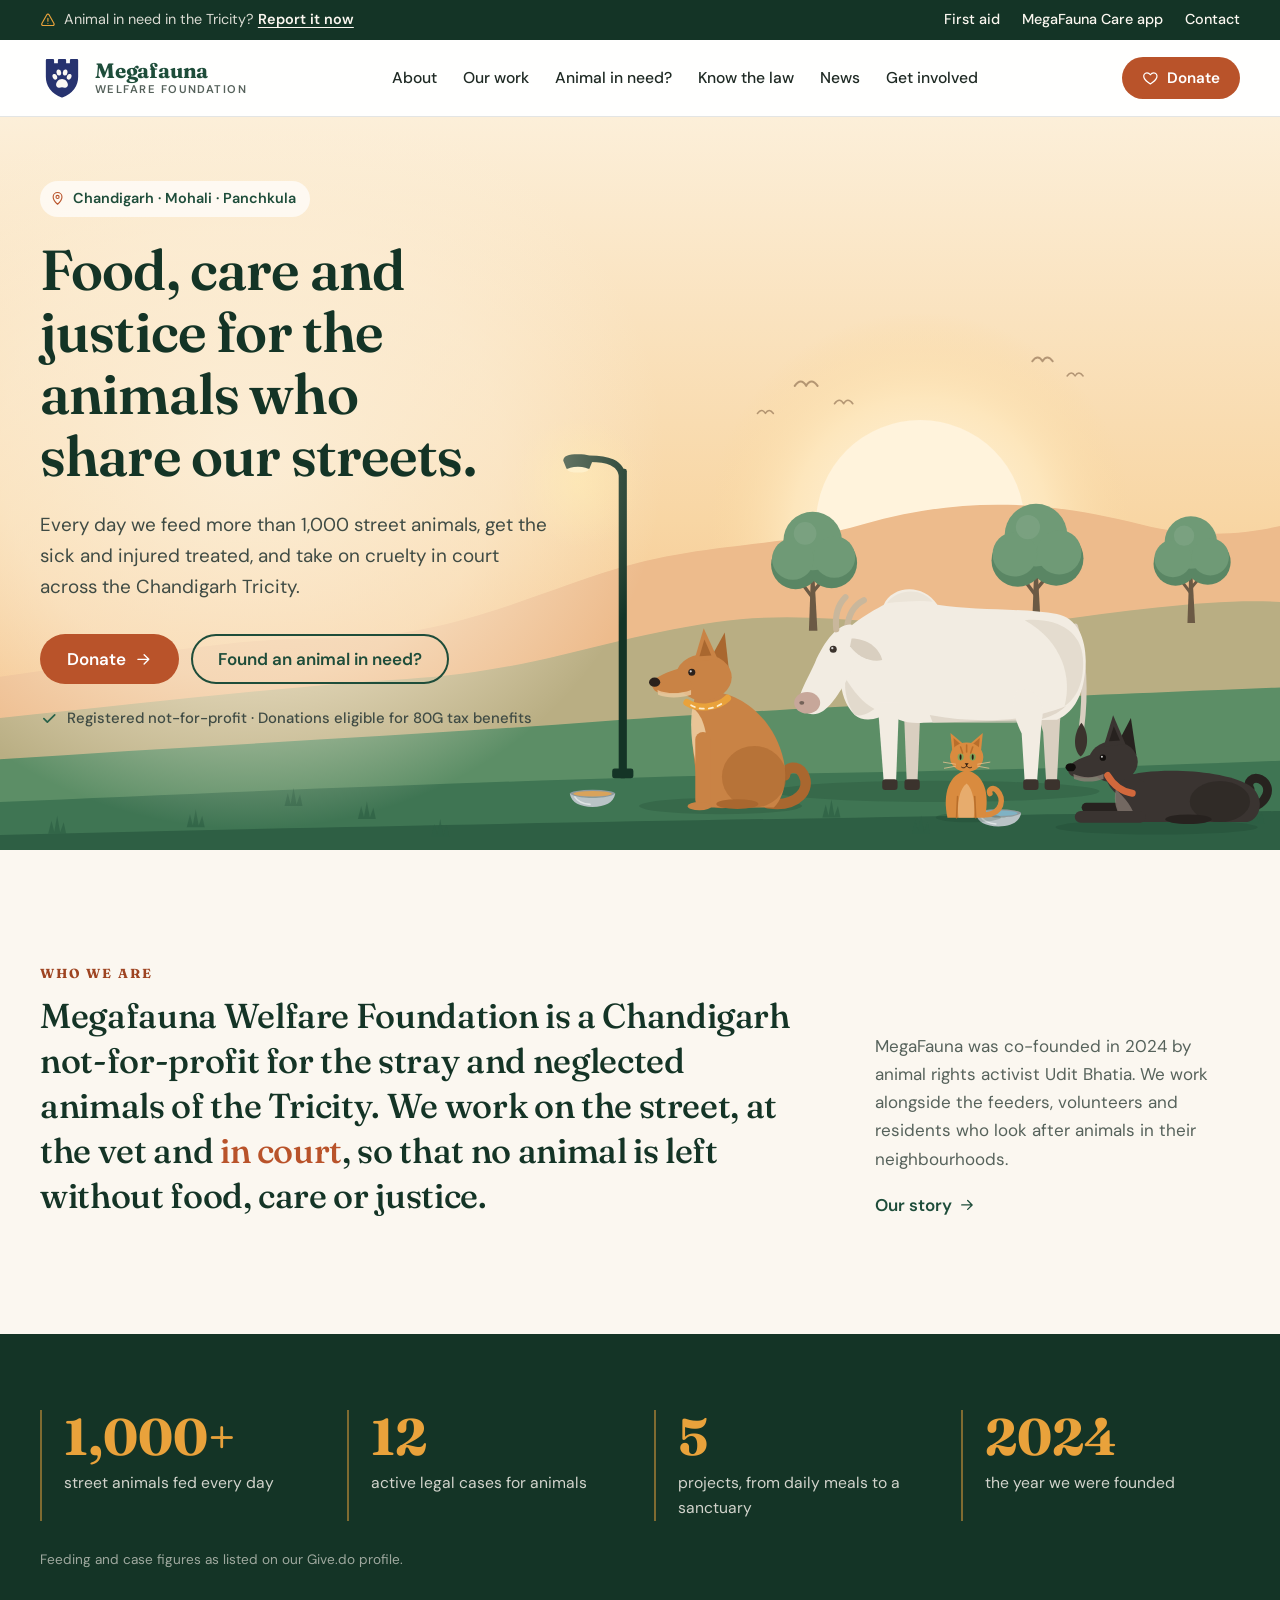
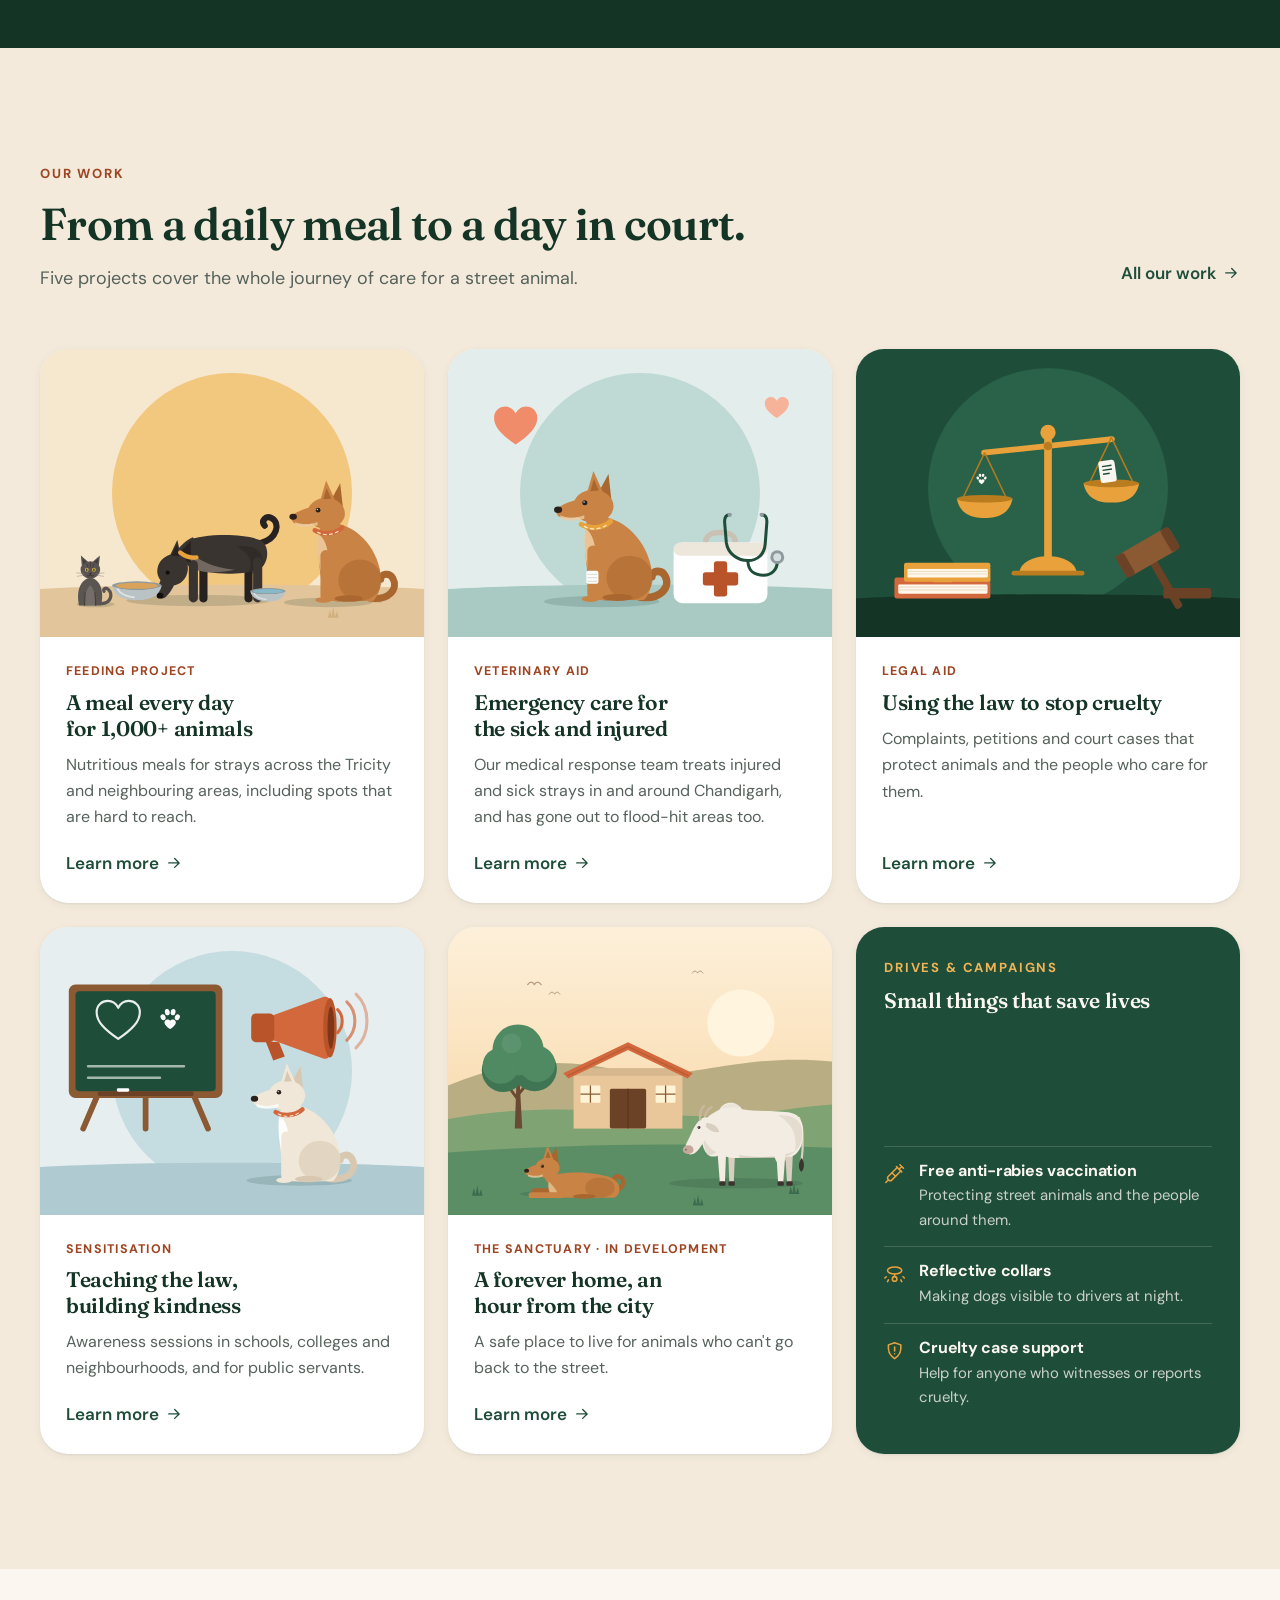
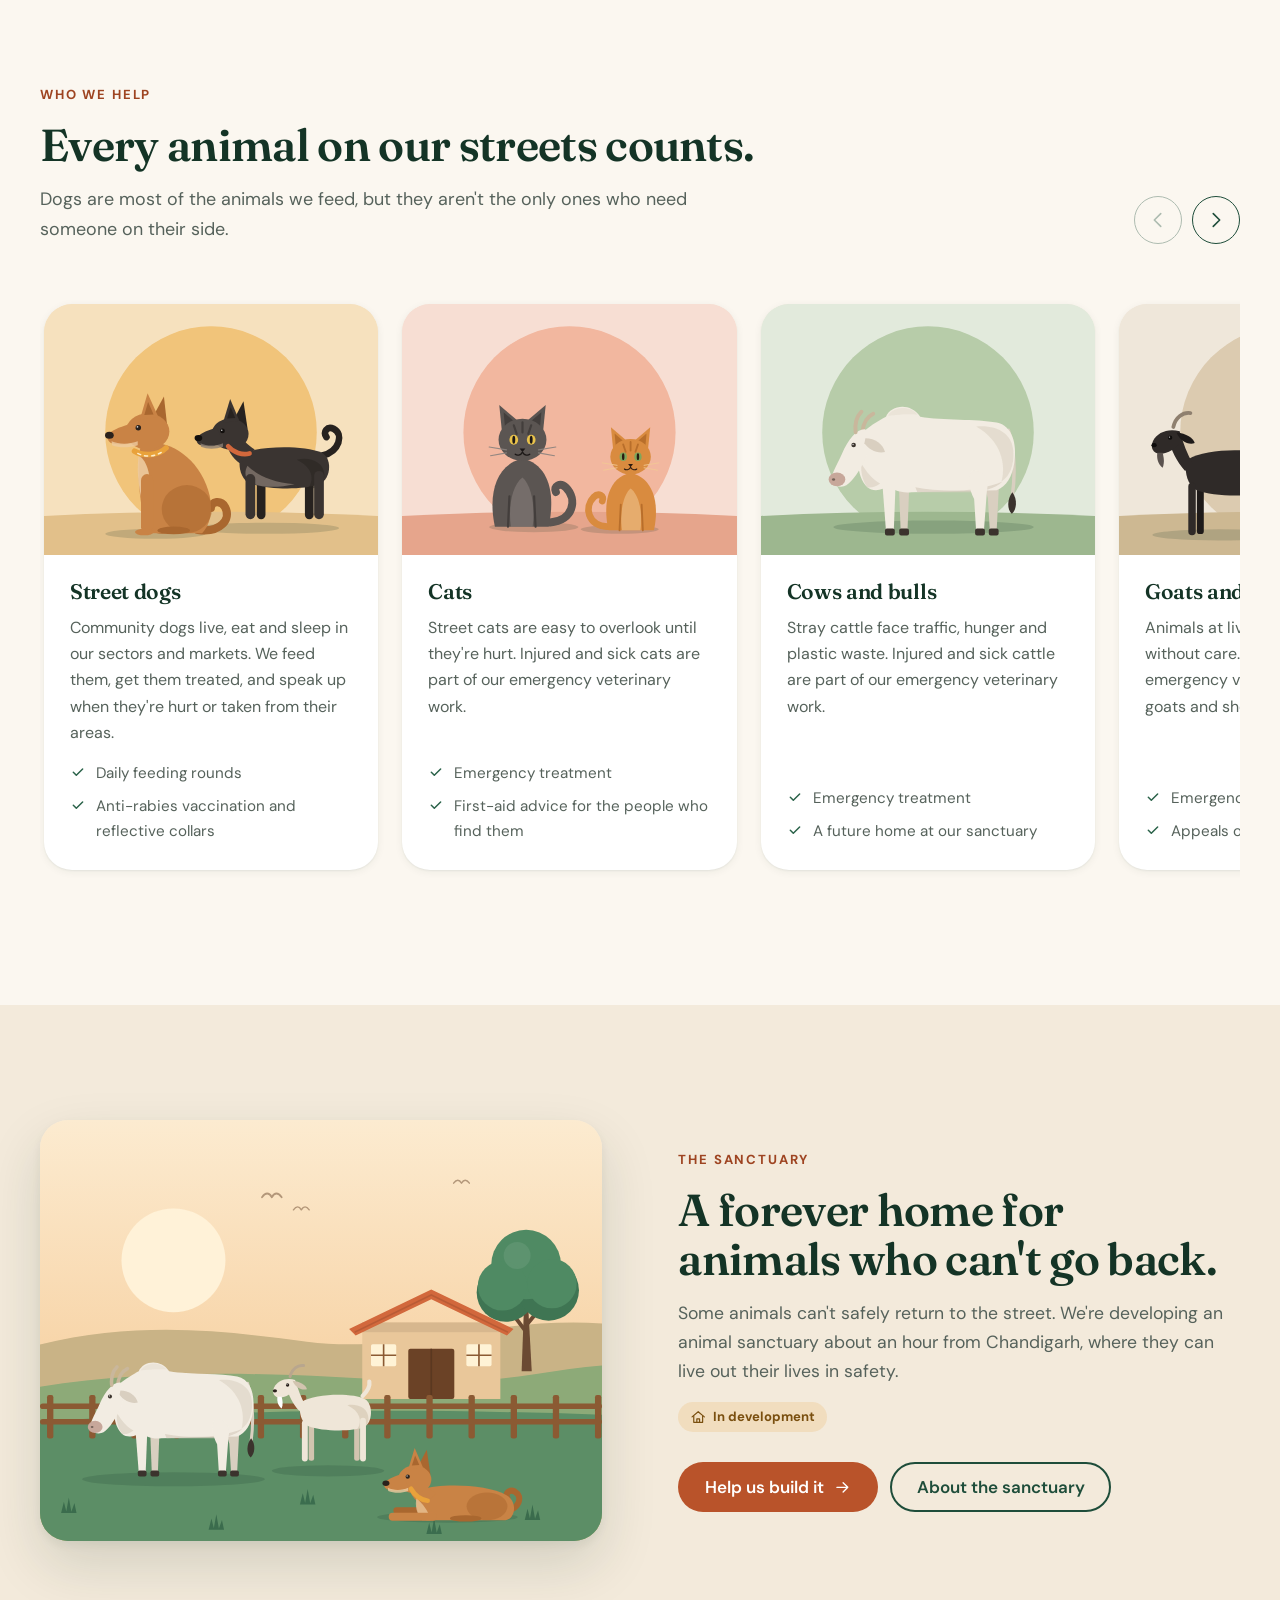
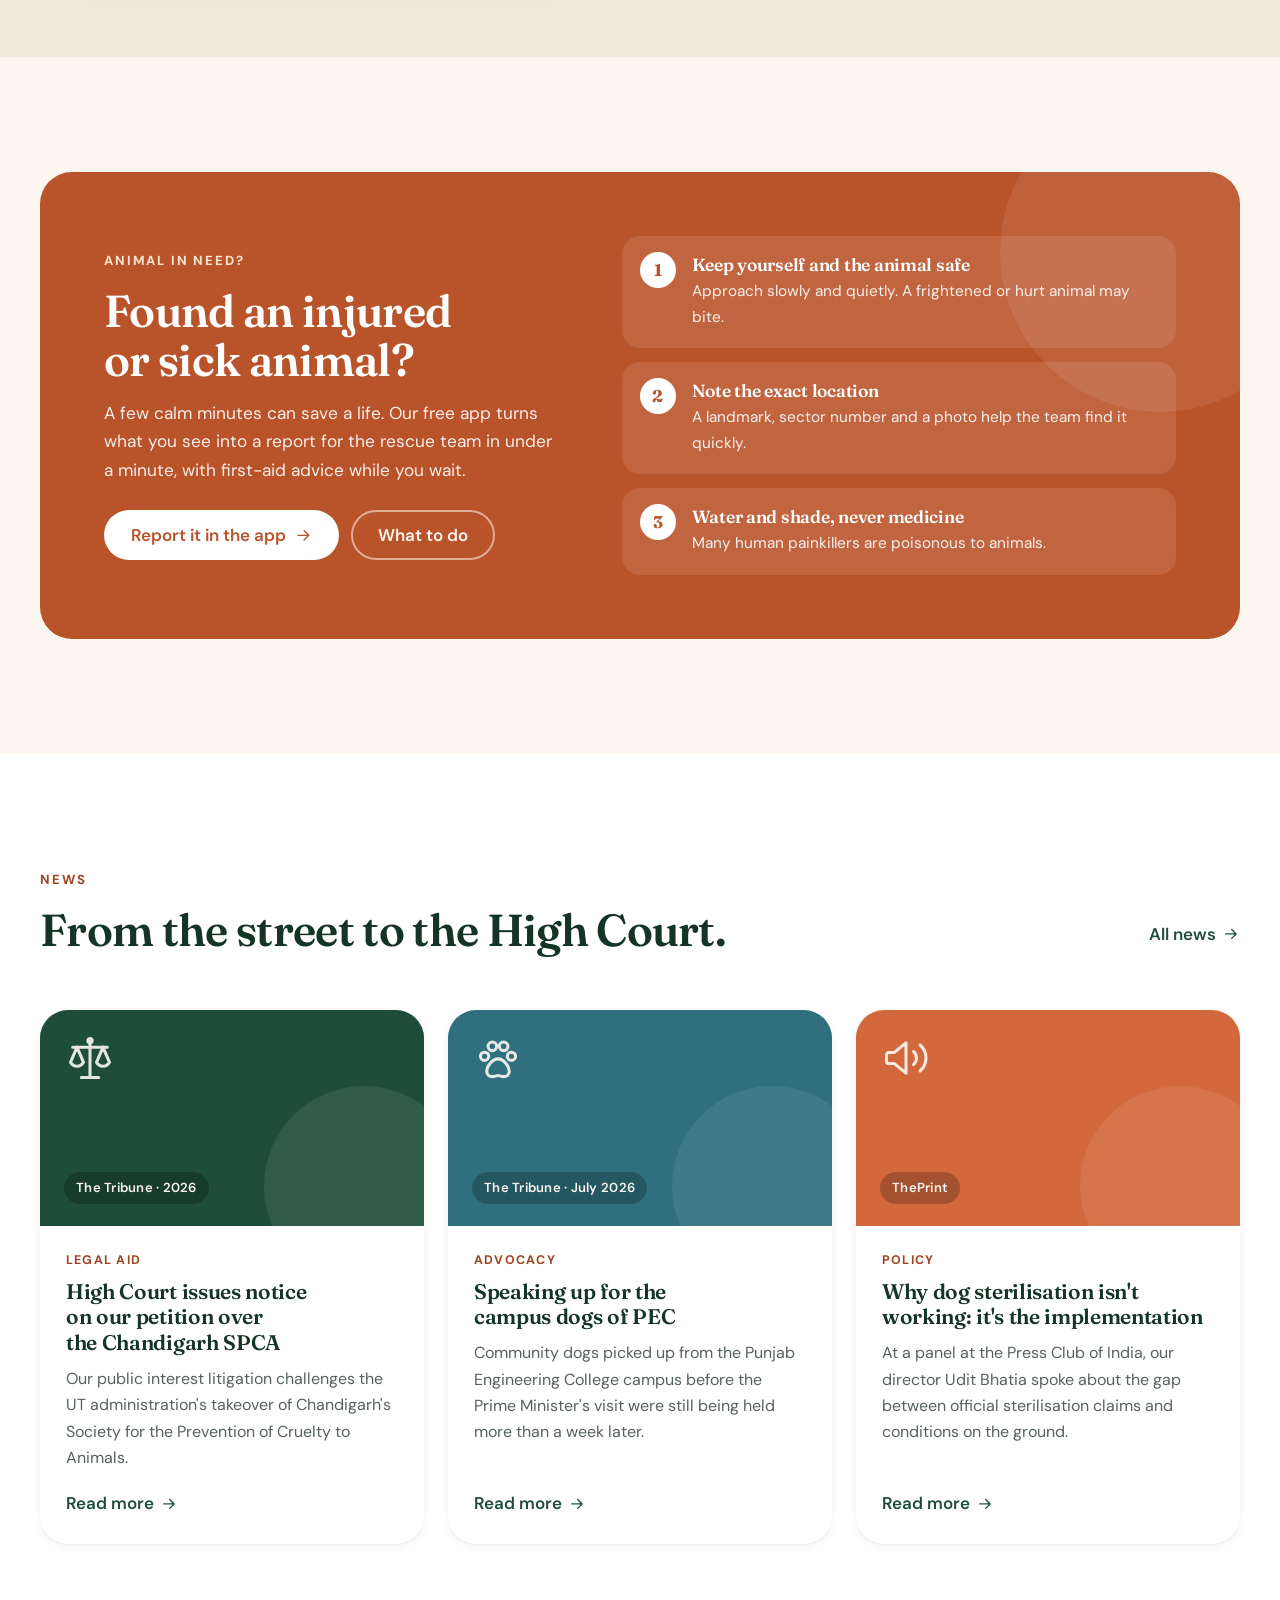
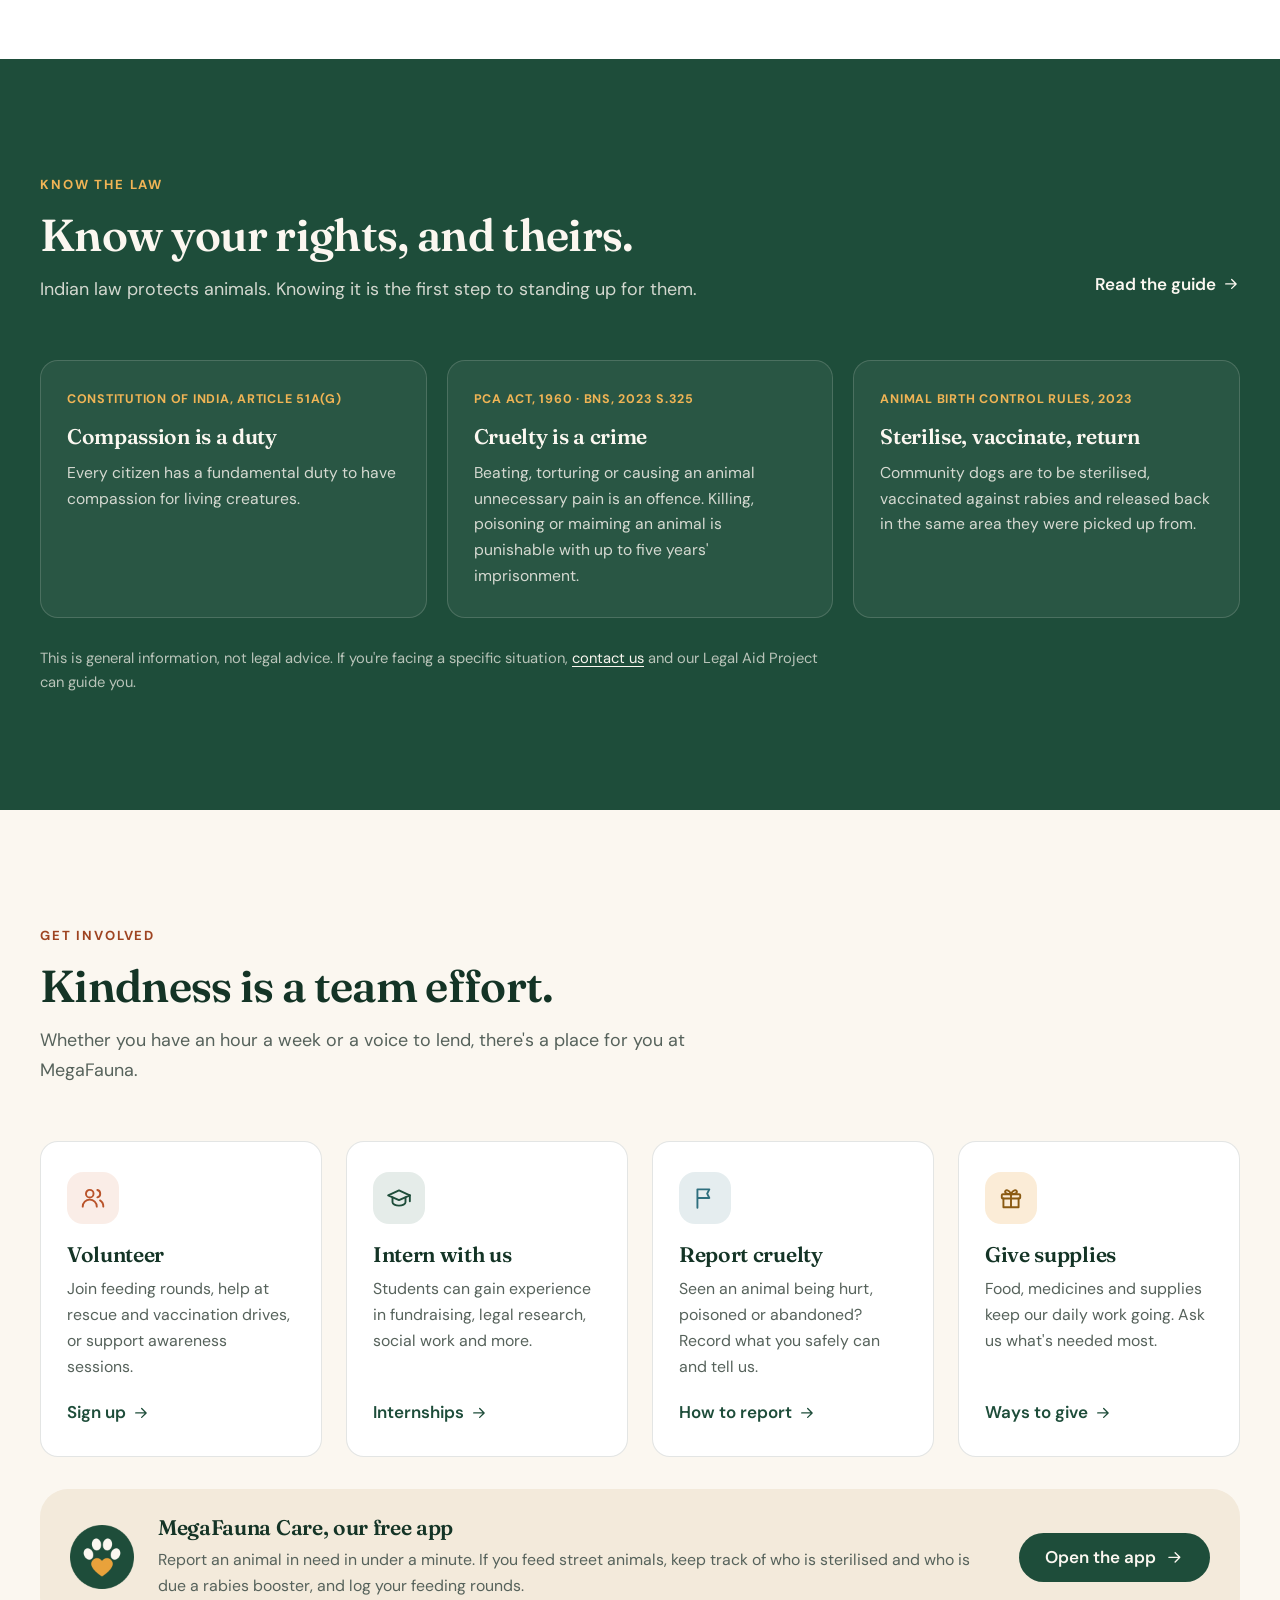
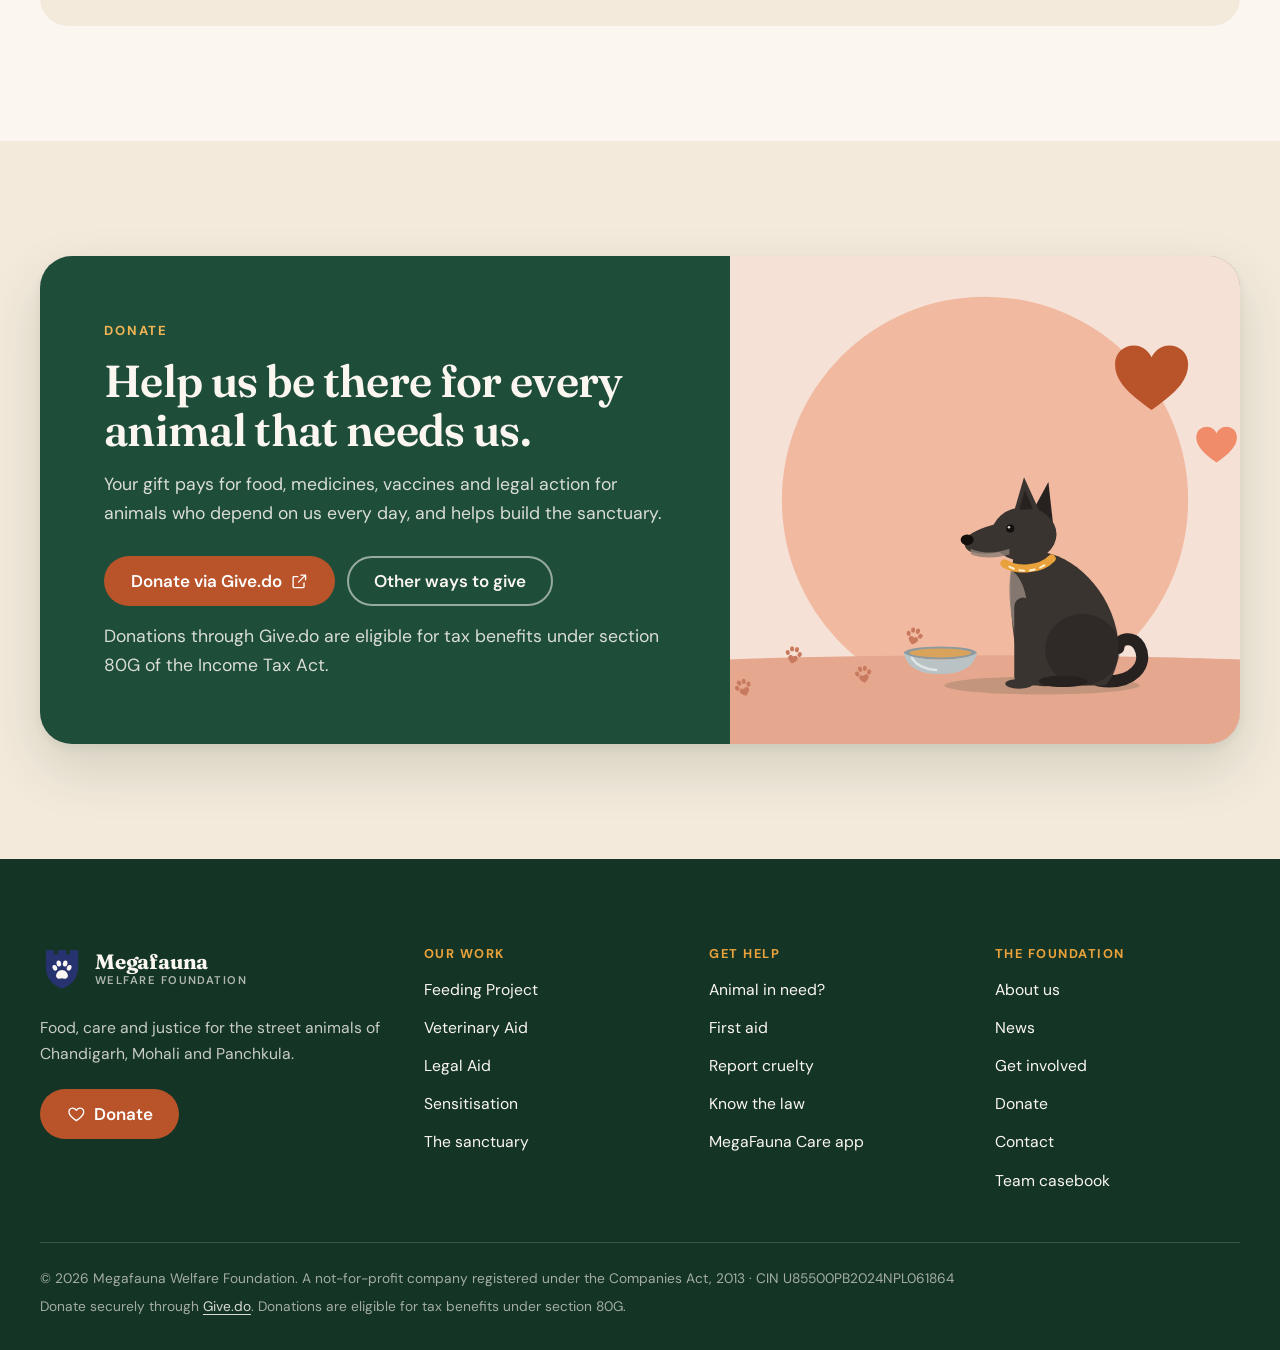
<file: index.html>
<!doctype html>
<html lang="en-IN" class="no-js">
<head>
  <meta charset="utf-8">
  <meta name="viewport" content="width=device-width, initial-scale=1">
  <title>Megafauna Welfare Foundation | Food, care and justice for street animals</title>
  <meta name="description" content="Megafauna Welfare Foundation is a Chandigarh not-for-profit protecting stray and neglected animals across the Tricity through daily feeding, emergency veterinary aid, legal aid and community education.">
  <meta name="theme-color" content="#143426">

  <meta property="og:type" content="website">
  <meta property="og:site_name" content="Megafauna Welfare Foundation">
  <meta property="og:title" content="Megafauna Welfare Foundation">
  <meta property="og:description" content="Megafauna Welfare Foundation is a Chandigarh not-for-profit protecting stray and neglected animals across the Tricity through daily feeding, emergency veterinary aid, legal aid and community education.">
  <meta property="og:url" content="https://megafaunawelfare.github.io/github-pages/">
  <meta property="og:image" content="https://megafaunawelfare.github.io/github-pages/assets/img/og-image.png">
  <meta name="twitter:card" content="summary_large_image">

  <link rel="icon" href="assets/img/logo.svg" type="image/svg+xml">
  <link rel="preconnect" href="https://fonts.googleapis.com">
  <link rel="preconnect" href="https://fonts.gstatic.com" crossorigin>
  <link rel="stylesheet" href="https://fonts.googleapis.com/css2?family=DM+Sans:opsz,wght@9..40,400;9..40,500;9..40,600;9..40,700&family=Fraunces:opsz,wght@9..144,500;9..144,600;9..144,700&display=swap">
  <link rel="stylesheet" href="assets/css/styles.css">
  <script>document.documentElement.classList.replace('no-js', 'js');</script>
  <script type="application/ld+json">{"@context":"https://schema.org","@type":"NGO","name":"Megafauna Welfare Foundation","alternateName":"MegaFauna","url":"https://megafaunawelfare.github.io/github-pages/","logo":"https://megafaunawelfare.github.io/github-pages/assets/img/logo.svg","description":"A not-for-profit company in Chandigarh protecting stray and neglected animals through feeding, emergency veterinary care, legal aid and community sensitisation.","foundingDate":"2024-06-21","areaServed":["Chandigarh","Mohali","Panchkula"],"sameAs":["https://give.do/ngos/megafauna-welfare-foundation"]}</script>
</head>
<body>
  <!-- Icon sprite: referenced below with <use href="#i-name"> -->
  <svg width="0" height="0" style="position:absolute" aria-hidden="true">
    <defs>
      <symbol id="i-arrow" viewBox="0 0 24 24"><path d="M5 12h14M13 6l6 6-6 6"/></symbol>
      <symbol id="i-external" viewBox="0 0 24 24"><path d="M14 4h6v6M20 4l-9 9"/><path d="M18 14v5a1 1 0 0 1-1 1H5a1 1 0 0 1-1-1V7a1 1 0 0 1 1-1h5"/></symbol>
      <symbol id="i-menu" viewBox="0 0 24 24"><path d="M4 7h16M4 12h16M4 17h16"/></symbol>
      <symbol id="i-close" viewBox="0 0 24 24"><path d="M6 6l12 12M18 6 6 18"/></symbol>
      <symbol id="i-check" viewBox="0 0 24 24"><path d="m5 12.5 4.5 4.5L19 7.5"/></symbol>
      <symbol id="i-x" viewBox="0 0 24 24"><path d="M6 6l12 12M18 6 6 18"/></symbol>
      <symbol id="i-chevron-left" viewBox="0 0 24 24"><path d="m15 5-7 7 7 7"/></symbol>
      <symbol id="i-chevron-right" viewBox="0 0 24 24"><path d="m9 5 7 7-7 7"/></symbol>
      <symbol id="i-chevron-down" viewBox="0 0 24 24"><path d="m5 9 7 7 7-7"/></symbol>
      <symbol id="i-alert" viewBox="0 0 24 24"><path d="M10.3 4.2 2.8 17.5a2 2 0 0 0 1.7 3h15a2 2 0 0 0 1.7-3L13.7 4.2a2 2 0 0 0-3.4 0Z"/><path d="M12 9.5V14M12 17v.01"/></symbol>
      <symbol id="i-info" viewBox="0 0 24 24"><circle cx="12" cy="12" r="8.5"/><path d="M12 11v5.5M12 7.8v.01"/></symbol>
      <symbol id="i-pin" viewBox="0 0 24 24"><path d="M12 21s-7-6.2-7-11.5a7 7 0 0 1 14 0C19 14.8 12 21 12 21Z"/><circle cx="12" cy="9.5" r="2.5"/></symbol>
      <symbol id="i-mail" viewBox="0 0 24 24"><rect x="3" y="5" width="18" height="14" rx="2"/><path d="m3.5 6.5 8.5 7 8.5-7"/></symbol>
      <symbol id="i-phone" viewBox="0 0 24 24"><path d="M6.5 3.5h3l1.5 4-2 1.5a11 11 0 0 0 6 6l1.5-2 4 1.5v3a2 2 0 0 1-2 2A16 16 0 0 1 4.5 5.5a2 2 0 0 1 2-2Z"/></symbol>
      <symbol id="i-chat" viewBox="0 0 24 24"><path d="M20 15a2 2 0 0 1-2 2H8l-4 3.5V6a2 2 0 0 1 2-2h12a2 2 0 0 1 2 2Z"/><path d="M8.5 9h7M8.5 12.5h4.5"/></symbol>
      <symbol id="i-camera" viewBox="0 0 24 24"><path d="M4 8.5A1.5 1.5 0 0 1 5.5 7h2.3l1.4-2h5.6l1.4 2h2.3A1.5 1.5 0 0 1 20 8.5v9a1.5 1.5 0 0 1-1.5 1.5h-13A1.5 1.5 0 0 1 4 17.5Z"/><circle cx="12" cy="12.8" r="3.3"/></symbol>
      <symbol id="i-heart" viewBox="0 0 24 24"><path d="M12 20s-7.5-4.6-9.2-9.3C1.6 7.3 3.8 4 7.2 4c2 0 3.6 1.1 4.8 2.8C13.2 5.1 14.8 4 16.8 4c3.4 0 5.6 3.3 4.4 6.7C19.5 15.4 12 20 12 20Z"/></symbol>
      <symbol id="i-paw" viewBox="0 0 24 24"><circle cx="5.8" cy="11.2" r="1.9"/><circle cx="9.4" cy="6.6" r="2"/><circle cx="14.6" cy="6.6" r="2"/><circle cx="18.2" cy="11.2" r="1.9"/><path d="M12 12.4c-2.7 0-5.2 3.4-5.2 5.8 0 1.6 1.2 2.4 2.7 2.4 1 0 1.6-.5 2.5-.5s1.5.5 2.5.5c1.5 0 2.7-.8 2.7-2.4 0-2.4-2.5-5.8-5.2-5.8Z"/></symbol>
      <symbol id="i-bowl" viewBox="0 0 24 24"><path d="M3 12h18a9 7 0 0 1-18 0Z"/><path d="M8 20h8"/><path d="M9 4c0 1.5 1.5 1.5 1.5 3M13.5 4c0 1.5 1.5 1.5 1.5 3"/></symbol>
      <symbol id="i-vet" viewBox="0 0 24 24"><path d="M12 21s-7-4.5-7-11V5.5L12 3l7 2.5V10c0 6.5-7 11-7 11Z"/><path d="M12 8v6M9 11h6"/></symbol>
      <symbol id="i-aid" viewBox="0 0 24 24"><rect x="3.5" y="3.5" width="17" height="17" rx="4.5"/><path d="M12 8v8M8 12h8"/></symbol>
      <symbol id="i-scale" viewBox="0 0 24 24"><path d="M12 4v17M8 21h8M4 7h16"/><path d="M6 7l-3 7a3.4 3.4 0 0 0 6 0L6 7ZM18 7l-3 7a3.4 3.4 0 0 0 6 0l-3-7Z"/><circle cx="12" cy="4" r="1"/></symbol>
      <symbol id="i-megaphone" viewBox="0 0 24 24"><path d="M3 10.5v3a1 1 0 0 0 1 1h2.5L12 19V5L6.5 9.5H4a1 1 0 0 0-1 1Z"/><path d="M15.5 9a4 4 0 0 1 0 6M18.5 6a8 8 0 0 1 0 12"/></symbol>
      <symbol id="i-home" viewBox="0 0 24 24"><path d="M3 11.5 12 4l9 7.5"/><path d="M5.5 10v9.5h13V10"/><path d="M10 19.5v-5h4v5"/></symbol>
      <symbol id="i-syringe" viewBox="0 0 24 24"><path d="m18 2 4 4M17 7l3-3"/><path d="M19 9 8.7 19.3a2.4 2.4 0 0 1-3.4 0l-.6-.6a2.4 2.4 0 0 1 0-3.4L15 5"/><path d="m9 11 4 4M5 19l-3 3M14 4l6 6"/></symbol>
      <symbol id="i-collar" viewBox="0 0 24 24"><ellipse cx="12" cy="8.5" rx="8" ry="4"/><path d="M12 12.5v2.5"/><circle cx="12" cy="18" r="2.6"/><path d="M2.5 15.5 1 17M21.5 15.5 23 17M5 19l-1 2M19 19l1 2"/></symbol>
      <symbol id="i-shield" viewBox="0 0 24 24"><path d="M12 21s-7-4.5-7-11V5.5L12 3l7 2.5V10c0 6.5-7 11-7 11Z"/><path d="M12 8v4.5M12 15.5v.01"/></symbol>
      <symbol id="i-users" viewBox="0 0 24 24"><circle cx="9" cy="8" r="3.5"/><path d="M2.5 20a6.5 6.5 0 0 1 13 0"/><path d="M16 4.6a3.5 3.5 0 0 1 0 6.8M18.5 14.2A6.5 6.5 0 0 1 21.5 20"/></symbol>
      <symbol id="i-flag" viewBox="0 0 24 24"><path d="M5 21V4M5 4h11l-2 4 2 4H5"/></symbol>
      <symbol id="i-share" viewBox="0 0 24 24"><circle cx="18" cy="5" r="2.5"/><circle cx="6" cy="12" r="2.5"/><circle cx="18" cy="19" r="2.5"/><path d="m8.2 10.8 7.6-4.6M8.2 13.2l7.6 4.6"/></symbol>
      <symbol id="i-gift" viewBox="0 0 24 24"><rect x="3.5" y="8.5" width="17" height="4" rx="1"/><path d="M5 12.5v8h14v-8M12 8.5v12"/><path d="M12 8.5C10.5 4.5 7 4 6.6 6s2.4 2.5 5.4 2.5ZM12 8.5c1.5-4 5-4.5 5.4-2.5s-2.4 2.5-5.4 2.5Z"/></symbol>
      <symbol id="i-school" viewBox="0 0 24 24"><path d="M2 9.5 12 5l10 4.5-10 4.5L2 9.5Z"/><path d="M6 11.5V16c0 1.5 2.7 3 6 3s6-1.5 6-3v-4.5"/><path d="M22 9.5V15"/></symbol>
      <symbol id="i-news" viewBox="0 0 24 24"><path d="M4 5.5h13v12.5a2 2 0 0 0 2 2H6a2 2 0 0 1-2-2Z"/><path d="M17 9h3v9a2 2 0 0 1-4 0"/><path d="M7 9h7M7 12.5h7M7 16h4"/></symbol>
      <symbol id="i-receipt" viewBox="0 0 24 24"><path d="M6 3h12v18l-3-2-3 2-3-2-3 2Z"/><path d="M9 8h6M9 12h6M9 16h3"/></symbol>
      <symbol id="i-building" viewBox="0 0 24 24"><path d="M4 21V5.5L12 3l8 2.5V21"/><path d="M9 21v-4h6v4M8 8.5h.01M12 8.5h.01M16 8.5h.01M8 12.5h.01M12 12.5h.01M16 12.5h.01"/></symbol>
      <symbol id="i-calendar" viewBox="0 0 24 24"><rect x="3.5" y="5" width="17" height="15.5" rx="2.5"/><path d="M3.5 9.5h17M8 3v4M16 3v4"/></symbol>
      <symbol id="i-book" viewBox="0 0 24 24"><path d="M12 6.5C10.3 5.2 7.9 4.5 4 4.5v14c3.9 0 6.3.7 8 2 1.7-1.3 4.1-2 8-2v-14c-3.9 0-6.3.7-8 2Z"/><path d="M12 6.5v14"/></symbol>
      <symbol id="i-rain" viewBox="0 0 24 24"><path d="M7 15.5a4.5 4.5 0 1 1 .9-8.9A5.5 5.5 0 0 1 18.5 9a3.3 3.3 0 0 1-.5 6.5Z"/><path d="M8.5 18.5 7.5 21M12.5 18.5l-1 2.5M16.5 18.5l-1 2.5"/></symbol>
      <symbol id="i-kite" viewBox="0 0 24 24"><path d="M12 2.5 18 9.5l-6 7-6-7Z"/><path d="M6 9.5h12M12 2.5v14"/><path d="M12 16.5c0 2-2.5 2.2-2.5 4.5"/></symbol>
      <symbol id="i-ear" viewBox="0 0 24 24"><path d="M4.5 20 9.3 3.8l2.9 5.4 2.2-3.3L19.5 20Z"/><path d="M8.5 16.5c1.5-.8 3.5-.8 5 0"/></symbol>
      <symbol id="i-app" viewBox="0 0 24 24"><rect x="6" y="2.5" width="12" height="19" rx="2.5"/><path d="M10.5 18.5h3"/></symbol>
    </defs>
  </svg>

  <a class="skip-link" href="#main">Skip to content</a>

  <aside class="topbar" aria-label="Animal emergencies">
    <div class="container topbar-inner">
      <p class="topbar-alert"><svg class="icon" aria-hidden="true"><use href="#i-alert"/></svg> <span>Animal in need in the Tricity? <a href="app/#report">Report it now</a></span></p>
      <nav class="topbar-links" aria-label="Quick links">
        <a href="help.html#first-aid">First aid</a>
        <a href="app/">MegaFauna Care app</a>
        <a href="contact.html">Contact</a>
      </nav>
    </div>
  </aside>

  <header class="site-header">
    <div class="container header-inner">
      <a class="brand" href="./" aria-label="Megafauna Welfare Foundation, home">
        <img src="assets/img/logo.svg" alt="" width="44" height="44">
        <span class="brand-text">
          <span class="brand-name">Megafauna</span>
          <span class="brand-sub">Welfare Foundation</span>
        </span>
      </a>

      <nav class="site-nav" id="site-nav" aria-label="Main">
        <ul>
          <li><a href="about.html">About</a></li>
          <li><a href="work.html">Our work</a></li>
          <li><a href="help.html">Animal in need?</a></li>
          <li><a href="law.html">Know the law</a></li>
          <li><a href="news.html">News</a></li>
          <li><a href="get-involved.html">Get involved</a></li>
          <li class="nav-extra"><a href="contact.html">Contact</a></li>
        </ul>
        <a class="btn btn-accent nav-extra" href="donate.html"><svg class="icon" aria-hidden="true"><use href="#i-heart"/></svg> Donate</a>
      </nav>

      <div class="nav-actions">
        <a class="btn btn-accent btn-sm btn-donate-top" href="donate.html"><svg class="icon" aria-hidden="true"><use href="#i-heart"/></svg> Donate</a>
        <button class="nav-toggle" type="button" aria-expanded="false" aria-controls="site-nav">
          <svg class="icon icon-open" aria-hidden="true"><use href="#i-menu"/></svg>
          <svg class="icon icon-close" aria-hidden="true"><use href="#i-close"/></svg>
          <span class="visually-hidden">Menu</span>
        </button>
      </div>
    </div>
  </header>

  <main id="main">
    <!-- Hero -->
    <section class="hero" aria-labelledby="hero-title">
      <figure class="hero-media">
        <img src="assets/img/illustrations/hero.svg" alt="" width="1600" height="900" fetchpriority="high">
      </figure>
      <div class="container hero-inner">
        <div class="hero-copy">
          <p class="eyebrow"><svg class="icon" aria-hidden="true"><use href="#i-pin"/></svg> Chandigarh &middot; Mohali &middot; Panchkula</p>
          <h1 id="hero-title">Food, care and justice for the animals who share our streets.</h1>
          <p class="lead">Every day we feed more than 1,000 street animals, get the sick and injured treated, and take on cruelty in court across the Chandigarh Tricity.</p>
          <div class="hero-actions">
            <a class="btn btn-accent" href="donate.html">Donate <svg class="icon icon-move" aria-hidden="true"><use href="#i-arrow"/></svg></a>
            <a class="btn btn-ghost" href="help.html">Found an animal in need?</a>
          </div>
          <p class="hero-note"><svg class="icon" aria-hidden="true"><use href="#i-check"/></svg> Registered not-for-profit &middot; Donations eligible for 80G tax benefits</p>
        </div>
      </div>
    </section>

    <!-- Who we are -->
    <section class="section" aria-labelledby="intro-title">
      <div class="container statement">
        <div class="reveal">
          <h2 class="kicker" id="intro-title">Who we are</h2>
          <p class="statement-text">Megafauna Welfare Foundation is a Chandigarh not-for-profit for the stray and neglected animals of the Tricity. We work on the street, at the vet and <em>in court</em>, so that no animal is left without food, care or justice.</p>
        </div>
        <div class="statement-side reveal">
          <p>MegaFauna was co-founded in 2024 by animal rights activist Udit Bhatia. We work alongside the feeders, volunteers and residents who look after animals in their neighbourhoods.</p>
          <a class="link-arrow" href="about.html">Our story <svg class="icon icon-move" aria-hidden="true"><use href="#i-arrow"/></svg></a>
        </div>
      </div>
    </section>

    <!-- Numbers -->
    <section class="stats" aria-label="Our work in numbers">
      <div class="container">
        <dl class="stats-grid">
          <div class="stat reveal"><dt>street animals fed every day</dt><dd>1,000+</dd></div>
          <div class="stat reveal"><dt>active legal cases for animals</dt><dd>12</dd></div>
          <div class="stat reveal"><dt>projects, from daily meals to a sanctuary</dt><dd>5</dd></div>
          <div class="stat reveal"><dt>the year we were founded</dt><dd>2024</dd></div>
        </dl>
        <p class="stats-note">Feeding and case figures as listed on our Give.do profile.</p>
      </div>
    </section>

    <!-- Our work -->
    <section class="section section--sand" aria-labelledby="work-title">
      <div class="container">
        <div class="section-head section-head--split reveal">
          <div>
            <p class="kicker">Our work</p>
            <h2 id="work-title">From a daily meal to a day in court.</h2>
            <p>Five projects cover the whole journey of care for a street animal.</p>
          </div>
          <a class="link-arrow" href="work.html">All our work <svg class="icon icon-move" aria-hidden="true"><use href="#i-arrow"/></svg></a>
        </div>

        <div class="card-grid">
          <article class="card reveal">
            <figure class="card-media"><img src="assets/img/illustrations/feeding.svg" alt="" width="800" height="600" loading="lazy"></figure>
            <div class="card-body">
              <p class="card-tag">Feeding Project</p>
              <h3><a href="work.html#feeding">A meal every day for 1,000+ animals</a></h3>
              <p>Nutritious meals for strays across the Tricity and neighbouring areas, including spots that are hard to reach.</p>
              <span class="link-arrow">Learn more <svg class="icon icon-move" aria-hidden="true"><use href="#i-arrow"/></svg></span>
            </div>
          </article>
          <article class="card reveal">
            <figure class="card-media"><img src="assets/img/illustrations/vet.svg" alt="" width="800" height="600" loading="lazy"></figure>
            <div class="card-body">
              <p class="card-tag">Veterinary Aid</p>
              <h3><a href="work.html#veterinary">Emergency care for the sick and injured</a></h3>
              <p>Our medical response team treats injured and sick strays in and around Chandigarh, and has gone out to flood-hit areas too.</p>
              <span class="link-arrow">Learn more <svg class="icon icon-move" aria-hidden="true"><use href="#i-arrow"/></svg></span>
            </div>
          </article>
          <article class="card reveal">
            <figure class="card-media"><img src="assets/img/illustrations/legal.svg" alt="" width="800" height="600" loading="lazy"></figure>
            <div class="card-body">
              <p class="card-tag">Legal Aid</p>
              <h3><a href="work.html#legal">Using the law to stop cruelty</a></h3>
              <p>Complaints, petitions and court cases that protect animals and the people who care for them.</p>
              <span class="link-arrow">Learn more <svg class="icon icon-move" aria-hidden="true"><use href="#i-arrow"/></svg></span>
            </div>
          </article>
          <article class="card reveal">
            <figure class="card-media"><img src="assets/img/illustrations/sensitisation.svg" alt="" width="800" height="600" loading="lazy"></figure>
            <div class="card-body">
              <p class="card-tag">Sensitisation</p>
              <h3><a href="work.html#sensitisation">Teaching the law, building kindness</a></h3>
              <p>Awareness sessions in schools, colleges and neighbourhoods, and for public servants.</p>
              <span class="link-arrow">Learn more <svg class="icon icon-move" aria-hidden="true"><use href="#i-arrow"/></svg></span>
            </div>
          </article>
          <article class="card reveal">
            <figure class="card-media"><img src="assets/img/illustrations/sanctuary.svg" alt="" width="800" height="600" loading="lazy"></figure>
            <div class="card-body">
              <p class="card-tag">The sanctuary &middot; In development</p>
              <h3><a href="work.html#sanctuary">A forever home, an hour from the city</a></h3>
              <p>A safe place to live for animals who can't go back to the street.</p>
              <span class="link-arrow">Learn more <svg class="icon icon-move" aria-hidden="true"><use href="#i-arrow"/></svg></span>
            </div>
          </article>
          <article class="card card--text reveal">
            <div>
              <p class="kicker kicker--light">Drives &amp; campaigns</p>
              <h3>Small things that save lives</h3>
            </div>
            <ul class="mini-list">
              <li><svg class="icon" aria-hidden="true"><use href="#i-syringe"/></svg><div><h4>Free anti-rabies vaccination</h4><p>Protecting street animals and the people around them.</p></div></li>
              <li><svg class="icon" aria-hidden="true"><use href="#i-collar"/></svg><div><h4>Reflective collars</h4><p>Making dogs visible to drivers at night.</p></div></li>
              <li><svg class="icon" aria-hidden="true"><use href="#i-shield"/></svg><div><h4>Cruelty case support</h4><p>Help for anyone who witnesses or reports cruelty.</p></div></li>
            </ul>
          </article>
        </div>
      </div>
    </section>

    <!-- Who we help -->
    <section class="section" aria-labelledby="who-title">
      <div class="container" data-rail>
        <div class="section-head section-head--split reveal">
          <div>
            <p class="kicker">Who we help</p>
            <h2 id="who-title">Every animal on our streets counts.</h2>
            <p>Dogs are most of the animals we feed, but they aren't the only ones who need someone on their side.</p>
          </div>
          <div class="rail-controls">
            <button class="rail-btn" type="button" data-rail-prev aria-label="Previous animals"><svg class="icon" aria-hidden="true"><use href="#i-chevron-left"/></svg></button>
            <button class="rail-btn" type="button" data-rail-next aria-label="More animals"><svg class="icon" aria-hidden="true"><use href="#i-chevron-right"/></svg></button>
          </div>
        </div>

        <ul class="rail" tabindex="0" aria-label="Animals we help">
          <li>
            <article class="card card--static">
              <figure class="card-media"><img src="assets/img/illustrations/dogs.svg" alt="" width="600" height="450"></figure>
              <div class="card-body">
                <h3>Street dogs</h3>
                <p>Community dogs live, eat and sleep in our sectors and markets. We feed them, get them treated, and speak up when they're hurt or taken from their areas.</p>
                <ul class="facts">
                  <li><svg class="icon" aria-hidden="true"><use href="#i-check"/></svg> Daily feeding rounds</li>
                  <li><svg class="icon" aria-hidden="true"><use href="#i-check"/></svg> Anti-rabies vaccination and reflective collars</li>
                </ul>
              </div>
            </article>
          </li>
          <li>
            <article class="card card--static">
              <figure class="card-media"><img src="assets/img/illustrations/cats.svg" alt="" width="600" height="450"></figure>
              <div class="card-body">
                <h3>Cats</h3>
                <p>Street cats are easy to overlook until they're hurt. Injured and sick cats are part of our emergency veterinary work.</p>
                <ul class="facts">
                  <li><svg class="icon" aria-hidden="true"><use href="#i-check"/></svg> Emergency treatment</li>
                  <li><svg class="icon" aria-hidden="true"><use href="#i-check"/></svg> First-aid advice for the people who find them</li>
                </ul>
              </div>
            </article>
          </li>
          <li>
            <article class="card card--static">
              <figure class="card-media"><img src="assets/img/illustrations/cattle.svg" alt="" width="600" height="450"></figure>
              <div class="card-body">
                <h3>Cows and bulls</h3>
                <p>Stray cattle face traffic, hunger and plastic waste. Injured and sick cattle are part of our emergency veterinary work.</p>
                <ul class="facts">
                  <li><svg class="icon" aria-hidden="true"><use href="#i-check"/></svg> Emergency treatment</li>
                  <li><svg class="icon" aria-hidden="true"><use href="#i-check"/></svg> A future home at our sanctuary</li>
                </ul>
              </div>
            </article>
          </li>
          <li>
            <article class="card card--static">
              <figure class="card-media"><img src="assets/img/illustrations/goats.svg" alt="" width="600" height="450"></figure>
              <div class="card-body">
                <h3>Goats and sheep</h3>
                <p>Animals at livestock markets often go without care. We've appealed for emergency veterinary care for the goats and sheep at Bakri Mandi.</p>
                <ul class="facts">
                  <li><svg class="icon" aria-hidden="true"><use href="#i-check"/></svg> Emergency veterinary care</li>
                  <li><svg class="icon" aria-hidden="true"><use href="#i-check"/></svg> Appeals on Give.do</li>
                </ul>
              </div>
            </article>
          </li>
          <li>
            <article class="card card--static">
              <figure class="card-media"><img src="assets/img/illustrations/flood.svg" alt="" width="600" height="450"></figure>
              <div class="card-body">
                <h3>Animals caught in floods</h3>
                <p>When floods hit, animals are left behind. Our veterinary team has gone out to flood-hit areas, including Sultanpur Lodhi in Punjab.</p>
                <ul class="facts">
                  <li><svg class="icon" aria-hidden="true"><use href="#i-check"/></svg> Flood relief</li>
                  <li><svg class="icon" aria-hidden="true"><use href="#i-check"/></svg> Emergency treatment</li>
                </ul>
              </div>
            </article>
          </li>
        </ul>
      </div>
    </section>

    <!-- Sanctuary -->
    <section class="section section--sand" aria-labelledby="sanctuary-title">
      <div class="container feature">
        <figure class="feature-media reveal">
          <img src="assets/img/illustrations/sanctuary-wide.svg" alt="Illustration of a sanctuary meadow with a fence and a shelter, where a cow, a goat and a dog rest" width="800" height="600" loading="lazy">
        </figure>
        <div class="feature-copy reveal">
          <p class="kicker">The sanctuary</p>
          <h2 id="sanctuary-title">A forever home for animals who can't go back.</h2>
          <p>Some animals can't safely return to the street. We're developing an animal sanctuary about an hour from Chandigarh, where they can live out their lives in safety.</p>
          <p><span class="pill"><svg class="icon" aria-hidden="true"><use href="#i-home"/></svg> In development</span></p>
          <div class="hero-actions">
            <a class="btn btn-accent" href="donate.html">Help us build it <svg class="icon icon-move" aria-hidden="true"><use href="#i-arrow"/></svg></a>
            <a class="btn btn-ghost" href="work.html#sanctuary">About the sanctuary</a>
          </div>
        </div>
      </div>
    </section>

    <!-- Animal in need -->
    <section class="section" aria-labelledby="emergency-title">
      <div class="container">
        <div class="alert-band reveal">
          <div class="alert-grid">
            <div class="alert-intro">
              <p class="kicker">Animal in need?</p>
              <h2 id="emergency-title">Found an injured or sick animal?</h2>
              <p>A few calm minutes can save a life. Our free app turns what you see into a report for the rescue team in under a minute, with first-aid advice while you wait.</p>
              <div class="hero-actions">
                <a class="btn btn-white" href="app/#report">Report it in the app <svg class="icon icon-move" aria-hidden="true"><use href="#i-arrow"/></svg></a>
                <a class="btn btn-outline-light" href="help.html">What to do</a>
              </div>
            </div>
            <ol class="alert-steps">
              <li><h3>Keep yourself and the animal safe</h3><p>Approach slowly and quietly. A frightened or hurt animal may bite.</p></li>
              <li><h3>Note the exact location</h3><p>A landmark, sector number and a photo help the team find it quickly.</p></li>
              <li><h3>Water and shade, never medicine</h3><p>Many human painkillers are poisonous to animals.</p></li>
            </ol>
          </div>
        </div>
      </div>
    </section>

    <!-- News -->
    <section class="section section--white" aria-labelledby="news-title">
      <div class="container">
        <div class="section-head section-head--split reveal">
          <div>
            <p class="kicker">News</p>
            <h2 id="news-title">From the street to the High Court.</h2>
          </div>
          <a class="link-arrow" href="news.html">All news <svg class="icon icon-move" aria-hidden="true"><use href="#i-arrow"/></svg></a>
        </div>
        <div class="card-grid">
          <article class="card reveal">
            <div class="news-cover news-cover--legal">
              <svg class="icon" aria-hidden="true"><use href="#i-scale"/></svg>
              <span class="news-source">The Tribune &middot; 2026</span>
            </div>
            <div class="card-body">
              <p class="card-tag">Legal aid</p>
              <h3><a href="news.html#spca">High Court issues notice on our petition over the Chandigarh SPCA</a></h3>
              <p>Our public interest litigation challenges the UT administration's takeover of Chandigarh's Society for the Prevention of Cruelty to Animals.</p>
              <span class="link-arrow">Read more <svg class="icon icon-move" aria-hidden="true"><use href="#i-arrow"/></svg></span>
            </div>
          </article>
          <article class="card reveal">
            <div class="news-cover news-cover--advocacy">
              <svg class="icon" aria-hidden="true"><use href="#i-paw"/></svg>
              <span class="news-source">The Tribune &middot; July 2026</span>
            </div>
            <div class="card-body">
              <p class="card-tag">Advocacy</p>
              <h3><a href="news.html#pec-dogs">Speaking up for the campus dogs of PEC</a></h3>
              <p>Community dogs picked up from the Punjab Engineering College campus before the Prime Minister's visit were still being held more than a week later.</p>
              <span class="link-arrow">Read more <svg class="icon icon-move" aria-hidden="true"><use href="#i-arrow"/></svg></span>
            </div>
          </article>
          <article class="card reveal">
            <div class="news-cover news-cover--field">
              <svg class="icon" aria-hidden="true"><use href="#i-megaphone"/></svg>
              <span class="news-source">ThePrint</span>
            </div>
            <div class="card-body">
              <p class="card-tag">Policy</p>
              <h3><a href="news.html#abc-rules">Why dog sterilisation isn't working: it's the implementation</a></h3>
              <p>At a panel at the Press Club of India, our director Udit Bhatia spoke about the gap between official sterilisation claims and conditions on the ground.</p>
              <span class="link-arrow">Read more <svg class="icon icon-move" aria-hidden="true"><use href="#i-arrow"/></svg></span>
            </div>
          </article>
        </div>
      </div>
    </section>

    <!-- Know the law -->
    <section class="section section--forest" aria-labelledby="law-title">
      <div class="container">
        <div class="section-head section-head--split reveal">
          <div>
            <p class="kicker kicker--light">Know the law</p>
            <h2 id="law-title">Know your rights, and theirs.</h2>
            <p>Indian law protects animals. Knowing it is the first step to standing up for them.</p>
          </div>
          <a class="link-arrow link-arrow--light" href="law.html">Read the guide <svg class="icon icon-move" aria-hidden="true"><use href="#i-arrow"/></svg></a>
        </div>
        <div class="law-grid">
          <article class="law-card reveal">
            <p class="law-ref">Constitution of India, Article 51A(g)</p>
            <h3>Compassion is a duty</h3>
            <p>Every citizen has a fundamental duty to have compassion for living creatures.</p>
          </article>
          <article class="law-card reveal">
            <p class="law-ref">PCA Act, 1960 &middot; BNS, 2023 s.325</p>
            <h3>Cruelty is a crime</h3>
            <p>Beating, torturing or causing an animal unnecessary pain is an offence. Killing, poisoning or maiming an animal is punishable with up to five years' imprisonment.</p>
          </article>
          <article class="law-card reveal">
            <p class="law-ref">Animal Birth Control Rules, 2023</p>
            <h3>Sterilise, vaccinate, return</h3>
            <p>Community dogs are to be sterilised, vaccinated against rabies and released back in the same area they were picked up from.</p>
          </article>
        </div>
        <p class="law-note">This is general information, not legal advice. If you're facing a specific situation, <a href="contact.html?topic=Legal%20help">contact us</a> and our Legal Aid Project can guide you.</p>
      </div>
    </section>

    <!-- Get involved -->
    <section class="section" aria-labelledby="involved-title">
      <div class="container">
        <div class="section-head reveal">
          <p class="kicker">Get involved</p>
          <h2 id="involved-title">Kindness is a team effort.</h2>
          <p>Whether you have an hour a week or a voice to lend, there's a place for you at MegaFauna.</p>
        </div>
        <div class="card-grid card-grid--4">
          <a class="involve-card reveal" href="get-involved.html#volunteer">
            <span class="involve-icon"><svg class="icon" aria-hidden="true"><use href="#i-users"/></svg></span>
            <h3>Volunteer</h3>
            <p>Join feeding rounds, help at rescue and vaccination drives, or support awareness sessions.</p>
            <span class="link-arrow">Sign up <svg class="icon icon-move" aria-hidden="true"><use href="#i-arrow"/></svg></span>
          </a>
          <a class="involve-card reveal" href="get-involved.html#internships">
            <span class="involve-icon involve-icon--green"><svg class="icon" aria-hidden="true"><use href="#i-school"/></svg></span>
            <h3>Intern with us</h3>
            <p>Students can gain experience in fundraising, legal research, social work and more.</p>
            <span class="link-arrow">Internships <svg class="icon icon-move" aria-hidden="true"><use href="#i-arrow"/></svg></span>
          </a>
          <a class="involve-card reveal" href="help.html#cruelty">
            <span class="involve-icon involve-icon--sky"><svg class="icon" aria-hidden="true"><use href="#i-flag"/></svg></span>
            <h3>Report cruelty</h3>
            <p>Seen an animal being hurt, poisoned or abandoned? Record what you safely can and tell us.</p>
            <span class="link-arrow">How to report <svg class="icon icon-move" aria-hidden="true"><use href="#i-arrow"/></svg></span>
          </a>
          <a class="involve-card reveal" href="donate.html#supplies">
            <span class="involve-icon involve-icon--gold"><svg class="icon" aria-hidden="true"><use href="#i-gift"/></svg></span>
            <h3>Give supplies</h3>
            <p>Food, medicines and supplies keep our daily work going. Ask us what's needed most.</p>
            <span class="link-arrow">Ways to give <svg class="icon icon-move" aria-hidden="true"><use href="#i-arrow"/></svg></span>
          </a>
        </div>

        <div class="app-promo reveal">
          <img src="app/icons/icon-192.png" alt="" width="64" height="64">
          <div class="app-promo-copy">
            <h3>MegaFauna Care, our free app</h3>
            <p>Report an animal in need in under a minute. If you feed street animals, keep track of who is sterilised and who is due a rabies booster, and log your feeding rounds.</p>
          </div>
          <a class="btn btn-primary" href="app/">Open the app <svg class="icon icon-move" aria-hidden="true"><use href="#i-arrow"/></svg></a>
        </div>
      </div>
    </section>

    <!-- Donate -->
    <section class="section section--sand" aria-labelledby="donate-title">
      <div class="container">
        <div class="donate-band reveal">
          <div class="donate-copy">
            <p class="kicker kicker--light">Donate</p>
            <h2 id="donate-title">Help us be there for every animal that needs us.</h2>
            <p>Your gift pays for food, medicines, vaccines and legal action for animals who depend on us every day, and helps build the sanctuary.</p>
            <div class="hero-actions">
              <a class="btn btn-accent" href="https://give.do/ngos/megafauna-welfare-foundation" target="_blank" rel="noopener">Donate via Give.do <svg class="icon" aria-hidden="true"><use href="#i-external"/></svg></a>
              <a class="btn btn-outline-light" href="donate.html">Other ways to give</a>
            </div>
            <p class="donate-small">Donations through Give.do are eligible for tax benefits under section 80G of the Income Tax Act.</p>
          </div>
          <figure class="donate-media">
            <img src="assets/img/illustrations/volunteer.svg" alt="" width="800" height="600" loading="lazy">
          </figure>
        </div>
      </div>
    </section>
  </main>

  <footer class="site-footer">
    <div class="container footer-top">
      <div class="footer-brand">
        <a class="brand brand--light" href="./" aria-label="Megafauna Welfare Foundation, home">
          <img src="assets/img/logo.svg" alt="" width="44" height="44">
          <span class="brand-text">
            <span class="brand-name">Megafauna</span>
            <span class="brand-sub">Welfare Foundation</span>
          </span>
        </a>
        <p>Food, care and justice for the street animals of Chandigarh, Mohali and Panchkula.</p>
        <a class="btn btn-accent" href="donate.html"><svg class="icon" aria-hidden="true"><use href="#i-heart"/></svg> Donate</a>
      </div>

      <nav class="footer-col" aria-labelledby="footer-work">
        <h2 id="footer-work">Our work</h2>
        <ul>
          <li><a href="work.html#feeding">Feeding Project</a></li>
          <li><a href="work.html#veterinary">Veterinary Aid</a></li>
          <li><a href="work.html#legal">Legal Aid</a></li>
          <li><a href="work.html#sensitisation">Sensitisation</a></li>
          <li><a href="work.html#sanctuary">The sanctuary</a></li>
        </ul>
      </nav>

      <nav class="footer-col" aria-labelledby="footer-help">
        <h2 id="footer-help">Get help</h2>
        <ul>
          <li><a href="help.html">Animal in need?</a></li>
          <li><a href="help.html#first-aid">First aid</a></li>
          <li><a href="help.html#cruelty">Report cruelty</a></li>
          <li><a href="law.html">Know the law</a></li>
          <li><a href="app/">MegaFauna Care app</a></li>
        </ul>
      </nav>

      <nav class="footer-col" aria-labelledby="footer-org">
        <h2 id="footer-org">The foundation</h2>
        <ul>
          <li><a href="about.html">About us</a></li>
          <li><a href="news.html">News</a></li>
          <li><a href="get-involved.html">Get involved</a></li>
          <li><a href="donate.html">Donate</a></li>
          <li><a href="contact.html">Contact</a></li>
          <li><a href="casebook/">Team casebook</a></li>
        </ul>
      </nav>
    </div>

    <div class="container">
      <div class="footer-legal">
        <p>&copy; <span id="year">2026</span> Megafauna Welfare Foundation. A not-for-profit company registered under the Companies Act, 2013 &middot; CIN U85500PB2024NPL061864</p>
        <p>Donate securely through <a href="https://give.do/ngos/megafauna-welfare-foundation" target="_blank" rel="noopener">Give.do</a>. Donations are eligible for tax benefits under section 80G.</p>
      </div>
    </div>
  </footer>

  <script src="assets/js/main.js" defer></script>
</body>
</html>
</file>
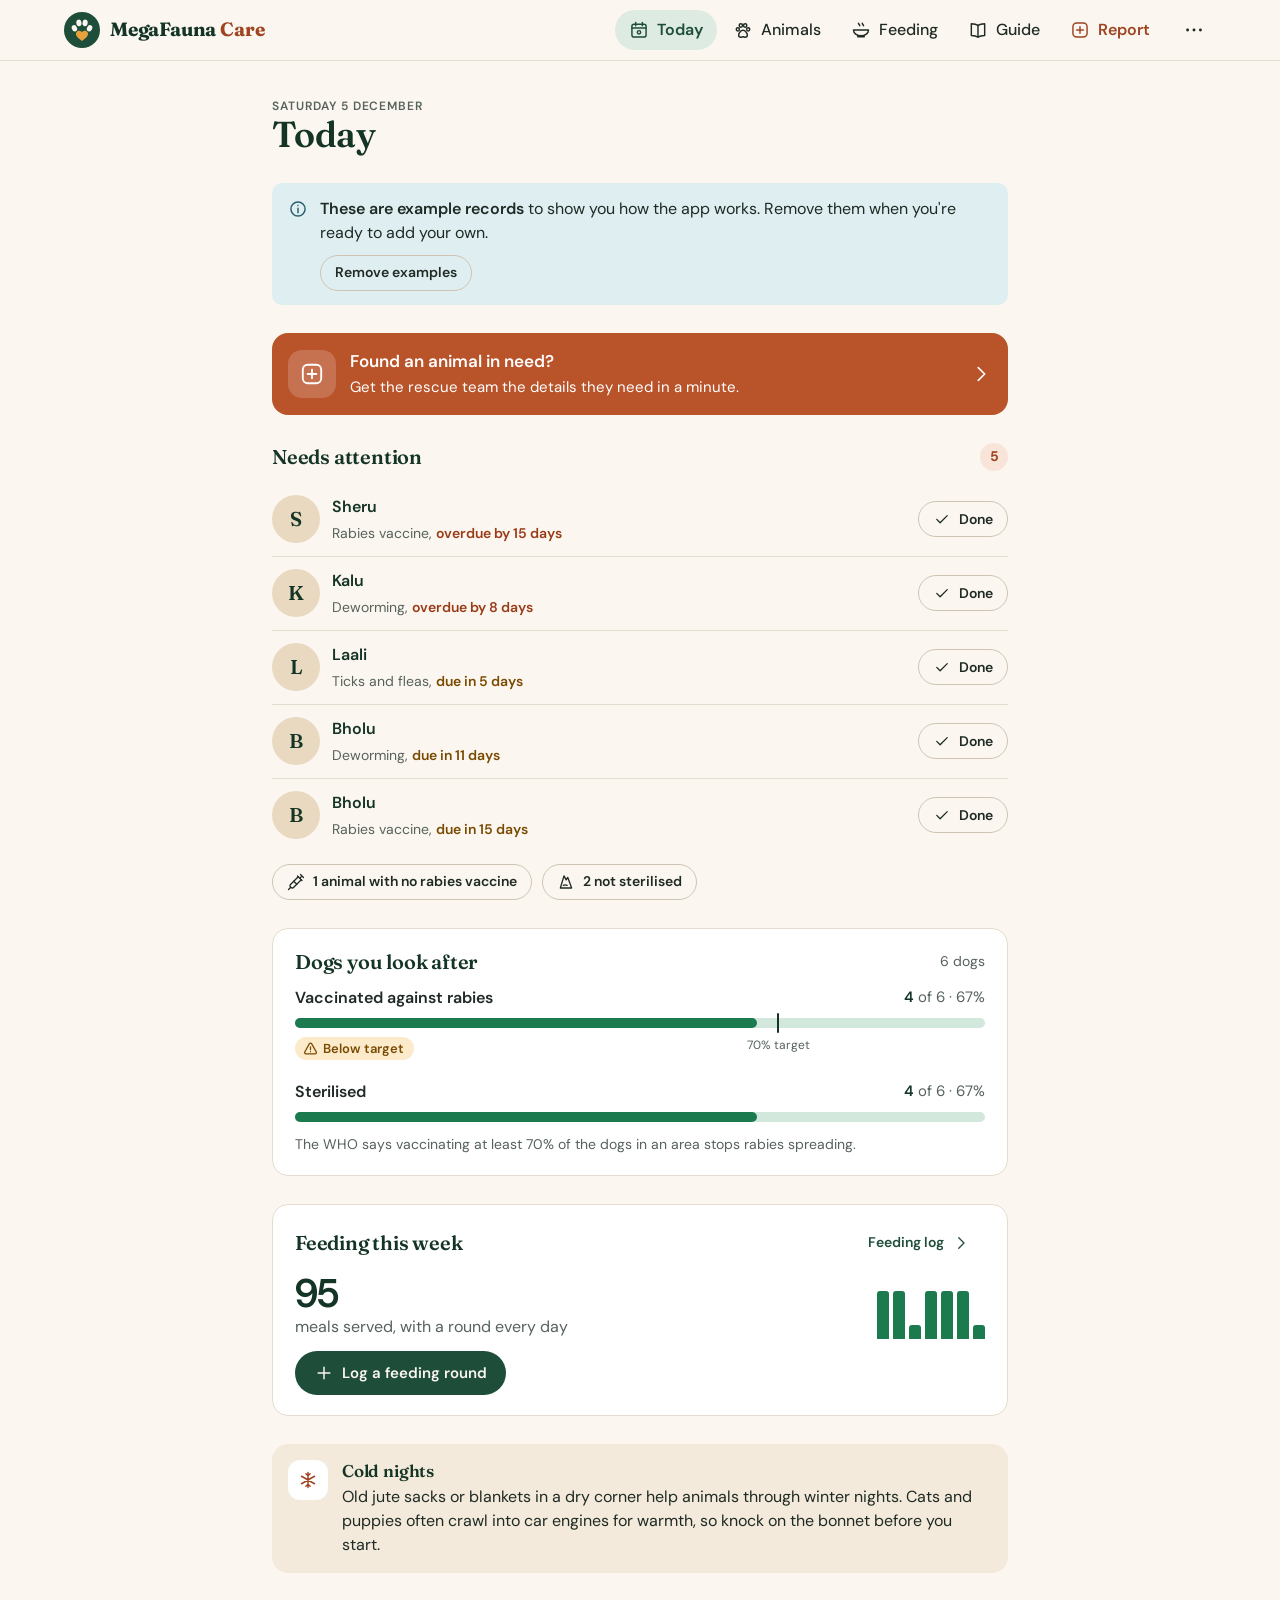
<file: app/index.html>
<!doctype html>
<html lang="en-IN">
<head>
  <meta charset="utf-8">
  <meta name="viewport" content="width=device-width, initial-scale=1, viewport-fit=cover">
  <title>MegaFauna Care</title>
  <meta name="description" content="Report an animal in need, keep track of the community animals you look after, and log your feeding rounds. A free app from Megafauna Welfare Foundation, Chandigarh.">
  <meta name="color-scheme" content="light dark">
  <meta name="theme-color" content="#FBF7F0" media="(prefers-color-scheme: light)">
  <meta name="theme-color" content="#0E1612" media="(prefers-color-scheme: dark)">
  <meta name="apple-mobile-web-app-title" content="MegaFauna">
  <meta name="apple-mobile-web-app-status-bar-style" content="default">
  <meta name="mobile-web-app-capable" content="yes">

  <meta property="og:type" content="website">
  <meta property="og:site_name" content="Megafauna Welfare Foundation">
  <meta property="og:title" content="MegaFauna Care">
  <meta property="og:description" content="Report an animal in need and look after the street animals of the Chandigarh Tricity.">
  <meta property="og:url" content="https://megafaunawelfare.github.io/github-pages/app/">
  <meta property="og:image" content="https://megafaunawelfare.github.io/github-pages/assets/img/og-image.png">

  <link rel="manifest" href="manifest.webmanifest">
  <link rel="icon" href="icons/logo.svg" type="image/svg+xml">
  <link rel="apple-touch-icon" href="icons/apple-touch-icon.png">
  <link rel="preconnect" href="https://fonts.googleapis.com">
  <link rel="preconnect" href="https://fonts.gstatic.com" crossorigin>
  <link rel="stylesheet" href="https://fonts.googleapis.com/css2?family=DM+Sans:opsz,wght@9..40,400;9..40,500;9..40,600;9..40,700&family=Fraunces:opsz,wght@9..144,600;9..144,700&display=swap">
  <link rel="stylesheet" href="app.css">
</head>
<body>
  <!-- Icon sprite: used below and in app.js with <use href="#i-name"> -->
  <svg width="0" height="0" style="position:absolute" aria-hidden="true">
    <defs>
      <symbol id="i-today" viewBox="0 0 24 24"><rect x="3.5" y="5" width="17" height="15.5" rx="2.5"/><path d="M3.5 9.5h17M8 3v4M16 3v4"/><circle cx="12" cy="14.75" r="2"/></symbol>
      <symbol id="i-paw" viewBox="0 0 24 24"><circle cx="5.8" cy="11.2" r="1.9"/><circle cx="9.4" cy="6.6" r="2"/><circle cx="14.6" cy="6.6" r="2"/><circle cx="18.2" cy="11.2" r="1.9"/><path d="M12 12.4c-2.7 0-5.2 3.4-5.2 5.8 0 1.6 1.2 2.4 2.7 2.4 1 0 1.6-.5 2.5-.5s1.5.5 2.5.5c1.5 0 2.7-.8 2.7-2.4 0-2.4-2.5-5.8-5.2-5.8Z"/></symbol>
      <symbol id="i-aid" viewBox="0 0 24 24"><rect x="3.5" y="3.5" width="17" height="17" rx="4.5"/><path d="M12 8v8M8 12h8"/></symbol>
      <symbol id="i-bowl" viewBox="0 0 24 24"><path d="M3 12h18a9 7 0 0 1-18 0Z"/><path d="M8 20h8"/><path d="M9 4c0 1.5 1.5 1.5 1.5 3M13.5 4c0 1.5 1.5 1.5 1.5 3"/></symbol>
      <symbol id="i-book" viewBox="0 0 24 24"><path d="M12 6.5C10.3 5.2 7.9 4.5 4 4.5v14c3.9 0 6.3.7 8 2 1.7-1.3 4.1-2 8-2v-14c-3.9 0-6.3.7-8 2Z"/><path d="M12 6.5v14"/></symbol>
      <symbol id="i-more" viewBox="0 0 24 24"><circle cx="5" cy="12" r="1.6" fill="currentColor" stroke="none"/><circle cx="12" cy="12" r="1.6" fill="currentColor" stroke="none"/><circle cx="19" cy="12" r="1.6" fill="currentColor" stroke="none"/></symbol>
      <symbol id="i-plus" viewBox="0 0 24 24"><path d="M12 5v14M5 12h14"/></symbol>
      <symbol id="i-minus" viewBox="0 0 24 24"><path d="M5 12h14"/></symbol>
      <symbol id="i-search" viewBox="0 0 24 24"><circle cx="11" cy="11" r="6.5"/><path d="m20 20-4.2-4.2"/></symbol>
      <symbol id="i-camera" viewBox="0 0 24 24"><path d="M4 8.5A1.5 1.5 0 0 1 5.5 7h2.3l1.4-2h5.6l1.4 2h2.3A1.5 1.5 0 0 1 20 8.5v9a1.5 1.5 0 0 1-1.5 1.5h-13A1.5 1.5 0 0 1 4 17.5Z"/><circle cx="12" cy="12.8" r="3.3"/></symbol>
      <symbol id="i-share" viewBox="0 0 24 24"><circle cx="18" cy="5" r="2.5"/><circle cx="6" cy="12" r="2.5"/><circle cx="18" cy="19" r="2.5"/><path d="m8.2 10.8 7.6-4.6M8.2 13.2l7.6 4.6"/></symbol>
      <symbol id="i-edit" viewBox="0 0 24 24"><path d="M4 20h4L19 9a2.1 2.1 0 0 0-3-3L5 17v3Z"/><path d="m14.5 7.5 3 3"/></symbol>
      <symbol id="i-trash" viewBox="0 0 24 24"><path d="M4 7h16M10 11v6M14 11v6"/><path d="M6 7l1 12.5A1.5 1.5 0 0 0 8.5 21h7a1.5 1.5 0 0 0 1.5-1.5L18 7"/><path d="M9 7V4.5A1.5 1.5 0 0 1 10.5 3h3A1.5 1.5 0 0 1 15 4.5V7"/></symbol>
      <symbol id="i-check" viewBox="0 0 24 24"><path d="m5 12.5 4.5 4.5L19 7.5"/></symbol>
      <symbol id="i-x" viewBox="0 0 24 24"><path d="M6 6l12 12M18 6 6 18"/></symbol>
      <symbol id="i-chevron-right" viewBox="0 0 24 24"><path d="m9 5 7 7-7 7"/></symbol>
      <symbol id="i-chevron-left" viewBox="0 0 24 24"><path d="m15 5-7 7 7 7"/></symbol>
      <symbol id="i-chevron-down" viewBox="0 0 24 24"><path d="m5 9 7 7 7-7"/></symbol>
      <symbol id="i-pin" viewBox="0 0 24 24"><path d="M12 21s-7-6.2-7-11.5a7 7 0 0 1 14 0C19 14.8 12 21 12 21Z"/><circle cx="12" cy="9.5" r="2.5"/></symbol>
      <symbol id="i-locate" viewBox="0 0 24 24"><circle cx="12" cy="12" r="6.5"/><circle cx="12" cy="12" r="2"/><path d="M12 2.5v3M12 18.5v3M2.5 12h3M18.5 12h3"/></symbol>
      <symbol id="i-phone" viewBox="0 0 24 24"><path d="M6.5 3.5h3l1.5 4-2 1.5a11 11 0 0 0 6 6l1.5-2 4 1.5v3a2 2 0 0 1-2 2A16 16 0 0 1 4.5 5.5a2 2 0 0 1 2-2Z"/></symbol>
      <symbol id="i-chat" viewBox="0 0 24 24"><path d="M20 15a2 2 0 0 1-2 2H8l-4 3.5V6a2 2 0 0 1 2-2h12a2 2 0 0 1 2 2Z"/><path d="M8.5 9h7M8.5 12.5h4.5"/></symbol>
      <symbol id="i-mail" viewBox="0 0 24 24"><rect x="3" y="5" width="18" height="14" rx="2"/><path d="m3.5 6.5 8.5 7 8.5-7"/></symbol>
      <symbol id="i-copy" viewBox="0 0 24 24"><rect x="8.5" y="8.5" width="12" height="12" rx="2"/><path d="M15.5 8.5v-3a2 2 0 0 0-2-2h-8a2 2 0 0 0-2 2v8a2 2 0 0 0 2 2h3"/></symbol>
      <symbol id="i-download" viewBox="0 0 24 24"><path d="M12 4v11M7 10l5 5 5-5M5 20h14"/></symbol>
      <symbol id="i-upload" viewBox="0 0 24 24"><path d="M12 15V4M7 9l5-5 5 5M5 20h14"/></symbol>
      <symbol id="i-install" viewBox="0 0 24 24"><rect x="6" y="2.5" width="12" height="19" rx="2.5"/><path d="M12 7v7M9 11l3 3 3-3M10.5 18.5h3"/></symbol>
      <symbol id="i-external" viewBox="0 0 24 24"><path d="M14 4h6v6M20 4l-9 9"/><path d="M18 14v5a1 1 0 0 1-1 1H5a1 1 0 0 1-1-1V7a1 1 0 0 1 1-1h5"/></symbol>
      <symbol id="i-info" viewBox="0 0 24 24"><circle cx="12" cy="12" r="8.5"/><path d="M12 11v5.5M12 7.8v.01"/></symbol>
      <symbol id="i-warn" viewBox="0 0 24 24"><path d="M10.3 4.2 2.8 17.5a2 2 0 0 0 1.7 3h15a2 2 0 0 0 1.7-3L13.7 4.2a2 2 0 0 0-3.4 0Z"/><path d="M12 9.5V14M12 17v.01"/></symbol>
      <symbol id="i-heart" viewBox="0 0 24 24"><path d="M12 20s-7.5-4.6-9.2-9.3C1.6 7.3 3.8 4 7.2 4c2 0 3.6 1.1 4.8 2.8C13.2 5.1 14.8 4 16.8 4c3.4 0 5.6 3.3 4.4 6.7C19.5 15.4 12 20 12 20Z"/></symbol>
      <symbol id="i-users" viewBox="0 0 24 24"><circle cx="9" cy="8" r="3.5"/><path d="M2.5 20a6.5 6.5 0 0 1 13 0"/><path d="M16 4.6a3.5 3.5 0 0 1 0 6.8M18.5 14.2A6.5 6.5 0 0 1 21.5 20"/></symbol>
      <symbol id="i-scale" viewBox="0 0 24 24"><path d="M12 4v17M8 21h8M4 7h16"/><path d="M6 7l-3 7a3.4 3.4 0 0 0 6 0L6 7ZM18 7l-3 7a3.4 3.4 0 0 0 6 0l-3-7Z"/><circle cx="12" cy="4" r="1"/></symbol>
      <symbol id="i-syringe" viewBox="0 0 24 24"><path d="m18 2 4 4M17 7l3-3"/><path d="M19 9 8.7 19.3a2.4 2.4 0 0 1-3.4 0l-.6-.6a2.4 2.4 0 0 1 0-3.4L15 5"/><path d="m9 11 4 4M5 19l-3 3M14 4l6 6"/></symbol>
      <symbol id="i-ear" viewBox="0 0 24 24"><path d="M4.5 20 9.3 3.8l2.9 5.4 2.2-3.3L19.5 20Z"/><path d="M8.5 16.5c1.5-.8 3.5-.8 5 0"/></symbol>
      <symbol id="i-pill" viewBox="0 0 24 24"><rect x="2.5" y="8.5" width="19" height="7" rx="3.5" transform="rotate(-45 12 12)"/><path d="m9.5 9.5 5 5"/></symbol>
      <symbol id="i-bug" viewBox="0 0 24 24"><ellipse cx="12" cy="14" rx="4.5" ry="5.5"/><circle cx="12" cy="6.5" r="2"/><path d="M7.6 11.5 4 9.5M7.5 14.5H3.5M7.8 17.5 4.5 20M16.4 11.5 20 9.5M16.5 14.5h4M16.2 17.5l3.3 2.5"/></symbol>
      <symbol id="i-vet" viewBox="0 0 24 24"><path d="M12 21s-7-4.5-7-11V5.5L12 3l7 2.5V10c0 6.5-7 11-7 11Z"/><path d="M12 8v6M9 11h6"/></symbol>
      <symbol id="i-bandage" viewBox="0 0 24 24"><rect x="2.5" y="8" width="19" height="8" rx="4" transform="rotate(-45 12 12)"/><path d="M10.6 10.6h.01M13.4 13.4h.01M13.4 10.6h.01M10.6 13.4h.01"/></symbol>
      <symbol id="i-collar" viewBox="0 0 24 24"><ellipse cx="12" cy="8.5" rx="8" ry="4"/><path d="M12 12.5v2.5"/><circle cx="12" cy="18" r="2.6"/><path d="M2.5 15.5 1 17M21.5 15.5 23 17M5 19l-1 2M19 19l1 2"/></symbol>
      <symbol id="i-note" viewBox="0 0 24 24"><path d="M6.5 3.5H14l4 4v12.5a.5.5 0 0 1-.5.5h-11a.5.5 0 0 1-.5-.5V4a.5.5 0 0 1 .5-.5Z"/><path d="M14 3.5V8h4M9 12h6M9 15.5h6"/></symbol>
      <symbol id="i-sun" viewBox="0 0 24 24"><circle cx="12" cy="12" r="4"/><path d="M12 2.5v2M12 19.5v2M2.5 12h2M19.5 12h2M5.3 5.3l1.4 1.4M17.3 17.3l1.4 1.4M5.3 18.7l1.4-1.4M17.3 6.7l1.4-1.4"/></symbol>
      <symbol id="i-moon" viewBox="0 0 24 24"><path d="M20 14.5A8 8 0 1 1 9.5 4a6.5 6.5 0 0 0 10.5 10.5Z"/></symbol>
      <symbol id="i-monitor" viewBox="0 0 24 24"><rect x="3" y="4.5" width="18" height="12" rx="2"/><path d="M8.5 20h7M12 16.5V20"/></symbol>
      <symbol id="i-rain" viewBox="0 0 24 24"><path d="M7 15.5a4.5 4.5 0 1 1 .9-8.9A5.5 5.5 0 0 1 18.5 9a3.3 3.3 0 0 1-.5 6.5Z"/><path d="M8.5 18.5 7.5 21M12.5 18.5l-1 2.5M16.5 18.5l-1 2.5"/></symbol>
      <symbol id="i-sparkle" viewBox="0 0 24 24"><path d="M12 3v4M12 17v4M3 12h4M17 12h4M6 6l2.5 2.5M15.5 15.5 18 18M6 18l2.5-2.5M15.5 8.5 18 6"/></symbol>
      <symbol id="i-snow" viewBox="0 0 24 24"><path d="M12 3v18M4.2 7.5l15.6 9M4.2 16.5l15.6-9M9.5 4.5 12 7l2.5-2.5M9.5 19.5 12 17l2.5 2.5"/></symbol>
      <symbol id="i-kite" viewBox="0 0 24 24"><path d="M12 2.5 18 9.5l-6 7-6-7Z"/><path d="M6 9.5h12M12 2.5v14"/><path d="M12 16.5c0 2-2.5 2.2-2.5 4.5"/></symbol>
      <symbol id="i-clock" viewBox="0 0 24 24"><circle cx="12" cy="12" r="8.5"/><path d="M12 7.5V12l3 2"/></symbol>
    </defs>
  </svg>

  <button class="skip-link" type="button" data-action="skip">Skip to content</button>

  <header class="appbar">
    <div class="wrap appbar-inner">
      <a class="brand" href="#today" aria-label="MegaFauna Care, go to Today">
        <svg class="brand-mark" viewBox="0 0 64 64" aria-hidden="true">
          <circle cx="32" cy="32" r="32" fill="#1E4D3A"/>
          <g fill="#FBF7F0">
            <ellipse cx="18.5" cy="29" rx="4.6" ry="5.8" transform="rotate(-24 18.5 29)"/>
            <ellipse cx="26.5" cy="19.5" rx="4.6" ry="6" transform="rotate(-8 26.5 19.5)"/>
            <ellipse cx="37.5" cy="19.5" rx="4.6" ry="6" transform="rotate(8 37.5 19.5)"/>
            <ellipse cx="45.5" cy="29" rx="4.6" ry="5.8" transform="rotate(24 45.5 29)"/>
          </g>
          <path fill="#E9A23B" d="M32 51.5c-9.6-6.4-12.6-11.8-9.6-15.9 2.5-3.4 7.1-3.2 9.6.3 2.5-3.5 7.1-3.7 9.6-.3 3 4.1 0 9.5-9.6 15.9z"/>
        </svg>
        <span class="brand-name">MegaFauna <span>Care</span></span>
      </a>

      <nav class="topnav" aria-label="Main">
        <a href="#today" data-tab="today"><svg class="icon" aria-hidden="true"><use href="#i-today"/></svg>Today</a>
        <a href="#animals" data-tab="animals"><svg class="icon" aria-hidden="true"><use href="#i-paw"/></svg>Animals</a>
        <a href="#feeding" data-tab="feeding"><svg class="icon" aria-hidden="true"><use href="#i-bowl"/></svg>Feeding</a>
        <a href="#guide" data-tab="guide"><svg class="icon" aria-hidden="true"><use href="#i-book"/></svg>Guide</a>
        <a class="topnav-report" href="#report" data-tab="report"><svg class="icon" aria-hidden="true"><use href="#i-aid"/></svg>Report</a>
      </nav>

      <a class="icon-btn more-link" href="#more" data-tab="more" aria-label="More: your details, backups and settings">
        <svg class="icon" aria-hidden="true"><use href="#i-more"/></svg>
      </a>
    </div>
  </header>

  <main id="main" class="wrap" tabindex="-1">
    <noscript><p>MegaFauna Care needs JavaScript. Turn it on in your browser settings, or visit <a href="../">our website</a>.</p></noscript>
  </main>

  <nav class="tabbar" aria-label="Main">
    <div class="tabbar-inner">
      <a class="tab" href="#today" data-tab="today"><svg class="icon" aria-hidden="true"><use href="#i-today"/></svg>Today</a>
      <a class="tab" href="#animals" data-tab="animals"><svg class="icon" aria-hidden="true"><use href="#i-paw"/></svg>Animals</a>
      <a class="tab tab-report" href="#report" data-tab="report"><span class="tab-icon"><svg class="icon" aria-hidden="true"><use href="#i-aid"/></svg></span>Report</a>
      <a class="tab" href="#feeding" data-tab="feeding"><svg class="icon" aria-hidden="true"><use href="#i-bowl"/></svg>Feeding</a>
      <a class="tab" href="#guide" data-tab="guide"><svg class="icon" aria-hidden="true"><use href="#i-book"/></svg>Guide</a>
    </div>
  </nav>

  <div class="toast" id="toast" role="status" aria-live="polite"></div>
  <dialog class="sheet" id="sheet"></dialog>
  <dialog class="confirm" id="confirm" aria-labelledby="confirm-title"></dialog>

  <script src="app.js" defer></script>
</body>
</html>
</file>
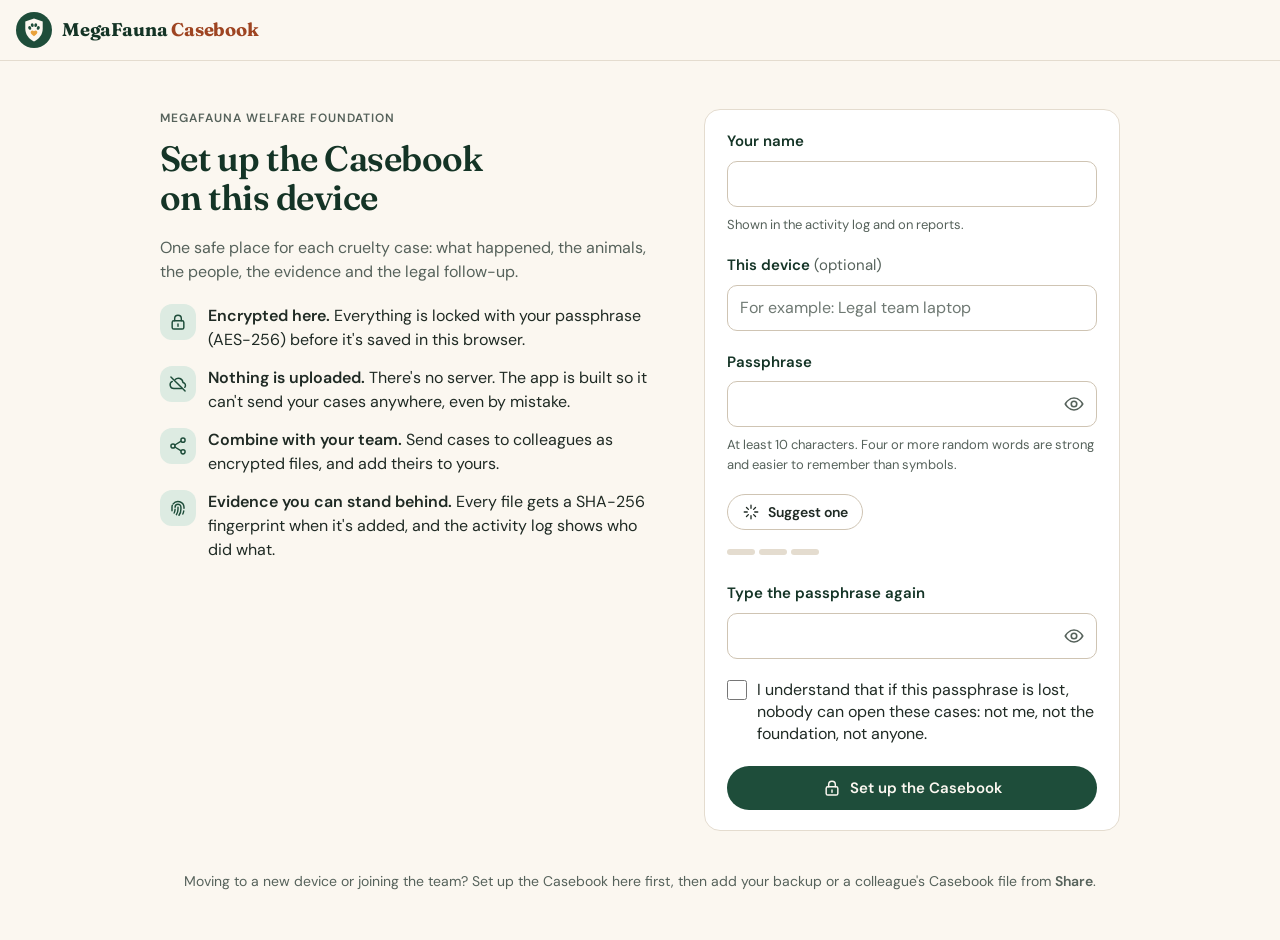
<file: casebook/index.html>
<!doctype html>
<html lang="en-IN">
<head>
  <meta charset="utf-8">
  <!-- The page may only use its own files, and may not connect anywhere (connect-src 'none'), so case data can't leave the device through it. Trusted Types lets only the app's own escaping code add markup. -->
  <meta http-equiv="Content-Security-Policy" content="default-src 'none'; script-src 'self'; style-src 'self'; img-src 'self' blob: data:; media-src 'self' blob:; font-src 'self'; connect-src 'none'; manifest-src 'self'; worker-src 'self'; base-uri 'none'; form-action 'none'; object-src 'none'; frame-src 'none'; require-trusted-types-for 'script'; trusted-types casebook">
  <meta name="viewport" content="width=device-width, initial-scale=1, viewport-fit=cover">
  <meta name="referrer" content="no-referrer">
  <meta name="robots" content="noindex, nofollow">
  <title>MegaFauna Casebook</title>
  <meta name="description" content="Encrypted case files for Megafauna Welfare Foundation's animal cruelty investigations.">
  <meta name="color-scheme" content="light dark">
  <meta name="theme-color" content="#FBF7F0" media="(prefers-color-scheme: light)">
  <meta name="theme-color" content="#0E1612" media="(prefers-color-scheme: dark)">
  <meta name="apple-mobile-web-app-title" content="Casebook">
  <meta name="apple-mobile-web-app-status-bar-style" content="default">
  <meta name="mobile-web-app-capable" content="yes">

  <link rel="manifest" href="manifest.webmanifest">
  <link rel="icon" href="icons/logo.svg" type="image/svg+xml">
  <link rel="apple-touch-icon" href="icons/apple-touch-icon.png">
  <link rel="preload" href="fonts/dm-sans-latin.woff2" as="font" type="font/woff2" crossorigin>
  <link rel="stylesheet" href="app.css">
  <script type="module" src="js/app.js"></script>
</head>
<body class="is-locked">
  <!-- Icon sprite: used below and in the scripts with <use href="#i-name"> -->
  <svg class="sprite" aria-hidden="true" focusable="false">
    <defs>
      <symbol id="i-overview" viewBox="0 0 24 24"><rect x="3.5" y="3.5" width="7" height="7" rx="1.75"/><rect x="13.5" y="3.5" width="7" height="7" rx="1.75"/><rect x="3.5" y="13.5" width="7" height="7" rx="1.75"/><rect x="13.5" y="13.5" width="7" height="7" rx="1.75"/></symbol>
      <symbol id="i-folder" viewBox="0 0 24 24"><path d="M3.5 7.5A1.5 1.5 0 0 1 5 6h4.2l2 2.2H19a1.5 1.5 0 0 1 1.5 1.5v8.3a1.5 1.5 0 0 1-1.5 1.5H5A1.5 1.5 0 0 1 3.5 18Z"/></symbol>
      <symbol id="i-fingerprint" viewBox="0 0 24 24"><path d="M6.2 7.1A7.2 7.2 0 0 1 19.2 11v1.3"/><path d="M4.8 15.2v-4.1c0-.8.1-1.6.4-2.3"/><path d="M8.5 11a3.5 3.5 0 0 1 7 0v2.4c0 2.8-.8 5.3-2.3 7.3"/><path d="M12 11.2v2.3c0 2.4-.7 4.6-1.9 6.5"/><path d="M8.5 13.6c0 1.6-.4 3.1-1.1 4.4"/><path d="M18.9 15.6c-.2 1.3-.6 2.5-1.1 3.6"/></symbol>
      <symbol id="i-lock" viewBox="0 0 24 24"><rect x="5" y="10.5" width="14" height="10" rx="2"/><path d="M8 10.5V8a4 4 0 0 1 8 0v2.5"/><path d="M12 14.5v2.5"/></symbol>
      <symbol id="i-unlock" viewBox="0 0 24 24"><rect x="5" y="10.5" width="14" height="10" rx="2"/><path d="M8 10.5V8a4 4 0 0 1 7.6-1.7"/><path d="M12 14.5v2.5"/></symbol>
      <symbol id="i-shield" viewBox="0 0 24 24"><path d="M12 21s-7-4.5-7-11V5.5L12 3l7 2.5V10c0 6.5-7 11-7 11Z"/></symbol>
      <symbol id="i-share" viewBox="0 0 24 24"><circle cx="18" cy="5" r="2.5"/><circle cx="6" cy="12" r="2.5"/><circle cx="18" cy="19" r="2.5"/><path d="m8.2 10.8 7.6-4.6M8.2 13.2l7.6 4.6"/></symbol>
      <symbol id="i-settings" viewBox="0 0 24 24"><path d="M10.4 3.5h3.2l.6 2.4 1.5.7 2.2-1.3 2.3 2.3-1.3 2.2.7 1.5 2.4.6v3.2l-2.4.6-.7 1.5 1.3 2.2-2.3 2.3-2.2-1.3-1.5.7-.6 2.4h-3.2l-.6-2.4-1.5-.7-2.2 1.3-2.3-2.3 1.3-2.2-.7-1.5-2.4-.6v-3.2l2.4-.6.7-1.5-1.3-2.2 2.3-2.3 2.2 1.3 1.5-.7Z"/><circle cx="12" cy="12" r="3"/></symbol>
      <symbol id="i-plus" viewBox="0 0 24 24"><path d="M12 5v14M5 12h14"/></symbol>
      <symbol id="i-search" viewBox="0 0 24 24"><circle cx="11" cy="11" r="6.5"/><path d="m20 20-4.2-4.2"/></symbol>
      <symbol id="i-check" viewBox="0 0 24 24"><path d="m5 12.5 4.5 4.5L19 7.5"/></symbol>
      <symbol id="i-circle" viewBox="0 0 24 24"><circle cx="12" cy="12" r="7.5"/></symbol>
      <symbol id="i-x" viewBox="0 0 24 24"><path d="M6 6l12 12M18 6 6 18"/></symbol>
      <symbol id="i-chevron-right" viewBox="0 0 24 24"><path d="m9 5 7 7-7 7"/></symbol>
      <symbol id="i-chevron-left" viewBox="0 0 24 24"><path d="m15 5-7 7 7 7"/></symbol>
      <symbol id="i-edit" viewBox="0 0 24 24"><path d="M4 20h4L19 9a2.1 2.1 0 0 0-3-3L5 17v3Z"/><path d="m14.5 7.5 3 3"/></symbol>
      <symbol id="i-trash" viewBox="0 0 24 24"><path d="M4 7h16M10 11v6M14 11v6"/><path d="M6 7l1 12.5A1.5 1.5 0 0 0 8.5 21h7a1.5 1.5 0 0 0 1.5-1.5L18 7"/><path d="M9 7V4.5A1.5 1.5 0 0 1 10.5 3h3A1.5 1.5 0 0 1 15 4.5V7"/></symbol>
      <symbol id="i-download" viewBox="0 0 24 24"><path d="M12 4v11M7 10l5 5 5-5M5 20h14"/></symbol>
      <symbol id="i-upload" viewBox="0 0 24 24"><path d="M12 15V4M7 9l5-5 5 5M5 20h14"/></symbol>
      <symbol id="i-copy" viewBox="0 0 24 24"><rect x="8.5" y="8.5" width="12" height="12" rx="2"/><path d="M15.5 8.5v-3a2 2 0 0 0-2-2h-8a2 2 0 0 0-2 2v8a2 2 0 0 0 2 2h3"/></symbol>
      <symbol id="i-eye" viewBox="0 0 24 24"><path d="M2.5 12S6 5.5 12 5.5 21.5 12 21.5 12 18 18.5 12 18.5 2.5 12 2.5 12Z"/><circle cx="12" cy="12" r="3"/></symbol>
      <symbol id="i-eye-off" viewBox="0 0 24 24"><path d="M3.5 3.5l17 17"/><path d="M10.5 5.6c.5-.1 1-.1 1.5-.1 6 0 9.5 6.5 9.5 6.5a16 16 0 0 1-2.7 3.5M6.6 6.8C4 8.6 2.5 12 2.5 12S6 18.5 12 18.5c1.6 0 3-.4 4.3-1.1"/><path d="M9.9 9.9a3 3 0 0 0 4.2 4.2"/></symbol>
      <symbol id="i-pin" viewBox="0 0 24 24"><path d="M12 21s-7-6.2-7-11.5a7 7 0 0 1 14 0C19 14.8 12 21 12 21Z"/><circle cx="12" cy="9.5" r="2.5"/></symbol>
      <symbol id="i-locate" viewBox="0 0 24 24"><circle cx="12" cy="12" r="6.5"/><circle cx="12" cy="12" r="2"/><path d="M12 2.5v3M12 18.5v3M2.5 12h3M18.5 12h3"/></symbol>
      <symbol id="i-phone" viewBox="0 0 24 24"><path d="M6.5 3.5h3l1.5 4-2 1.5a11 11 0 0 0 6 6l1.5-2 4 1.5v3a2 2 0 0 1-2 2A16 16 0 0 1 4.5 5.5a2 2 0 0 1 2-2Z"/></symbol>
      <symbol id="i-info" viewBox="0 0 24 24"><circle cx="12" cy="12" r="8.5"/><path d="M12 11v5.5M12 7.8v.01"/></symbol>
      <symbol id="i-warn" viewBox="0 0 24 24"><path d="M10.3 4.2 2.8 17.5a2 2 0 0 0 1.7 3h15a2 2 0 0 0 1.7-3L13.7 4.2a2 2 0 0 0-3.4 0Z"/><path d="M12 9.5V14M12 17v.01"/></symbol>
      <symbol id="i-alert" viewBox="0 0 24 24"><circle cx="12" cy="12" r="8.5"/><path d="M12 7.5V13M12 16.5v.01"/></symbol>
      <symbol id="i-flag" viewBox="0 0 24 24"><path d="M5 21V4M5 4h11l-2 4 2 4H5"/></symbol>
      <symbol id="i-clock" viewBox="0 0 24 24"><circle cx="12" cy="12" r="8.5"/><path d="M12 7.5V12l3 2"/></symbol>
      <symbol id="i-history" viewBox="0 0 24 24"><path d="M3.5 12a8.5 8.5 0 1 0 2.5-6"/><path d="M3.5 4v4h4"/><path d="M12 8v4l3 2"/></symbol>
      <symbol id="i-note" viewBox="0 0 24 24"><path d="M6.5 3.5H14l4 4v12.5a.5.5 0 0 1-.5.5h-11a.5.5 0 0 1-.5-.5V4a.5.5 0 0 1 .5-.5Z"/><path d="M14 3.5V8h4M9 12h6M9 15.5h6"/></symbol>
      <symbol id="i-file" viewBox="0 0 24 24"><path d="M6.5 3.5H14l4 4v12.5a.5.5 0 0 1-.5.5h-11a.5.5 0 0 1-.5-.5V4a.5.5 0 0 1 .5-.5Z"/><path d="M14 3.5V8h4"/></symbol>
      <symbol id="i-image" viewBox="0 0 24 24"><rect x="3.5" y="4.5" width="17" height="15" rx="2"/><circle cx="9" cy="9.5" r="1.8"/><path d="m4 17.5 5-5 4 4 2.5-2.5 5 5"/></symbol>
      <symbol id="i-video" viewBox="0 0 24 24"><rect x="3" y="6.5" width="13" height="11" rx="2"/><path d="m16 10.5 5-3v9l-5-3"/></symbol>
      <symbol id="i-mic" viewBox="0 0 24 24"><rect x="9" y="3" width="6" height="11" rx="3"/><path d="M5.5 11a6.5 6.5 0 0 0 13 0M12 17.5V21M8.5 21h7"/></symbol>
      <symbol id="i-cctv" viewBox="0 0 24 24"><path d="m3.5 7.5 11.7-3.6 1.9 6.1-11.7 3.6Z"/><path d="m17.1 10 3.4 1.1v3.4l-4.4-1.4"/><path d="M8 13v4H4M4 14.5v5"/></symbol>
      <symbol id="i-camera" viewBox="0 0 24 24"><path d="M4 8.5A1.5 1.5 0 0 1 5.5 7h2.3l1.4-2h5.6l1.4 2h2.3A1.5 1.5 0 0 1 20 8.5v9a1.5 1.5 0 0 1-1.5 1.5h-13A1.5 1.5 0 0 1 4 17.5Z"/><circle cx="12" cy="12.8" r="3.3"/></symbol>
      <symbol id="i-box" viewBox="0 0 24 24"><path d="M3.5 7.5 12 3.5l8.5 4v9L12 20.5l-8.5-4Z"/><path d="M3.5 7.5 12 11.5l8.5-4M12 11.5v9"/></symbol>
      <symbol id="i-scale" viewBox="0 0 24 24"><path d="M12 4v17M8 21h8M4 7h16"/><path d="M6 7l-3 7a3.4 3.4 0 0 0 6 0L6 7ZM18 7l-3 7a3.4 3.4 0 0 0 6 0l-3-7Z"/><circle cx="12" cy="4" r="1"/></symbol>
      <symbol id="i-vet" viewBox="0 0 24 24"><path d="M12 21s-7-4.5-7-11V5.5L12 3l7 2.5V10c0 6.5-7 11-7 11Z"/><path d="M12 8v6M9 11h6"/></symbol>
      <symbol id="i-paw" viewBox="0 0 24 24"><circle cx="5.8" cy="11.2" r="1.9"/><circle cx="9.4" cy="6.6" r="2"/><circle cx="14.6" cy="6.6" r="2"/><circle cx="18.2" cy="11.2" r="1.9"/><path d="M12 12.4c-2.7 0-5.2 3.4-5.2 5.8 0 1.6 1.2 2.4 2.7 2.4 1 0 1.6-.5 2.5-.5s1.5.5 2.5.5c1.5 0 2.7-.8 2.7-2.4 0-2.4-2.5-5.8-5.2-5.8Z"/></symbol>
      <symbol id="i-user" viewBox="0 0 24 24"><circle cx="12" cy="8" r="3.5"/><path d="M5 20a7 7 0 0 1 14 0"/></symbol>
      <symbol id="i-users" viewBox="0 0 24 24"><circle cx="9" cy="8" r="3.5"/><path d="M2.5 20a6.5 6.5 0 0 1 13 0"/><path d="M16 4.6a3.5 3.5 0 0 1 0 6.8M18.5 14.2A6.5 6.5 0 0 1 21.5 20"/></symbol>
      <symbol id="i-book" viewBox="0 0 24 24"><path d="M12 6.5C10.3 5.2 7.9 4.5 4 4.5v14c3.9 0 6.3.7 8 2 1.7-1.3 4.1-2 8-2v-14c-3.9 0-6.3.7-8 2Z"/><path d="M12 6.5v14"/></symbol>
      <symbol id="i-list" viewBox="0 0 24 24"><path d="M9 6.5h11M9 12h11M9 17.5h11M4.5 6.5h.01M4.5 12h.01M4.5 17.5h.01"/></symbol>
      <symbol id="i-printer" viewBox="0 0 24 24"><path d="M7 9V3.5h10V9"/><rect x="3.5" y="9" width="17" height="8" rx="2"/><path d="M7 14h10v6.5H7Z"/></symbol>
      <symbol id="i-key" viewBox="0 0 24 24"><circle cx="8" cy="15" r="4.5"/><path d="m11.2 11.8 8.3-8.3M16.5 6.5l2.5 2.5M14 9l2 2"/></symbol>
      <symbol id="i-refresh" viewBox="0 0 24 24"><path d="M20 11a8 8 0 0 0-14.5-4.5L4 8"/><path d="M4 4v4h4"/><path d="M4 13a8 8 0 0 0 14.5 4.5L20 16"/><path d="M20 20v-4h-4"/></symbol>
      <symbol id="i-external" viewBox="0 0 24 24"><path d="M14 4h6v6M20 4l-9 9"/><path d="M18 14v5a1 1 0 0 1-1 1H5a1 1 0 0 1-1-1V7a1 1 0 0 1 1-1h5"/></symbol>
      <symbol id="i-tag" viewBox="0 0 24 24"><path d="M3.5 4v7l9 9 7.5-7.5-9-9h-7a.5.5 0 0 0-.5.5Z"/><circle cx="8" cy="8.5" r="1.5"/></symbol>
      <symbol id="i-sparkle" viewBox="0 0 24 24"><path d="M12 3v4M12 17v4M3 12h4M17 12h4M6 6l2.5 2.5M15.5 15.5 18 18M6 18l2.5-2.5M15.5 8.5 18 6"/></symbol>
      <symbol id="i-cloud-off" viewBox="0 0 24 24"><path d="M3.5 3.5l17 17"/><path d="M8.6 6.6a5.5 5.5 0 0 1 9.3 3.5A3.7 3.7 0 0 1 20.2 16M16.5 17.5H7a4.5 4.5 0 0 1-1.8-8.6"/></symbol>
    </defs>
  </svg>

  <button class="skip-link" type="button" data-action="skip">Skip to content</button>

  <header class="appbar">
    <div class="wrap appbar-inner">
      <a class="brand" href="#overview" aria-label="MegaFauna Casebook, go to the overview">
        <svg class="brand-mark" viewBox="0 0 64 64" aria-hidden="true">
          <circle cx="32" cy="32" r="32" fill="#1E4D3A"/>
          <path fill="#FBF7F0" d="M32 11.5 47.5 17v12.6c0 10.4-6.5 18-15.5 22.9-9-4.9-15.5-12.5-15.5-22.9V17Z"/>
          <g fill="#1E4D3A">
            <ellipse cx="24.4" cy="28.4" rx="2.6" ry="3.3" transform="rotate(-24 24.4 28.4)"/>
            <ellipse cx="28.9" cy="23.3" rx="2.6" ry="3.4" transform="rotate(-8 28.9 23.3)"/>
            <ellipse cx="35.1" cy="23.3" rx="2.6" ry="3.4" transform="rotate(8 35.1 23.3)"/>
            <ellipse cx="39.6" cy="28.4" rx="2.6" ry="3.3" transform="rotate(24 39.6 28.4)"/>
          </g>
          <path fill="#E9A23B" d="M32 43c-5.4-3.6-7.1-6.6-5.4-8.9 1.4-1.9 4-1.8 5.4.2 1.4-2 4-2.1 5.4-.2 1.7 2.3 0 5.3-5.4 8.9z"/>
        </svg>
        <span class="brand-name"><span class="brand-org">MegaFauna </span><span class="brand-app">Casebook</span></span>
      </a>

      <nav class="topnav when-open" aria-label="Main">
        <a href="#overview" data-tab="overview"><svg class="icon" aria-hidden="true"><use href="#i-overview"/></svg>Overview</a>
        <a href="#cases" data-tab="cases"><svg class="icon" aria-hidden="true"><use href="#i-folder"/></svg>Cases</a>
        <a href="#evidence" data-tab="evidence"><svg class="icon" aria-hidden="true"><use href="#i-fingerprint"/></svg>Evidence</a>
        <a href="#share" data-tab="share"><svg class="icon" aria-hidden="true"><use href="#i-share"/></svg>Share</a>
        <a class="topnav-new" href="#new-case" data-tab="new"><svg class="icon" aria-hidden="true"><use href="#i-plus"/></svg>New case</a>
      </nav>

      <div class="appbar-actions when-open">
        <a class="icon-btn" href="#settings" data-tab="settings" aria-label="Settings"><svg class="icon" aria-hidden="true"><use href="#i-settings"/></svg></a>
        <button class="btn btn-sm btn-lock" type="button" data-action="lock"><svg class="icon" aria-hidden="true"><use href="#i-lock"/></svg>Lock</button>
      </div>
    </div>
  </header>

  <main id="main" class="wrap" tabindex="-1">
    <noscript><p>The Casebook needs JavaScript. Turn it on in your browser settings.</p></noscript>
  </main>

  <nav class="tabbar when-open" aria-label="Main">
    <div class="tabbar-inner">
      <a class="tab" href="#overview" data-tab="overview"><svg class="icon" aria-hidden="true"><use href="#i-overview"/></svg>Overview</a>
      <a class="tab" href="#cases" data-tab="cases"><svg class="icon" aria-hidden="true"><use href="#i-folder"/></svg>Cases</a>
      <a class="tab tab-new" href="#new-case" data-tab="new"><span class="tab-icon"><svg class="icon" aria-hidden="true"><use href="#i-plus"/></svg></span>New case</a>
      <a class="tab" href="#evidence" data-tab="evidence"><svg class="icon" aria-hidden="true"><use href="#i-fingerprint"/></svg>Evidence</a>
      <a class="tab" href="#share" data-tab="share"><svg class="icon" aria-hidden="true"><use href="#i-share"/></svg>Share</a>
    </div>
  </nav>

  <div class="toast" id="toast" role="status" aria-live="polite"></div>
  <div class="chart-tip" id="chart-tip" role="tooltip" hidden></div>
  <dialog class="sheet" id="sheet"></dialog>
  <dialog class="confirm" id="confirm" aria-labelledby="confirm-title"></dialog>
  <dialog class="busy" id="busy" aria-labelledby="busy-text">
    <div class="busy-card">
      <span class="spinner" aria-hidden="true"></span>
      <p id="busy-text" aria-live="polite">Working</p>
      <progress id="busy-bar" max="1"></progress>
    </div>
  </dialog>
</body>
</html>
</file>
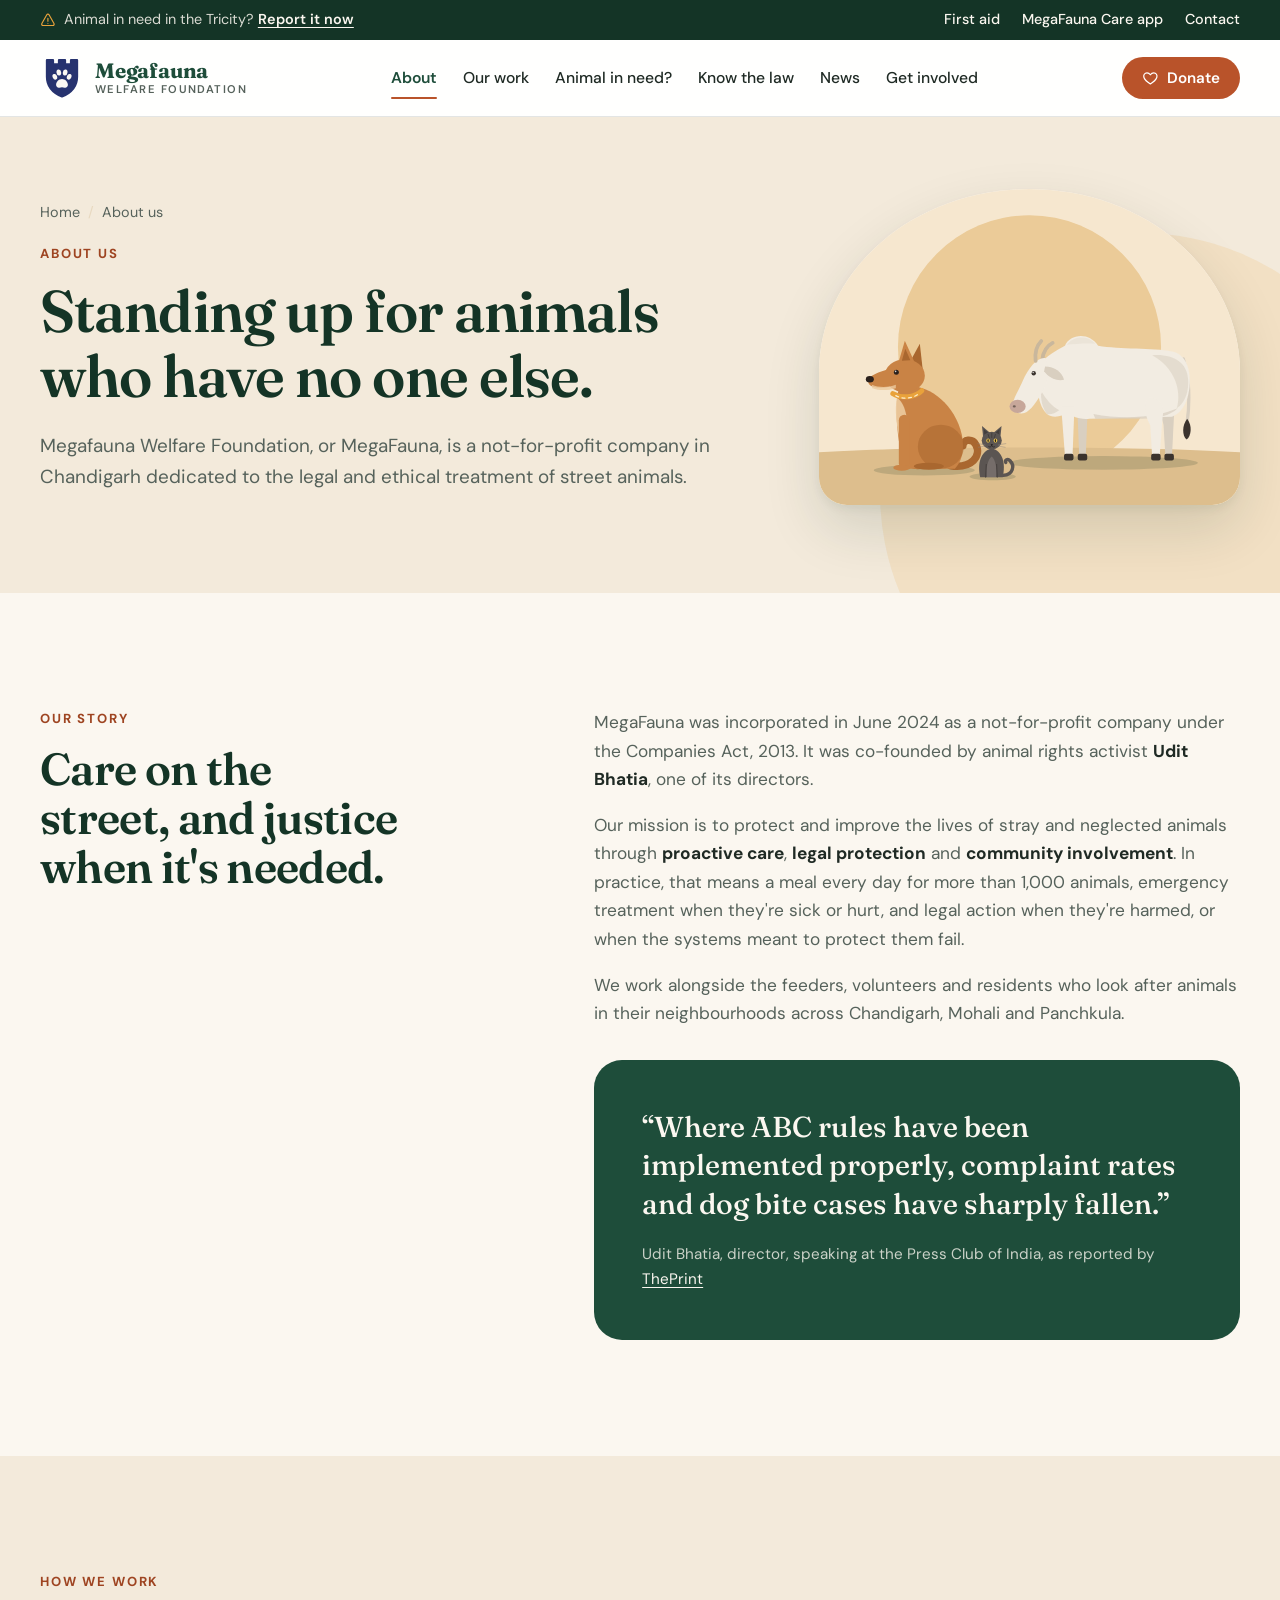
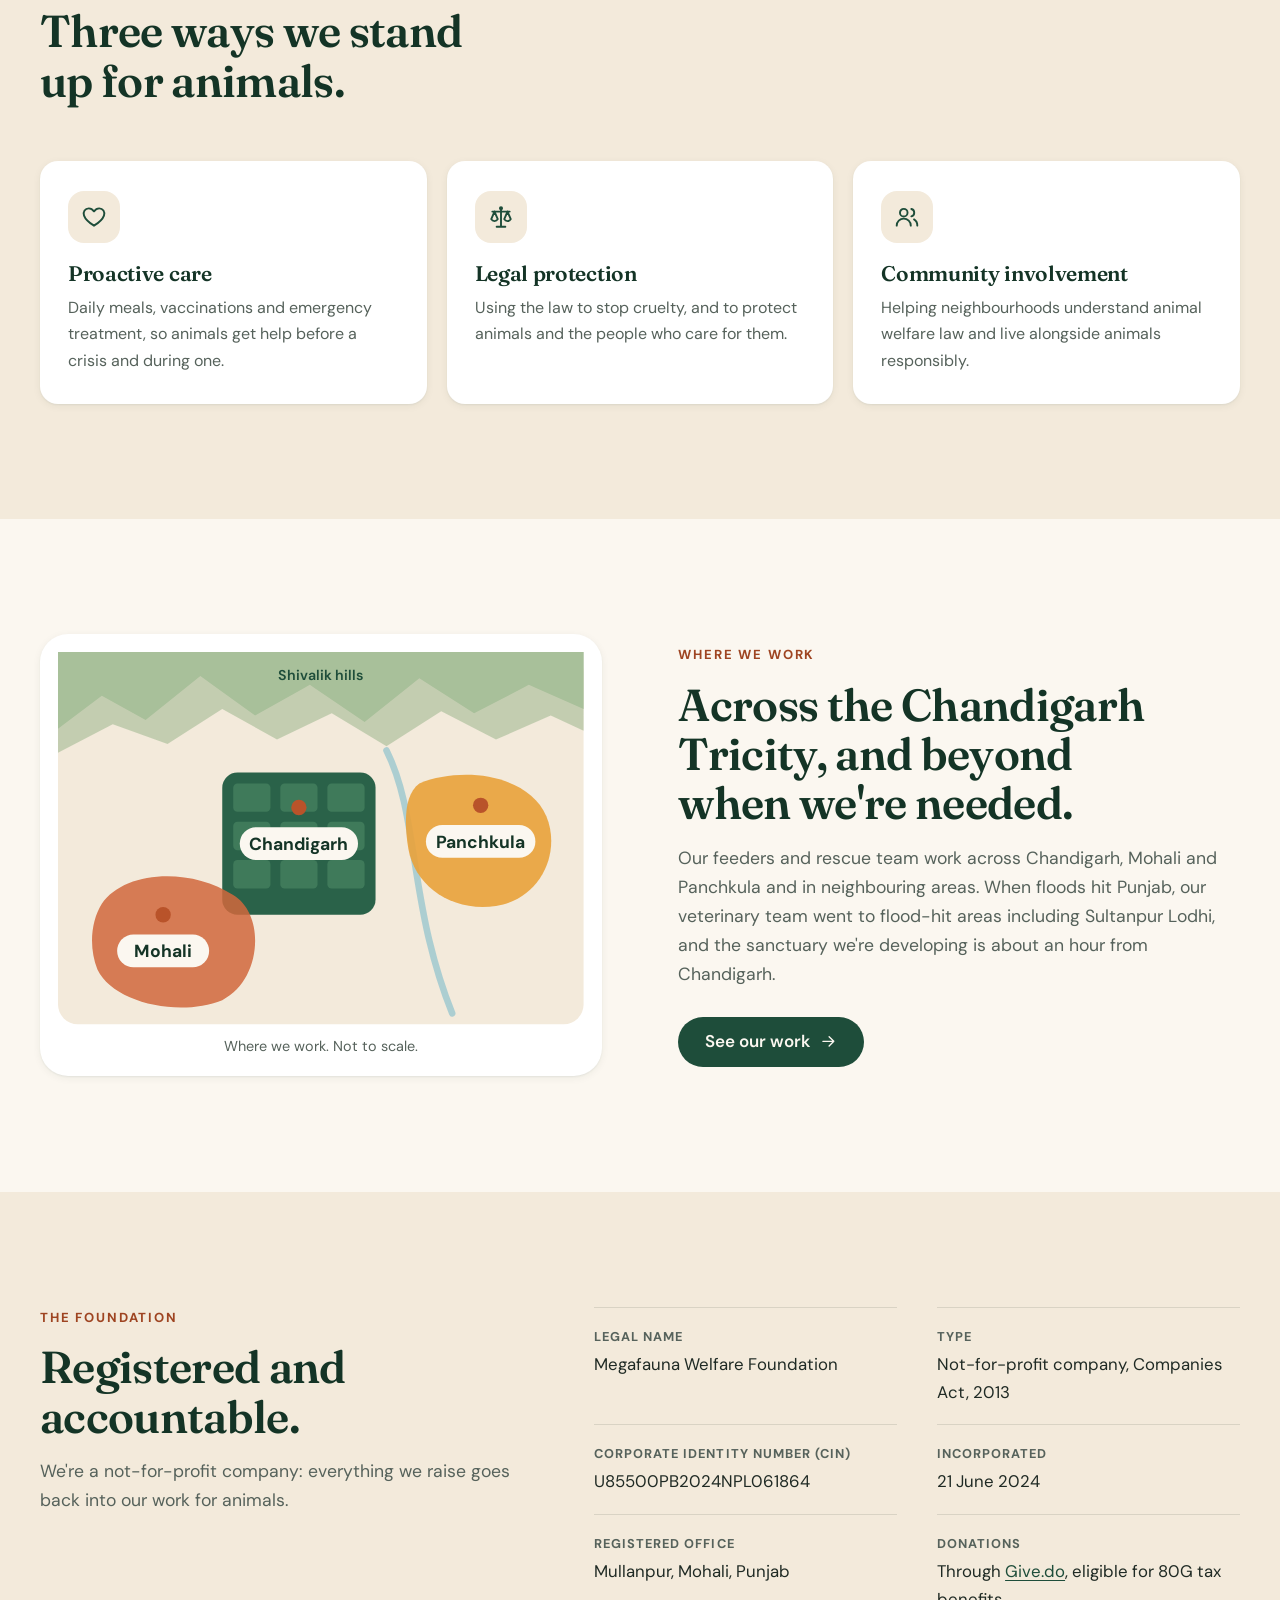
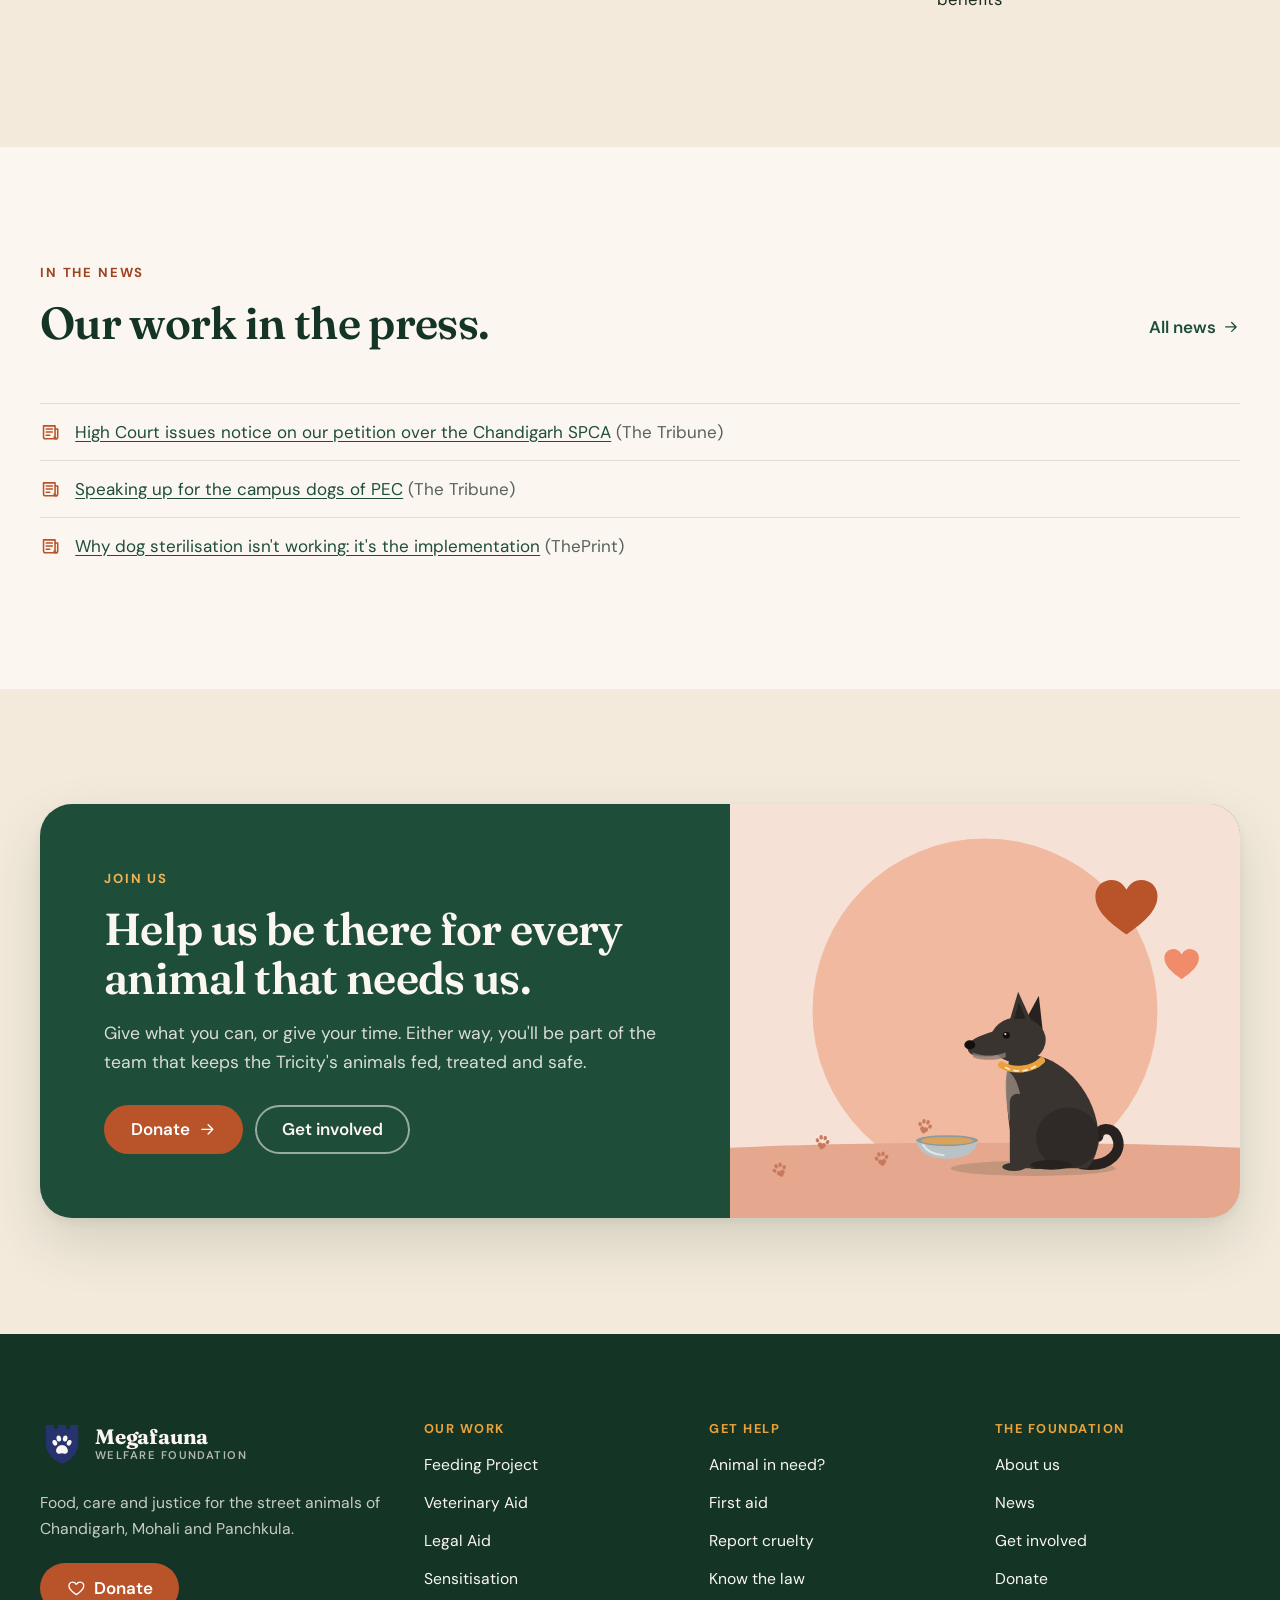
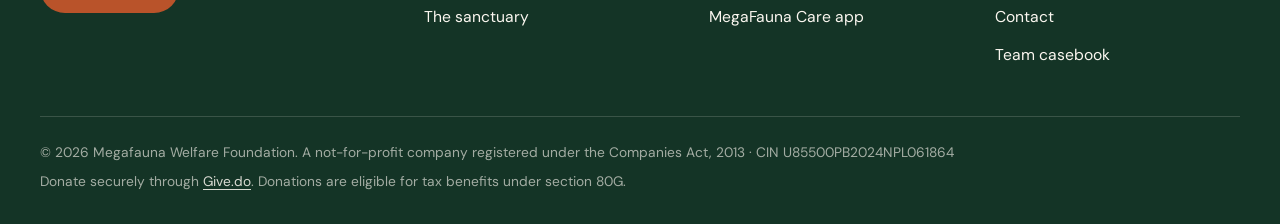
<file: about.html>
<!doctype html>
<html lang="en-IN" class="no-js">
<head>
  <meta charset="utf-8">
  <meta name="viewport" content="width=device-width, initial-scale=1">
  <title>About us | Megafauna Welfare Foundation</title>
  <meta name="description" content="Megafauna Welfare Foundation is a Chandigarh not-for-profit, co-founded in 2024, that protects stray and neglected animals through proactive care, legal protection and community involvement.">
  <meta name="theme-color" content="#143426">

  <meta property="og:type" content="website">
  <meta property="og:site_name" content="Megafauna Welfare Foundation">
  <meta property="og:title" content="About us | Megafauna Welfare Foundation">
  <meta property="og:description" content="Megafauna Welfare Foundation is a Chandigarh not-for-profit, co-founded in 2024, that protects stray and neglected animals through proactive care, legal protection and community involvement.">
  <meta property="og:url" content="https://megafaunawelfare.github.io/github-pages/about.html">
  <meta property="og:image" content="https://megafaunawelfare.github.io/github-pages/assets/img/og-image.png">
  <meta name="twitter:card" content="summary_large_image">

  <link rel="icon" href="assets/img/logo.svg" type="image/svg+xml">
  <link rel="preconnect" href="https://fonts.googleapis.com">
  <link rel="preconnect" href="https://fonts.gstatic.com" crossorigin>
  <link rel="stylesheet" href="https://fonts.googleapis.com/css2?family=DM+Sans:opsz,wght@9..40,400;9..40,500;9..40,600;9..40,700&family=Fraunces:opsz,wght@9..144,500;9..144,600;9..144,700&display=swap">
  <link rel="stylesheet" href="assets/css/styles.css">
  <script>document.documentElement.classList.replace('no-js', 'js');</script>
</head>
<body>
  <!-- Icon sprite: referenced below with <use href="#i-name"> -->
  <svg width="0" height="0" style="position:absolute" aria-hidden="true">
    <defs>
      <symbol id="i-arrow" viewBox="0 0 24 24"><path d="M5 12h14M13 6l6 6-6 6"/></symbol>
      <symbol id="i-external" viewBox="0 0 24 24"><path d="M14 4h6v6M20 4l-9 9"/><path d="M18 14v5a1 1 0 0 1-1 1H5a1 1 0 0 1-1-1V7a1 1 0 0 1 1-1h5"/></symbol>
      <symbol id="i-menu" viewBox="0 0 24 24"><path d="M4 7h16M4 12h16M4 17h16"/></symbol>
      <symbol id="i-close" viewBox="0 0 24 24"><path d="M6 6l12 12M18 6 6 18"/></symbol>
      <symbol id="i-check" viewBox="0 0 24 24"><path d="m5 12.5 4.5 4.5L19 7.5"/></symbol>
      <symbol id="i-x" viewBox="0 0 24 24"><path d="M6 6l12 12M18 6 6 18"/></symbol>
      <symbol id="i-chevron-left" viewBox="0 0 24 24"><path d="m15 5-7 7 7 7"/></symbol>
      <symbol id="i-chevron-right" viewBox="0 0 24 24"><path d="m9 5 7 7-7 7"/></symbol>
      <symbol id="i-chevron-down" viewBox="0 0 24 24"><path d="m5 9 7 7 7-7"/></symbol>
      <symbol id="i-alert" viewBox="0 0 24 24"><path d="M10.3 4.2 2.8 17.5a2 2 0 0 0 1.7 3h15a2 2 0 0 0 1.7-3L13.7 4.2a2 2 0 0 0-3.4 0Z"/><path d="M12 9.5V14M12 17v.01"/></symbol>
      <symbol id="i-info" viewBox="0 0 24 24"><circle cx="12" cy="12" r="8.5"/><path d="M12 11v5.5M12 7.8v.01"/></symbol>
      <symbol id="i-pin" viewBox="0 0 24 24"><path d="M12 21s-7-6.2-7-11.5a7 7 0 0 1 14 0C19 14.8 12 21 12 21Z"/><circle cx="12" cy="9.5" r="2.5"/></symbol>
      <symbol id="i-mail" viewBox="0 0 24 24"><rect x="3" y="5" width="18" height="14" rx="2"/><path d="m3.5 6.5 8.5 7 8.5-7"/></symbol>
      <symbol id="i-phone" viewBox="0 0 24 24"><path d="M6.5 3.5h3l1.5 4-2 1.5a11 11 0 0 0 6 6l1.5-2 4 1.5v3a2 2 0 0 1-2 2A16 16 0 0 1 4.5 5.5a2 2 0 0 1 2-2Z"/></symbol>
      <symbol id="i-chat" viewBox="0 0 24 24"><path d="M20 15a2 2 0 0 1-2 2H8l-4 3.5V6a2 2 0 0 1 2-2h12a2 2 0 0 1 2 2Z"/><path d="M8.5 9h7M8.5 12.5h4.5"/></symbol>
      <symbol id="i-camera" viewBox="0 0 24 24"><path d="M4 8.5A1.5 1.5 0 0 1 5.5 7h2.3l1.4-2h5.6l1.4 2h2.3A1.5 1.5 0 0 1 20 8.5v9a1.5 1.5 0 0 1-1.5 1.5h-13A1.5 1.5 0 0 1 4 17.5Z"/><circle cx="12" cy="12.8" r="3.3"/></symbol>
      <symbol id="i-heart" viewBox="0 0 24 24"><path d="M12 20s-7.5-4.6-9.2-9.3C1.6 7.3 3.8 4 7.2 4c2 0 3.6 1.1 4.8 2.8C13.2 5.1 14.8 4 16.8 4c3.4 0 5.6 3.3 4.4 6.7C19.5 15.4 12 20 12 20Z"/></symbol>
      <symbol id="i-paw" viewBox="0 0 24 24"><circle cx="5.8" cy="11.2" r="1.9"/><circle cx="9.4" cy="6.6" r="2"/><circle cx="14.6" cy="6.6" r="2"/><circle cx="18.2" cy="11.2" r="1.9"/><path d="M12 12.4c-2.7 0-5.2 3.4-5.2 5.8 0 1.6 1.2 2.4 2.7 2.4 1 0 1.6-.5 2.5-.5s1.5.5 2.5.5c1.5 0 2.7-.8 2.7-2.4 0-2.4-2.5-5.8-5.2-5.8Z"/></symbol>
      <symbol id="i-bowl" viewBox="0 0 24 24"><path d="M3 12h18a9 7 0 0 1-18 0Z"/><path d="M8 20h8"/><path d="M9 4c0 1.5 1.5 1.5 1.5 3M13.5 4c0 1.5 1.5 1.5 1.5 3"/></symbol>
      <symbol id="i-vet" viewBox="0 0 24 24"><path d="M12 21s-7-4.5-7-11V5.5L12 3l7 2.5V10c0 6.5-7 11-7 11Z"/><path d="M12 8v6M9 11h6"/></symbol>
      <symbol id="i-aid" viewBox="0 0 24 24"><rect x="3.5" y="3.5" width="17" height="17" rx="4.5"/><path d="M12 8v8M8 12h8"/></symbol>
      <symbol id="i-scale" viewBox="0 0 24 24"><path d="M12 4v17M8 21h8M4 7h16"/><path d="M6 7l-3 7a3.4 3.4 0 0 0 6 0L6 7ZM18 7l-3 7a3.4 3.4 0 0 0 6 0l-3-7Z"/><circle cx="12" cy="4" r="1"/></symbol>
      <symbol id="i-megaphone" viewBox="0 0 24 24"><path d="M3 10.5v3a1 1 0 0 0 1 1h2.5L12 19V5L6.5 9.5H4a1 1 0 0 0-1 1Z"/><path d="M15.5 9a4 4 0 0 1 0 6M18.5 6a8 8 0 0 1 0 12"/></symbol>
      <symbol id="i-home" viewBox="0 0 24 24"><path d="M3 11.5 12 4l9 7.5"/><path d="M5.5 10v9.5h13V10"/><path d="M10 19.5v-5h4v5"/></symbol>
      <symbol id="i-syringe" viewBox="0 0 24 24"><path d="m18 2 4 4M17 7l3-3"/><path d="M19 9 8.7 19.3a2.4 2.4 0 0 1-3.4 0l-.6-.6a2.4 2.4 0 0 1 0-3.4L15 5"/><path d="m9 11 4 4M5 19l-3 3M14 4l6 6"/></symbol>
      <symbol id="i-collar" viewBox="0 0 24 24"><ellipse cx="12" cy="8.5" rx="8" ry="4"/><path d="M12 12.5v2.5"/><circle cx="12" cy="18" r="2.6"/><path d="M2.5 15.5 1 17M21.5 15.5 23 17M5 19l-1 2M19 19l1 2"/></symbol>
      <symbol id="i-shield" viewBox="0 0 24 24"><path d="M12 21s-7-4.5-7-11V5.5L12 3l7 2.5V10c0 6.5-7 11-7 11Z"/><path d="M12 8v4.5M12 15.5v.01"/></symbol>
      <symbol id="i-users" viewBox="0 0 24 24"><circle cx="9" cy="8" r="3.5"/><path d="M2.5 20a6.5 6.5 0 0 1 13 0"/><path d="M16 4.6a3.5 3.5 0 0 1 0 6.8M18.5 14.2A6.5 6.5 0 0 1 21.5 20"/></symbol>
      <symbol id="i-flag" viewBox="0 0 24 24"><path d="M5 21V4M5 4h11l-2 4 2 4H5"/></symbol>
      <symbol id="i-share" viewBox="0 0 24 24"><circle cx="18" cy="5" r="2.5"/><circle cx="6" cy="12" r="2.5"/><circle cx="18" cy="19" r="2.5"/><path d="m8.2 10.8 7.6-4.6M8.2 13.2l7.6 4.6"/></symbol>
      <symbol id="i-gift" viewBox="0 0 24 24"><rect x="3.5" y="8.5" width="17" height="4" rx="1"/><path d="M5 12.5v8h14v-8M12 8.5v12"/><path d="M12 8.5C10.5 4.5 7 4 6.6 6s2.4 2.5 5.4 2.5ZM12 8.5c1.5-4 5-4.5 5.4-2.5s-2.4 2.5-5.4 2.5Z"/></symbol>
      <symbol id="i-school" viewBox="0 0 24 24"><path d="M2 9.5 12 5l10 4.5-10 4.5L2 9.5Z"/><path d="M6 11.5V16c0 1.5 2.7 3 6 3s6-1.5 6-3v-4.5"/><path d="M22 9.5V15"/></symbol>
      <symbol id="i-news" viewBox="0 0 24 24"><path d="M4 5.5h13v12.5a2 2 0 0 0 2 2H6a2 2 0 0 1-2-2Z"/><path d="M17 9h3v9a2 2 0 0 1-4 0"/><path d="M7 9h7M7 12.5h7M7 16h4"/></symbol>
      <symbol id="i-receipt" viewBox="0 0 24 24"><path d="M6 3h12v18l-3-2-3 2-3-2-3 2Z"/><path d="M9 8h6M9 12h6M9 16h3"/></symbol>
      <symbol id="i-building" viewBox="0 0 24 24"><path d="M4 21V5.5L12 3l8 2.5V21"/><path d="M9 21v-4h6v4M8 8.5h.01M12 8.5h.01M16 8.5h.01M8 12.5h.01M12 12.5h.01M16 12.5h.01"/></symbol>
      <symbol id="i-calendar" viewBox="0 0 24 24"><rect x="3.5" y="5" width="17" height="15.5" rx="2.5"/><path d="M3.5 9.5h17M8 3v4M16 3v4"/></symbol>
      <symbol id="i-book" viewBox="0 0 24 24"><path d="M12 6.5C10.3 5.2 7.9 4.5 4 4.5v14c3.9 0 6.3.7 8 2 1.7-1.3 4.1-2 8-2v-14c-3.9 0-6.3.7-8 2Z"/><path d="M12 6.5v14"/></symbol>
      <symbol id="i-rain" viewBox="0 0 24 24"><path d="M7 15.5a4.5 4.5 0 1 1 .9-8.9A5.5 5.5 0 0 1 18.5 9a3.3 3.3 0 0 1-.5 6.5Z"/><path d="M8.5 18.5 7.5 21M12.5 18.5l-1 2.5M16.5 18.5l-1 2.5"/></symbol>
      <symbol id="i-kite" viewBox="0 0 24 24"><path d="M12 2.5 18 9.5l-6 7-6-7Z"/><path d="M6 9.5h12M12 2.5v14"/><path d="M12 16.5c0 2-2.5 2.2-2.5 4.5"/></symbol>
      <symbol id="i-ear" viewBox="0 0 24 24"><path d="M4.5 20 9.3 3.8l2.9 5.4 2.2-3.3L19.5 20Z"/><path d="M8.5 16.5c1.5-.8 3.5-.8 5 0"/></symbol>
      <symbol id="i-app" viewBox="0 0 24 24"><rect x="6" y="2.5" width="12" height="19" rx="2.5"/><path d="M10.5 18.5h3"/></symbol>
    </defs>
  </svg>

  <a class="skip-link" href="#main">Skip to content</a>

  <aside class="topbar" aria-label="Animal emergencies">
    <div class="container topbar-inner">
      <p class="topbar-alert"><svg class="icon" aria-hidden="true"><use href="#i-alert"/></svg> <span>Animal in need in the Tricity? <a href="app/#report">Report it now</a></span></p>
      <nav class="topbar-links" aria-label="Quick links">
        <a href="help.html#first-aid">First aid</a>
        <a href="app/">MegaFauna Care app</a>
        <a href="contact.html">Contact</a>
      </nav>
    </div>
  </aside>

  <header class="site-header">
    <div class="container header-inner">
      <a class="brand" href="./" aria-label="Megafauna Welfare Foundation, home">
        <img src="assets/img/logo.svg" alt="" width="44" height="44">
        <span class="brand-text">
          <span class="brand-name">Megafauna</span>
          <span class="brand-sub">Welfare Foundation</span>
        </span>
      </a>

      <nav class="site-nav" id="site-nav" aria-label="Main">
        <ul>
          <li><a href="about.html" aria-current="page">About</a></li>
          <li><a href="work.html">Our work</a></li>
          <li><a href="help.html">Animal in need?</a></li>
          <li><a href="law.html">Know the law</a></li>
          <li><a href="news.html">News</a></li>
          <li><a href="get-involved.html">Get involved</a></li>
          <li class="nav-extra"><a href="contact.html">Contact</a></li>
        </ul>
        <a class="btn btn-accent nav-extra" href="donate.html"><svg class="icon" aria-hidden="true"><use href="#i-heart"/></svg> Donate</a>
      </nav>

      <div class="nav-actions">
        <a class="btn btn-accent btn-sm btn-donate-top" href="donate.html"><svg class="icon" aria-hidden="true"><use href="#i-heart"/></svg> Donate</a>
        <button class="nav-toggle" type="button" aria-expanded="false" aria-controls="site-nav">
          <svg class="icon icon-open" aria-hidden="true"><use href="#i-menu"/></svg>
          <svg class="icon icon-close" aria-hidden="true"><use href="#i-close"/></svg>
          <span class="visually-hidden">Menu</span>
        </button>
      </div>
    </div>
  </header>

  <main id="main">
    <section class="page-hero" aria-labelledby="page-title">
      <div class="container page-hero-grid">
        <div>
          <nav aria-label="Breadcrumb">
            <ol class="crumbs">
              <li><a href="./">Home</a></li>
              <li aria-current="page">About us</li>
            </ol>
          </nav>
          <p class="kicker">About us</p>
          <h1 id="page-title">Standing up for animals who have no one else.</h1>
          <p class="lead">Megafauna Welfare Foundation, or MegaFauna, is a not-for-profit company in Chandigarh dedicated to the legal and ethical treatment of street animals.</p>
        </div>
        <figure class="arch">
          <img src="assets/img/illustrations/together.svg" alt="" width="800" height="600">
        </figure>
      </div>
    </section>

    <!-- Our story -->
    <section class="section" aria-labelledby="story-title">
      <div class="container split">
        <div class="split-intro reveal">
          <p class="kicker">Our story</p>
          <h2 id="story-title">Care on the street, and justice when it's needed.</h2>
        </div>
        <div class="reveal">
          <div class="prose">
            <p>MegaFauna was incorporated in June 2024 as a not-for-profit company under the Companies Act, 2013. It was co-founded by animal rights activist <strong>Udit Bhatia</strong>, one of its directors.</p>
            <p>Our mission is to protect and improve the lives of stray and neglected animals through <strong>proactive care</strong>, <strong>legal protection</strong> and <strong>community involvement</strong>. In practice, that means a meal every day for more than 1,000 animals, emergency treatment when they're sick or hurt, and legal action when they're harmed, or when the systems meant to protect them fail.</p>
            <p>We work alongside the feeders, volunteers and residents who look after animals in their neighbourhoods across Chandigarh, Mohali and Panchkula.</p>
          </div>
          <blockquote class="quote" style="margin-top: 32px">
            <p>&ldquo;Where ABC rules have been implemented properly, complaint rates and dog bite cases have sharply fallen.&rdquo;</p>
            <footer>Udit Bhatia, director, speaking at the Press Club of India, as reported by <a href="https://theprint.in/feature/around-town/abc-rules-improper-implementation-dogs-sc-verdict/2819938/" target="_blank" rel="noopener">ThePrint</a></footer>
          </blockquote>
        </div>
      </div>
    </section>

    <!-- Values -->
    <section class="section section--sand" aria-labelledby="values-title">
      <div class="container">
        <div class="section-head reveal">
          <p class="kicker">How we work</p>
          <h2 id="values-title">Three ways we stand up for animals.</h2>
        </div>
        <div class="pillars">
          <article class="pillar reveal">
            <span class="pillar-icon"><svg class="icon" aria-hidden="true"><use href="#i-heart"/></svg></span>
            <h3>Proactive care</h3>
            <p>Daily meals, vaccinations and emergency treatment, so animals get help before a crisis and during one.</p>
          </article>
          <article class="pillar reveal">
            <span class="pillar-icon"><svg class="icon" aria-hidden="true"><use href="#i-scale"/></svg></span>
            <h3>Legal protection</h3>
            <p>Using the law to stop cruelty, and to protect animals and the people who care for them.</p>
          </article>
          <article class="pillar reveal">
            <span class="pillar-icon"><svg class="icon" aria-hidden="true"><use href="#i-users"/></svg></span>
            <h3>Community involvement</h3>
            <p>Helping neighbourhoods understand animal welfare law and live alongside animals responsibly.</p>
          </article>
        </div>
      </div>
    </section>

    <!-- Where we work -->
    <section class="section" aria-labelledby="where-title">
      <div class="container feature">
        <figure class="map-card reveal">
            <svg viewBox="0 0 480 340" role="img" aria-labelledby="map-title map-desc">
              <title id="map-title">Where we work</title>
              <desc id="map-desc">A simple map of the Chandigarh Tricity: Chandigarh in the middle, Mohali to the south-west and Panchkula to the east, with the Shivalik hills to the north.</desc>
              <rect width="480" height="340" rx="18" fill="#F3EADB"/>
              <path d="M0 70 L 40 40 L 80 62 L 130 22 L 180 58 L 230 30 L 280 64 L 330 24 L 380 56 L 430 30 L 480 52 L 480 0 L 0 0 Z" fill="#B7CCA9"/>
              <path d="M0 92 L 50 66 L 100 84 L 150 52 L 200 80 L 250 56 L 300 86 L 350 54 L 400 80 L 450 58 L 480 72 L 480 0 L 0 0 Z" fill="#9DB78F" opacity=".55"/>
              <text x="240" y="26" text-anchor="middle" font-family="DM Sans, sans-serif" font-size="13" fill="#1E4D3A" font-weight="600">Shivalik hills</text>
              <path d="M300 90 C 330 150 320 230 360 330" fill="none" stroke="#9CC7CF" stroke-width="6" stroke-linecap="round" opacity=".8"/>
              <g transform="translate(150 110)">
                <rect width="140" height="130" rx="14" fill="#2A6249"/>
                <g fill="#3F7A5A">
                  <rect x="10" y="10" width="34" height="26" rx="4"/><rect x="53" y="10" width="34" height="26" rx="4"/><rect x="96" y="10" width="34" height="26" rx="4"/>
                  <rect x="10" y="45" width="34" height="26" rx="4"/><rect x="53" y="45" width="34" height="26" rx="4"/><rect x="96" y="45" width="34" height="26" rx="4"/>
                  <rect x="10" y="80" width="34" height="26" rx="4"/><rect x="53" y="80" width="34" height="26" rx="4"/><rect x="96" y="80" width="34" height="26" rx="4"/>
                </g>
              </g>
              <path d="M40 230 C 60 200 120 196 160 222 C 190 240 186 300 150 318 C 110 334 50 320 36 290 C 28 270 30 246 40 230 Z" fill="#D2683C" opacity=".85"/>
              <path d="M330 120 C 370 104 430 112 446 150 C 460 184 440 226 400 232 C 360 238 326 214 320 180 C 316 156 316 130 330 120 Z" fill="#E9A23B" opacity=".9"/>
              <g font-family="DM Sans, sans-serif" font-weight="700" font-size="16">
                <rect x="166" y="160" width="108" height="30" rx="15" fill="#FBF7F0"/>
                <text x="220" y="181" text-anchor="middle" fill="#143426">Chandigarh</text>
                <rect x="54" y="258" width="84" height="30" rx="15" fill="#FBF7F0"/>
                <text x="96" y="279" text-anchor="middle" fill="#143426">Mohali</text>
                <rect x="336" y="158" width="100" height="30" rx="15" fill="#FBF7F0"/>
                <text x="386" y="179" text-anchor="middle" fill="#143426">Panchkula</text>
              </g>
              <g fill="#B9532A">
                <circle cx="96" cy="240" r="7"/><circle cx="220" cy="142" r="7"/><circle cx="386" cy="140" r="7"/>
              </g>
            </svg>
          <figcaption>Where we work. Not to scale.</figcaption>
        </figure>
        <div class="feature-copy reveal">
          <p class="kicker">Where we work</p>
          <h2 id="where-title">Across the Chandigarh Tricity, and beyond when we're needed.</h2>
          <p>Our feeders and rescue team work across Chandigarh, Mohali and Panchkula and in neighbouring areas. When floods hit Punjab, our veterinary team went to flood-hit areas including Sultanpur Lodhi, and the sanctuary we're developing is about an hour from Chandigarh.</p>
          <div class="hero-actions">
            <a class="btn btn-primary" href="work.html">See our work <svg class="icon icon-move" aria-hidden="true"><use href="#i-arrow"/></svg></a>
          </div>
        </div>
      </div>
    </section>

    <!-- Registration -->
    <section class="section section--sand" aria-labelledby="facts-title">
      <div class="container split">
        <div class="split-intro reveal">
          <p class="kicker">The foundation</p>
          <h2 id="facts-title">Registered and accountable.</h2>
          <p>We're a not-for-profit company: everything we raise goes back into our work for animals.</p>
        </div>
        <dl class="details reveal">
          <div><dt>Legal name</dt><dd>Megafauna Welfare Foundation</dd></div>
          <div><dt>Type</dt><dd>Not-for-profit company, Companies Act, 2013</dd></div>
          <div><dt>Corporate identity number (CIN)</dt><dd>U85500PB2024NPL061864</dd></div>
          <div><dt>Incorporated</dt><dd>21 June 2024</dd></div>
          <div><dt>Registered office</dt><dd>Mullanpur, Mohali, Punjab</dd></div>
          <div><dt>Donations</dt><dd>Through <a href="https://give.do/ngos/megafauna-welfare-foundation" target="_blank" rel="noopener">Give.do</a>, eligible for 80G tax benefits</dd></div>
        </dl>
      </div>
    </section>

    <!-- In the news -->
    <section class="section" aria-labelledby="press-title">
      <div class="container">
        <div class="section-head section-head--split reveal">
          <div>
            <p class="kicker">In the news</p>
            <h2 id="press-title">Our work in the press.</h2>
          </div>
          <a class="link-arrow" href="news.html">All news <svg class="icon icon-move" aria-hidden="true"><use href="#i-arrow"/></svg></a>
        </div>
        <ul class="give-list reveal">
          <li><svg class="icon" aria-hidden="true"><use href="#i-news"/></svg> <span><a href="news.html#spca">High Court issues notice on our petition over the Chandigarh SPCA</a> <span class="optional">(The Tribune)</span></span></li>
          <li><svg class="icon" aria-hidden="true"><use href="#i-news"/></svg> <span><a href="news.html#pec-dogs">Speaking up for the campus dogs of PEC</a> <span class="optional">(The Tribune)</span></span></li>
          <li><svg class="icon" aria-hidden="true"><use href="#i-news"/></svg> <span><a href="news.html#abc-rules">Why dog sterilisation isn't working: it's the implementation</a> <span class="optional">(ThePrint)</span></span></li>
        </ul>
      </div>
    </section>

    <!-- Call to action -->
    <section class="section section--sand" aria-labelledby="cta-title">
      <div class="container">
        <div class="donate-band reveal">
          <div class="donate-copy">
            <p class="kicker kicker--light">Join us</p>
            <h2 id="cta-title">Help us be there for every animal that needs us.</h2>
            <p>Give what you can, or give your time. Either way, you'll be part of the team that keeps the Tricity's animals fed, treated and safe.</p>
            <div class="hero-actions">
              <a class="btn btn-accent" href="donate.html">Donate <svg class="icon icon-move" aria-hidden="true"><use href="#i-arrow"/></svg></a>
              <a class="btn btn-outline-light" href="get-involved.html">Get involved</a>
            </div>
          </div>
          <figure class="donate-media">
            <img src="assets/img/illustrations/volunteer.svg" alt="" width="800" height="600" loading="lazy">
          </figure>
        </div>
      </div>
    </section>
  </main>

  <footer class="site-footer">
    <div class="container footer-top">
      <div class="footer-brand">
        <a class="brand brand--light" href="./" aria-label="Megafauna Welfare Foundation, home">
          <img src="assets/img/logo.svg" alt="" width="44" height="44">
          <span class="brand-text">
            <span class="brand-name">Megafauna</span>
            <span class="brand-sub">Welfare Foundation</span>
          </span>
        </a>
        <p>Food, care and justice for the street animals of Chandigarh, Mohali and Panchkula.</p>
        <a class="btn btn-accent" href="donate.html"><svg class="icon" aria-hidden="true"><use href="#i-heart"/></svg> Donate</a>
      </div>

      <nav class="footer-col" aria-labelledby="footer-work">
        <h2 id="footer-work">Our work</h2>
        <ul>
          <li><a href="work.html#feeding">Feeding Project</a></li>
          <li><a href="work.html#veterinary">Veterinary Aid</a></li>
          <li><a href="work.html#legal">Legal Aid</a></li>
          <li><a href="work.html#sensitisation">Sensitisation</a></li>
          <li><a href="work.html#sanctuary">The sanctuary</a></li>
        </ul>
      </nav>

      <nav class="footer-col" aria-labelledby="footer-help">
        <h2 id="footer-help">Get help</h2>
        <ul>
          <li><a href="help.html">Animal in need?</a></li>
          <li><a href="help.html#first-aid">First aid</a></li>
          <li><a href="help.html#cruelty">Report cruelty</a></li>
          <li><a href="law.html">Know the law</a></li>
          <li><a href="app/">MegaFauna Care app</a></li>
        </ul>
      </nav>

      <nav class="footer-col" aria-labelledby="footer-org">
        <h2 id="footer-org">The foundation</h2>
        <ul>
          <li><a href="about.html">About us</a></li>
          <li><a href="news.html">News</a></li>
          <li><a href="get-involved.html">Get involved</a></li>
          <li><a href="donate.html">Donate</a></li>
          <li><a href="contact.html">Contact</a></li>
          <li><a href="casebook/">Team casebook</a></li>
        </ul>
      </nav>
    </div>

    <div class="container">
      <div class="footer-legal">
        <p>&copy; <span id="year">2026</span> Megafauna Welfare Foundation. A not-for-profit company registered under the Companies Act, 2013 &middot; CIN U85500PB2024NPL061864</p>
        <p>Donate securely through <a href="https://give.do/ngos/megafauna-welfare-foundation" target="_blank" rel="noopener">Give.do</a>. Donations are eligible for tax benefits under section 80G.</p>
      </div>
    </div>
  </footer>

  <script src="assets/js/main.js" defer></script>
</body>
</html>
</file>
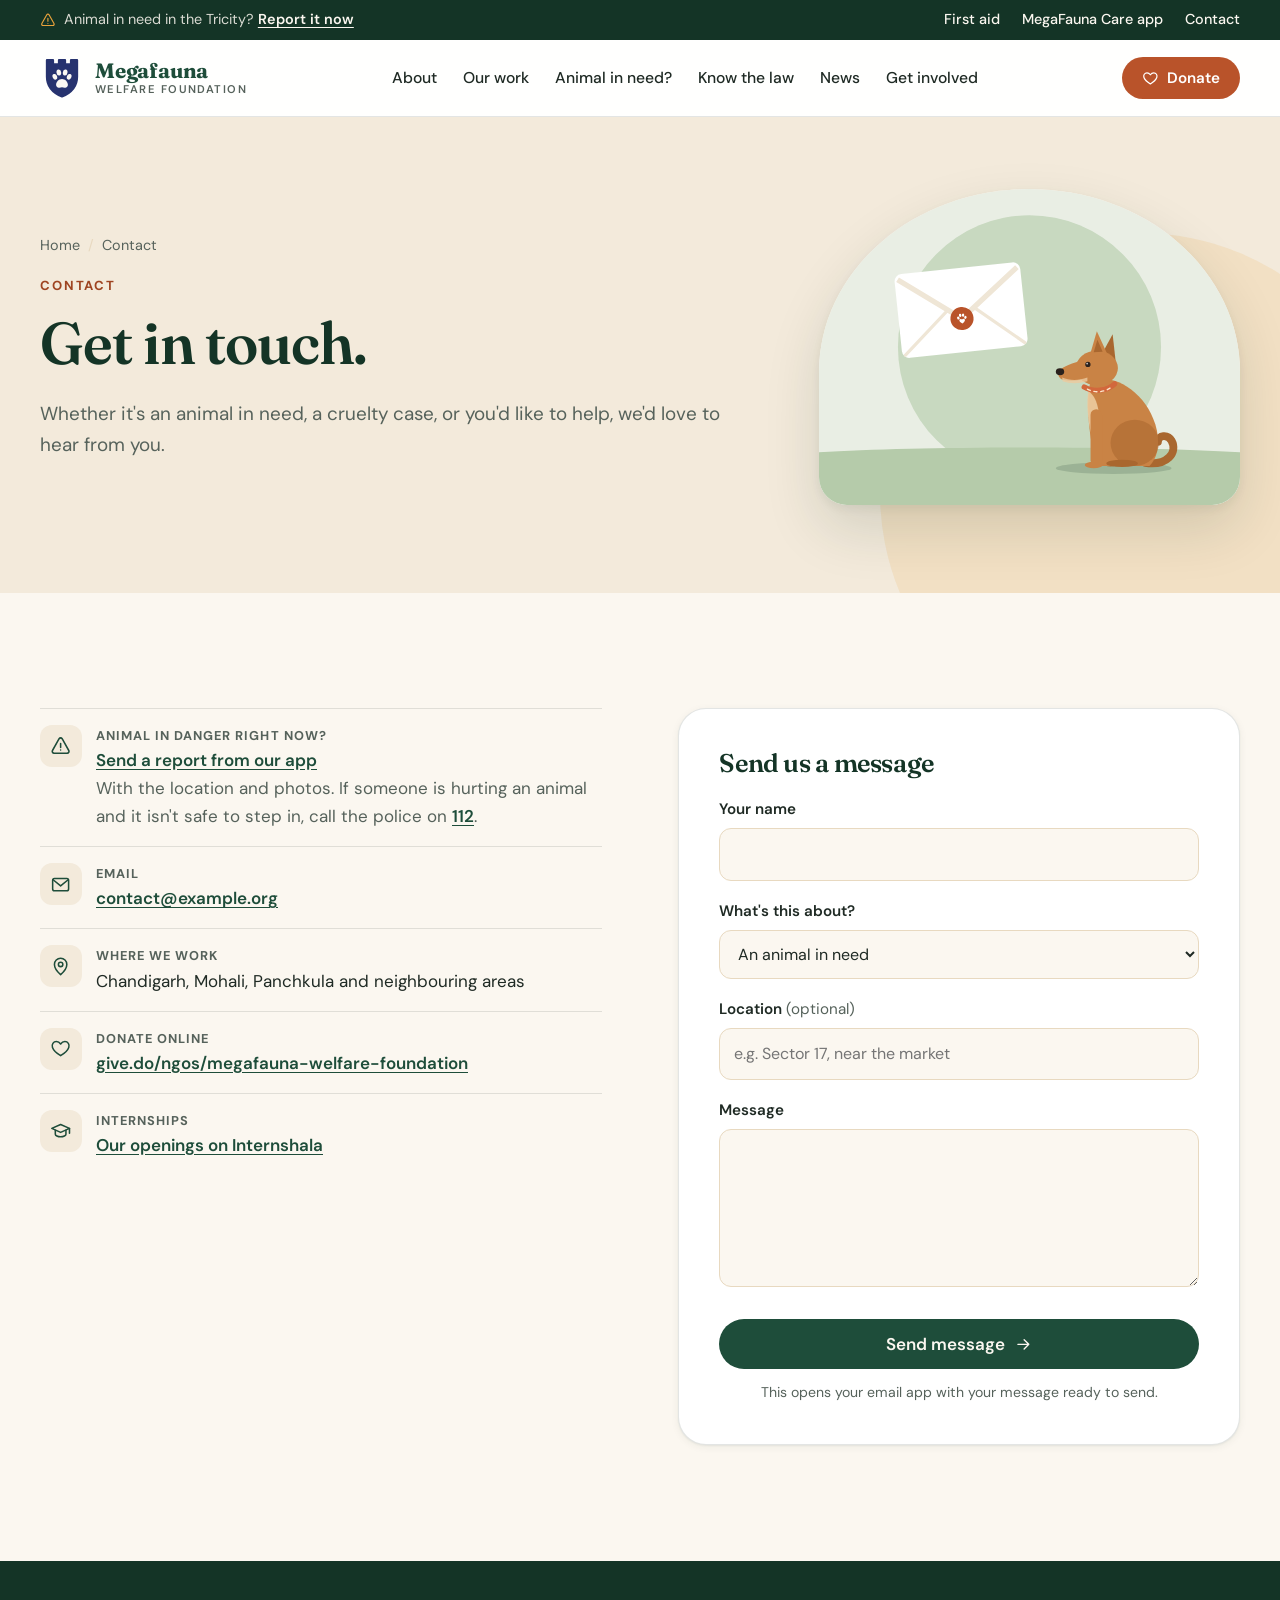
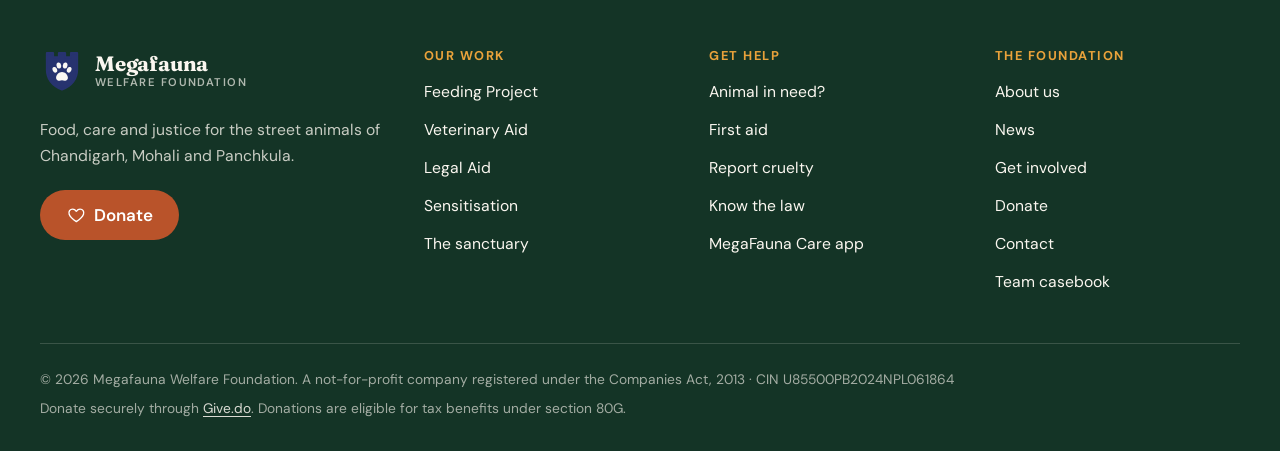
<file: contact.html>
<!doctype html>
<html lang="en-IN" class="no-js">
<head>
  <meta charset="utf-8">
  <meta name="viewport" content="width=device-width, initial-scale=1">
  <title>Contact | Megafauna Welfare Foundation</title>
  <meta name="description" content="Contact Megafauna Welfare Foundation about an animal in need, a cruelty case, volunteering, internships, donations or legal help in Chandigarh, Mohali and Panchkula.">
  <meta name="theme-color" content="#143426">

  <meta property="og:type" content="website">
  <meta property="og:site_name" content="Megafauna Welfare Foundation">
  <meta property="og:title" content="Contact | Megafauna Welfare Foundation">
  <meta property="og:description" content="Contact Megafauna Welfare Foundation about an animal in need, a cruelty case, volunteering, internships, donations or legal help in Chandigarh, Mohali and Panchkula.">
  <meta property="og:url" content="https://megafaunawelfare.github.io/github-pages/contact.html">
  <meta property="og:image" content="https://megafaunawelfare.github.io/github-pages/assets/img/og-image.png">
  <meta name="twitter:card" content="summary_large_image">

  <link rel="icon" href="assets/img/logo.svg" type="image/svg+xml">
  <link rel="preconnect" href="https://fonts.googleapis.com">
  <link rel="preconnect" href="https://fonts.gstatic.com" crossorigin>
  <link rel="stylesheet" href="https://fonts.googleapis.com/css2?family=DM+Sans:opsz,wght@9..40,400;9..40,500;9..40,600;9..40,700&family=Fraunces:opsz,wght@9..144,500;9..144,600;9..144,700&display=swap">
  <link rel="stylesheet" href="assets/css/styles.css">
  <script>document.documentElement.classList.replace('no-js', 'js');</script>
</head>
<body>
  <!-- Icon sprite: referenced below with <use href="#i-name"> -->
  <svg width="0" height="0" style="position:absolute" aria-hidden="true">
    <defs>
      <symbol id="i-arrow" viewBox="0 0 24 24"><path d="M5 12h14M13 6l6 6-6 6"/></symbol>
      <symbol id="i-external" viewBox="0 0 24 24"><path d="M14 4h6v6M20 4l-9 9"/><path d="M18 14v5a1 1 0 0 1-1 1H5a1 1 0 0 1-1-1V7a1 1 0 0 1 1-1h5"/></symbol>
      <symbol id="i-menu" viewBox="0 0 24 24"><path d="M4 7h16M4 12h16M4 17h16"/></symbol>
      <symbol id="i-close" viewBox="0 0 24 24"><path d="M6 6l12 12M18 6 6 18"/></symbol>
      <symbol id="i-check" viewBox="0 0 24 24"><path d="m5 12.5 4.5 4.5L19 7.5"/></symbol>
      <symbol id="i-x" viewBox="0 0 24 24"><path d="M6 6l12 12M18 6 6 18"/></symbol>
      <symbol id="i-chevron-left" viewBox="0 0 24 24"><path d="m15 5-7 7 7 7"/></symbol>
      <symbol id="i-chevron-right" viewBox="0 0 24 24"><path d="m9 5 7 7-7 7"/></symbol>
      <symbol id="i-chevron-down" viewBox="0 0 24 24"><path d="m5 9 7 7 7-7"/></symbol>
      <symbol id="i-alert" viewBox="0 0 24 24"><path d="M10.3 4.2 2.8 17.5a2 2 0 0 0 1.7 3h15a2 2 0 0 0 1.7-3L13.7 4.2a2 2 0 0 0-3.4 0Z"/><path d="M12 9.5V14M12 17v.01"/></symbol>
      <symbol id="i-info" viewBox="0 0 24 24"><circle cx="12" cy="12" r="8.5"/><path d="M12 11v5.5M12 7.8v.01"/></symbol>
      <symbol id="i-pin" viewBox="0 0 24 24"><path d="M12 21s-7-6.2-7-11.5a7 7 0 0 1 14 0C19 14.8 12 21 12 21Z"/><circle cx="12" cy="9.5" r="2.5"/></symbol>
      <symbol id="i-mail" viewBox="0 0 24 24"><rect x="3" y="5" width="18" height="14" rx="2"/><path d="m3.5 6.5 8.5 7 8.5-7"/></symbol>
      <symbol id="i-phone" viewBox="0 0 24 24"><path d="M6.5 3.5h3l1.5 4-2 1.5a11 11 0 0 0 6 6l1.5-2 4 1.5v3a2 2 0 0 1-2 2A16 16 0 0 1 4.5 5.5a2 2 0 0 1 2-2Z"/></symbol>
      <symbol id="i-chat" viewBox="0 0 24 24"><path d="M20 15a2 2 0 0 1-2 2H8l-4 3.5V6a2 2 0 0 1 2-2h12a2 2 0 0 1 2 2Z"/><path d="M8.5 9h7M8.5 12.5h4.5"/></symbol>
      <symbol id="i-camera" viewBox="0 0 24 24"><path d="M4 8.5A1.5 1.5 0 0 1 5.5 7h2.3l1.4-2h5.6l1.4 2h2.3A1.5 1.5 0 0 1 20 8.5v9a1.5 1.5 0 0 1-1.5 1.5h-13A1.5 1.5 0 0 1 4 17.5Z"/><circle cx="12" cy="12.8" r="3.3"/></symbol>
      <symbol id="i-heart" viewBox="0 0 24 24"><path d="M12 20s-7.5-4.6-9.2-9.3C1.6 7.3 3.8 4 7.2 4c2 0 3.6 1.1 4.8 2.8C13.2 5.1 14.8 4 16.8 4c3.4 0 5.6 3.3 4.4 6.7C19.5 15.4 12 20 12 20Z"/></symbol>
      <symbol id="i-paw" viewBox="0 0 24 24"><circle cx="5.8" cy="11.2" r="1.9"/><circle cx="9.4" cy="6.6" r="2"/><circle cx="14.6" cy="6.6" r="2"/><circle cx="18.2" cy="11.2" r="1.9"/><path d="M12 12.4c-2.7 0-5.2 3.4-5.2 5.8 0 1.6 1.2 2.4 2.7 2.4 1 0 1.6-.5 2.5-.5s1.5.5 2.5.5c1.5 0 2.7-.8 2.7-2.4 0-2.4-2.5-5.8-5.2-5.8Z"/></symbol>
      <symbol id="i-bowl" viewBox="0 0 24 24"><path d="M3 12h18a9 7 0 0 1-18 0Z"/><path d="M8 20h8"/><path d="M9 4c0 1.5 1.5 1.5 1.5 3M13.5 4c0 1.5 1.5 1.5 1.5 3"/></symbol>
      <symbol id="i-vet" viewBox="0 0 24 24"><path d="M12 21s-7-4.5-7-11V5.5L12 3l7 2.5V10c0 6.5-7 11-7 11Z"/><path d="M12 8v6M9 11h6"/></symbol>
      <symbol id="i-aid" viewBox="0 0 24 24"><rect x="3.5" y="3.5" width="17" height="17" rx="4.5"/><path d="M12 8v8M8 12h8"/></symbol>
      <symbol id="i-scale" viewBox="0 0 24 24"><path d="M12 4v17M8 21h8M4 7h16"/><path d="M6 7l-3 7a3.4 3.4 0 0 0 6 0L6 7ZM18 7l-3 7a3.4 3.4 0 0 0 6 0l-3-7Z"/><circle cx="12" cy="4" r="1"/></symbol>
      <symbol id="i-megaphone" viewBox="0 0 24 24"><path d="M3 10.5v3a1 1 0 0 0 1 1h2.5L12 19V5L6.5 9.5H4a1 1 0 0 0-1 1Z"/><path d="M15.5 9a4 4 0 0 1 0 6M18.5 6a8 8 0 0 1 0 12"/></symbol>
      <symbol id="i-home" viewBox="0 0 24 24"><path d="M3 11.5 12 4l9 7.5"/><path d="M5.5 10v9.5h13V10"/><path d="M10 19.5v-5h4v5"/></symbol>
      <symbol id="i-syringe" viewBox="0 0 24 24"><path d="m18 2 4 4M17 7l3-3"/><path d="M19 9 8.7 19.3a2.4 2.4 0 0 1-3.4 0l-.6-.6a2.4 2.4 0 0 1 0-3.4L15 5"/><path d="m9 11 4 4M5 19l-3 3M14 4l6 6"/></symbol>
      <symbol id="i-collar" viewBox="0 0 24 24"><ellipse cx="12" cy="8.5" rx="8" ry="4"/><path d="M12 12.5v2.5"/><circle cx="12" cy="18" r="2.6"/><path d="M2.5 15.5 1 17M21.5 15.5 23 17M5 19l-1 2M19 19l1 2"/></symbol>
      <symbol id="i-shield" viewBox="0 0 24 24"><path d="M12 21s-7-4.5-7-11V5.5L12 3l7 2.5V10c0 6.5-7 11-7 11Z"/><path d="M12 8v4.5M12 15.5v.01"/></symbol>
      <symbol id="i-users" viewBox="0 0 24 24"><circle cx="9" cy="8" r="3.5"/><path d="M2.5 20a6.5 6.5 0 0 1 13 0"/><path d="M16 4.6a3.5 3.5 0 0 1 0 6.8M18.5 14.2A6.5 6.5 0 0 1 21.5 20"/></symbol>
      <symbol id="i-flag" viewBox="0 0 24 24"><path d="M5 21V4M5 4h11l-2 4 2 4H5"/></symbol>
      <symbol id="i-share" viewBox="0 0 24 24"><circle cx="18" cy="5" r="2.5"/><circle cx="6" cy="12" r="2.5"/><circle cx="18" cy="19" r="2.5"/><path d="m8.2 10.8 7.6-4.6M8.2 13.2l7.6 4.6"/></symbol>
      <symbol id="i-gift" viewBox="0 0 24 24"><rect x="3.5" y="8.5" width="17" height="4" rx="1"/><path d="M5 12.5v8h14v-8M12 8.5v12"/><path d="M12 8.5C10.5 4.5 7 4 6.6 6s2.4 2.5 5.4 2.5ZM12 8.5c1.5-4 5-4.5 5.4-2.5s-2.4 2.5-5.4 2.5Z"/></symbol>
      <symbol id="i-school" viewBox="0 0 24 24"><path d="M2 9.5 12 5l10 4.5-10 4.5L2 9.5Z"/><path d="M6 11.5V16c0 1.5 2.7 3 6 3s6-1.5 6-3v-4.5"/><path d="M22 9.5V15"/></symbol>
      <symbol id="i-news" viewBox="0 0 24 24"><path d="M4 5.5h13v12.5a2 2 0 0 0 2 2H6a2 2 0 0 1-2-2Z"/><path d="M17 9h3v9a2 2 0 0 1-4 0"/><path d="M7 9h7M7 12.5h7M7 16h4"/></symbol>
      <symbol id="i-receipt" viewBox="0 0 24 24"><path d="M6 3h12v18l-3-2-3 2-3-2-3 2Z"/><path d="M9 8h6M9 12h6M9 16h3"/></symbol>
      <symbol id="i-building" viewBox="0 0 24 24"><path d="M4 21V5.5L12 3l8 2.5V21"/><path d="M9 21v-4h6v4M8 8.5h.01M12 8.5h.01M16 8.5h.01M8 12.5h.01M12 12.5h.01M16 12.5h.01"/></symbol>
      <symbol id="i-calendar" viewBox="0 0 24 24"><rect x="3.5" y="5" width="17" height="15.5" rx="2.5"/><path d="M3.5 9.5h17M8 3v4M16 3v4"/></symbol>
      <symbol id="i-book" viewBox="0 0 24 24"><path d="M12 6.5C10.3 5.2 7.9 4.5 4 4.5v14c3.9 0 6.3.7 8 2 1.7-1.3 4.1-2 8-2v-14c-3.9 0-6.3.7-8 2Z"/><path d="M12 6.5v14"/></symbol>
      <symbol id="i-rain" viewBox="0 0 24 24"><path d="M7 15.5a4.5 4.5 0 1 1 .9-8.9A5.5 5.5 0 0 1 18.5 9a3.3 3.3 0 0 1-.5 6.5Z"/><path d="M8.5 18.5 7.5 21M12.5 18.5l-1 2.5M16.5 18.5l-1 2.5"/></symbol>
      <symbol id="i-kite" viewBox="0 0 24 24"><path d="M12 2.5 18 9.5l-6 7-6-7Z"/><path d="M6 9.5h12M12 2.5v14"/><path d="M12 16.5c0 2-2.5 2.2-2.5 4.5"/></symbol>
      <symbol id="i-ear" viewBox="0 0 24 24"><path d="M4.5 20 9.3 3.8l2.9 5.4 2.2-3.3L19.5 20Z"/><path d="M8.5 16.5c1.5-.8 3.5-.8 5 0"/></symbol>
      <symbol id="i-app" viewBox="0 0 24 24"><rect x="6" y="2.5" width="12" height="19" rx="2.5"/><path d="M10.5 18.5h3"/></symbol>
    </defs>
  </svg>

  <a class="skip-link" href="#main">Skip to content</a>

  <aside class="topbar" aria-label="Animal emergencies">
    <div class="container topbar-inner">
      <p class="topbar-alert"><svg class="icon" aria-hidden="true"><use href="#i-alert"/></svg> <span>Animal in need in the Tricity? <a href="app/#report">Report it now</a></span></p>
      <nav class="topbar-links" aria-label="Quick links">
        <a href="help.html#first-aid">First aid</a>
        <a href="app/">MegaFauna Care app</a>
        <a href="contact.html">Contact</a>
      </nav>
    </div>
  </aside>

  <header class="site-header">
    <div class="container header-inner">
      <a class="brand" href="./" aria-label="Megafauna Welfare Foundation, home">
        <img src="assets/img/logo.svg" alt="" width="44" height="44">
        <span class="brand-text">
          <span class="brand-name">Megafauna</span>
          <span class="brand-sub">Welfare Foundation</span>
        </span>
      </a>

      <nav class="site-nav" id="site-nav" aria-label="Main">
        <ul>
          <li><a href="about.html">About</a></li>
          <li><a href="work.html">Our work</a></li>
          <li><a href="help.html">Animal in need?</a></li>
          <li><a href="law.html">Know the law</a></li>
          <li><a href="news.html">News</a></li>
          <li><a href="get-involved.html">Get involved</a></li>
          <li class="nav-extra"><a href="contact.html" aria-current="page">Contact</a></li>
        </ul>
        <a class="btn btn-accent nav-extra" href="donate.html"><svg class="icon" aria-hidden="true"><use href="#i-heart"/></svg> Donate</a>
      </nav>

      <div class="nav-actions">
        <a class="btn btn-accent btn-sm btn-donate-top" href="donate.html"><svg class="icon" aria-hidden="true"><use href="#i-heart"/></svg> Donate</a>
        <button class="nav-toggle" type="button" aria-expanded="false" aria-controls="site-nav">
          <svg class="icon icon-open" aria-hidden="true"><use href="#i-menu"/></svg>
          <svg class="icon icon-close" aria-hidden="true"><use href="#i-close"/></svg>
          <span class="visually-hidden">Menu</span>
        </button>
      </div>
    </div>
  </header>

  <main id="main">
    <section class="page-hero" aria-labelledby="page-title">
      <div class="container page-hero-grid">
        <div>
          <nav aria-label="Breadcrumb">
            <ol class="crumbs">
              <li><a href="./">Home</a></li>
              <li aria-current="page">Contact</li>
            </ol>
          </nav>
          <p class="kicker">Contact</p>
          <h1 id="page-title">Get in touch.</h1>
          <p class="lead">Whether it's an animal in need, a cruelty case, or you'd like to help, we'd love to hear from you.</p>
        </div>
        <figure class="arch">
          <img src="assets/img/illustrations/letter.svg" alt="" width="800" height="600">
        </figure>
      </div>
    </section>

    <section class="section" aria-label="Contact details and form">
      <div class="container contact-grid">
        <div class="reveal">
          <ul class="contact-list">
            <li>
              <span class="contact-icon"><svg class="icon" aria-hidden="true"><use href="#i-alert"/></svg></span>
              <div>
                <span class="contact-label">Animal in danger right now?</span>
                <a href="app/#report">Send a report from our app</a>
                <p class="optional">With the location and photos. If someone is hurting an animal and it isn't safe to step in, call the police on <a href="tel:112">112</a>.</p>
              </div>
            </li>
            <li>
              <span class="contact-icon"><svg class="icon" aria-hidden="true"><use href="#i-mail"/></svg></span>
              <div>
                <span class="contact-label">Email</span>
                <!-- TODO: replace contact@example.org with the foundation's public email address (also update data-email on the form below). -->
                <a href="mailto:contact@example.org">contact@example.org</a>
              </div>
            </li>
            <li>
              <span class="contact-icon"><svg class="icon" aria-hidden="true"><use href="#i-pin"/></svg></span>
              <div>
                <span class="contact-label">Where we work</span>
                <span>Chandigarh, Mohali, Panchkula and neighbouring areas</span>
              </div>
            </li>
            <li>
              <span class="contact-icon"><svg class="icon" aria-hidden="true"><use href="#i-heart"/></svg></span>
              <div>
                <span class="contact-label">Donate online</span>
                <a href="https://give.do/ngos/megafauna-welfare-foundation" target="_blank" rel="noopener">give.do/ngos/megafauna-welfare-foundation</a>
              </div>
            </li>
            <li>
              <span class="contact-icon"><svg class="icon" aria-hidden="true"><use href="#i-school"/></svg></span>
              <div>
                <span class="contact-label">Internships</span>
                <a href="https://internshala.com/company/megafauna-welfare-foundation-1723599542/" target="_blank" rel="noopener">Our openings on Internshala</a>
              </div>
            </li>
          </ul>
        </div>

        <form class="contact-form reveal" id="contact-form" data-email="contact@example.org" novalidate>
          <h2>Send us a message</h2>
          <div class="field">
            <label for="cf-name">Your name</label>
            <input id="cf-name" name="name" type="text" autocomplete="name" required>
          </div>
          <div class="field">
            <label for="cf-topic">What's this about?</label>
            <select id="cf-topic" name="topic">
              <option>An animal in need</option>
              <option>Reporting cruelty</option>
              <option>Volunteering</option>
              <option>Internships</option>
              <option>Sensitisation session</option>
              <option>Donating</option>
              <option>Legal help</option>
              <option>Media enquiry</option>
              <option>Something else</option>
            </select>
          </div>
          <div class="field">
            <label for="cf-location">Location <span class="optional">(optional)</span></label>
            <input id="cf-location" name="location" type="text" placeholder="e.g. Sector 17, near the market">
          </div>
          <div class="field">
            <label for="cf-message">Message</label>
            <textarea id="cf-message" name="message" rows="5" required></textarea>
          </div>
          <p class="form-error" id="cf-error" role="alert" hidden>Please add your name and a message.</p>
          <button class="btn btn-primary btn-block" type="submit">Send message <svg class="icon icon-move" aria-hidden="true"><use href="#i-arrow"/></svg></button>
          <p class="form-hint">This opens your email app with your message ready to send.</p>
        </form>
      </div>
    </section>
  </main>

  <footer class="site-footer">
    <div class="container footer-top">
      <div class="footer-brand">
        <a class="brand brand--light" href="./" aria-label="Megafauna Welfare Foundation, home">
          <img src="assets/img/logo.svg" alt="" width="44" height="44">
          <span class="brand-text">
            <span class="brand-name">Megafauna</span>
            <span class="brand-sub">Welfare Foundation</span>
          </span>
        </a>
        <p>Food, care and justice for the street animals of Chandigarh, Mohali and Panchkula.</p>
        <a class="btn btn-accent" href="donate.html"><svg class="icon" aria-hidden="true"><use href="#i-heart"/></svg> Donate</a>
      </div>

      <nav class="footer-col" aria-labelledby="footer-work">
        <h2 id="footer-work">Our work</h2>
        <ul>
          <li><a href="work.html#feeding">Feeding Project</a></li>
          <li><a href="work.html#veterinary">Veterinary Aid</a></li>
          <li><a href="work.html#legal">Legal Aid</a></li>
          <li><a href="work.html#sensitisation">Sensitisation</a></li>
          <li><a href="work.html#sanctuary">The sanctuary</a></li>
        </ul>
      </nav>

      <nav class="footer-col" aria-labelledby="footer-help">
        <h2 id="footer-help">Get help</h2>
        <ul>
          <li><a href="help.html">Animal in need?</a></li>
          <li><a href="help.html#first-aid">First aid</a></li>
          <li><a href="help.html#cruelty">Report cruelty</a></li>
          <li><a href="law.html">Know the law</a></li>
          <li><a href="app/">MegaFauna Care app</a></li>
        </ul>
      </nav>

      <nav class="footer-col" aria-labelledby="footer-org">
        <h2 id="footer-org">The foundation</h2>
        <ul>
          <li><a href="about.html">About us</a></li>
          <li><a href="news.html">News</a></li>
          <li><a href="get-involved.html">Get involved</a></li>
          <li><a href="donate.html">Donate</a></li>
          <li><a href="contact.html">Contact</a></li>
          <li><a href="casebook/">Team casebook</a></li>
        </ul>
      </nav>
    </div>

    <div class="container">
      <div class="footer-legal">
        <p>&copy; <span id="year">2026</span> Megafauna Welfare Foundation. A not-for-profit company registered under the Companies Act, 2013 &middot; CIN U85500PB2024NPL061864</p>
        <p>Donate securely through <a href="https://give.do/ngos/megafauna-welfare-foundation" target="_blank" rel="noopener">Give.do</a>. Donations are eligible for tax benefits under section 80G.</p>
      </div>
    </div>
  </footer>

  <script src="assets/js/main.js" defer></script>
</body>
</html>
</file>
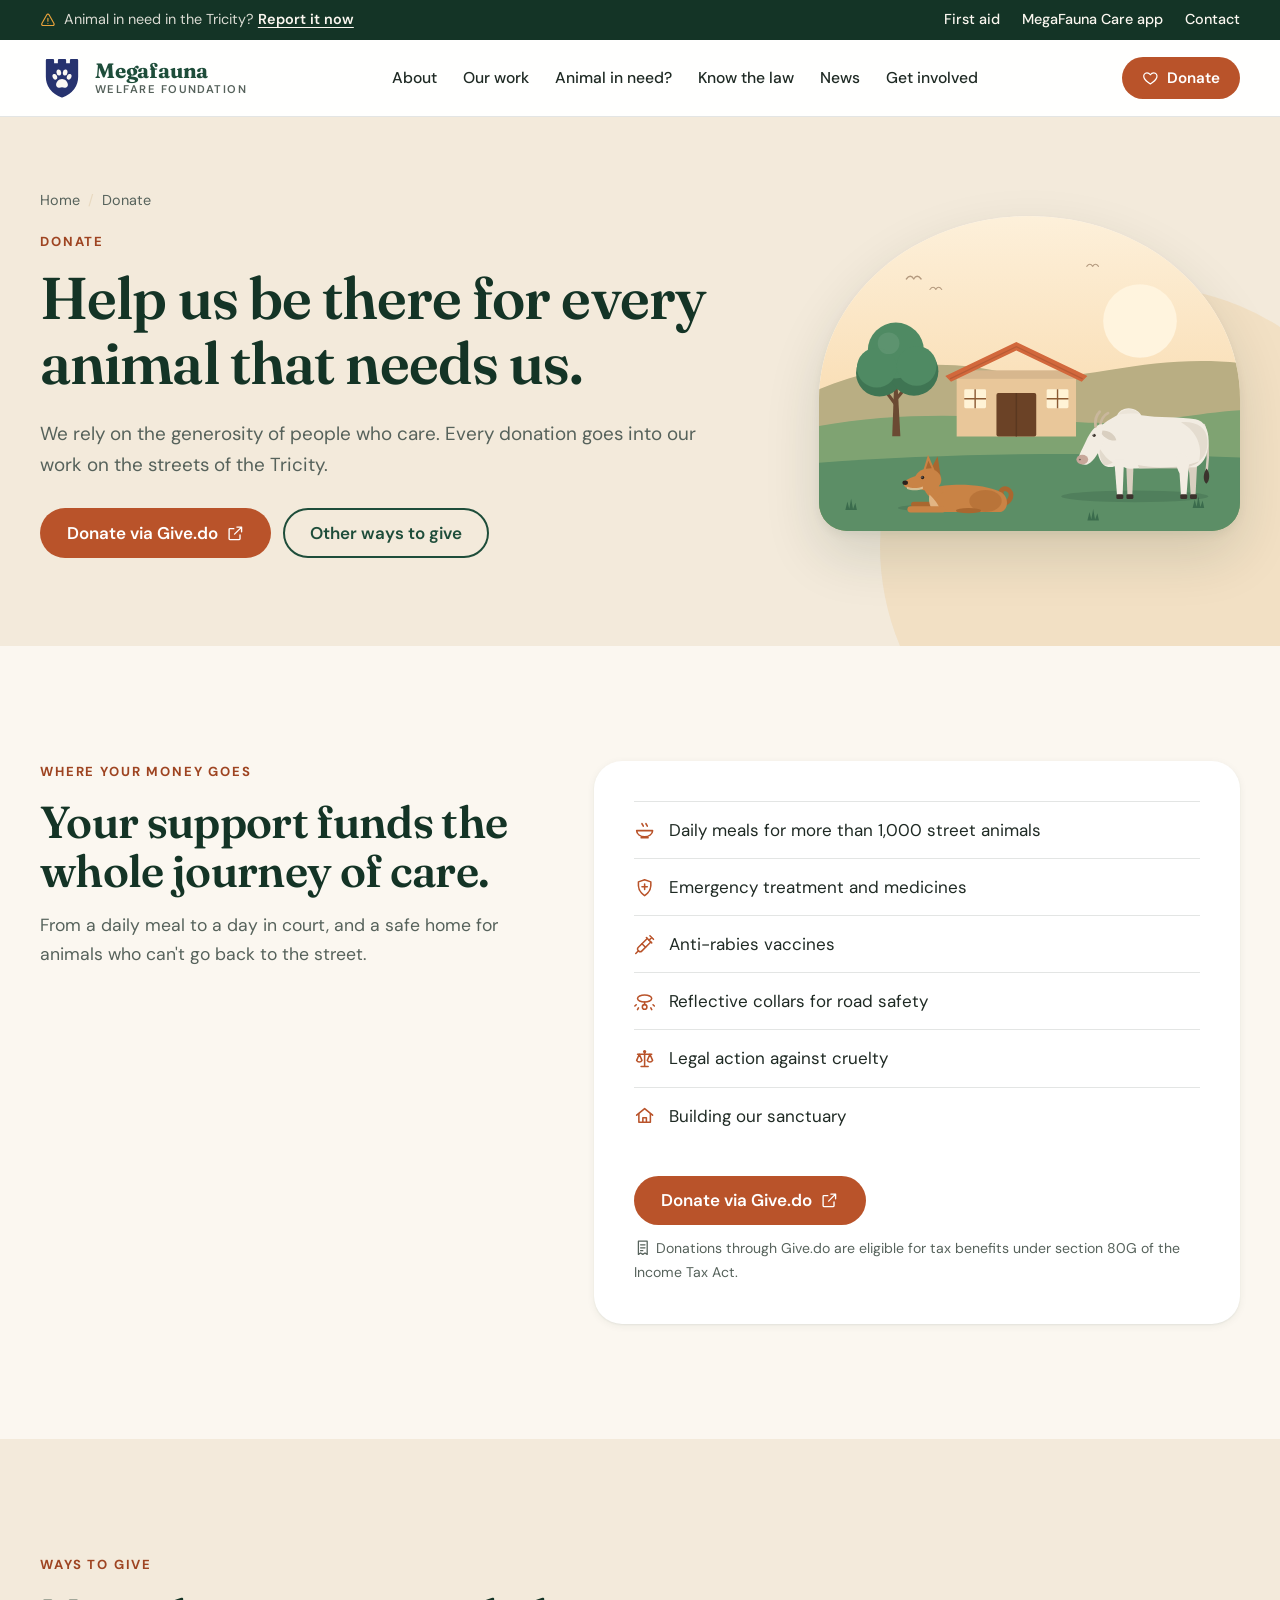
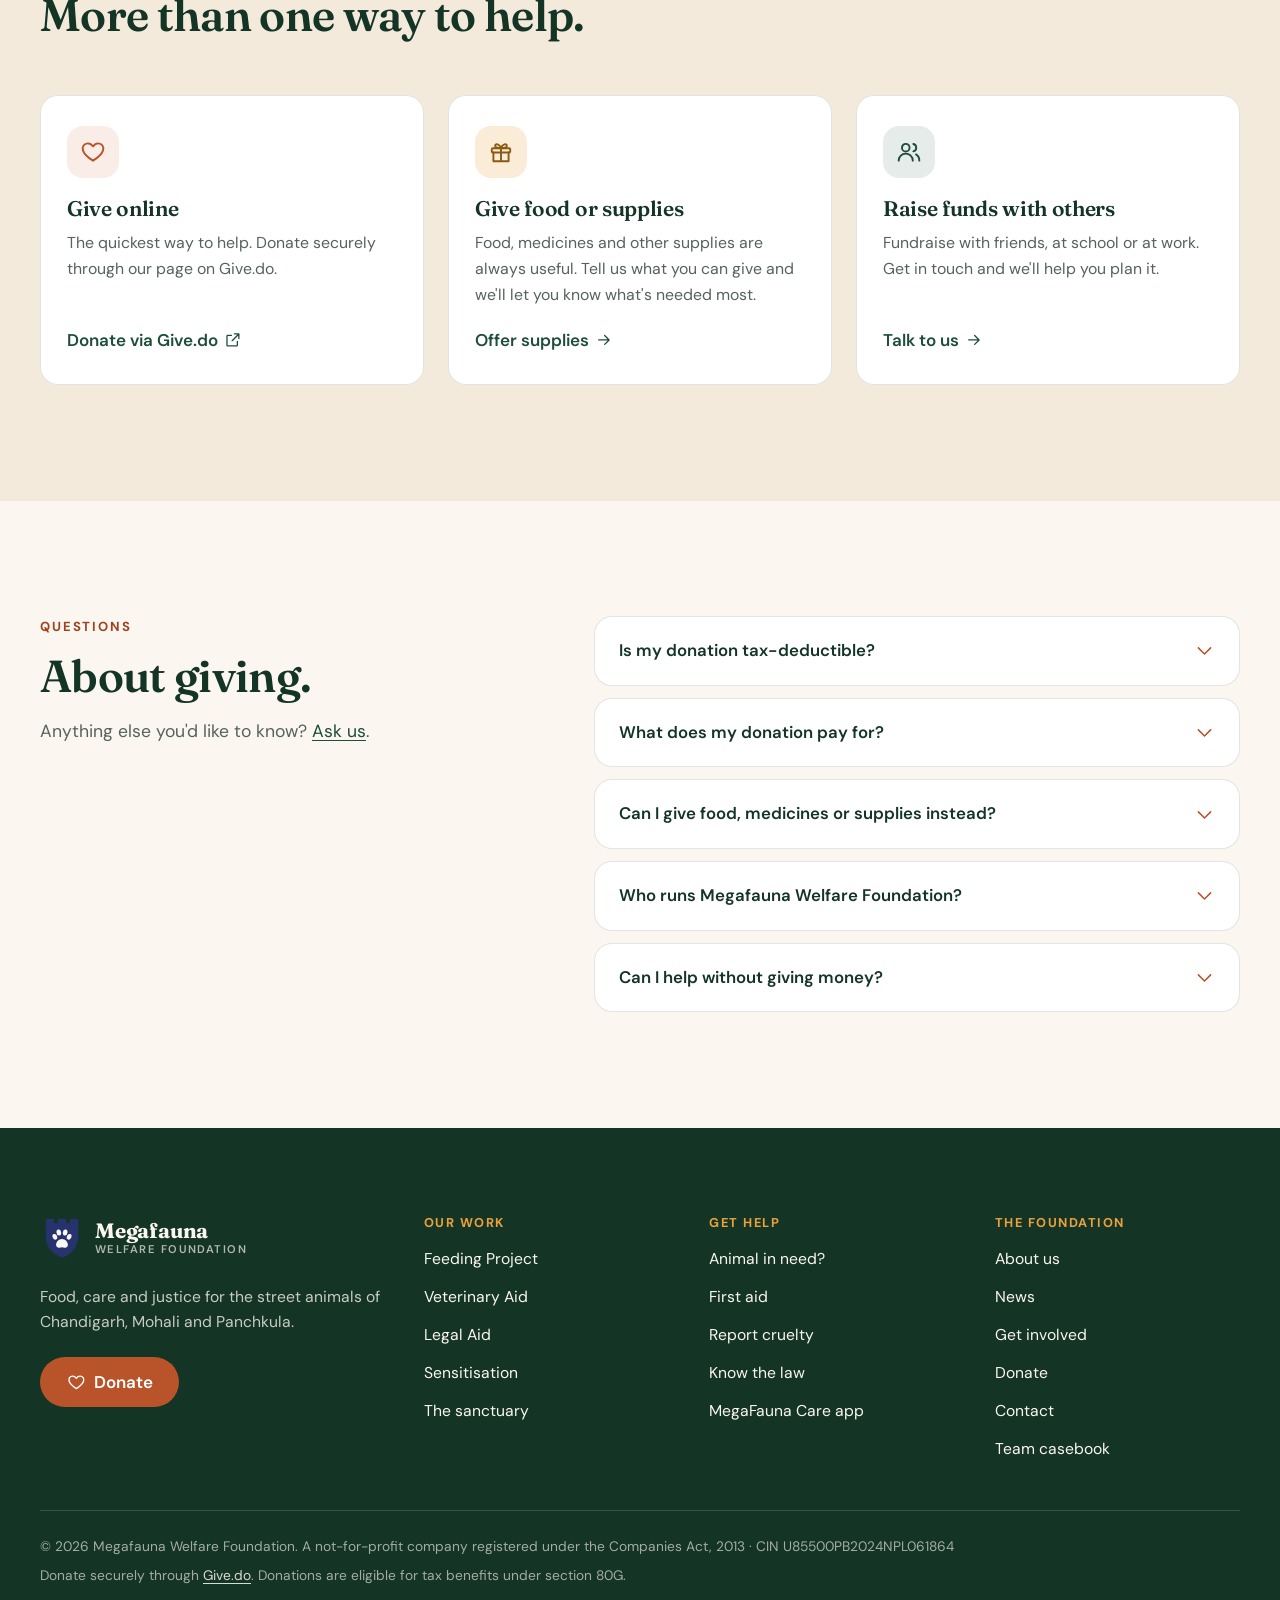
<file: donate.html>
<!doctype html>
<html lang="en-IN" class="no-js">
<head>
  <meta charset="utf-8">
  <meta name="viewport" content="width=device-width, initial-scale=1">
  <title>Donate | Megafauna Welfare Foundation</title>
  <meta name="description" content="Donate to Megafauna Welfare Foundation through Give.do: food, medicines, vaccines and legal action for the street animals of the Chandigarh Tricity. Donations are eligible for 80G tax benefits.">
  <meta name="theme-color" content="#143426">

  <meta property="og:type" content="website">
  <meta property="og:site_name" content="Megafauna Welfare Foundation">
  <meta property="og:title" content="Donate | Megafauna Welfare Foundation">
  <meta property="og:description" content="Donate to Megafauna Welfare Foundation through Give.do: food, medicines, vaccines and legal action for the street animals of the Chandigarh Tricity. Donations are eligible for 80G tax benefits.">
  <meta property="og:url" content="https://megafaunawelfare.github.io/github-pages/donate.html">
  <meta property="og:image" content="https://megafaunawelfare.github.io/github-pages/assets/img/og-image.png">
  <meta name="twitter:card" content="summary_large_image">

  <link rel="icon" href="assets/img/logo.svg" type="image/svg+xml">
  <link rel="preconnect" href="https://fonts.googleapis.com">
  <link rel="preconnect" href="https://fonts.gstatic.com" crossorigin>
  <link rel="stylesheet" href="https://fonts.googleapis.com/css2?family=DM+Sans:opsz,wght@9..40,400;9..40,500;9..40,600;9..40,700&family=Fraunces:opsz,wght@9..144,500;9..144,600;9..144,700&display=swap">
  <link rel="stylesheet" href="assets/css/styles.css">
  <script>document.documentElement.classList.replace('no-js', 'js');</script>
</head>
<body>
  <!-- Icon sprite: referenced below with <use href="#i-name"> -->
  <svg width="0" height="0" style="position:absolute" aria-hidden="true">
    <defs>
      <symbol id="i-arrow" viewBox="0 0 24 24"><path d="M5 12h14M13 6l6 6-6 6"/></symbol>
      <symbol id="i-external" viewBox="0 0 24 24"><path d="M14 4h6v6M20 4l-9 9"/><path d="M18 14v5a1 1 0 0 1-1 1H5a1 1 0 0 1-1-1V7a1 1 0 0 1 1-1h5"/></symbol>
      <symbol id="i-menu" viewBox="0 0 24 24"><path d="M4 7h16M4 12h16M4 17h16"/></symbol>
      <symbol id="i-close" viewBox="0 0 24 24"><path d="M6 6l12 12M18 6 6 18"/></symbol>
      <symbol id="i-check" viewBox="0 0 24 24"><path d="m5 12.5 4.5 4.5L19 7.5"/></symbol>
      <symbol id="i-x" viewBox="0 0 24 24"><path d="M6 6l12 12M18 6 6 18"/></symbol>
      <symbol id="i-chevron-left" viewBox="0 0 24 24"><path d="m15 5-7 7 7 7"/></symbol>
      <symbol id="i-chevron-right" viewBox="0 0 24 24"><path d="m9 5 7 7-7 7"/></symbol>
      <symbol id="i-chevron-down" viewBox="0 0 24 24"><path d="m5 9 7 7 7-7"/></symbol>
      <symbol id="i-alert" viewBox="0 0 24 24"><path d="M10.3 4.2 2.8 17.5a2 2 0 0 0 1.7 3h15a2 2 0 0 0 1.7-3L13.7 4.2a2 2 0 0 0-3.4 0Z"/><path d="M12 9.5V14M12 17v.01"/></symbol>
      <symbol id="i-info" viewBox="0 0 24 24"><circle cx="12" cy="12" r="8.5"/><path d="M12 11v5.5M12 7.8v.01"/></symbol>
      <symbol id="i-pin" viewBox="0 0 24 24"><path d="M12 21s-7-6.2-7-11.5a7 7 0 0 1 14 0C19 14.8 12 21 12 21Z"/><circle cx="12" cy="9.5" r="2.5"/></symbol>
      <symbol id="i-mail" viewBox="0 0 24 24"><rect x="3" y="5" width="18" height="14" rx="2"/><path d="m3.5 6.5 8.5 7 8.5-7"/></symbol>
      <symbol id="i-phone" viewBox="0 0 24 24"><path d="M6.5 3.5h3l1.5 4-2 1.5a11 11 0 0 0 6 6l1.5-2 4 1.5v3a2 2 0 0 1-2 2A16 16 0 0 1 4.5 5.5a2 2 0 0 1 2-2Z"/></symbol>
      <symbol id="i-chat" viewBox="0 0 24 24"><path d="M20 15a2 2 0 0 1-2 2H8l-4 3.5V6a2 2 0 0 1 2-2h12a2 2 0 0 1 2 2Z"/><path d="M8.5 9h7M8.5 12.5h4.5"/></symbol>
      <symbol id="i-camera" viewBox="0 0 24 24"><path d="M4 8.5A1.5 1.5 0 0 1 5.5 7h2.3l1.4-2h5.6l1.4 2h2.3A1.5 1.5 0 0 1 20 8.5v9a1.5 1.5 0 0 1-1.5 1.5h-13A1.5 1.5 0 0 1 4 17.5Z"/><circle cx="12" cy="12.8" r="3.3"/></symbol>
      <symbol id="i-heart" viewBox="0 0 24 24"><path d="M12 20s-7.5-4.6-9.2-9.3C1.6 7.3 3.8 4 7.2 4c2 0 3.6 1.1 4.8 2.8C13.2 5.1 14.8 4 16.8 4c3.4 0 5.6 3.3 4.4 6.7C19.5 15.4 12 20 12 20Z"/></symbol>
      <symbol id="i-paw" viewBox="0 0 24 24"><circle cx="5.8" cy="11.2" r="1.9"/><circle cx="9.4" cy="6.6" r="2"/><circle cx="14.6" cy="6.6" r="2"/><circle cx="18.2" cy="11.2" r="1.9"/><path d="M12 12.4c-2.7 0-5.2 3.4-5.2 5.8 0 1.6 1.2 2.4 2.7 2.4 1 0 1.6-.5 2.5-.5s1.5.5 2.5.5c1.5 0 2.7-.8 2.7-2.4 0-2.4-2.5-5.8-5.2-5.8Z"/></symbol>
      <symbol id="i-bowl" viewBox="0 0 24 24"><path d="M3 12h18a9 7 0 0 1-18 0Z"/><path d="M8 20h8"/><path d="M9 4c0 1.5 1.5 1.5 1.5 3M13.5 4c0 1.5 1.5 1.5 1.5 3"/></symbol>
      <symbol id="i-vet" viewBox="0 0 24 24"><path d="M12 21s-7-4.5-7-11V5.5L12 3l7 2.5V10c0 6.5-7 11-7 11Z"/><path d="M12 8v6M9 11h6"/></symbol>
      <symbol id="i-aid" viewBox="0 0 24 24"><rect x="3.5" y="3.5" width="17" height="17" rx="4.5"/><path d="M12 8v8M8 12h8"/></symbol>
      <symbol id="i-scale" viewBox="0 0 24 24"><path d="M12 4v17M8 21h8M4 7h16"/><path d="M6 7l-3 7a3.4 3.4 0 0 0 6 0L6 7ZM18 7l-3 7a3.4 3.4 0 0 0 6 0l-3-7Z"/><circle cx="12" cy="4" r="1"/></symbol>
      <symbol id="i-megaphone" viewBox="0 0 24 24"><path d="M3 10.5v3a1 1 0 0 0 1 1h2.5L12 19V5L6.5 9.5H4a1 1 0 0 0-1 1Z"/><path d="M15.5 9a4 4 0 0 1 0 6M18.5 6a8 8 0 0 1 0 12"/></symbol>
      <symbol id="i-home" viewBox="0 0 24 24"><path d="M3 11.5 12 4l9 7.5"/><path d="M5.5 10v9.5h13V10"/><path d="M10 19.5v-5h4v5"/></symbol>
      <symbol id="i-syringe" viewBox="0 0 24 24"><path d="m18 2 4 4M17 7l3-3"/><path d="M19 9 8.7 19.3a2.4 2.4 0 0 1-3.4 0l-.6-.6a2.4 2.4 0 0 1 0-3.4L15 5"/><path d="m9 11 4 4M5 19l-3 3M14 4l6 6"/></symbol>
      <symbol id="i-collar" viewBox="0 0 24 24"><ellipse cx="12" cy="8.5" rx="8" ry="4"/><path d="M12 12.5v2.5"/><circle cx="12" cy="18" r="2.6"/><path d="M2.5 15.5 1 17M21.5 15.5 23 17M5 19l-1 2M19 19l1 2"/></symbol>
      <symbol id="i-shield" viewBox="0 0 24 24"><path d="M12 21s-7-4.5-7-11V5.5L12 3l7 2.5V10c0 6.5-7 11-7 11Z"/><path d="M12 8v4.5M12 15.5v.01"/></symbol>
      <symbol id="i-users" viewBox="0 0 24 24"><circle cx="9" cy="8" r="3.5"/><path d="M2.5 20a6.5 6.5 0 0 1 13 0"/><path d="M16 4.6a3.5 3.5 0 0 1 0 6.8M18.5 14.2A6.5 6.5 0 0 1 21.5 20"/></symbol>
      <symbol id="i-flag" viewBox="0 0 24 24"><path d="M5 21V4M5 4h11l-2 4 2 4H5"/></symbol>
      <symbol id="i-share" viewBox="0 0 24 24"><circle cx="18" cy="5" r="2.5"/><circle cx="6" cy="12" r="2.5"/><circle cx="18" cy="19" r="2.5"/><path d="m8.2 10.8 7.6-4.6M8.2 13.2l7.6 4.6"/></symbol>
      <symbol id="i-gift" viewBox="0 0 24 24"><rect x="3.5" y="8.5" width="17" height="4" rx="1"/><path d="M5 12.5v8h14v-8M12 8.5v12"/><path d="M12 8.5C10.5 4.5 7 4 6.6 6s2.4 2.5 5.4 2.5ZM12 8.5c1.5-4 5-4.5 5.4-2.5s-2.4 2.5-5.4 2.5Z"/></symbol>
      <symbol id="i-school" viewBox="0 0 24 24"><path d="M2 9.5 12 5l10 4.5-10 4.5L2 9.5Z"/><path d="M6 11.5V16c0 1.5 2.7 3 6 3s6-1.5 6-3v-4.5"/><path d="M22 9.5V15"/></symbol>
      <symbol id="i-news" viewBox="0 0 24 24"><path d="M4 5.5h13v12.5a2 2 0 0 0 2 2H6a2 2 0 0 1-2-2Z"/><path d="M17 9h3v9a2 2 0 0 1-4 0"/><path d="M7 9h7M7 12.5h7M7 16h4"/></symbol>
      <symbol id="i-receipt" viewBox="0 0 24 24"><path d="M6 3h12v18l-3-2-3 2-3-2-3 2Z"/><path d="M9 8h6M9 12h6M9 16h3"/></symbol>
      <symbol id="i-building" viewBox="0 0 24 24"><path d="M4 21V5.5L12 3l8 2.5V21"/><path d="M9 21v-4h6v4M8 8.5h.01M12 8.5h.01M16 8.5h.01M8 12.5h.01M12 12.5h.01M16 12.5h.01"/></symbol>
      <symbol id="i-calendar" viewBox="0 0 24 24"><rect x="3.5" y="5" width="17" height="15.5" rx="2.5"/><path d="M3.5 9.5h17M8 3v4M16 3v4"/></symbol>
      <symbol id="i-book" viewBox="0 0 24 24"><path d="M12 6.5C10.3 5.2 7.9 4.5 4 4.5v14c3.9 0 6.3.7 8 2 1.7-1.3 4.1-2 8-2v-14c-3.9 0-6.3.7-8 2Z"/><path d="M12 6.5v14"/></symbol>
      <symbol id="i-rain" viewBox="0 0 24 24"><path d="M7 15.5a4.5 4.5 0 1 1 .9-8.9A5.5 5.5 0 0 1 18.5 9a3.3 3.3 0 0 1-.5 6.5Z"/><path d="M8.5 18.5 7.5 21M12.5 18.5l-1 2.5M16.5 18.5l-1 2.5"/></symbol>
      <symbol id="i-kite" viewBox="0 0 24 24"><path d="M12 2.5 18 9.5l-6 7-6-7Z"/><path d="M6 9.5h12M12 2.5v14"/><path d="M12 16.5c0 2-2.5 2.2-2.5 4.5"/></symbol>
      <symbol id="i-ear" viewBox="0 0 24 24"><path d="M4.5 20 9.3 3.8l2.9 5.4 2.2-3.3L19.5 20Z"/><path d="M8.5 16.5c1.5-.8 3.5-.8 5 0"/></symbol>
      <symbol id="i-app" viewBox="0 0 24 24"><rect x="6" y="2.5" width="12" height="19" rx="2.5"/><path d="M10.5 18.5h3"/></symbol>
    </defs>
  </svg>

  <a class="skip-link" href="#main">Skip to content</a>

  <aside class="topbar" aria-label="Animal emergencies">
    <div class="container topbar-inner">
      <p class="topbar-alert"><svg class="icon" aria-hidden="true"><use href="#i-alert"/></svg> <span>Animal in need in the Tricity? <a href="app/#report">Report it now</a></span></p>
      <nav class="topbar-links" aria-label="Quick links">
        <a href="help.html#first-aid">First aid</a>
        <a href="app/">MegaFauna Care app</a>
        <a href="contact.html">Contact</a>
      </nav>
    </div>
  </aside>

  <header class="site-header">
    <div class="container header-inner">
      <a class="brand" href="./" aria-label="Megafauna Welfare Foundation, home">
        <img src="assets/img/logo.svg" alt="" width="44" height="44">
        <span class="brand-text">
          <span class="brand-name">Megafauna</span>
          <span class="brand-sub">Welfare Foundation</span>
        </span>
      </a>

      <nav class="site-nav" id="site-nav" aria-label="Main">
        <ul>
          <li><a href="about.html">About</a></li>
          <li><a href="work.html">Our work</a></li>
          <li><a href="help.html">Animal in need?</a></li>
          <li><a href="law.html">Know the law</a></li>
          <li><a href="news.html">News</a></li>
          <li><a href="get-involved.html">Get involved</a></li>
          <li class="nav-extra"><a href="contact.html">Contact</a></li>
        </ul>
        <a class="btn btn-accent nav-extra" href="donate.html"><svg class="icon" aria-hidden="true"><use href="#i-heart"/></svg> Donate</a>
      </nav>

      <div class="nav-actions">
        <a class="btn btn-accent btn-sm btn-donate-top" href="donate.html" aria-current="page"><svg class="icon" aria-hidden="true"><use href="#i-heart"/></svg> Donate</a>
        <button class="nav-toggle" type="button" aria-expanded="false" aria-controls="site-nav">
          <svg class="icon icon-open" aria-hidden="true"><use href="#i-menu"/></svg>
          <svg class="icon icon-close" aria-hidden="true"><use href="#i-close"/></svg>
          <span class="visually-hidden">Menu</span>
        </button>
      </div>
    </div>
  </header>

  <main id="main">
    <section class="page-hero" aria-labelledby="page-title">
      <div class="container page-hero-grid">
        <div>
          <nav aria-label="Breadcrumb">
            <ol class="crumbs">
              <li><a href="./">Home</a></li>
              <li aria-current="page">Donate</li>
            </ol>
          </nav>
          <p class="kicker">Donate</p>
          <h1 id="page-title">Help us be there for every animal that needs us.</h1>
          <p class="lead">We rely on the generosity of people who care. Every donation goes into our work on the streets of the Tricity.</p>
          <div class="hero-actions">
            <a class="btn btn-accent" href="https://give.do/ngos/megafauna-welfare-foundation" target="_blank" rel="noopener">Donate via Give.do <svg class="icon" aria-hidden="true"><use href="#i-external"/></svg></a>
            <a class="btn btn-ghost" href="#ways">Other ways to give</a>
          </div>
        </div>
        <figure class="arch">
          <img src="assets/img/illustrations/sanctuary.svg" alt="" width="800" height="600">
        </figure>
      </div>
    </section>

    <section class="section" aria-labelledby="funds-title">
      <div class="container split">
        <div class="split-intro reveal">
          <p class="kicker">Where your money goes</p>
          <h2 id="funds-title">Your support funds the whole journey of care.</h2>
          <p>From a daily meal to a day in court, and a safe home for animals who can't go back to the street.</p>
        </div>
        <div class="panel reveal">
          <ul class="give-list">
            <li><svg class="icon" aria-hidden="true"><use href="#i-bowl"/></svg> Daily meals for more than 1,000 street animals</li>
            <li><svg class="icon" aria-hidden="true"><use href="#i-vet"/></svg> Emergency treatment and medicines</li>
            <li><svg class="icon" aria-hidden="true"><use href="#i-syringe"/></svg> Anti-rabies vaccines</li>
            <li><svg class="icon" aria-hidden="true"><use href="#i-collar"/></svg> Reflective collars for road safety</li>
            <li><svg class="icon" aria-hidden="true"><use href="#i-scale"/></svg> Legal action against cruelty</li>
            <li><svg class="icon" aria-hidden="true"><use href="#i-home"/></svg> Building our sanctuary</li>
          </ul>
          <div class="hero-actions">
            <a class="btn btn-accent" href="https://give.do/ngos/megafauna-welfare-foundation" target="_blank" rel="noopener">Donate via Give.do <svg class="icon" aria-hidden="true"><use href="#i-external"/></svg></a>
          </div>
          <p class="form-hint" style="text-align:left"><svg class="icon" aria-hidden="true"><use href="#i-receipt"/></svg> Donations through Give.do are eligible for tax benefits under section 80G of the Income Tax Act.</p>
        </div>
      </div>
    </section>

    <section class="section section--sand" id="ways" aria-labelledby="ways-title">
      <div class="container">
        <div class="section-head reveal">
          <p class="kicker">Ways to give</p>
          <h2 id="ways-title">More than one way to help.</h2>
        </div>
        <div class="card-grid">
          <article class="involve-card reveal">
            <span class="involve-icon"><svg class="icon" aria-hidden="true"><use href="#i-heart"/></svg></span>
            <h3>Give online</h3>
            <p>The quickest way to help. Donate securely through our page on Give.do.</p>
            <a class="link-arrow" href="https://give.do/ngos/megafauna-welfare-foundation" target="_blank" rel="noopener">Donate via Give.do <svg class="icon" aria-hidden="true"><use href="#i-external"/></svg></a>
          </article>
          <article class="involve-card reveal" id="supplies">
            <span class="involve-icon involve-icon--gold"><svg class="icon" aria-hidden="true"><use href="#i-gift"/></svg></span>
            <h3>Give food or supplies</h3>
            <p>Food, medicines and other supplies are always useful. Tell us what you can give and we'll let you know what's needed most.</p>
            <a class="link-arrow" href="contact.html?topic=Donating">Offer supplies <svg class="icon icon-move" aria-hidden="true"><use href="#i-arrow"/></svg></a>
          </article>
          <article class="involve-card reveal">
            <span class="involve-icon involve-icon--green"><svg class="icon" aria-hidden="true"><use href="#i-users"/></svg></span>
            <h3>Raise funds with others</h3>
            <p>Fundraise with friends, at school or at work. Get in touch and we'll help you plan it.</p>
            <a class="link-arrow" href="contact.html?topic=Donating">Talk to us <svg class="icon icon-move" aria-hidden="true"><use href="#i-arrow"/></svg></a>
          </article>
        </div>
      </div>
    </section>

    <section class="section" aria-labelledby="faq-title">
      <div class="container split">
        <div class="split-intro reveal">
          <p class="kicker">Questions</p>
          <h2 id="faq-title">About giving.</h2>
          <p>Anything else you'd like to know? <a href="contact.html?topic=Donating">Ask us</a>.</p>
        </div>
        <div class="faq reveal">
          <details>
            <summary>Is my donation tax-deductible? <svg class="icon" aria-hidden="true"><use href="#i-chevron-down"/></svg></summary>
            <div class="faq-body"><p>Donations made through Give.do are eligible for a tax deduction under section 80G of the Income Tax Act. Keep your donation receipt for your records.</p></div>
          </details>
          <details>
            <summary>What does my donation pay for? <svg class="icon" aria-hidden="true"><use href="#i-chevron-down"/></svg></summary>
            <div class="faq-body"><p>Our daily work: food for the animals we feed, medicines and treatment, anti-rabies vaccines, reflective collars and the costs of legal action against cruelty. Donations also help us build the sanctuary.</p></div>
          </details>
          <details>
            <summary>Can I give food, medicines or supplies instead? <svg class="icon" aria-hidden="true"><use href="#i-chevron-down"/></svg></summary>
            <div class="faq-body"><p>Yes. <a href="contact.html?topic=Donating">Get in touch</a> and we'll tell you what's needed most right now.</p></div>
          </details>
          <details>
            <summary>Who runs Megafauna Welfare Foundation? <svg class="icon" aria-hidden="true"><use href="#i-chevron-down"/></svg></summary>
            <div class="faq-body"><p>MegaFauna is a not-for-profit company registered under the Companies Act, 2013 (CIN U85500PB2024NPL061864), co-founded in 2024 by animal rights activist Udit Bhatia. <a href="about.html">More about us</a>.</p></div>
          </details>
          <details>
            <summary>Can I help without giving money? <svg class="icon" aria-hidden="true"><use href="#i-chevron-down"/></svg></summary>
            <div class="faq-body"><p>Absolutely. You can volunteer, intern with us, invite us to speak, or report cruelty. <a href="get-involved.html">See all the ways to get involved</a>.</p></div>
          </details>
        </div>
      </div>
    </section>
  </main>

  <footer class="site-footer">
    <div class="container footer-top">
      <div class="footer-brand">
        <a class="brand brand--light" href="./" aria-label="Megafauna Welfare Foundation, home">
          <img src="assets/img/logo.svg" alt="" width="44" height="44">
          <span class="brand-text">
            <span class="brand-name">Megafauna</span>
            <span class="brand-sub">Welfare Foundation</span>
          </span>
        </a>
        <p>Food, care and justice for the street animals of Chandigarh, Mohali and Panchkula.</p>
        <a class="btn btn-accent" href="donate.html"><svg class="icon" aria-hidden="true"><use href="#i-heart"/></svg> Donate</a>
      </div>

      <nav class="footer-col" aria-labelledby="footer-work">
        <h2 id="footer-work">Our work</h2>
        <ul>
          <li><a href="work.html#feeding">Feeding Project</a></li>
          <li><a href="work.html#veterinary">Veterinary Aid</a></li>
          <li><a href="work.html#legal">Legal Aid</a></li>
          <li><a href="work.html#sensitisation">Sensitisation</a></li>
          <li><a href="work.html#sanctuary">The sanctuary</a></li>
        </ul>
      </nav>

      <nav class="footer-col" aria-labelledby="footer-help">
        <h2 id="footer-help">Get help</h2>
        <ul>
          <li><a href="help.html">Animal in need?</a></li>
          <li><a href="help.html#first-aid">First aid</a></li>
          <li><a href="help.html#cruelty">Report cruelty</a></li>
          <li><a href="law.html">Know the law</a></li>
          <li><a href="app/">MegaFauna Care app</a></li>
        </ul>
      </nav>

      <nav class="footer-col" aria-labelledby="footer-org">
        <h2 id="footer-org">The foundation</h2>
        <ul>
          <li><a href="about.html">About us</a></li>
          <li><a href="news.html">News</a></li>
          <li><a href="get-involved.html">Get involved</a></li>
          <li><a href="donate.html">Donate</a></li>
          <li><a href="contact.html">Contact</a></li>
          <li><a href="casebook/">Team casebook</a></li>
        </ul>
      </nav>
    </div>

    <div class="container">
      <div class="footer-legal">
        <p>&copy; <span id="year">2026</span> Megafauna Welfare Foundation. A not-for-profit company registered under the Companies Act, 2013 &middot; CIN U85500PB2024NPL061864</p>
        <p>Donate securely through <a href="https://give.do/ngos/megafauna-welfare-foundation" target="_blank" rel="noopener">Give.do</a>. Donations are eligible for tax benefits under section 80G.</p>
      </div>
    </div>
  </footer>

  <script src="assets/js/main.js" defer></script>
</body>
</html>
</file>
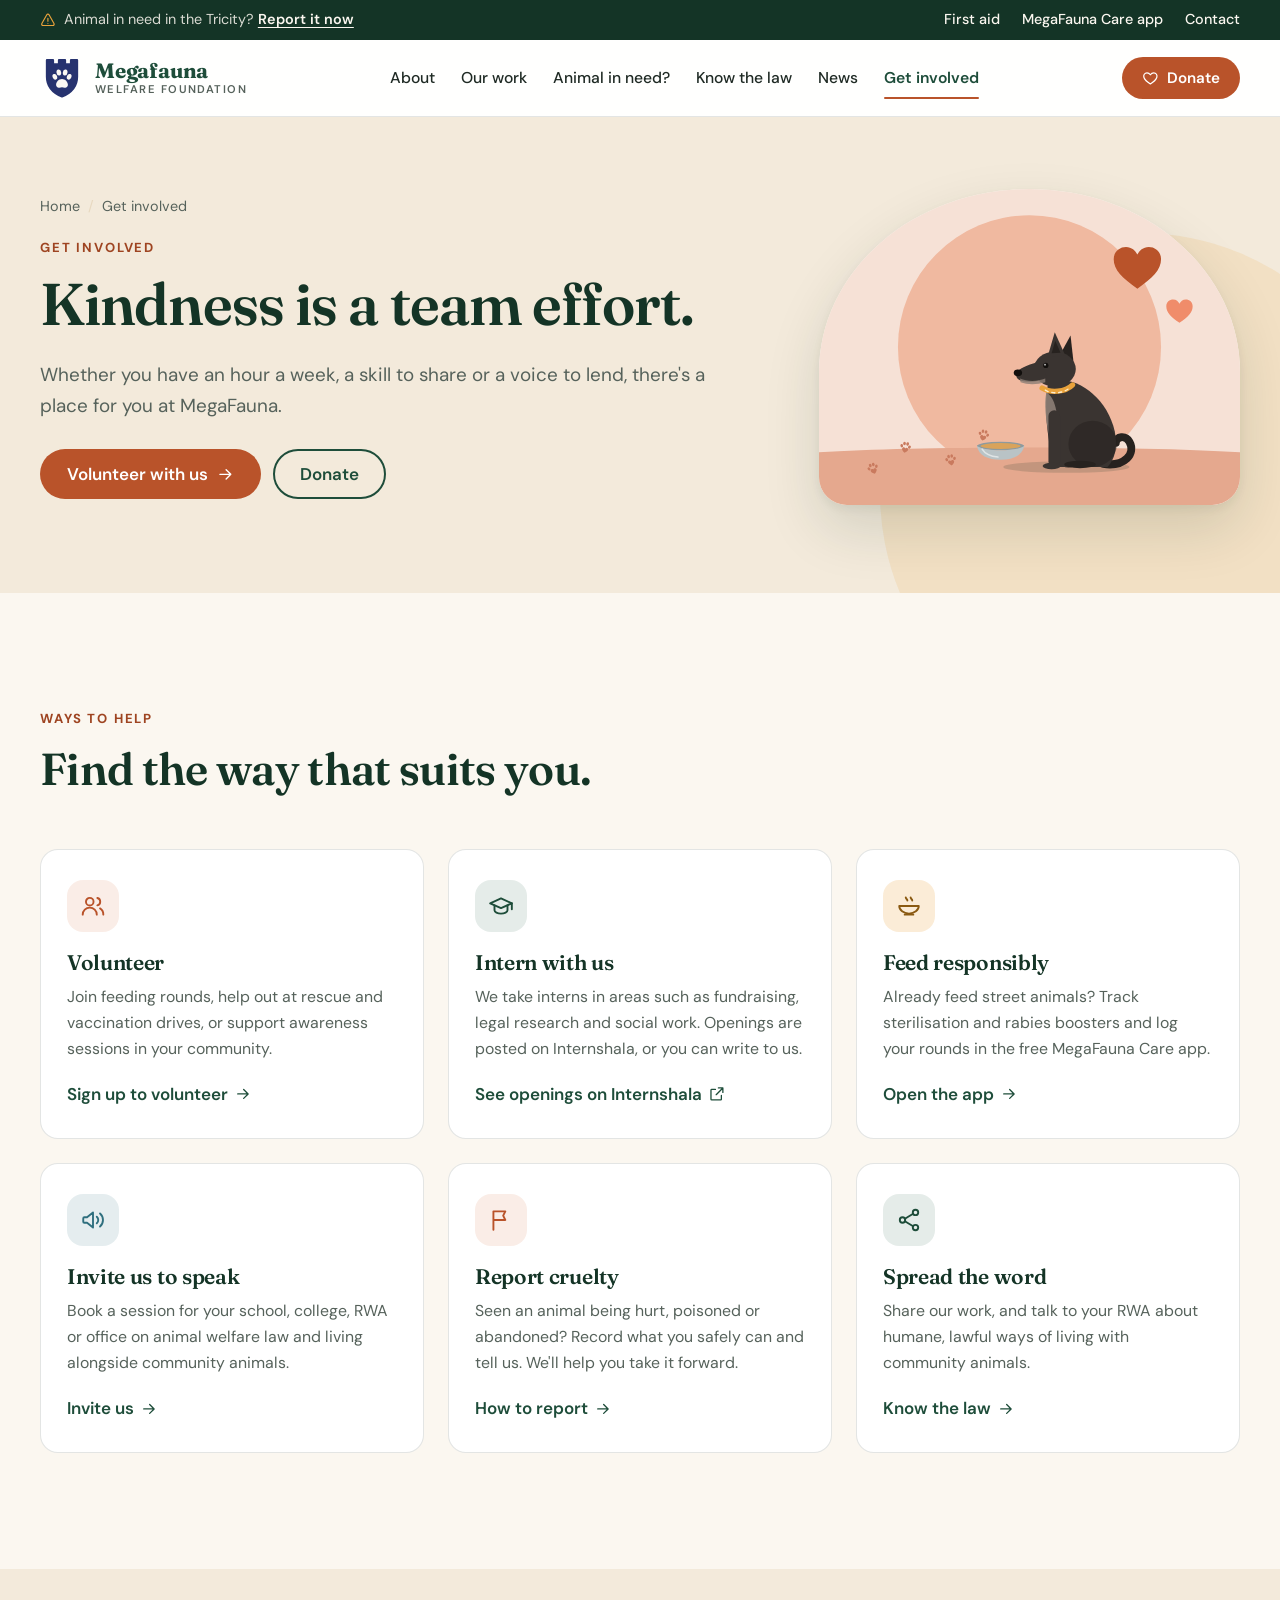
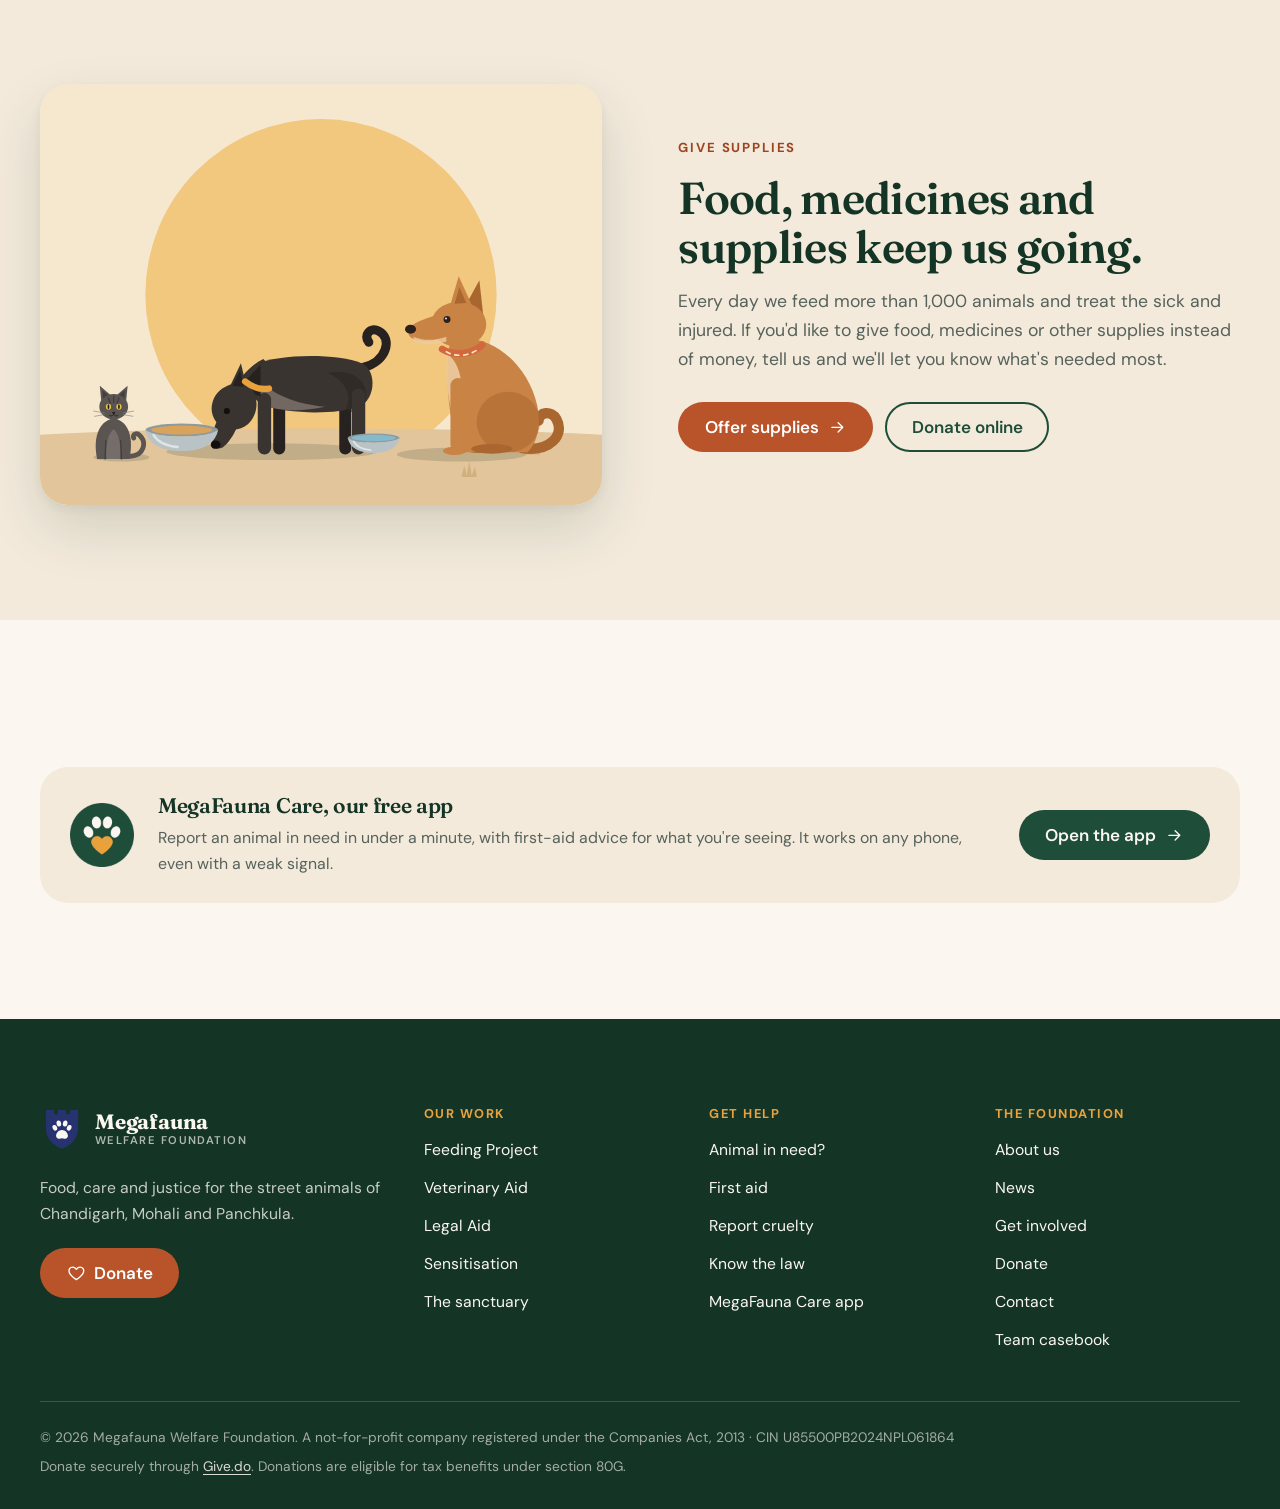
<file: get-involved.html>
<!doctype html>
<html lang="en-IN" class="no-js">
<head>
  <meta charset="utf-8">
  <meta name="viewport" content="width=device-width, initial-scale=1">
  <title>Get involved | Megafauna Welfare Foundation</title>
  <meta name="description" content="Volunteer, intern, invite us for a session, report cruelty or spread the word: ways to help the street animals of Chandigarh, Mohali and Panchkula with Megafauna Welfare Foundation.">
  <meta name="theme-color" content="#143426">

  <meta property="og:type" content="website">
  <meta property="og:site_name" content="Megafauna Welfare Foundation">
  <meta property="og:title" content="Get involved | Megafauna Welfare Foundation">
  <meta property="og:description" content="Volunteer, intern, invite us for a session, report cruelty or spread the word: ways to help the street animals of Chandigarh, Mohali and Panchkula with Megafauna Welfare Foundation.">
  <meta property="og:url" content="https://megafaunawelfare.github.io/github-pages/get-involved.html">
  <meta property="og:image" content="https://megafaunawelfare.github.io/github-pages/assets/img/og-image.png">
  <meta name="twitter:card" content="summary_large_image">

  <link rel="icon" href="assets/img/logo.svg" type="image/svg+xml">
  <link rel="preconnect" href="https://fonts.googleapis.com">
  <link rel="preconnect" href="https://fonts.gstatic.com" crossorigin>
  <link rel="stylesheet" href="https://fonts.googleapis.com/css2?family=DM+Sans:opsz,wght@9..40,400;9..40,500;9..40,600;9..40,700&family=Fraunces:opsz,wght@9..144,500;9..144,600;9..144,700&display=swap">
  <link rel="stylesheet" href="assets/css/styles.css">
  <script>document.documentElement.classList.replace('no-js', 'js');</script>
</head>
<body>
  <!-- Icon sprite: referenced below with <use href="#i-name"> -->
  <svg width="0" height="0" style="position:absolute" aria-hidden="true">
    <defs>
      <symbol id="i-arrow" viewBox="0 0 24 24"><path d="M5 12h14M13 6l6 6-6 6"/></symbol>
      <symbol id="i-external" viewBox="0 0 24 24"><path d="M14 4h6v6M20 4l-9 9"/><path d="M18 14v5a1 1 0 0 1-1 1H5a1 1 0 0 1-1-1V7a1 1 0 0 1 1-1h5"/></symbol>
      <symbol id="i-menu" viewBox="0 0 24 24"><path d="M4 7h16M4 12h16M4 17h16"/></symbol>
      <symbol id="i-close" viewBox="0 0 24 24"><path d="M6 6l12 12M18 6 6 18"/></symbol>
      <symbol id="i-check" viewBox="0 0 24 24"><path d="m5 12.5 4.5 4.5L19 7.5"/></symbol>
      <symbol id="i-x" viewBox="0 0 24 24"><path d="M6 6l12 12M18 6 6 18"/></symbol>
      <symbol id="i-chevron-left" viewBox="0 0 24 24"><path d="m15 5-7 7 7 7"/></symbol>
      <symbol id="i-chevron-right" viewBox="0 0 24 24"><path d="m9 5 7 7-7 7"/></symbol>
      <symbol id="i-chevron-down" viewBox="0 0 24 24"><path d="m5 9 7 7 7-7"/></symbol>
      <symbol id="i-alert" viewBox="0 0 24 24"><path d="M10.3 4.2 2.8 17.5a2 2 0 0 0 1.7 3h15a2 2 0 0 0 1.7-3L13.7 4.2a2 2 0 0 0-3.4 0Z"/><path d="M12 9.5V14M12 17v.01"/></symbol>
      <symbol id="i-info" viewBox="0 0 24 24"><circle cx="12" cy="12" r="8.5"/><path d="M12 11v5.5M12 7.8v.01"/></symbol>
      <symbol id="i-pin" viewBox="0 0 24 24"><path d="M12 21s-7-6.2-7-11.5a7 7 0 0 1 14 0C19 14.8 12 21 12 21Z"/><circle cx="12" cy="9.5" r="2.5"/></symbol>
      <symbol id="i-mail" viewBox="0 0 24 24"><rect x="3" y="5" width="18" height="14" rx="2"/><path d="m3.5 6.5 8.5 7 8.5-7"/></symbol>
      <symbol id="i-phone" viewBox="0 0 24 24"><path d="M6.5 3.5h3l1.5 4-2 1.5a11 11 0 0 0 6 6l1.5-2 4 1.5v3a2 2 0 0 1-2 2A16 16 0 0 1 4.5 5.5a2 2 0 0 1 2-2Z"/></symbol>
      <symbol id="i-chat" viewBox="0 0 24 24"><path d="M20 15a2 2 0 0 1-2 2H8l-4 3.5V6a2 2 0 0 1 2-2h12a2 2 0 0 1 2 2Z"/><path d="M8.5 9h7M8.5 12.5h4.5"/></symbol>
      <symbol id="i-camera" viewBox="0 0 24 24"><path d="M4 8.5A1.5 1.5 0 0 1 5.5 7h2.3l1.4-2h5.6l1.4 2h2.3A1.5 1.5 0 0 1 20 8.5v9a1.5 1.5 0 0 1-1.5 1.5h-13A1.5 1.5 0 0 1 4 17.5Z"/><circle cx="12" cy="12.8" r="3.3"/></symbol>
      <symbol id="i-heart" viewBox="0 0 24 24"><path d="M12 20s-7.5-4.6-9.2-9.3C1.6 7.3 3.8 4 7.2 4c2 0 3.6 1.1 4.8 2.8C13.2 5.1 14.8 4 16.8 4c3.4 0 5.6 3.3 4.4 6.7C19.5 15.4 12 20 12 20Z"/></symbol>
      <symbol id="i-paw" viewBox="0 0 24 24"><circle cx="5.8" cy="11.2" r="1.9"/><circle cx="9.4" cy="6.6" r="2"/><circle cx="14.6" cy="6.6" r="2"/><circle cx="18.2" cy="11.2" r="1.9"/><path d="M12 12.4c-2.7 0-5.2 3.4-5.2 5.8 0 1.6 1.2 2.4 2.7 2.4 1 0 1.6-.5 2.5-.5s1.5.5 2.5.5c1.5 0 2.7-.8 2.7-2.4 0-2.4-2.5-5.8-5.2-5.8Z"/></symbol>
      <symbol id="i-bowl" viewBox="0 0 24 24"><path d="M3 12h18a9 7 0 0 1-18 0Z"/><path d="M8 20h8"/><path d="M9 4c0 1.5 1.5 1.5 1.5 3M13.5 4c0 1.5 1.5 1.5 1.5 3"/></symbol>
      <symbol id="i-vet" viewBox="0 0 24 24"><path d="M12 21s-7-4.5-7-11V5.5L12 3l7 2.5V10c0 6.5-7 11-7 11Z"/><path d="M12 8v6M9 11h6"/></symbol>
      <symbol id="i-aid" viewBox="0 0 24 24"><rect x="3.5" y="3.5" width="17" height="17" rx="4.5"/><path d="M12 8v8M8 12h8"/></symbol>
      <symbol id="i-scale" viewBox="0 0 24 24"><path d="M12 4v17M8 21h8M4 7h16"/><path d="M6 7l-3 7a3.4 3.4 0 0 0 6 0L6 7ZM18 7l-3 7a3.4 3.4 0 0 0 6 0l-3-7Z"/><circle cx="12" cy="4" r="1"/></symbol>
      <symbol id="i-megaphone" viewBox="0 0 24 24"><path d="M3 10.5v3a1 1 0 0 0 1 1h2.5L12 19V5L6.5 9.5H4a1 1 0 0 0-1 1Z"/><path d="M15.5 9a4 4 0 0 1 0 6M18.5 6a8 8 0 0 1 0 12"/></symbol>
      <symbol id="i-home" viewBox="0 0 24 24"><path d="M3 11.5 12 4l9 7.5"/><path d="M5.5 10v9.5h13V10"/><path d="M10 19.5v-5h4v5"/></symbol>
      <symbol id="i-syringe" viewBox="0 0 24 24"><path d="m18 2 4 4M17 7l3-3"/><path d="M19 9 8.7 19.3a2.4 2.4 0 0 1-3.4 0l-.6-.6a2.4 2.4 0 0 1 0-3.4L15 5"/><path d="m9 11 4 4M5 19l-3 3M14 4l6 6"/></symbol>
      <symbol id="i-collar" viewBox="0 0 24 24"><ellipse cx="12" cy="8.5" rx="8" ry="4"/><path d="M12 12.5v2.5"/><circle cx="12" cy="18" r="2.6"/><path d="M2.5 15.5 1 17M21.5 15.5 23 17M5 19l-1 2M19 19l1 2"/></symbol>
      <symbol id="i-shield" viewBox="0 0 24 24"><path d="M12 21s-7-4.5-7-11V5.5L12 3l7 2.5V10c0 6.5-7 11-7 11Z"/><path d="M12 8v4.5M12 15.5v.01"/></symbol>
      <symbol id="i-users" viewBox="0 0 24 24"><circle cx="9" cy="8" r="3.5"/><path d="M2.5 20a6.5 6.5 0 0 1 13 0"/><path d="M16 4.6a3.5 3.5 0 0 1 0 6.8M18.5 14.2A6.5 6.5 0 0 1 21.5 20"/></symbol>
      <symbol id="i-flag" viewBox="0 0 24 24"><path d="M5 21V4M5 4h11l-2 4 2 4H5"/></symbol>
      <symbol id="i-share" viewBox="0 0 24 24"><circle cx="18" cy="5" r="2.5"/><circle cx="6" cy="12" r="2.5"/><circle cx="18" cy="19" r="2.5"/><path d="m8.2 10.8 7.6-4.6M8.2 13.2l7.6 4.6"/></symbol>
      <symbol id="i-gift" viewBox="0 0 24 24"><rect x="3.5" y="8.5" width="17" height="4" rx="1"/><path d="M5 12.5v8h14v-8M12 8.5v12"/><path d="M12 8.5C10.5 4.5 7 4 6.6 6s2.4 2.5 5.4 2.5ZM12 8.5c1.5-4 5-4.5 5.4-2.5s-2.4 2.5-5.4 2.5Z"/></symbol>
      <symbol id="i-school" viewBox="0 0 24 24"><path d="M2 9.5 12 5l10 4.5-10 4.5L2 9.5Z"/><path d="M6 11.5V16c0 1.5 2.7 3 6 3s6-1.5 6-3v-4.5"/><path d="M22 9.5V15"/></symbol>
      <symbol id="i-news" viewBox="0 0 24 24"><path d="M4 5.5h13v12.5a2 2 0 0 0 2 2H6a2 2 0 0 1-2-2Z"/><path d="M17 9h3v9a2 2 0 0 1-4 0"/><path d="M7 9h7M7 12.5h7M7 16h4"/></symbol>
      <symbol id="i-receipt" viewBox="0 0 24 24"><path d="M6 3h12v18l-3-2-3 2-3-2-3 2Z"/><path d="M9 8h6M9 12h6M9 16h3"/></symbol>
      <symbol id="i-building" viewBox="0 0 24 24"><path d="M4 21V5.5L12 3l8 2.5V21"/><path d="M9 21v-4h6v4M8 8.5h.01M12 8.5h.01M16 8.5h.01M8 12.5h.01M12 12.5h.01M16 12.5h.01"/></symbol>
      <symbol id="i-calendar" viewBox="0 0 24 24"><rect x="3.5" y="5" width="17" height="15.5" rx="2.5"/><path d="M3.5 9.5h17M8 3v4M16 3v4"/></symbol>
      <symbol id="i-book" viewBox="0 0 24 24"><path d="M12 6.5C10.3 5.2 7.9 4.5 4 4.5v14c3.9 0 6.3.7 8 2 1.7-1.3 4.1-2 8-2v-14c-3.9 0-6.3.7-8 2Z"/><path d="M12 6.5v14"/></symbol>
      <symbol id="i-rain" viewBox="0 0 24 24"><path d="M7 15.5a4.5 4.5 0 1 1 .9-8.9A5.5 5.5 0 0 1 18.5 9a3.3 3.3 0 0 1-.5 6.5Z"/><path d="M8.5 18.5 7.5 21M12.5 18.5l-1 2.5M16.5 18.5l-1 2.5"/></symbol>
      <symbol id="i-kite" viewBox="0 0 24 24"><path d="M12 2.5 18 9.5l-6 7-6-7Z"/><path d="M6 9.5h12M12 2.5v14"/><path d="M12 16.5c0 2-2.5 2.2-2.5 4.5"/></symbol>
      <symbol id="i-ear" viewBox="0 0 24 24"><path d="M4.5 20 9.3 3.8l2.9 5.4 2.2-3.3L19.5 20Z"/><path d="M8.5 16.5c1.5-.8 3.5-.8 5 0"/></symbol>
      <symbol id="i-app" viewBox="0 0 24 24"><rect x="6" y="2.5" width="12" height="19" rx="2.5"/><path d="M10.5 18.5h3"/></symbol>
    </defs>
  </svg>

  <a class="skip-link" href="#main">Skip to content</a>

  <aside class="topbar" aria-label="Animal emergencies">
    <div class="container topbar-inner">
      <p class="topbar-alert"><svg class="icon" aria-hidden="true"><use href="#i-alert"/></svg> <span>Animal in need in the Tricity? <a href="app/#report">Report it now</a></span></p>
      <nav class="topbar-links" aria-label="Quick links">
        <a href="help.html#first-aid">First aid</a>
        <a href="app/">MegaFauna Care app</a>
        <a href="contact.html">Contact</a>
      </nav>
    </div>
  </aside>

  <header class="site-header">
    <div class="container header-inner">
      <a class="brand" href="./" aria-label="Megafauna Welfare Foundation, home">
        <img src="assets/img/logo.svg" alt="" width="44" height="44">
        <span class="brand-text">
          <span class="brand-name">Megafauna</span>
          <span class="brand-sub">Welfare Foundation</span>
        </span>
      </a>

      <nav class="site-nav" id="site-nav" aria-label="Main">
        <ul>
          <li><a href="about.html">About</a></li>
          <li><a href="work.html">Our work</a></li>
          <li><a href="help.html">Animal in need?</a></li>
          <li><a href="law.html">Know the law</a></li>
          <li><a href="news.html">News</a></li>
          <li><a href="get-involved.html" aria-current="page">Get involved</a></li>
          <li class="nav-extra"><a href="contact.html">Contact</a></li>
        </ul>
        <a class="btn btn-accent nav-extra" href="donate.html"><svg class="icon" aria-hidden="true"><use href="#i-heart"/></svg> Donate</a>
      </nav>

      <div class="nav-actions">
        <a class="btn btn-accent btn-sm btn-donate-top" href="donate.html"><svg class="icon" aria-hidden="true"><use href="#i-heart"/></svg> Donate</a>
        <button class="nav-toggle" type="button" aria-expanded="false" aria-controls="site-nav">
          <svg class="icon icon-open" aria-hidden="true"><use href="#i-menu"/></svg>
          <svg class="icon icon-close" aria-hidden="true"><use href="#i-close"/></svg>
          <span class="visually-hidden">Menu</span>
        </button>
      </div>
    </div>
  </header>

  <main id="main">
    <section class="page-hero" aria-labelledby="page-title">
      <div class="container page-hero-grid">
        <div>
          <nav aria-label="Breadcrumb">
            <ol class="crumbs">
              <li><a href="./">Home</a></li>
              <li aria-current="page">Get involved</li>
            </ol>
          </nav>
          <p class="kicker">Get involved</p>
          <h1 id="page-title">Kindness is a team effort.</h1>
          <p class="lead">Whether you have an hour a week, a skill to share or a voice to lend, there's a place for you at MegaFauna.</p>
          <div class="hero-actions">
            <a class="btn btn-accent" href="contact.html?topic=Volunteering">Volunteer with us <svg class="icon icon-move" aria-hidden="true"><use href="#i-arrow"/></svg></a>
            <a class="btn btn-ghost" href="donate.html">Donate</a>
          </div>
        </div>
        <figure class="arch">
          <img src="assets/img/illustrations/volunteer.svg" alt="" width="800" height="600">
        </figure>
      </div>
    </section>

    <section class="section" aria-labelledby="ways-title">
      <div class="container">
        <div class="section-head reveal">
          <p class="kicker">Ways to help</p>
          <h2 id="ways-title">Find the way that suits you.</h2>
        </div>
        <div class="card-grid">
          <article class="involve-card reveal" id="volunteer">
            <span class="involve-icon"><svg class="icon" aria-hidden="true"><use href="#i-users"/></svg></span>
            <h3>Volunteer</h3>
            <p>Join feeding rounds, help out at rescue and vaccination drives, or support awareness sessions in your community.</p>
            <a class="link-arrow" href="contact.html?topic=Volunteering">Sign up to volunteer <svg class="icon icon-move" aria-hidden="true"><use href="#i-arrow"/></svg></a>
          </article>
          <article class="involve-card reveal" id="internships">
            <span class="involve-icon involve-icon--green"><svg class="icon" aria-hidden="true"><use href="#i-school"/></svg></span>
            <h3>Intern with us</h3>
            <p>We take interns in areas such as fundraising, legal research and social work. Openings are posted on Internshala, or you can write to us.</p>
            <a class="link-arrow" href="https://internshala.com/company/megafauna-welfare-foundation-1723599542/" target="_blank" rel="noopener">See openings on Internshala <svg class="icon" aria-hidden="true"><use href="#i-external"/></svg></a>
          </article>
          <article class="involve-card reveal" id="feeders">
            <span class="involve-icon involve-icon--gold"><svg class="icon" aria-hidden="true"><use href="#i-bowl"/></svg></span>
            <h3>Feed responsibly</h3>
            <p>Already feed street animals? Track sterilisation and rabies boosters and log your rounds in the free MegaFauna Care app.</p>
            <a class="link-arrow" href="app/">Open the app <svg class="icon icon-move" aria-hidden="true"><use href="#i-arrow"/></svg></a>
          </article>
          <article class="involve-card reveal" id="sessions">
            <span class="involve-icon involve-icon--sky"><svg class="icon" aria-hidden="true"><use href="#i-megaphone"/></svg></span>
            <h3>Invite us to speak</h3>
            <p>Book a session for your school, college, RWA or office on animal welfare law and living alongside community animals.</p>
            <a class="link-arrow" href="contact.html?topic=Sensitisation%20session">Invite us <svg class="icon icon-move" aria-hidden="true"><use href="#i-arrow"/></svg></a>
          </article>
          <article class="involve-card reveal" id="report">
            <span class="involve-icon"><svg class="icon" aria-hidden="true"><use href="#i-flag"/></svg></span>
            <h3>Report cruelty</h3>
            <p>Seen an animal being hurt, poisoned or abandoned? Record what you safely can and tell us. We'll help you take it forward.</p>
            <a class="link-arrow" href="help.html#cruelty">How to report <svg class="icon icon-move" aria-hidden="true"><use href="#i-arrow"/></svg></a>
          </article>
          <article class="involve-card reveal" id="spread">
            <span class="involve-icon involve-icon--green"><svg class="icon" aria-hidden="true"><use href="#i-share"/></svg></span>
            <h3>Spread the word</h3>
            <p>Share our work, and talk to your RWA about humane, lawful ways of living with community animals.</p>
            <a class="link-arrow" href="law.html">Know the law <svg class="icon icon-move" aria-hidden="true"><use href="#i-arrow"/></svg></a>
          </article>
        </div>
      </div>
    </section>

    <section class="section section--sand" aria-labelledby="give-title">
      <div class="container feature">
        <figure class="feature-media reveal">
          <img src="assets/img/illustrations/feeding.svg" alt="Illustration of two dogs and a cat at a feeding spot with steel bowls" width="800" height="600" loading="lazy">
        </figure>
        <div class="feature-copy reveal">
          <p class="kicker">Give supplies</p>
          <h2 id="give-title">Food, medicines and supplies keep us going.</h2>
          <p>Every day we feed more than 1,000 animals and treat the sick and injured. If you'd like to give food, medicines or other supplies instead of money, tell us and we'll let you know what's needed most.</p>
          <div class="hero-actions">
            <a class="btn btn-accent" href="contact.html?topic=Donating">Offer supplies <svg class="icon icon-move" aria-hidden="true"><use href="#i-arrow"/></svg></a>
            <a class="btn btn-ghost" href="donate.html">Donate online</a>
          </div>
        </div>
      </div>
    </section>

    <section class="section" aria-label="The MegaFauna Care app">
      <div class="container">
        <div class="app-promo reveal">
          <img src="app/icons/icon-192.png" alt="" width="64" height="64">
          <div class="app-promo-copy">
            <h3>MegaFauna Care, our free app</h3>
            <p>Report an animal in need in under a minute, with first-aid advice for what you're seeing. It works on any phone, even with a weak signal.</p>
          </div>
          <a class="btn btn-primary" href="app/">Open the app <svg class="icon icon-move" aria-hidden="true"><use href="#i-arrow"/></svg></a>
        </div>
      </div>
    </section>
  </main>

  <footer class="site-footer">
    <div class="container footer-top">
      <div class="footer-brand">
        <a class="brand brand--light" href="./" aria-label="Megafauna Welfare Foundation, home">
          <img src="assets/img/logo.svg" alt="" width="44" height="44">
          <span class="brand-text">
            <span class="brand-name">Megafauna</span>
            <span class="brand-sub">Welfare Foundation</span>
          </span>
        </a>
        <p>Food, care and justice for the street animals of Chandigarh, Mohali and Panchkula.</p>
        <a class="btn btn-accent" href="donate.html"><svg class="icon" aria-hidden="true"><use href="#i-heart"/></svg> Donate</a>
      </div>

      <nav class="footer-col" aria-labelledby="footer-work">
        <h2 id="footer-work">Our work</h2>
        <ul>
          <li><a href="work.html#feeding">Feeding Project</a></li>
          <li><a href="work.html#veterinary">Veterinary Aid</a></li>
          <li><a href="work.html#legal">Legal Aid</a></li>
          <li><a href="work.html#sensitisation">Sensitisation</a></li>
          <li><a href="work.html#sanctuary">The sanctuary</a></li>
        </ul>
      </nav>

      <nav class="footer-col" aria-labelledby="footer-help">
        <h2 id="footer-help">Get help</h2>
        <ul>
          <li><a href="help.html">Animal in need?</a></li>
          <li><a href="help.html#first-aid">First aid</a></li>
          <li><a href="help.html#cruelty">Report cruelty</a></li>
          <li><a href="law.html">Know the law</a></li>
          <li><a href="app/">MegaFauna Care app</a></li>
        </ul>
      </nav>

      <nav class="footer-col" aria-labelledby="footer-org">
        <h2 id="footer-org">The foundation</h2>
        <ul>
          <li><a href="about.html">About us</a></li>
          <li><a href="news.html">News</a></li>
          <li><a href="get-involved.html">Get involved</a></li>
          <li><a href="donate.html">Donate</a></li>
          <li><a href="contact.html">Contact</a></li>
          <li><a href="casebook/">Team casebook</a></li>
        </ul>
      </nav>
    </div>

    <div class="container">
      <div class="footer-legal">
        <p>&copy; <span id="year">2026</span> Megafauna Welfare Foundation. A not-for-profit company registered under the Companies Act, 2013 &middot; CIN U85500PB2024NPL061864</p>
        <p>Donate securely through <a href="https://give.do/ngos/megafauna-welfare-foundation" target="_blank" rel="noopener">Give.do</a>. Donations are eligible for tax benefits under section 80G.</p>
      </div>
    </div>
  </footer>

  <script src="assets/js/main.js" defer></script>
</body>
</html>
</file>
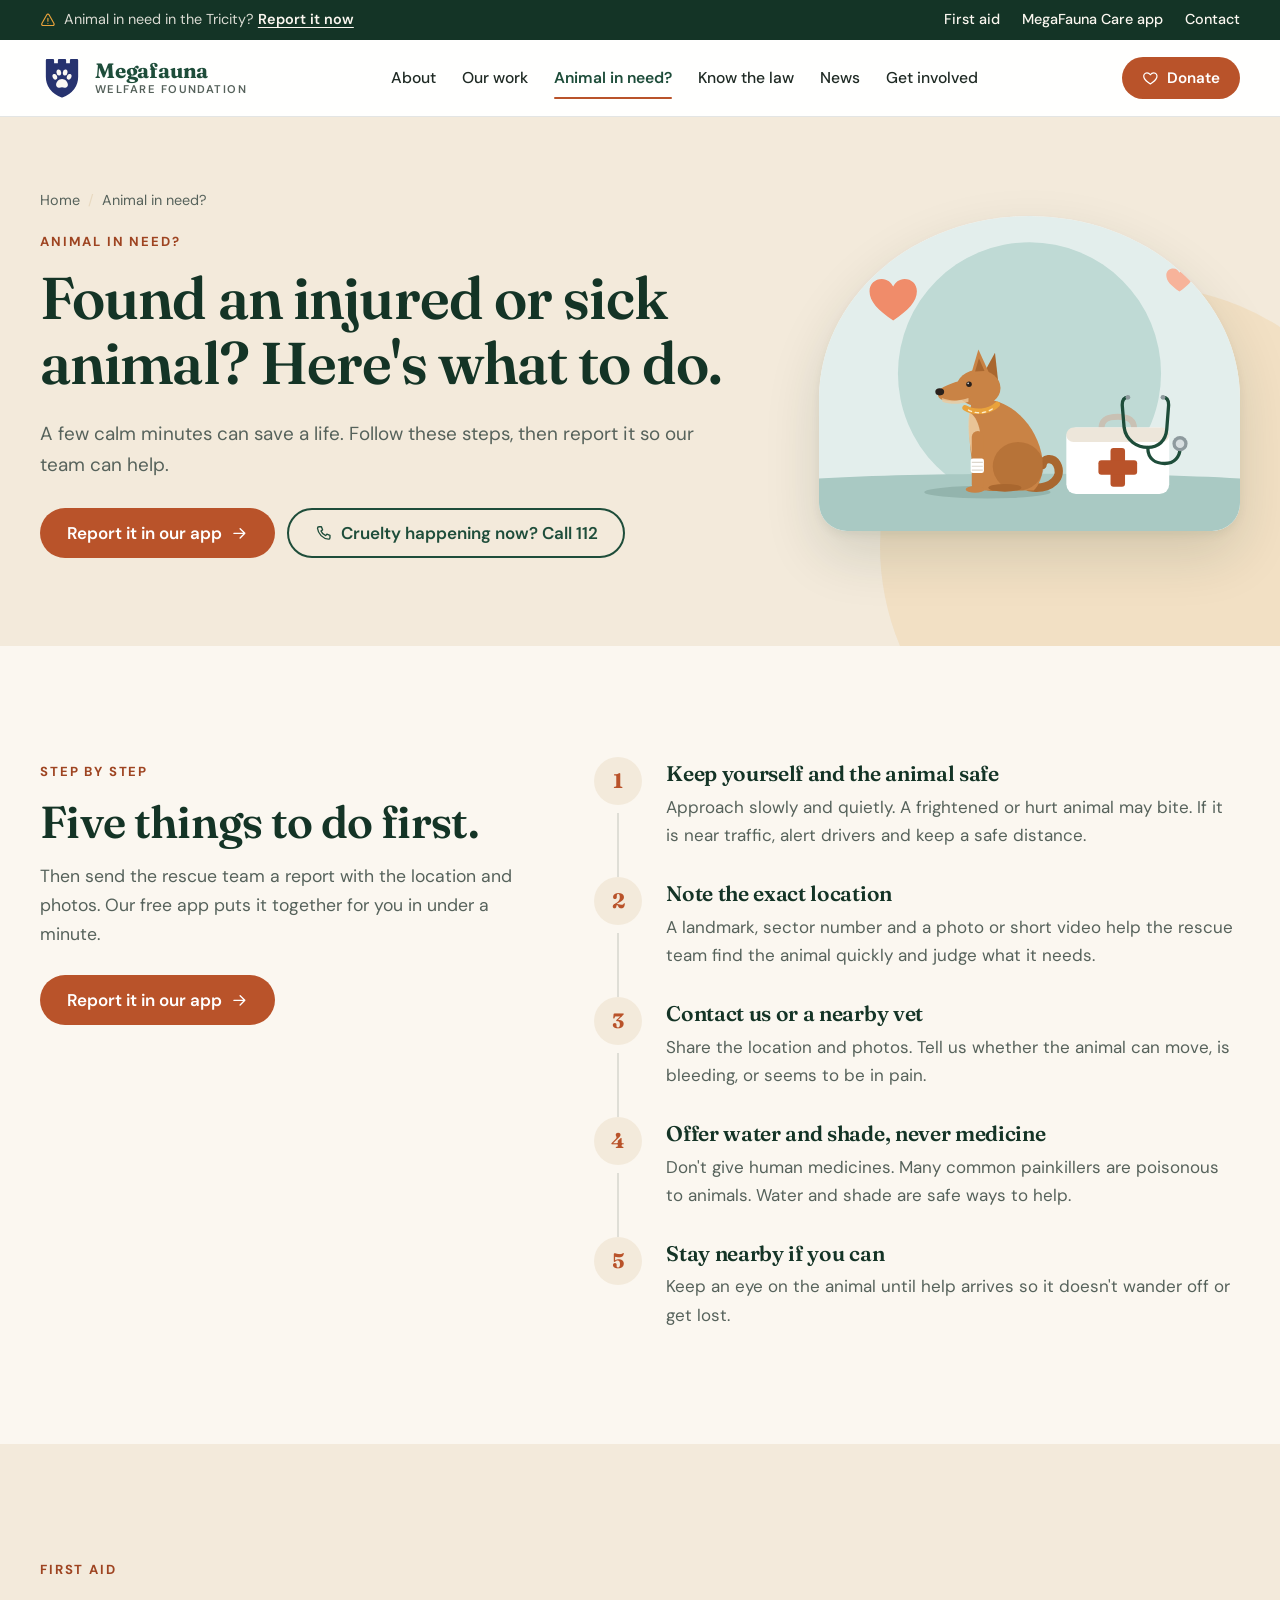
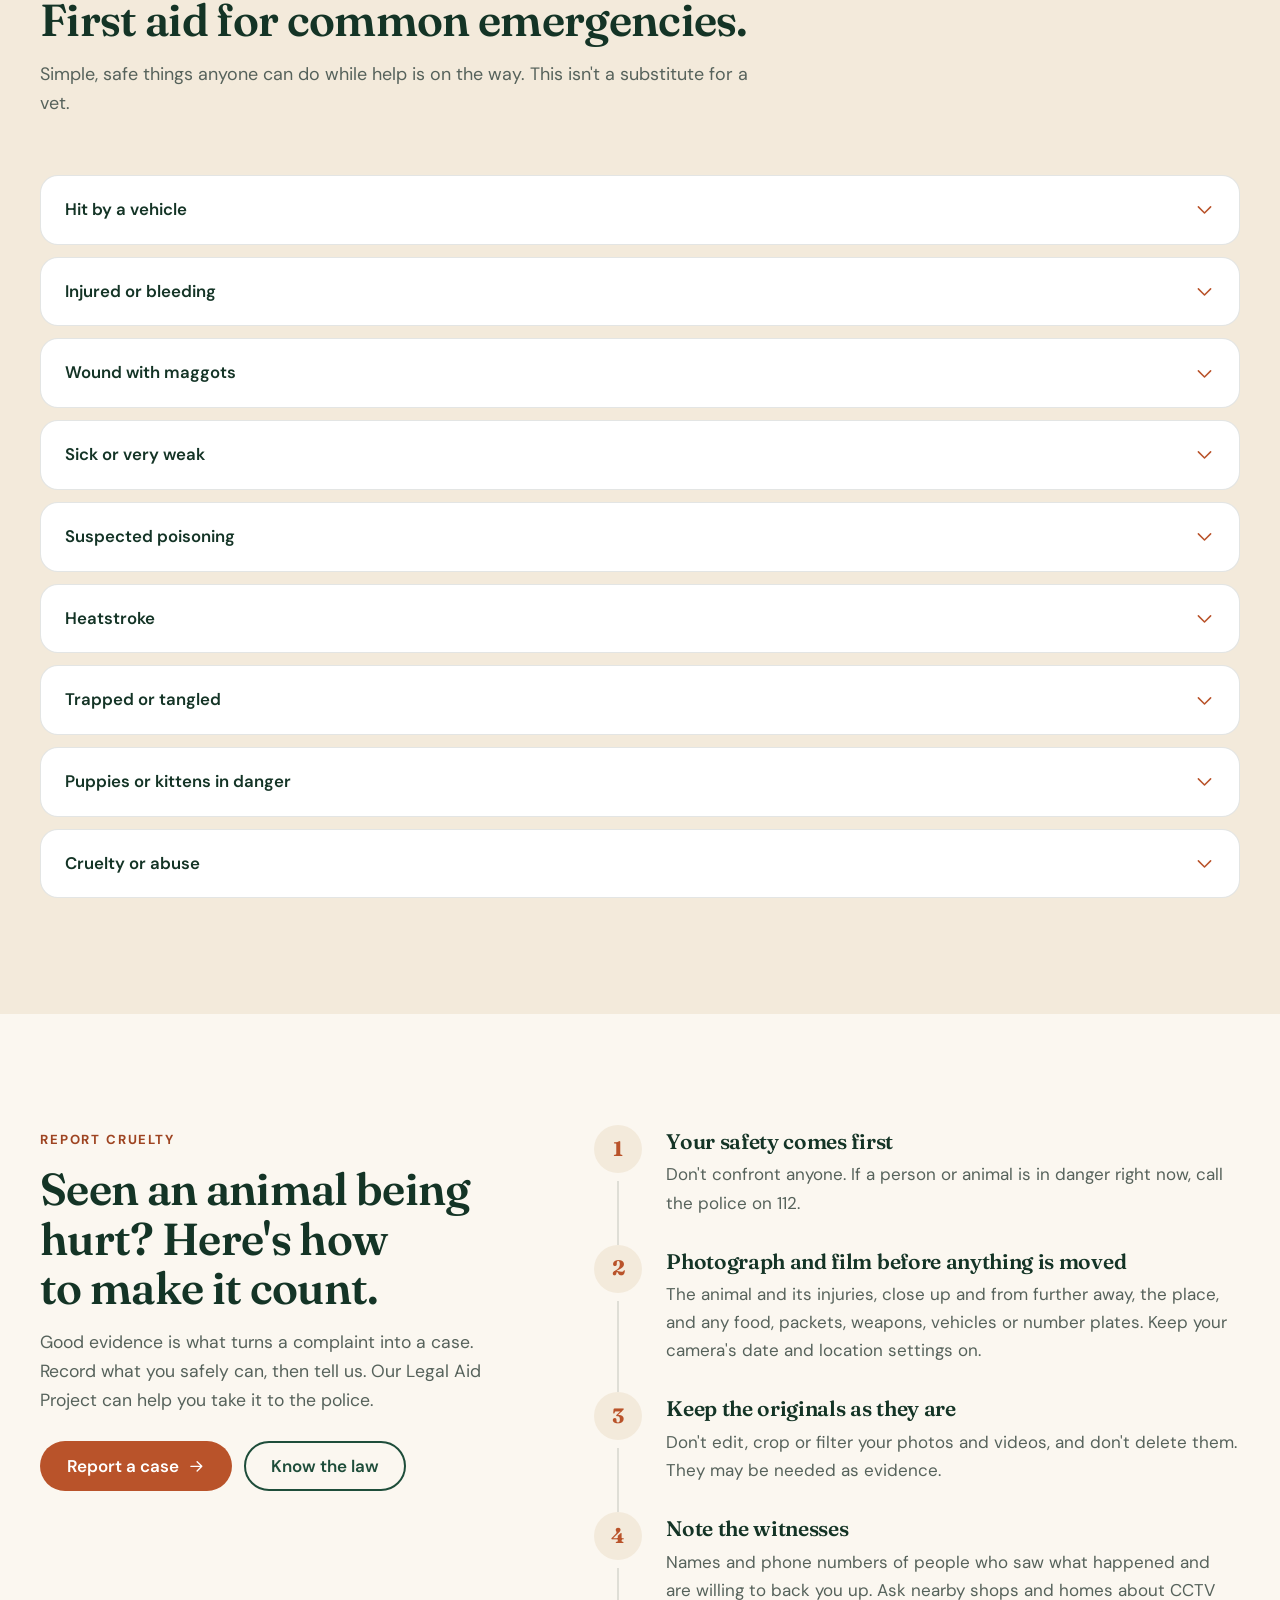
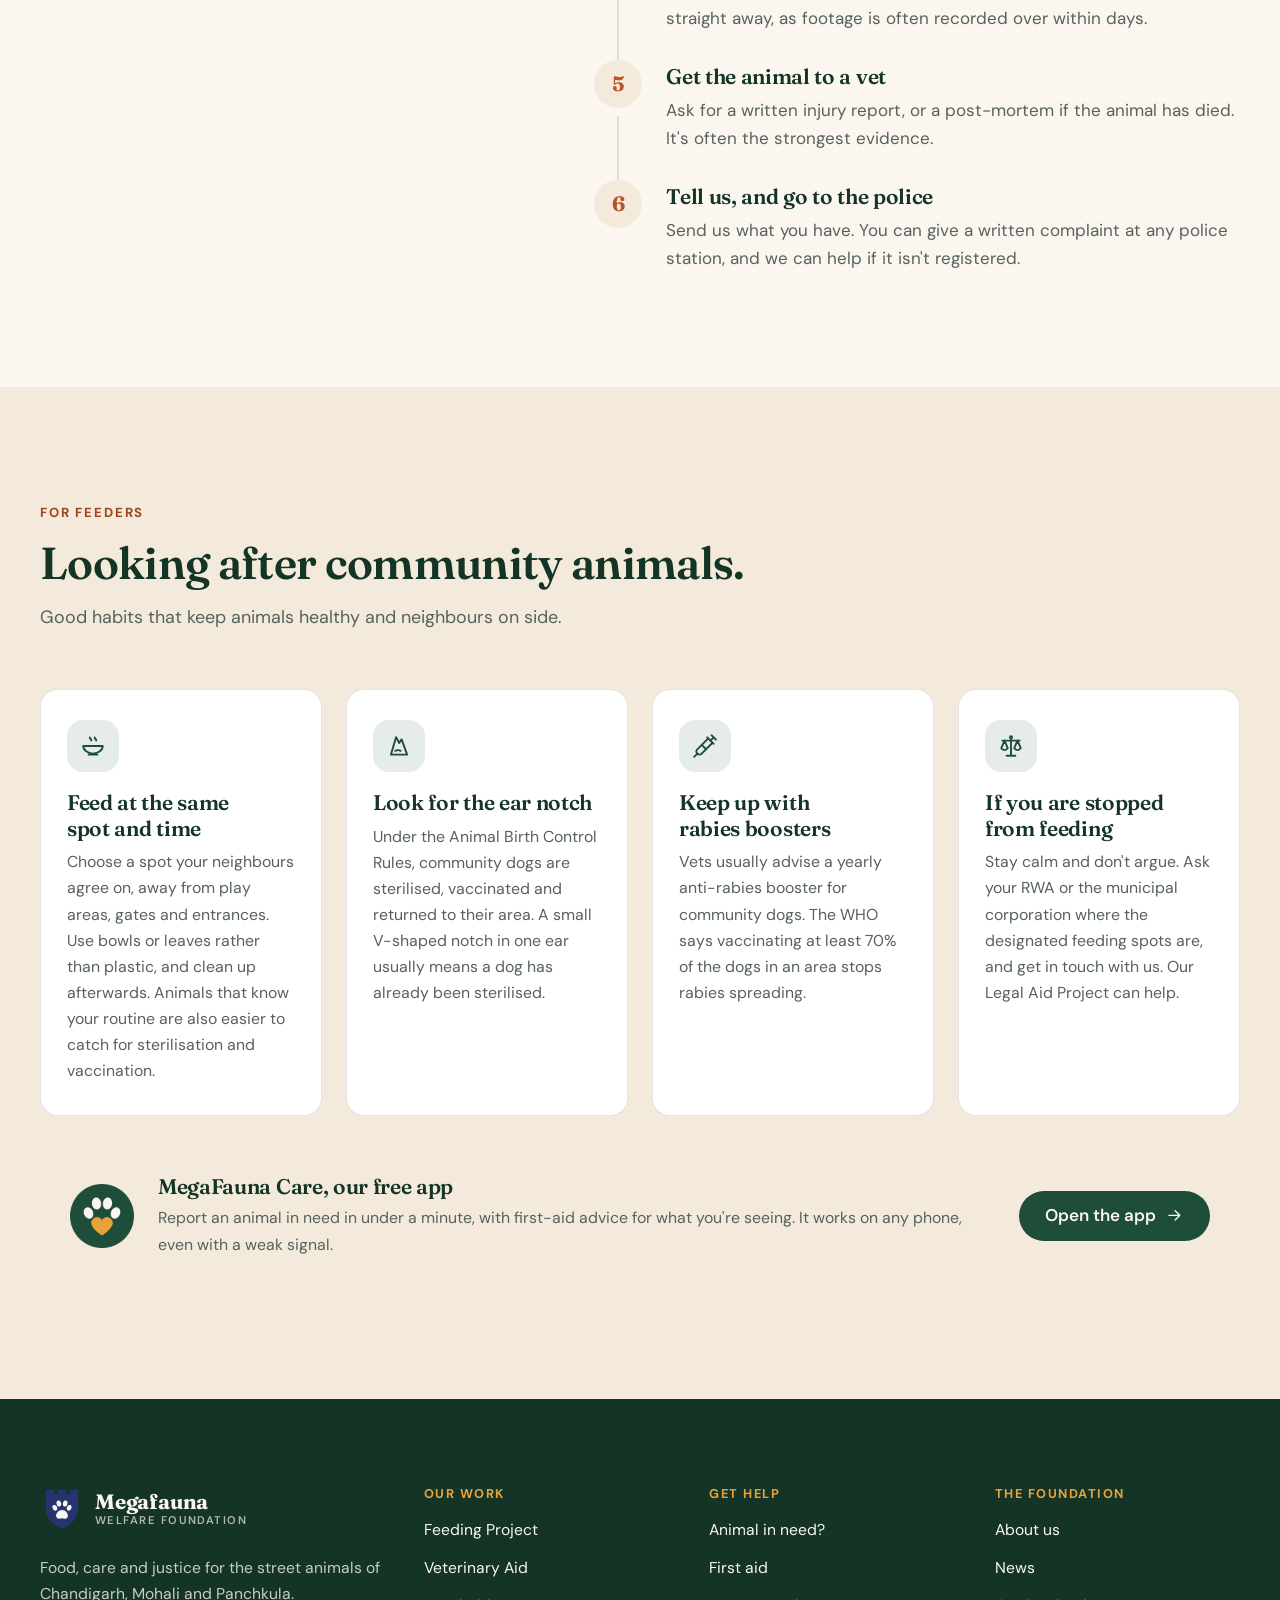
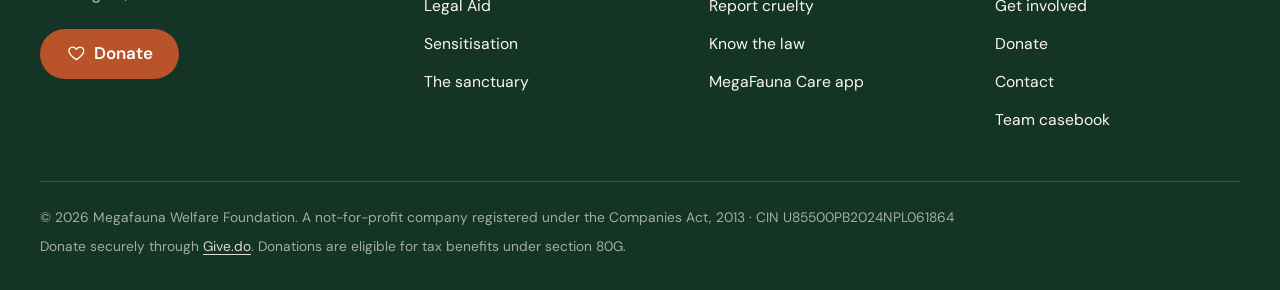
<file: help.html>
<!doctype html>
<html lang="en-IN" class="no-js">
<head>
  <meta charset="utf-8">
  <meta name="viewport" content="width=device-width, initial-scale=1">
  <title>Animal in need? What to do | Megafauna Welfare Foundation</title>
  <meta name="description" content="Found an injured or sick street animal in Chandigarh, Mohali or Panchkula? What to do, first aid for common emergencies, and how to report cruelty.">
  <meta name="theme-color" content="#143426">

  <meta property="og:type" content="website">
  <meta property="og:site_name" content="Megafauna Welfare Foundation">
  <meta property="og:title" content="Animal in need? What to do | Megafauna Welfare Foundation">
  <meta property="og:description" content="Found an injured or sick street animal in Chandigarh, Mohali or Panchkula? What to do, first aid for common emergencies, and how to report cruelty.">
  <meta property="og:url" content="https://megafaunawelfare.github.io/github-pages/help.html">
  <meta property="og:image" content="https://megafaunawelfare.github.io/github-pages/assets/img/og-image.png">
  <meta name="twitter:card" content="summary_large_image">

  <link rel="icon" href="assets/img/logo.svg" type="image/svg+xml">
  <link rel="preconnect" href="https://fonts.googleapis.com">
  <link rel="preconnect" href="https://fonts.gstatic.com" crossorigin>
  <link rel="stylesheet" href="https://fonts.googleapis.com/css2?family=DM+Sans:opsz,wght@9..40,400;9..40,500;9..40,600;9..40,700&family=Fraunces:opsz,wght@9..144,500;9..144,600;9..144,700&display=swap">
  <link rel="stylesheet" href="assets/css/styles.css">
  <script>document.documentElement.classList.replace('no-js', 'js');</script>
</head>
<body>
  <!-- Icon sprite: referenced below with <use href="#i-name"> -->
  <svg width="0" height="0" style="position:absolute" aria-hidden="true">
    <defs>
      <symbol id="i-arrow" viewBox="0 0 24 24"><path d="M5 12h14M13 6l6 6-6 6"/></symbol>
      <symbol id="i-external" viewBox="0 0 24 24"><path d="M14 4h6v6M20 4l-9 9"/><path d="M18 14v5a1 1 0 0 1-1 1H5a1 1 0 0 1-1-1V7a1 1 0 0 1 1-1h5"/></symbol>
      <symbol id="i-menu" viewBox="0 0 24 24"><path d="M4 7h16M4 12h16M4 17h16"/></symbol>
      <symbol id="i-close" viewBox="0 0 24 24"><path d="M6 6l12 12M18 6 6 18"/></symbol>
      <symbol id="i-check" viewBox="0 0 24 24"><path d="m5 12.5 4.5 4.5L19 7.5"/></symbol>
      <symbol id="i-x" viewBox="0 0 24 24"><path d="M6 6l12 12M18 6 6 18"/></symbol>
      <symbol id="i-chevron-left" viewBox="0 0 24 24"><path d="m15 5-7 7 7 7"/></symbol>
      <symbol id="i-chevron-right" viewBox="0 0 24 24"><path d="m9 5 7 7-7 7"/></symbol>
      <symbol id="i-chevron-down" viewBox="0 0 24 24"><path d="m5 9 7 7 7-7"/></symbol>
      <symbol id="i-alert" viewBox="0 0 24 24"><path d="M10.3 4.2 2.8 17.5a2 2 0 0 0 1.7 3h15a2 2 0 0 0 1.7-3L13.7 4.2a2 2 0 0 0-3.4 0Z"/><path d="M12 9.5V14M12 17v.01"/></symbol>
      <symbol id="i-info" viewBox="0 0 24 24"><circle cx="12" cy="12" r="8.5"/><path d="M12 11v5.5M12 7.8v.01"/></symbol>
      <symbol id="i-pin" viewBox="0 0 24 24"><path d="M12 21s-7-6.2-7-11.5a7 7 0 0 1 14 0C19 14.8 12 21 12 21Z"/><circle cx="12" cy="9.5" r="2.5"/></symbol>
      <symbol id="i-mail" viewBox="0 0 24 24"><rect x="3" y="5" width="18" height="14" rx="2"/><path d="m3.5 6.5 8.5 7 8.5-7"/></symbol>
      <symbol id="i-phone" viewBox="0 0 24 24"><path d="M6.5 3.5h3l1.5 4-2 1.5a11 11 0 0 0 6 6l1.5-2 4 1.5v3a2 2 0 0 1-2 2A16 16 0 0 1 4.5 5.5a2 2 0 0 1 2-2Z"/></symbol>
      <symbol id="i-chat" viewBox="0 0 24 24"><path d="M20 15a2 2 0 0 1-2 2H8l-4 3.5V6a2 2 0 0 1 2-2h12a2 2 0 0 1 2 2Z"/><path d="M8.5 9h7M8.5 12.5h4.5"/></symbol>
      <symbol id="i-camera" viewBox="0 0 24 24"><path d="M4 8.5A1.5 1.5 0 0 1 5.5 7h2.3l1.4-2h5.6l1.4 2h2.3A1.5 1.5 0 0 1 20 8.5v9a1.5 1.5 0 0 1-1.5 1.5h-13A1.5 1.5 0 0 1 4 17.5Z"/><circle cx="12" cy="12.8" r="3.3"/></symbol>
      <symbol id="i-heart" viewBox="0 0 24 24"><path d="M12 20s-7.5-4.6-9.2-9.3C1.6 7.3 3.8 4 7.2 4c2 0 3.6 1.1 4.8 2.8C13.2 5.1 14.8 4 16.8 4c3.4 0 5.6 3.3 4.4 6.7C19.5 15.4 12 20 12 20Z"/></symbol>
      <symbol id="i-paw" viewBox="0 0 24 24"><circle cx="5.8" cy="11.2" r="1.9"/><circle cx="9.4" cy="6.6" r="2"/><circle cx="14.6" cy="6.6" r="2"/><circle cx="18.2" cy="11.2" r="1.9"/><path d="M12 12.4c-2.7 0-5.2 3.4-5.2 5.8 0 1.6 1.2 2.4 2.7 2.4 1 0 1.6-.5 2.5-.5s1.5.5 2.5.5c1.5 0 2.7-.8 2.7-2.4 0-2.4-2.5-5.8-5.2-5.8Z"/></symbol>
      <symbol id="i-bowl" viewBox="0 0 24 24"><path d="M3 12h18a9 7 0 0 1-18 0Z"/><path d="M8 20h8"/><path d="M9 4c0 1.5 1.5 1.5 1.5 3M13.5 4c0 1.5 1.5 1.5 1.5 3"/></symbol>
      <symbol id="i-vet" viewBox="0 0 24 24"><path d="M12 21s-7-4.5-7-11V5.5L12 3l7 2.5V10c0 6.5-7 11-7 11Z"/><path d="M12 8v6M9 11h6"/></symbol>
      <symbol id="i-aid" viewBox="0 0 24 24"><rect x="3.5" y="3.5" width="17" height="17" rx="4.5"/><path d="M12 8v8M8 12h8"/></symbol>
      <symbol id="i-scale" viewBox="0 0 24 24"><path d="M12 4v17M8 21h8M4 7h16"/><path d="M6 7l-3 7a3.4 3.4 0 0 0 6 0L6 7ZM18 7l-3 7a3.4 3.4 0 0 0 6 0l-3-7Z"/><circle cx="12" cy="4" r="1"/></symbol>
      <symbol id="i-megaphone" viewBox="0 0 24 24"><path d="M3 10.5v3a1 1 0 0 0 1 1h2.5L12 19V5L6.5 9.5H4a1 1 0 0 0-1 1Z"/><path d="M15.5 9a4 4 0 0 1 0 6M18.5 6a8 8 0 0 1 0 12"/></symbol>
      <symbol id="i-home" viewBox="0 0 24 24"><path d="M3 11.5 12 4l9 7.5"/><path d="M5.5 10v9.5h13V10"/><path d="M10 19.5v-5h4v5"/></symbol>
      <symbol id="i-syringe" viewBox="0 0 24 24"><path d="m18 2 4 4M17 7l3-3"/><path d="M19 9 8.7 19.3a2.4 2.4 0 0 1-3.4 0l-.6-.6a2.4 2.4 0 0 1 0-3.4L15 5"/><path d="m9 11 4 4M5 19l-3 3M14 4l6 6"/></symbol>
      <symbol id="i-collar" viewBox="0 0 24 24"><ellipse cx="12" cy="8.5" rx="8" ry="4"/><path d="M12 12.5v2.5"/><circle cx="12" cy="18" r="2.6"/><path d="M2.5 15.5 1 17M21.5 15.5 23 17M5 19l-1 2M19 19l1 2"/></symbol>
      <symbol id="i-shield" viewBox="0 0 24 24"><path d="M12 21s-7-4.5-7-11V5.5L12 3l7 2.5V10c0 6.5-7 11-7 11Z"/><path d="M12 8v4.5M12 15.5v.01"/></symbol>
      <symbol id="i-users" viewBox="0 0 24 24"><circle cx="9" cy="8" r="3.5"/><path d="M2.5 20a6.5 6.5 0 0 1 13 0"/><path d="M16 4.6a3.5 3.5 0 0 1 0 6.8M18.5 14.2A6.5 6.5 0 0 1 21.5 20"/></symbol>
      <symbol id="i-flag" viewBox="0 0 24 24"><path d="M5 21V4M5 4h11l-2 4 2 4H5"/></symbol>
      <symbol id="i-share" viewBox="0 0 24 24"><circle cx="18" cy="5" r="2.5"/><circle cx="6" cy="12" r="2.5"/><circle cx="18" cy="19" r="2.5"/><path d="m8.2 10.8 7.6-4.6M8.2 13.2l7.6 4.6"/></symbol>
      <symbol id="i-gift" viewBox="0 0 24 24"><rect x="3.5" y="8.5" width="17" height="4" rx="1"/><path d="M5 12.5v8h14v-8M12 8.5v12"/><path d="M12 8.5C10.5 4.5 7 4 6.6 6s2.4 2.5 5.4 2.5ZM12 8.5c1.5-4 5-4.5 5.4-2.5s-2.4 2.5-5.4 2.5Z"/></symbol>
      <symbol id="i-school" viewBox="0 0 24 24"><path d="M2 9.5 12 5l10 4.5-10 4.5L2 9.5Z"/><path d="M6 11.5V16c0 1.5 2.7 3 6 3s6-1.5 6-3v-4.5"/><path d="M22 9.5V15"/></symbol>
      <symbol id="i-news" viewBox="0 0 24 24"><path d="M4 5.5h13v12.5a2 2 0 0 0 2 2H6a2 2 0 0 1-2-2Z"/><path d="M17 9h3v9a2 2 0 0 1-4 0"/><path d="M7 9h7M7 12.5h7M7 16h4"/></symbol>
      <symbol id="i-receipt" viewBox="0 0 24 24"><path d="M6 3h12v18l-3-2-3 2-3-2-3 2Z"/><path d="M9 8h6M9 12h6M9 16h3"/></symbol>
      <symbol id="i-building" viewBox="0 0 24 24"><path d="M4 21V5.5L12 3l8 2.5V21"/><path d="M9 21v-4h6v4M8 8.5h.01M12 8.5h.01M16 8.5h.01M8 12.5h.01M12 12.5h.01M16 12.5h.01"/></symbol>
      <symbol id="i-calendar" viewBox="0 0 24 24"><rect x="3.5" y="5" width="17" height="15.5" rx="2.5"/><path d="M3.5 9.5h17M8 3v4M16 3v4"/></symbol>
      <symbol id="i-book" viewBox="0 0 24 24"><path d="M12 6.5C10.3 5.2 7.9 4.5 4 4.5v14c3.9 0 6.3.7 8 2 1.7-1.3 4.1-2 8-2v-14c-3.9 0-6.3.7-8 2Z"/><path d="M12 6.5v14"/></symbol>
      <symbol id="i-rain" viewBox="0 0 24 24"><path d="M7 15.5a4.5 4.5 0 1 1 .9-8.9A5.5 5.5 0 0 1 18.5 9a3.3 3.3 0 0 1-.5 6.5Z"/><path d="M8.5 18.5 7.5 21M12.5 18.5l-1 2.5M16.5 18.5l-1 2.5"/></symbol>
      <symbol id="i-kite" viewBox="0 0 24 24"><path d="M12 2.5 18 9.5l-6 7-6-7Z"/><path d="M6 9.5h12M12 2.5v14"/><path d="M12 16.5c0 2-2.5 2.2-2.5 4.5"/></symbol>
      <symbol id="i-ear" viewBox="0 0 24 24"><path d="M4.5 20 9.3 3.8l2.9 5.4 2.2-3.3L19.5 20Z"/><path d="M8.5 16.5c1.5-.8 3.5-.8 5 0"/></symbol>
      <symbol id="i-app" viewBox="0 0 24 24"><rect x="6" y="2.5" width="12" height="19" rx="2.5"/><path d="M10.5 18.5h3"/></symbol>
    </defs>
  </svg>

  <a class="skip-link" href="#main">Skip to content</a>

  <aside class="topbar" aria-label="Animal emergencies">
    <div class="container topbar-inner">
      <p class="topbar-alert"><svg class="icon" aria-hidden="true"><use href="#i-alert"/></svg> <span>Animal in need in the Tricity? <a href="app/#report">Report it now</a></span></p>
      <nav class="topbar-links" aria-label="Quick links">
        <a href="help.html#first-aid">First aid</a>
        <a href="app/">MegaFauna Care app</a>
        <a href="contact.html">Contact</a>
      </nav>
    </div>
  </aside>

  <header class="site-header">
    <div class="container header-inner">
      <a class="brand" href="./" aria-label="Megafauna Welfare Foundation, home">
        <img src="assets/img/logo.svg" alt="" width="44" height="44">
        <span class="brand-text">
          <span class="brand-name">Megafauna</span>
          <span class="brand-sub">Welfare Foundation</span>
        </span>
      </a>

      <nav class="site-nav" id="site-nav" aria-label="Main">
        <ul>
          <li><a href="about.html">About</a></li>
          <li><a href="work.html">Our work</a></li>
          <li><a href="help.html" aria-current="page">Animal in need?</a></li>
          <li><a href="law.html">Know the law</a></li>
          <li><a href="news.html">News</a></li>
          <li><a href="get-involved.html">Get involved</a></li>
          <li class="nav-extra"><a href="contact.html">Contact</a></li>
        </ul>
        <a class="btn btn-accent nav-extra" href="donate.html"><svg class="icon" aria-hidden="true"><use href="#i-heart"/></svg> Donate</a>
      </nav>

      <div class="nav-actions">
        <a class="btn btn-accent btn-sm btn-donate-top" href="donate.html"><svg class="icon" aria-hidden="true"><use href="#i-heart"/></svg> Donate</a>
        <button class="nav-toggle" type="button" aria-expanded="false" aria-controls="site-nav">
          <svg class="icon icon-open" aria-hidden="true"><use href="#i-menu"/></svg>
          <svg class="icon icon-close" aria-hidden="true"><use href="#i-close"/></svg>
          <span class="visually-hidden">Menu</span>
        </button>
      </div>
    </div>
  </header>

  <main id="main">
    <section class="page-hero" aria-labelledby="page-title">
      <div class="container page-hero-grid">
        <div>
          <nav aria-label="Breadcrumb">
            <ol class="crumbs">
              <li><a href="./">Home</a></li>
              <li aria-current="page">Animal in need?</li>
            </ol>
          </nav>
          <p class="kicker">Animal in need?</p>
          <h1 id="page-title">Found an injured or sick animal? Here's what to do.</h1>
          <p class="lead">A few calm minutes can save a life. Follow these steps, then report it so our team can help.</p>
          <div class="hero-actions">
            <a class="btn btn-accent" href="app/#report">Report it in our app <svg class="icon icon-move" aria-hidden="true"><use href="#i-arrow"/></svg></a>
            <a class="btn btn-ghost" href="tel:112"><svg class="icon" aria-hidden="true"><use href="#i-phone"/></svg> Cruelty happening now? Call 112</a>
          </div>
        </div>
        <figure class="arch">
          <img src="assets/img/illustrations/vet.svg" alt="" width="800" height="600">
        </figure>
      </div>
    </section>

    <!-- Steps -->
    <section class="section" aria-labelledby="steps-title">
      <div class="container split">
        <div class="split-intro reveal">
          <p class="kicker">Step by step</p>
          <h2 id="steps-title">Five things to do first.</h2>
          <p>Then send the rescue team a report with the location and photos. Our free app puts it together for you in under a minute.</p>
          <div class="hero-actions">
            <a class="btn btn-accent" href="app/#report">Report it in our app <svg class="icon icon-move" aria-hidden="true"><use href="#i-arrow"/></svg></a>
          </div>
        </div>
        <ol class="steps reveal">
          <li>
            <h3>Keep yourself and the animal safe</h3>
            <p>Approach slowly and quietly. A frightened or hurt animal may bite. If it is near traffic, alert drivers and keep a safe distance.</p>
          </li>
          <li>
            <h3>Note the exact location</h3>
            <p>A landmark, sector number and a photo or short video help the rescue team find the animal quickly and judge what it needs.</p>
          </li>
          <li>
            <h3>Contact us or a nearby vet</h3>
            <p>Share the location and photos. Tell us whether the animal can move, is bleeding, or seems to be in pain.</p>
          </li>
          <li>
            <h3>Offer water and shade, never medicine</h3>
            <p>Don't give human medicines. Many common painkillers are poisonous to animals. Water and shade are safe ways to help.</p>
          </li>
          <li>
            <h3>Stay nearby if you can</h3>
            <p>Keep an eye on the animal until help arrives so it doesn't wander off or get lost.</p>
          </li>
        </ol>
      </div>
    </section>

    <!-- First aid -->
    <section class="section section--sand" id="first-aid" aria-labelledby="aid-title">
      <div class="container">
        <div class="section-head reveal">
          <p class="kicker">First aid</p>
          <h2 id="aid-title">First aid for common emergencies.</h2>
          <p>Simple, safe things anyone can do while help is on the way. This isn't a substitute for a vet.</p>
        </div>
        <div class="faq reveal">
          <details>
            <summary>Hit by a vehicle <svg class="icon" aria-hidden="true"><use href="#i-chevron-down"/></svg></summary>
            <div class="faq-body">
              <div class="dos-donts">
                <div>
                  <h4><svg class="icon" aria-hidden="true"><use href="#i-check"/></svg> Do</h4>
                  <ul>
                    <li>Make sure you are safe from traffic first. Ask someone to slow vehicles down.</li>
                    <li>If the animal has to be moved off the road, slide a blanket, sack or board under its whole body and lift it level, keeping its back straight.</li>
                    <li>Keep it warm, quiet and out of the sun while you wait.</li>
                  </ul>
                </div>
                <div class="donts">
                  <h4><svg class="icon" aria-hidden="true"><use href="#i-x"/></svg> Don't</h4>
                  <ul>
                    <li>Don't lift it by the legs, neck or scruff.</li>
                    <li>Don't force food or water on it, and never give human medicine.</li>
                  </ul>
                </div>
              </div>
            </div>
          </details>
          <details>
            <summary>Injured or bleeding <svg class="icon" aria-hidden="true"><use href="#i-chevron-down"/></svg></summary>
            <div class="faq-body">
              <div class="dos-donts">
                <div>
                  <h4><svg class="icon" aria-hidden="true"><use href="#i-check"/></svg> Do</h4>
                  <ul>
                    <li>If it is safe to get close, press a clean cloth firmly on the wound for a few minutes to slow the bleeding.</li>
                    <li>A towel laid loosely over the head calms many frightened animals.</li>
                    <li>Note where the wound is and roughly how big, so the team brings the right supplies.</li>
                  </ul>
                </div>
                <div class="donts">
                  <h4><svg class="icon" aria-hidden="true"><use href="#i-x"/></svg> Don't</h4>
                  <ul>
                    <li>Don't put kerosene, phenyl or other chemicals on a wound.</li>
                    <li>Don't give human painkillers. Paracetamol and ibuprofen can poison dogs and cats.</li>
                  </ul>
                </div>
              </div>
            </div>
          </details>
          <details>
            <summary>Wound with maggots <svg class="icon" aria-hidden="true"><use href="#i-chevron-down"/></svg></summary>
            <div class="faq-body">
              <div class="dos-donts">
                <div>
                  <h4><svg class="icon" aria-hidden="true"><use href="#i-check"/></svg> Do</h4>
                  <ul>
                    <li>Get help the same day. Maggot wounds spread fast and can kill an animal.</li>
                    <li>Keep flies off by loosely covering the wound with clean gauze or cloth.</li>
                    <li>Note exactly where the animal rests. Animals in pain often hide.</li>
                  </ul>
                </div>
                <div class="donts">
                  <h4><svg class="icon" aria-hidden="true"><use href="#i-x"/></svg> Don't</h4>
                  <ul>
                    <li>Don't pour kerosene, phenyl, acid or other chemicals into the wound. They burn the flesh and can poison the animal.</li>
                    <li>Don't try to dig the maggots out yourself.</li>
                  </ul>
                </div>
              </div>
            </div>
          </details>
          <details>
            <summary>Sick or very weak <svg class="icon" aria-hidden="true"><use href="#i-chevron-down"/></svg></summary>
            <div class="faq-body">
              <div class="dos-donts">
                <div>
                  <h4><svg class="icon" aria-hidden="true"><use href="#i-check"/></svg> Do</h4>
                  <ul>
                    <li>Offer clean water in a bowl, and help it into shade if you can do so safely.</li>
                    <li>Note what you see: vomiting, diarrhoea, discharge from the eyes or nose, shivering, or not eating.</li>
                    <li>Keep puppies and kittens warm and dry.</li>
                  </ul>
                </div>
                <div class="donts">
                  <h4><svg class="icon" aria-hidden="true"><use href="#i-x"/></svg> Don't</h4>
                  <ul>
                    <li>Don't give human medicines.</li>
                    <li>Don't force-feed.</li>
                  </ul>
                </div>
              </div>
            </div>
          </details>
          <details>
            <summary>Suspected poisoning <svg class="icon" aria-hidden="true"><use href="#i-chevron-down"/></svg></summary>
            <div class="faq-body">
              <div class="dos-donts">
                <div>
                  <h4><svg class="icon" aria-hidden="true"><use href="#i-check"/></svg> Do</h4>
                  <ul>
                    <li>Get the animal to a vet as fast as you can. Minutes matter.</li>
                    <li>Put any leftover bait, packet or vomit in a bag. It helps the vet, and it is evidence.</li>
                    <li>Note who was around and what you saw. Poisoning an animal is a crime under section 325 of the Bharatiya Nyaya Sanhita.</li>
                  </ul>
                </div>
                <div class="donts">
                  <h4><svg class="icon" aria-hidden="true"><use href="#i-x"/></svg> Don't</h4>
                  <ul>
                    <li>Don't make the animal vomit unless a vet tells you to.</li>
                    <li>Don't give milk, oil or salt water.</li>
                  </ul>
                </div>
              </div>
            </div>
          </details>
          <details>
            <summary>Heatstroke <svg class="icon" aria-hidden="true"><use href="#i-chevron-down"/></svg></summary>
            <div class="faq-body">
              <p>Watch for heavy panting, drooling, bright red gums, wobbling or collapse.</p>
              <div class="dos-donts">
                <div>
                  <h4><svg class="icon" aria-hidden="true"><use href="#i-check"/></svg> Do</h4>
                  <ul>
                    <li>Move the animal into shade straight away.</li>
                    <li>Wet its body with cool water, especially the belly and paws, and let it drink small amounts.</li>
                    <li>Fan it if you can.</li>
                  </ul>
                </div>
                <div class="donts">
                  <h4><svg class="icon" aria-hidden="true"><use href="#i-x"/></svg> Don't</h4>
                  <ul>
                    <li>Don't use ice or ice-cold water.</li>
                    <li>Don't leave a wet towel lying on it. It traps the heat.</li>
                  </ul>
                </div>
              </div>
            </div>
          </details>
          <details>
            <summary>Trapped or tangled <svg class="icon" aria-hidden="true"><use href="#i-chevron-down"/></svg></summary>
            <div class="faq-body">
              <div class="dos-donts">
                <div>
                  <h4><svg class="icon" aria-hidden="true"><use href="#i-check"/></svg> Do</h4>
                  <ul>
                    <li>Keep people back and talk softly. A trapped animal panics easily.</li>
                    <li>For a bird caught in kite string, cover its head with a cloth and cut the string close to its body with scissors.</li>
                    <li>For an animal in a drain, pit or pipe, tell the team how deep it is and what is in the way.</li>
                  </ul>
                </div>
                <div class="donts">
                  <h4><svg class="icon" aria-hidden="true"><use href="#i-x"/></svg> Don't</h4>
                  <ul>
                    <li>Don't pull string or wire that is wrapped around a leg or wing. It cuts deeper.</li>
                    <li>Don't climb into deep drains or wells yourself.</li>
                  </ul>
                </div>
              </div>
              <p class="aid-note"><svg class="icon" aria-hidden="true"><use href="#i-info"/></svg> Nylon and other synthetic kite string ('Chinese manjha') has been banned across India by the National Green Tribunal since 2017.</p>
            </div>
          </details>
          <details>
            <summary>Puppies or kittens in danger <svg class="icon" aria-hidden="true"><use href="#i-chevron-down"/></svg></summary>
            <div class="faq-body">
              <div class="dos-donts">
                <div>
                  <h4><svg class="icon" aria-hidden="true"><use href="#i-check"/></svg> Do</h4>
                  <ul>
                    <li>Watch from a distance for a couple of hours first. The mother is often nearby looking for food.</li>
                    <li>If they are in immediate danger from traffic, rain or a drain, move them a short way to a safe, dry spot close by.</li>
                    <li>Keep tiny ones warm.</li>
                  </ul>
                </div>
                <div class="donts">
                  <h4><svg class="icon" aria-hidden="true"><use href="#i-x"/></svg> Don't</h4>
                  <ul>
                    <li>Don't give cow's milk. It upsets their stomachs.</li>
                    <li>Don't take them far from where you found them, or the mother may not find them.</li>
                  </ul>
                </div>
              </div>
            </div>
          </details>
          <details>
            <summary>Cruelty or abuse <svg class="icon" aria-hidden="true"><use href="#i-chevron-down"/></svg></summary>
            <div class="faq-body">
              <div class="dos-donts">
                <div>
                  <h4><svg class="icon" aria-hidden="true"><use href="#i-check"/></svg> Do</h4>
                  <ul>
                    <li>If someone is hurting an animal right now and it isn't safe to step in, call the police on 112.</li>
                    <li>From a safe distance, take photos or video, and note the date, time, place and any vehicle numbers.</li>
                    <li>Write down the names and numbers of people who saw it and are willing to back you up.</li>
                  </ul>
                </div>
                <div class="donts">
                  <h4><svg class="icon" aria-hidden="true"><use href="#i-x"/></svg> Don't</h4>
                  <ul>
                    <li>Don't confront anyone if it puts you at risk.</li>
                    <li>Don't edit or delete the original photos and videos. They may be needed as evidence.</li>
                  </ul>
                </div>
              </div>
              <p class="aid-note"><svg class="icon" aria-hidden="true"><use href="#i-info"/></svg> Cruelty to animals is an offence under the Prevention of Cruelty to Animals Act, 1960. Killing, poisoning or maiming an animal is punishable with up to five years in prison under section 325 of the Bharatiya Nyaya Sanhita, 2023.</p>
            </div>
          </details>
        </div>
      </div>
    </section>

    <!-- Report cruelty -->
    <section class="section" id="cruelty" aria-labelledby="cruelty-title">
      <div class="container split">
        <div class="split-intro reveal">
          <p class="kicker">Report cruelty</p>
          <h2 id="cruelty-title">Seen an animal being hurt? Here's how to make it count.</h2>
          <p>Good evidence is what turns a complaint into a case. Record what you safely can, then tell us. Our Legal Aid Project can help you take it to the police.</p>
          <div class="hero-actions">
            <a class="btn btn-accent" href="contact.html?topic=Reporting%20cruelty">Report a case <svg class="icon icon-move" aria-hidden="true"><use href="#i-arrow"/></svg></a>
            <a class="btn btn-ghost" href="law.html">Know the law</a>
          </div>
        </div>
        <ol class="steps reveal">
          <li>
            <h3>Your safety comes first</h3>
            <p>Don't confront anyone. If a person or animal is in danger right now, call the police on 112.</p>
          </li>
          <li>
            <h3>Photograph and film before anything is moved</h3>
            <p>The animal and its injuries, close up and from further away, the place, and any food, packets, weapons, vehicles or number plates. Keep your camera's date and location settings on.</p>
          </li>
          <li>
            <h3>Keep the originals as they are</h3>
            <p>Don't edit, crop or filter your photos and videos, and don't delete them. They may be needed as evidence.</p>
          </li>
          <li>
            <h3>Note the witnesses</h3>
            <p>Names and phone numbers of people who saw what happened and are willing to back you up. Ask nearby shops and homes about CCTV straight away, as footage is often recorded over within days.</p>
          </li>
          <li>
            <h3>Get the animal to a vet</h3>
            <p>Ask for a written injury report, or a post-mortem if the animal has died. It's often the strongest evidence.</p>
          </li>
          <li>
            <h3>Tell us, and go to the police</h3>
            <p>Send us what you have. You can give a written complaint at any police station, and we can help if it isn't registered.</p>
          </li>
        </ol>
      </div>
    </section>

    <!-- Feeders -->
    <section class="section section--sand" id="feeders" aria-labelledby="feeders-title">
      <div class="container">
        <div class="section-head reveal">
          <p class="kicker">For feeders</p>
          <h2 id="feeders-title">Looking after community animals.</h2>
          <p>Good habits that keep animals healthy and neighbours on side.</p>
        </div>
        <div class="card-grid card-grid--4">
          <article class="involve-card reveal">
            <span class="involve-icon involve-icon--green"><svg class="icon" aria-hidden="true"><use href="#i-bowl"/></svg></span>
            <h3>Feed at the same spot and time</h3>
            <p>Choose a spot your neighbours agree on, away from play areas, gates and entrances. Use bowls or leaves rather than plastic, and clean up afterwards. Animals that know your routine are also easier to catch for sterilisation and vaccination.</p>
          </article>
          <article class="involve-card reveal">
            <span class="involve-icon involve-icon--green"><svg class="icon" aria-hidden="true"><use href="#i-ear"/></svg></span>
            <h3>Look for the ear notch</h3>
            <p>Under the Animal Birth Control Rules, community dogs are sterilised, vaccinated and returned to their area. A small V-shaped notch in one ear usually means a dog has already been sterilised.</p>
          </article>
          <article class="involve-card reveal">
            <span class="involve-icon involve-icon--green"><svg class="icon" aria-hidden="true"><use href="#i-syringe"/></svg></span>
            <h3>Keep up with rabies boosters</h3>
            <p>Vets usually advise a yearly anti-rabies booster for community dogs. The WHO says vaccinating at least 70% of the dogs in an area stops rabies spreading.</p>
          </article>
          <article class="involve-card reveal">
            <span class="involve-icon involve-icon--green"><svg class="icon" aria-hidden="true"><use href="#i-scale"/></svg></span>
            <h3>If you are stopped from feeding</h3>
            <p>Stay calm and don't argue. Ask your RWA or the municipal corporation where the designated feeding spots are, and get in touch with us. Our Legal Aid Project can help.</p>
          </article>
        </div>
        <div class="app-promo reveal">
          <img src="app/icons/icon-192.png" alt="" width="64" height="64">
          <div class="app-promo-copy">
            <h3>MegaFauna Care, our free app</h3>
            <p>Report an animal in need in under a minute, with first-aid advice for what you're seeing. It works on any phone, even with a weak signal.</p>
          </div>
          <a class="btn btn-primary" href="app/">Open the app <svg class="icon icon-move" aria-hidden="true"><use href="#i-arrow"/></svg></a>
        </div>
      </div>
    </section>
  </main>

  <footer class="site-footer">
    <div class="container footer-top">
      <div class="footer-brand">
        <a class="brand brand--light" href="./" aria-label="Megafauna Welfare Foundation, home">
          <img src="assets/img/logo.svg" alt="" width="44" height="44">
          <span class="brand-text">
            <span class="brand-name">Megafauna</span>
            <span class="brand-sub">Welfare Foundation</span>
          </span>
        </a>
        <p>Food, care and justice for the street animals of Chandigarh, Mohali and Panchkula.</p>
        <a class="btn btn-accent" href="donate.html"><svg class="icon" aria-hidden="true"><use href="#i-heart"/></svg> Donate</a>
      </div>

      <nav class="footer-col" aria-labelledby="footer-work">
        <h2 id="footer-work">Our work</h2>
        <ul>
          <li><a href="work.html#feeding">Feeding Project</a></li>
          <li><a href="work.html#veterinary">Veterinary Aid</a></li>
          <li><a href="work.html#legal">Legal Aid</a></li>
          <li><a href="work.html#sensitisation">Sensitisation</a></li>
          <li><a href="work.html#sanctuary">The sanctuary</a></li>
        </ul>
      </nav>

      <nav class="footer-col" aria-labelledby="footer-help">
        <h2 id="footer-help">Get help</h2>
        <ul>
          <li><a href="help.html">Animal in need?</a></li>
          <li><a href="help.html#first-aid">First aid</a></li>
          <li><a href="help.html#cruelty">Report cruelty</a></li>
          <li><a href="law.html">Know the law</a></li>
          <li><a href="app/">MegaFauna Care app</a></li>
        </ul>
      </nav>

      <nav class="footer-col" aria-labelledby="footer-org">
        <h2 id="footer-org">The foundation</h2>
        <ul>
          <li><a href="about.html">About us</a></li>
          <li><a href="news.html">News</a></li>
          <li><a href="get-involved.html">Get involved</a></li>
          <li><a href="donate.html">Donate</a></li>
          <li><a href="contact.html">Contact</a></li>
          <li><a href="casebook/">Team casebook</a></li>
        </ul>
      </nav>
    </div>

    <div class="container">
      <div class="footer-legal">
        <p>&copy; <span id="year">2026</span> Megafauna Welfare Foundation. A not-for-profit company registered under the Companies Act, 2013 &middot; CIN U85500PB2024NPL061864</p>
        <p>Donate securely through <a href="https://give.do/ngos/megafauna-welfare-foundation" target="_blank" rel="noopener">Give.do</a>. Donations are eligible for tax benefits under section 80G.</p>
      </div>
    </div>
  </footer>

  <script src="assets/js/main.js" defer></script>
</body>
</html>
</file>
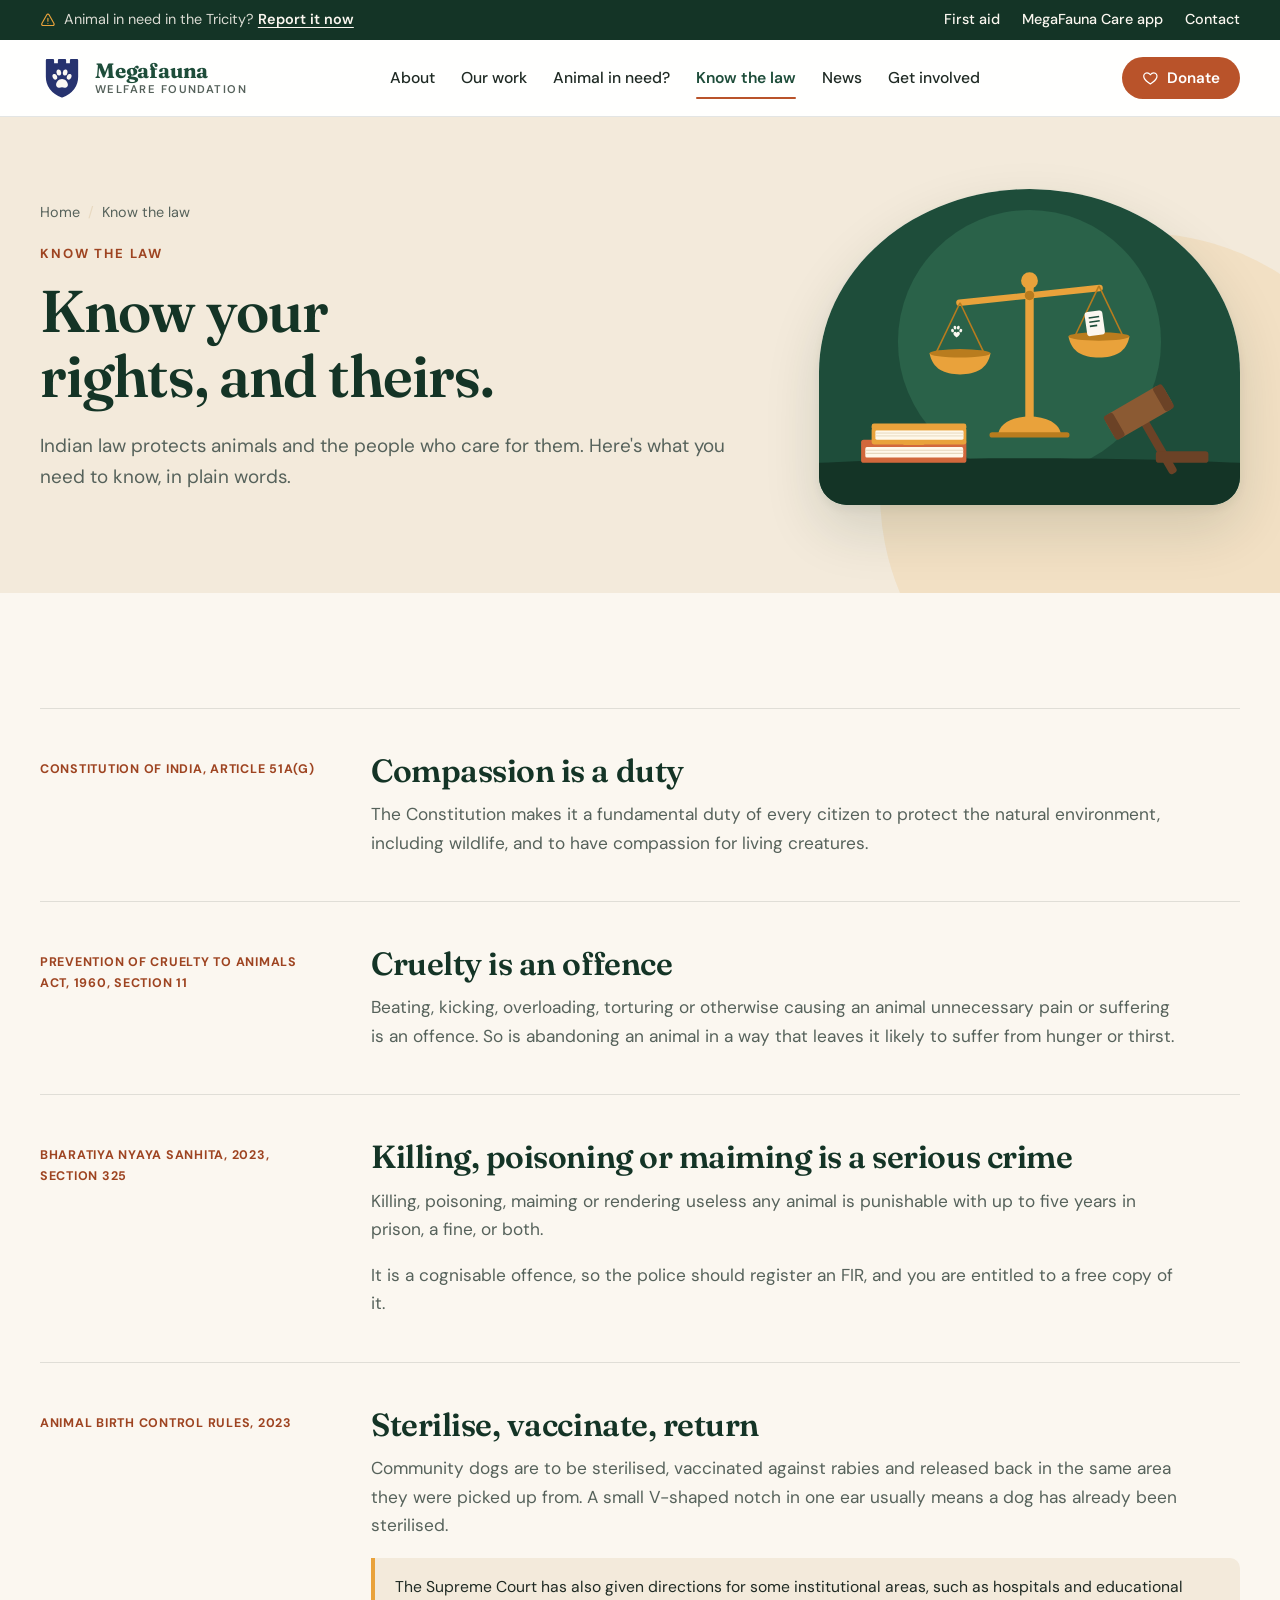
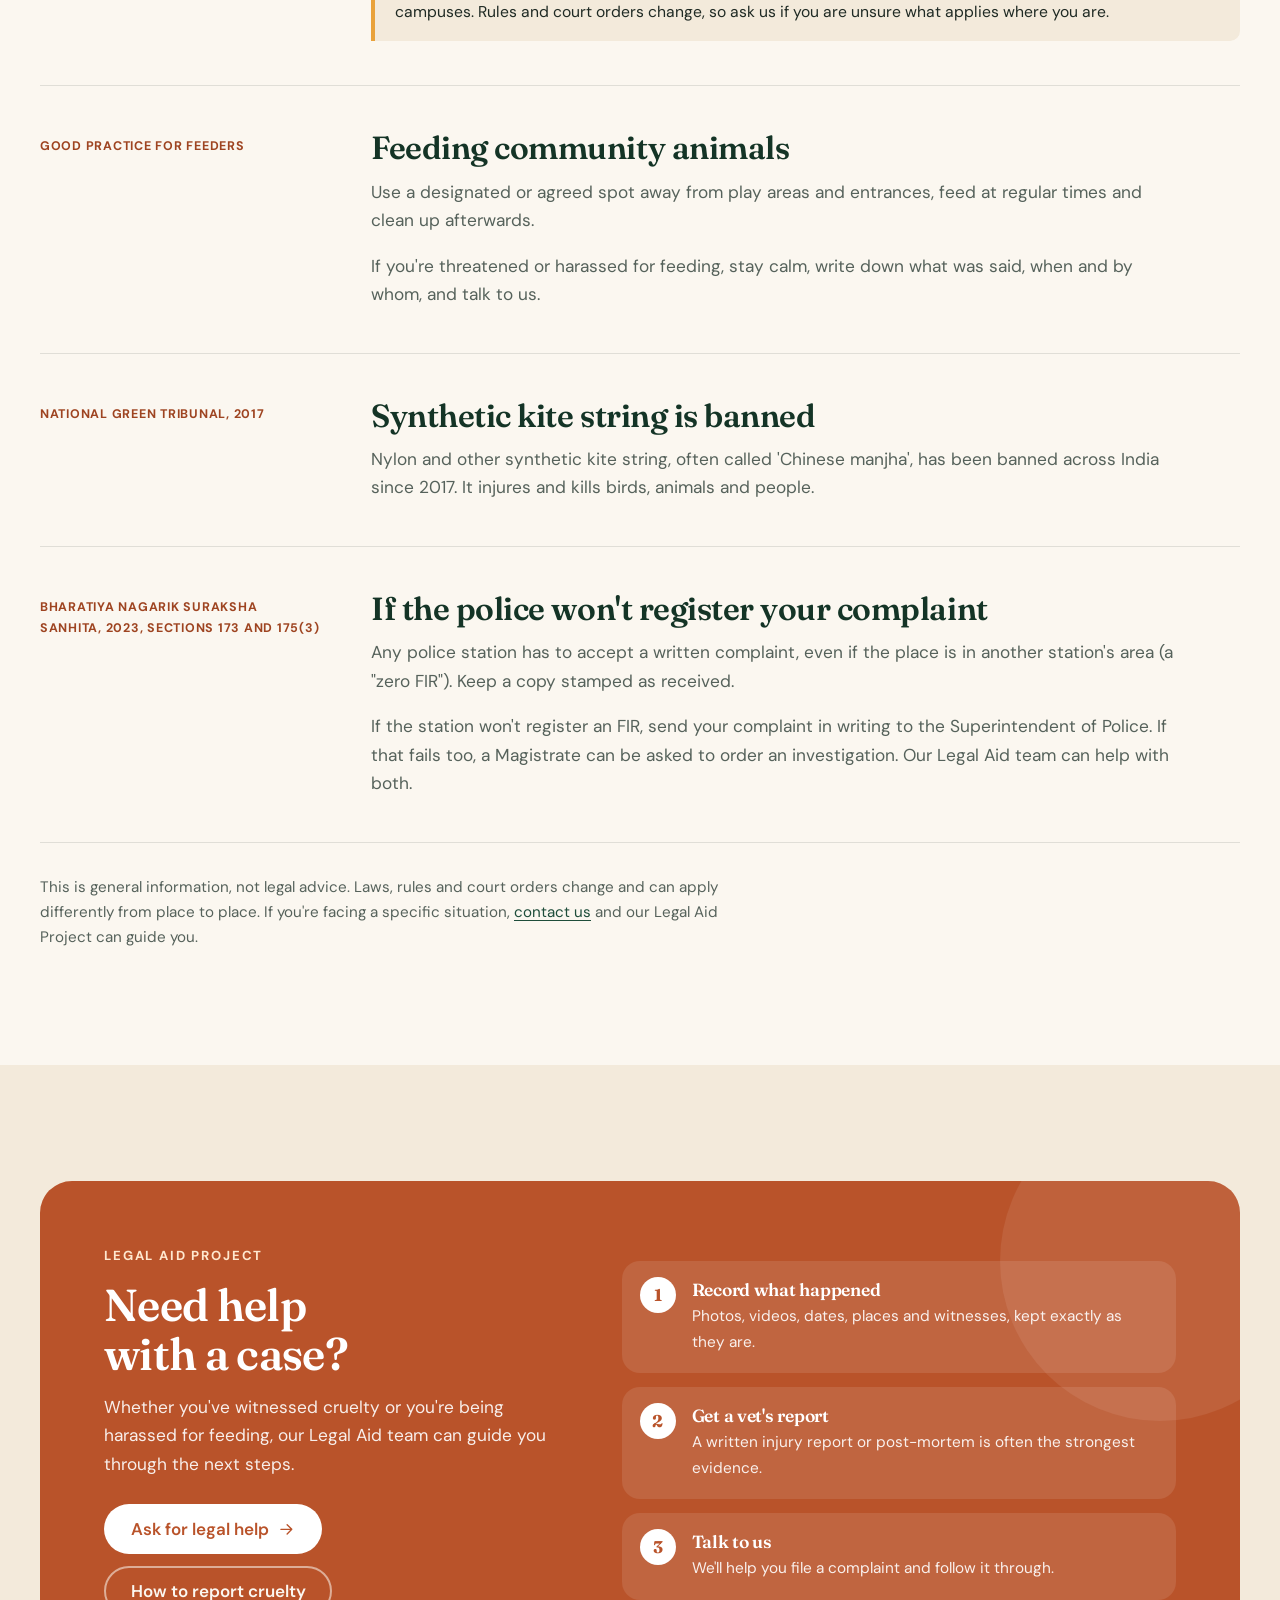
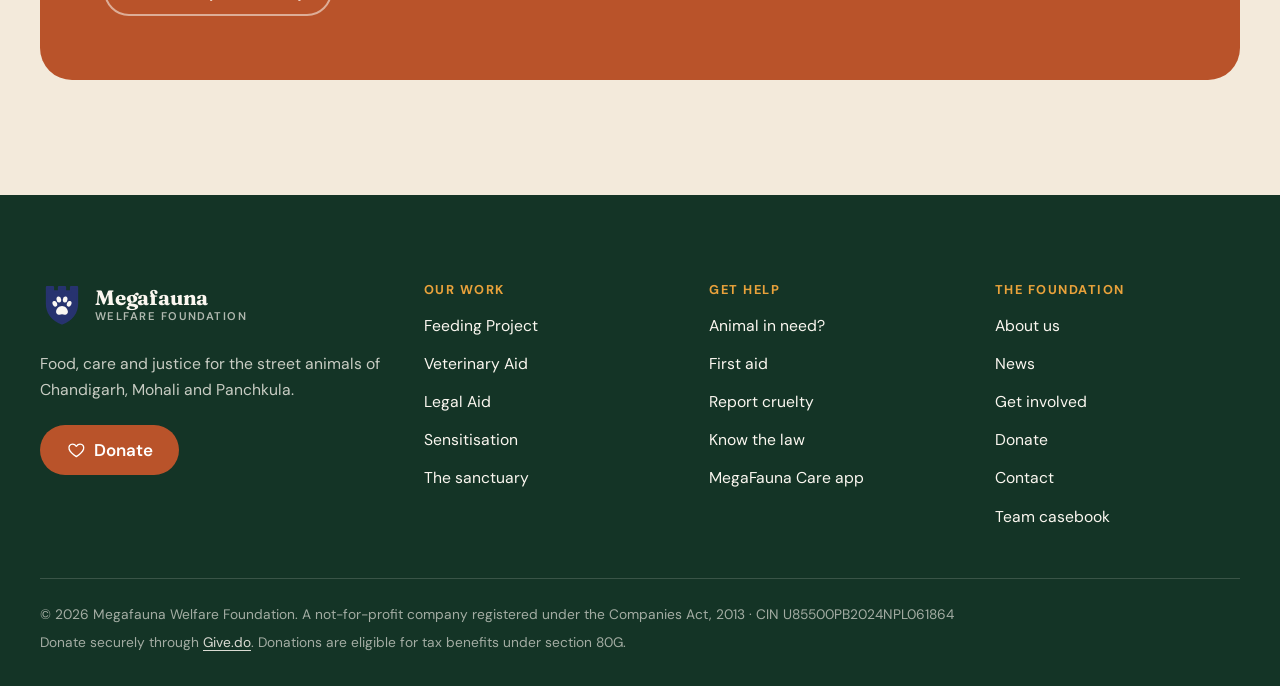
<file: law.html>
<!doctype html>
<html lang="en-IN" class="no-js">
<head>
  <meta charset="utf-8">
  <meta name="viewport" content="width=device-width, initial-scale=1">
  <title>Know the law | Megafauna Welfare Foundation</title>
  <meta name="description" content="Animal protection law in India in plain words: cruelty under the PCA Act and BNS section 325, the Animal Birth Control Rules, feeding community animals, and what to do if the police will not register a complaint.">
  <meta name="theme-color" content="#143426">

  <meta property="og:type" content="website">
  <meta property="og:site_name" content="Megafauna Welfare Foundation">
  <meta property="og:title" content="Know the law | Megafauna Welfare Foundation">
  <meta property="og:description" content="Animal protection law in India in plain words: cruelty under the PCA Act and BNS section 325, the Animal Birth Control Rules, feeding community animals, and what to do if the police will not register a complaint.">
  <meta property="og:url" content="https://megafaunawelfare.github.io/github-pages/law.html">
  <meta property="og:image" content="https://megafaunawelfare.github.io/github-pages/assets/img/og-image.png">
  <meta name="twitter:card" content="summary_large_image">

  <link rel="icon" href="assets/img/logo.svg" type="image/svg+xml">
  <link rel="preconnect" href="https://fonts.googleapis.com">
  <link rel="preconnect" href="https://fonts.gstatic.com" crossorigin>
  <link rel="stylesheet" href="https://fonts.googleapis.com/css2?family=DM+Sans:opsz,wght@9..40,400;9..40,500;9..40,600;9..40,700&family=Fraunces:opsz,wght@9..144,500;9..144,600;9..144,700&display=swap">
  <link rel="stylesheet" href="assets/css/styles.css">
  <script>document.documentElement.classList.replace('no-js', 'js');</script>
</head>
<body>
  <!-- Icon sprite: referenced below with <use href="#i-name"> -->
  <svg width="0" height="0" style="position:absolute" aria-hidden="true">
    <defs>
      <symbol id="i-arrow" viewBox="0 0 24 24"><path d="M5 12h14M13 6l6 6-6 6"/></symbol>
      <symbol id="i-external" viewBox="0 0 24 24"><path d="M14 4h6v6M20 4l-9 9"/><path d="M18 14v5a1 1 0 0 1-1 1H5a1 1 0 0 1-1-1V7a1 1 0 0 1 1-1h5"/></symbol>
      <symbol id="i-menu" viewBox="0 0 24 24"><path d="M4 7h16M4 12h16M4 17h16"/></symbol>
      <symbol id="i-close" viewBox="0 0 24 24"><path d="M6 6l12 12M18 6 6 18"/></symbol>
      <symbol id="i-check" viewBox="0 0 24 24"><path d="m5 12.5 4.5 4.5L19 7.5"/></symbol>
      <symbol id="i-x" viewBox="0 0 24 24"><path d="M6 6l12 12M18 6 6 18"/></symbol>
      <symbol id="i-chevron-left" viewBox="0 0 24 24"><path d="m15 5-7 7 7 7"/></symbol>
      <symbol id="i-chevron-right" viewBox="0 0 24 24"><path d="m9 5 7 7-7 7"/></symbol>
      <symbol id="i-chevron-down" viewBox="0 0 24 24"><path d="m5 9 7 7 7-7"/></symbol>
      <symbol id="i-alert" viewBox="0 0 24 24"><path d="M10.3 4.2 2.8 17.5a2 2 0 0 0 1.7 3h15a2 2 0 0 0 1.7-3L13.7 4.2a2 2 0 0 0-3.4 0Z"/><path d="M12 9.5V14M12 17v.01"/></symbol>
      <symbol id="i-info" viewBox="0 0 24 24"><circle cx="12" cy="12" r="8.5"/><path d="M12 11v5.5M12 7.8v.01"/></symbol>
      <symbol id="i-pin" viewBox="0 0 24 24"><path d="M12 21s-7-6.2-7-11.5a7 7 0 0 1 14 0C19 14.8 12 21 12 21Z"/><circle cx="12" cy="9.5" r="2.5"/></symbol>
      <symbol id="i-mail" viewBox="0 0 24 24"><rect x="3" y="5" width="18" height="14" rx="2"/><path d="m3.5 6.5 8.5 7 8.5-7"/></symbol>
      <symbol id="i-phone" viewBox="0 0 24 24"><path d="M6.5 3.5h3l1.5 4-2 1.5a11 11 0 0 0 6 6l1.5-2 4 1.5v3a2 2 0 0 1-2 2A16 16 0 0 1 4.5 5.5a2 2 0 0 1 2-2Z"/></symbol>
      <symbol id="i-chat" viewBox="0 0 24 24"><path d="M20 15a2 2 0 0 1-2 2H8l-4 3.5V6a2 2 0 0 1 2-2h12a2 2 0 0 1 2 2Z"/><path d="M8.5 9h7M8.5 12.5h4.5"/></symbol>
      <symbol id="i-camera" viewBox="0 0 24 24"><path d="M4 8.5A1.5 1.5 0 0 1 5.5 7h2.3l1.4-2h5.6l1.4 2h2.3A1.5 1.5 0 0 1 20 8.5v9a1.5 1.5 0 0 1-1.5 1.5h-13A1.5 1.5 0 0 1 4 17.5Z"/><circle cx="12" cy="12.8" r="3.3"/></symbol>
      <symbol id="i-heart" viewBox="0 0 24 24"><path d="M12 20s-7.5-4.6-9.2-9.3C1.6 7.3 3.8 4 7.2 4c2 0 3.6 1.1 4.8 2.8C13.2 5.1 14.8 4 16.8 4c3.4 0 5.6 3.3 4.4 6.7C19.5 15.4 12 20 12 20Z"/></symbol>
      <symbol id="i-paw" viewBox="0 0 24 24"><circle cx="5.8" cy="11.2" r="1.9"/><circle cx="9.4" cy="6.6" r="2"/><circle cx="14.6" cy="6.6" r="2"/><circle cx="18.2" cy="11.2" r="1.9"/><path d="M12 12.4c-2.7 0-5.2 3.4-5.2 5.8 0 1.6 1.2 2.4 2.7 2.4 1 0 1.6-.5 2.5-.5s1.5.5 2.5.5c1.5 0 2.7-.8 2.7-2.4 0-2.4-2.5-5.8-5.2-5.8Z"/></symbol>
      <symbol id="i-bowl" viewBox="0 0 24 24"><path d="M3 12h18a9 7 0 0 1-18 0Z"/><path d="M8 20h8"/><path d="M9 4c0 1.5 1.5 1.5 1.5 3M13.5 4c0 1.5 1.5 1.5 1.5 3"/></symbol>
      <symbol id="i-vet" viewBox="0 0 24 24"><path d="M12 21s-7-4.5-7-11V5.5L12 3l7 2.5V10c0 6.5-7 11-7 11Z"/><path d="M12 8v6M9 11h6"/></symbol>
      <symbol id="i-aid" viewBox="0 0 24 24"><rect x="3.5" y="3.5" width="17" height="17" rx="4.5"/><path d="M12 8v8M8 12h8"/></symbol>
      <symbol id="i-scale" viewBox="0 0 24 24"><path d="M12 4v17M8 21h8M4 7h16"/><path d="M6 7l-3 7a3.4 3.4 0 0 0 6 0L6 7ZM18 7l-3 7a3.4 3.4 0 0 0 6 0l-3-7Z"/><circle cx="12" cy="4" r="1"/></symbol>
      <symbol id="i-megaphone" viewBox="0 0 24 24"><path d="M3 10.5v3a1 1 0 0 0 1 1h2.5L12 19V5L6.5 9.5H4a1 1 0 0 0-1 1Z"/><path d="M15.5 9a4 4 0 0 1 0 6M18.5 6a8 8 0 0 1 0 12"/></symbol>
      <symbol id="i-home" viewBox="0 0 24 24"><path d="M3 11.5 12 4l9 7.5"/><path d="M5.5 10v9.5h13V10"/><path d="M10 19.5v-5h4v5"/></symbol>
      <symbol id="i-syringe" viewBox="0 0 24 24"><path d="m18 2 4 4M17 7l3-3"/><path d="M19 9 8.7 19.3a2.4 2.4 0 0 1-3.4 0l-.6-.6a2.4 2.4 0 0 1 0-3.4L15 5"/><path d="m9 11 4 4M5 19l-3 3M14 4l6 6"/></symbol>
      <symbol id="i-collar" viewBox="0 0 24 24"><ellipse cx="12" cy="8.5" rx="8" ry="4"/><path d="M12 12.5v2.5"/><circle cx="12" cy="18" r="2.6"/><path d="M2.5 15.5 1 17M21.5 15.5 23 17M5 19l-1 2M19 19l1 2"/></symbol>
      <symbol id="i-shield" viewBox="0 0 24 24"><path d="M12 21s-7-4.5-7-11V5.5L12 3l7 2.5V10c0 6.5-7 11-7 11Z"/><path d="M12 8v4.5M12 15.5v.01"/></symbol>
      <symbol id="i-users" viewBox="0 0 24 24"><circle cx="9" cy="8" r="3.5"/><path d="M2.5 20a6.5 6.5 0 0 1 13 0"/><path d="M16 4.6a3.5 3.5 0 0 1 0 6.8M18.5 14.2A6.5 6.5 0 0 1 21.5 20"/></symbol>
      <symbol id="i-flag" viewBox="0 0 24 24"><path d="M5 21V4M5 4h11l-2 4 2 4H5"/></symbol>
      <symbol id="i-share" viewBox="0 0 24 24"><circle cx="18" cy="5" r="2.5"/><circle cx="6" cy="12" r="2.5"/><circle cx="18" cy="19" r="2.5"/><path d="m8.2 10.8 7.6-4.6M8.2 13.2l7.6 4.6"/></symbol>
      <symbol id="i-gift" viewBox="0 0 24 24"><rect x="3.5" y="8.5" width="17" height="4" rx="1"/><path d="M5 12.5v8h14v-8M12 8.5v12"/><path d="M12 8.5C10.5 4.5 7 4 6.6 6s2.4 2.5 5.4 2.5ZM12 8.5c1.5-4 5-4.5 5.4-2.5s-2.4 2.5-5.4 2.5Z"/></symbol>
      <symbol id="i-school" viewBox="0 0 24 24"><path d="M2 9.5 12 5l10 4.5-10 4.5L2 9.5Z"/><path d="M6 11.5V16c0 1.5 2.7 3 6 3s6-1.5 6-3v-4.5"/><path d="M22 9.5V15"/></symbol>
      <symbol id="i-news" viewBox="0 0 24 24"><path d="M4 5.5h13v12.5a2 2 0 0 0 2 2H6a2 2 0 0 1-2-2Z"/><path d="M17 9h3v9a2 2 0 0 1-4 0"/><path d="M7 9h7M7 12.5h7M7 16h4"/></symbol>
      <symbol id="i-receipt" viewBox="0 0 24 24"><path d="M6 3h12v18l-3-2-3 2-3-2-3 2Z"/><path d="M9 8h6M9 12h6M9 16h3"/></symbol>
      <symbol id="i-building" viewBox="0 0 24 24"><path d="M4 21V5.5L12 3l8 2.5V21"/><path d="M9 21v-4h6v4M8 8.5h.01M12 8.5h.01M16 8.5h.01M8 12.5h.01M12 12.5h.01M16 12.5h.01"/></symbol>
      <symbol id="i-calendar" viewBox="0 0 24 24"><rect x="3.5" y="5" width="17" height="15.5" rx="2.5"/><path d="M3.5 9.5h17M8 3v4M16 3v4"/></symbol>
      <symbol id="i-book" viewBox="0 0 24 24"><path d="M12 6.5C10.3 5.2 7.9 4.5 4 4.5v14c3.9 0 6.3.7 8 2 1.7-1.3 4.1-2 8-2v-14c-3.9 0-6.3.7-8 2Z"/><path d="M12 6.5v14"/></symbol>
      <symbol id="i-rain" viewBox="0 0 24 24"><path d="M7 15.5a4.5 4.5 0 1 1 .9-8.9A5.5 5.5 0 0 1 18.5 9a3.3 3.3 0 0 1-.5 6.5Z"/><path d="M8.5 18.5 7.5 21M12.5 18.5l-1 2.5M16.5 18.5l-1 2.5"/></symbol>
      <symbol id="i-kite" viewBox="0 0 24 24"><path d="M12 2.5 18 9.5l-6 7-6-7Z"/><path d="M6 9.5h12M12 2.5v14"/><path d="M12 16.5c0 2-2.5 2.2-2.5 4.5"/></symbol>
      <symbol id="i-ear" viewBox="0 0 24 24"><path d="M4.5 20 9.3 3.8l2.9 5.4 2.2-3.3L19.5 20Z"/><path d="M8.5 16.5c1.5-.8 3.5-.8 5 0"/></symbol>
      <symbol id="i-app" viewBox="0 0 24 24"><rect x="6" y="2.5" width="12" height="19" rx="2.5"/><path d="M10.5 18.5h3"/></symbol>
    </defs>
  </svg>

  <a class="skip-link" href="#main">Skip to content</a>

  <aside class="topbar" aria-label="Animal emergencies">
    <div class="container topbar-inner">
      <p class="topbar-alert"><svg class="icon" aria-hidden="true"><use href="#i-alert"/></svg> <span>Animal in need in the Tricity? <a href="app/#report">Report it now</a></span></p>
      <nav class="topbar-links" aria-label="Quick links">
        <a href="help.html#first-aid">First aid</a>
        <a href="app/">MegaFauna Care app</a>
        <a href="contact.html">Contact</a>
      </nav>
    </div>
  </aside>

  <header class="site-header">
    <div class="container header-inner">
      <a class="brand" href="./" aria-label="Megafauna Welfare Foundation, home">
        <img src="assets/img/logo.svg" alt="" width="44" height="44">
        <span class="brand-text">
          <span class="brand-name">Megafauna</span>
          <span class="brand-sub">Welfare Foundation</span>
        </span>
      </a>

      <nav class="site-nav" id="site-nav" aria-label="Main">
        <ul>
          <li><a href="about.html">About</a></li>
          <li><a href="work.html">Our work</a></li>
          <li><a href="help.html">Animal in need?</a></li>
          <li><a href="law.html" aria-current="page">Know the law</a></li>
          <li><a href="news.html">News</a></li>
          <li><a href="get-involved.html">Get involved</a></li>
          <li class="nav-extra"><a href="contact.html">Contact</a></li>
        </ul>
        <a class="btn btn-accent nav-extra" href="donate.html"><svg class="icon" aria-hidden="true"><use href="#i-heart"/></svg> Donate</a>
      </nav>

      <div class="nav-actions">
        <a class="btn btn-accent btn-sm btn-donate-top" href="donate.html"><svg class="icon" aria-hidden="true"><use href="#i-heart"/></svg> Donate</a>
        <button class="nav-toggle" type="button" aria-expanded="false" aria-controls="site-nav">
          <svg class="icon icon-open" aria-hidden="true"><use href="#i-menu"/></svg>
          <svg class="icon icon-close" aria-hidden="true"><use href="#i-close"/></svg>
          <span class="visually-hidden">Menu</span>
        </button>
      </div>
    </div>
  </header>

  <main id="main">
    <section class="page-hero" aria-labelledby="page-title">
      <div class="container page-hero-grid">
        <div>
          <nav aria-label="Breadcrumb">
            <ol class="crumbs">
              <li><a href="./">Home</a></li>
              <li aria-current="page">Know the law</li>
            </ol>
          </nav>
          <p class="kicker">Know the law</p>
          <h1 id="page-title">Know your rights, and theirs.</h1>
          <p class="lead">Indian law protects animals and the people who care for them. Here's what you need to know, in plain words.</p>
        </div>
        <figure class="arch">
          <img src="assets/img/illustrations/legal.svg" alt="" width="800" height="600">
        </figure>
      </div>
    </section>

    <section class="section" aria-label="The law">
      <div class="container">
        <article class="law-detail reveal" aria-labelledby="law-1">
          <p class="law-ref">Constitution of India, Article 51A(g)</p>
          <div>
            <h2 id="law-1">Compassion is a duty</h2>
            <div class="prose">
              <p>The Constitution makes it a fundamental duty of every citizen to protect the natural environment, including wildlife, and to have compassion for living creatures.</p>
            </div>
          </div>
        </article>
        <article class="law-detail reveal" aria-labelledby="law-2">
          <p class="law-ref">Prevention of Cruelty to Animals Act, 1960, section 11</p>
          <div>
            <h2 id="law-2">Cruelty is an offence</h2>
            <div class="prose">
              <p>Beating, kicking, overloading, torturing or otherwise causing an animal unnecessary pain or suffering is an offence. So is abandoning an animal in a way that leaves it likely to suffer from hunger or thirst.</p>
            </div>
          </div>
        </article>
        <article class="law-detail reveal" aria-labelledby="law-3">
          <p class="law-ref">Bharatiya Nyaya Sanhita, 2023, section 325</p>
          <div>
            <h2 id="law-3">Killing, poisoning or maiming is a serious crime</h2>
            <div class="prose">
              <p>Killing, poisoning, maiming or rendering useless any animal is punishable with up to five years in prison, a fine, or both.</p>
              <p>It is a cognisable offence, so the police should register an FIR, and you are entitled to a free copy of it.</p>
            </div>
          </div>
        </article>
        <article class="law-detail reveal" aria-labelledby="law-4">
          <p class="law-ref">Animal Birth Control Rules, 2023</p>
          <div>
            <h2 id="law-4">Sterilise, vaccinate, return</h2>
            <div class="prose">
              <p>Community dogs are to be sterilised, vaccinated against rabies and released back in the same area they were picked up from. A small V-shaped notch in one ear usually means a dog has already been sterilised.</p>
            </div>
            <p class="callout">The Supreme Court has also given directions for some institutional areas, such as hospitals and educational campuses. Rules and court orders change, so ask us if you are unsure what applies where you are.</p>
          </div>
        </article>
        <article class="law-detail reveal" aria-labelledby="law-5">
          <p class="law-ref">Good practice for feeders</p>
          <div>
            <h2 id="law-5">Feeding community animals</h2>
            <div class="prose">
              <p>Use a designated or agreed spot away from play areas and entrances, feed at regular times and clean up afterwards.</p>
              <p>If you're threatened or harassed for feeding, stay calm, write down what was said, when and by whom, and talk to us.</p>
            </div>
          </div>
        </article>
        <article class="law-detail reveal" aria-labelledby="law-6">
          <p class="law-ref">National Green Tribunal, 2017</p>
          <div>
            <h2 id="law-6">Synthetic kite string is banned</h2>
            <div class="prose">
              <p>Nylon and other synthetic kite string, often called 'Chinese manjha', has been banned across India since 2017. It injures and kills birds, animals and people.</p>
            </div>
          </div>
        </article>
        <article class="law-detail reveal" aria-labelledby="law-7">
          <p class="law-ref">Bharatiya Nagarik Suraksha Sanhita, 2023, sections 173 and 175(3)</p>
          <div>
            <h2 id="law-7">If the police won't register your complaint</h2>
            <div class="prose">
              <p>Any police station has to accept a written complaint, even if the place is in another station's area (a "zero FIR"). Keep a copy stamped as received.</p>
              <p>If the station won't register an FIR, send your complaint in writing to the Superintendent of Police. If that fails too, a Magistrate can be asked to order an investigation. Our Legal Aid team can help with both.</p>
            </div>
          </div>
        </article>
        <p class="prose" style="margin-top: 32px; font-size: 0.95rem">This is general information, not legal advice. Laws, rules and court orders change and can apply differently from place to place. If you're facing a specific situation, <a href="contact.html?topic=Legal%20help">contact us</a> and our Legal Aid Project can guide you.</p>
      </div>
    </section>

    <section class="section section--sand" aria-labelledby="law-cta-title">
      <div class="container">
        <div class="alert-band reveal">
          <div class="alert-grid">
            <div class="alert-intro">
              <p class="kicker">Legal Aid Project</p>
              <h2 id="law-cta-title">Need help with a case?</h2>
              <p>Whether you've witnessed cruelty or you're being harassed for feeding, our Legal Aid team can guide you through the next steps.</p>
              <div class="hero-actions">
                <a class="btn btn-white" href="contact.html?topic=Legal%20help">Ask for legal help <svg class="icon icon-move" aria-hidden="true"><use href="#i-arrow"/></svg></a>
                <a class="btn btn-outline-light" href="help.html#cruelty">How to report cruelty</a>
              </div>
            </div>
            <ol class="alert-steps">
              <li><h3>Record what happened</h3><p>Photos, videos, dates, places and witnesses, kept exactly as they are.</p></li>
              <li><h3>Get a vet's report</h3><p>A written injury report or post-mortem is often the strongest evidence.</p></li>
              <li><h3>Talk to us</h3><p>We'll help you file a complaint and follow it through.</p></li>
            </ol>
          </div>
        </div>
      </div>
    </section>
  </main>

  <footer class="site-footer">
    <div class="container footer-top">
      <div class="footer-brand">
        <a class="brand brand--light" href="./" aria-label="Megafauna Welfare Foundation, home">
          <img src="assets/img/logo.svg" alt="" width="44" height="44">
          <span class="brand-text">
            <span class="brand-name">Megafauna</span>
            <span class="brand-sub">Welfare Foundation</span>
          </span>
        </a>
        <p>Food, care and justice for the street animals of Chandigarh, Mohali and Panchkula.</p>
        <a class="btn btn-accent" href="donate.html"><svg class="icon" aria-hidden="true"><use href="#i-heart"/></svg> Donate</a>
      </div>

      <nav class="footer-col" aria-labelledby="footer-work">
        <h2 id="footer-work">Our work</h2>
        <ul>
          <li><a href="work.html#feeding">Feeding Project</a></li>
          <li><a href="work.html#veterinary">Veterinary Aid</a></li>
          <li><a href="work.html#legal">Legal Aid</a></li>
          <li><a href="work.html#sensitisation">Sensitisation</a></li>
          <li><a href="work.html#sanctuary">The sanctuary</a></li>
        </ul>
      </nav>

      <nav class="footer-col" aria-labelledby="footer-help">
        <h2 id="footer-help">Get help</h2>
        <ul>
          <li><a href="help.html">Animal in need?</a></li>
          <li><a href="help.html#first-aid">First aid</a></li>
          <li><a href="help.html#cruelty">Report cruelty</a></li>
          <li><a href="law.html">Know the law</a></li>
          <li><a href="app/">MegaFauna Care app</a></li>
        </ul>
      </nav>

      <nav class="footer-col" aria-labelledby="footer-org">
        <h2 id="footer-org">The foundation</h2>
        <ul>
          <li><a href="about.html">About us</a></li>
          <li><a href="news.html">News</a></li>
          <li><a href="get-involved.html">Get involved</a></li>
          <li><a href="donate.html">Donate</a></li>
          <li><a href="contact.html">Contact</a></li>
          <li><a href="casebook/">Team casebook</a></li>
        </ul>
      </nav>
    </div>

    <div class="container">
      <div class="footer-legal">
        <p>&copy; <span id="year">2026</span> Megafauna Welfare Foundation. A not-for-profit company registered under the Companies Act, 2013 &middot; CIN U85500PB2024NPL061864</p>
        <p>Donate securely through <a href="https://give.do/ngos/megafauna-welfare-foundation" target="_blank" rel="noopener">Give.do</a>. Donations are eligible for tax benefits under section 80G.</p>
      </div>
    </div>
  </footer>

  <script src="assets/js/main.js" defer></script>
</body>
</html>
</file>
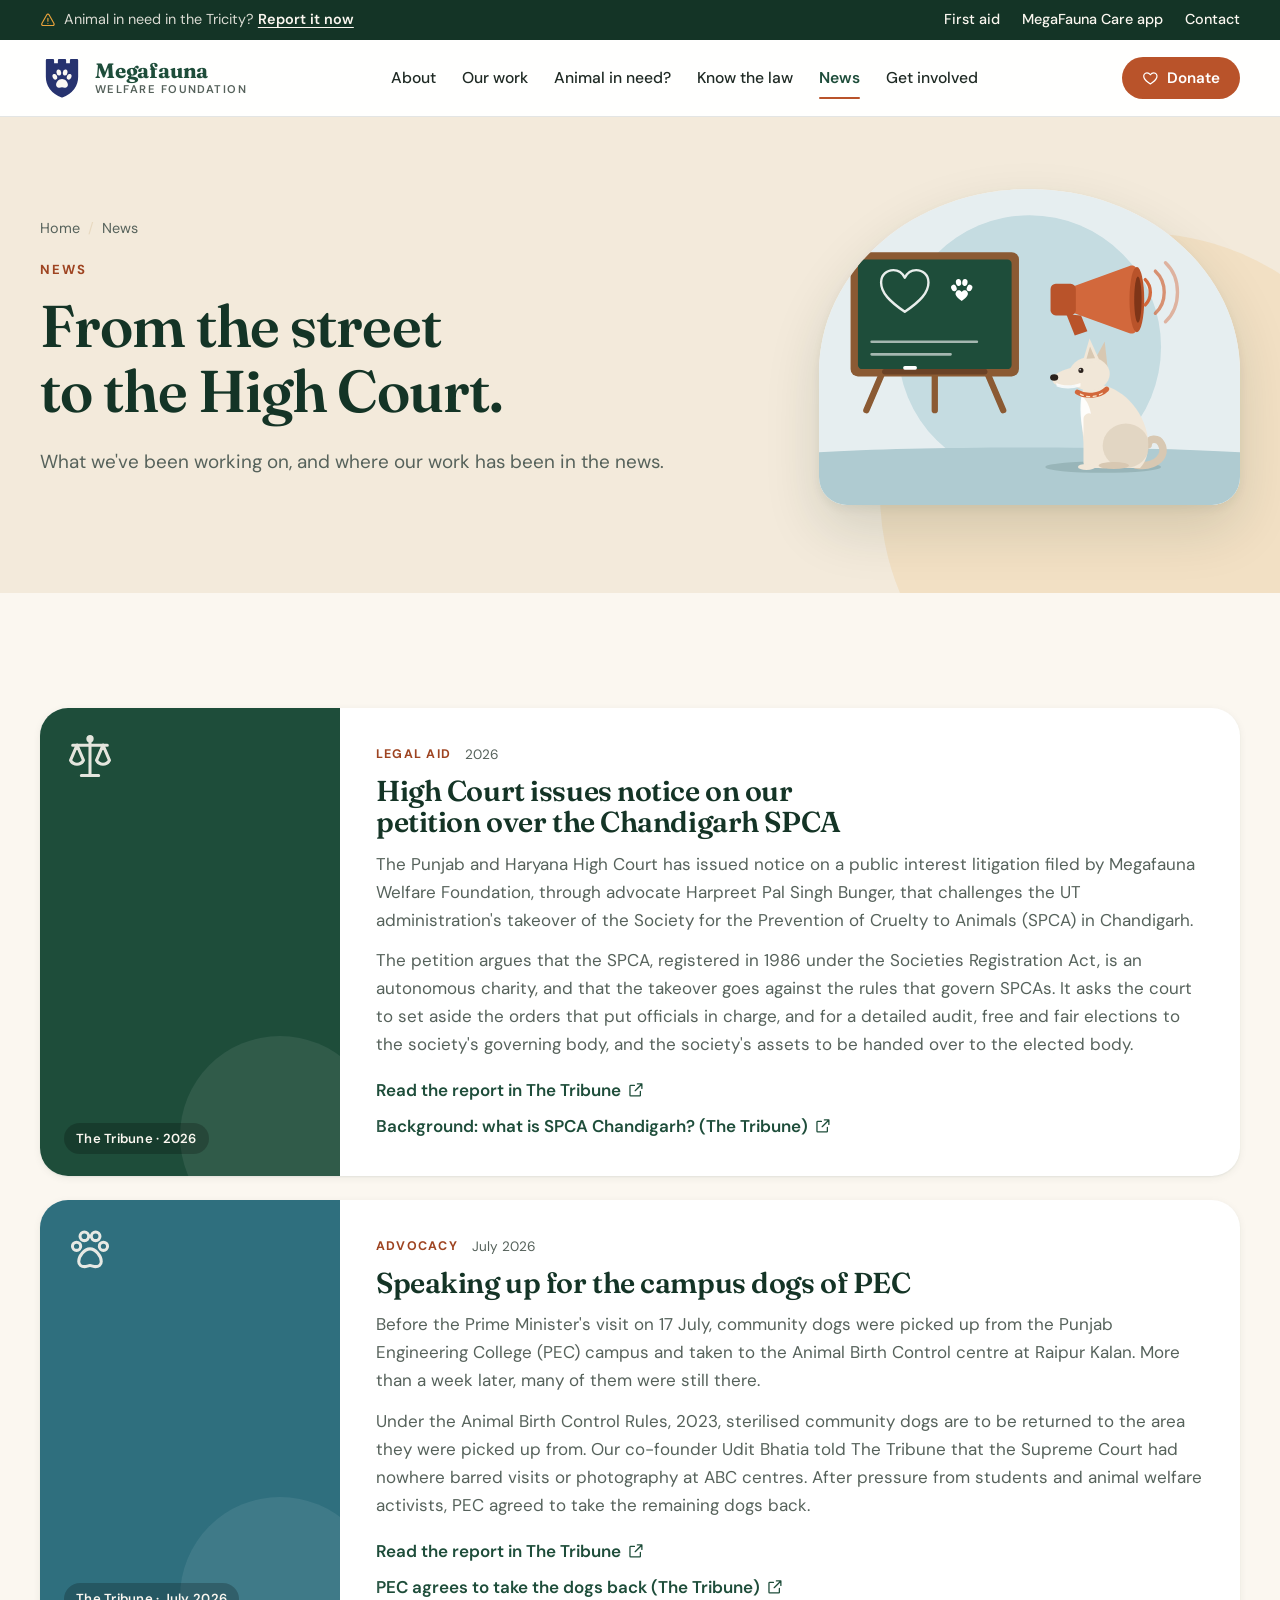
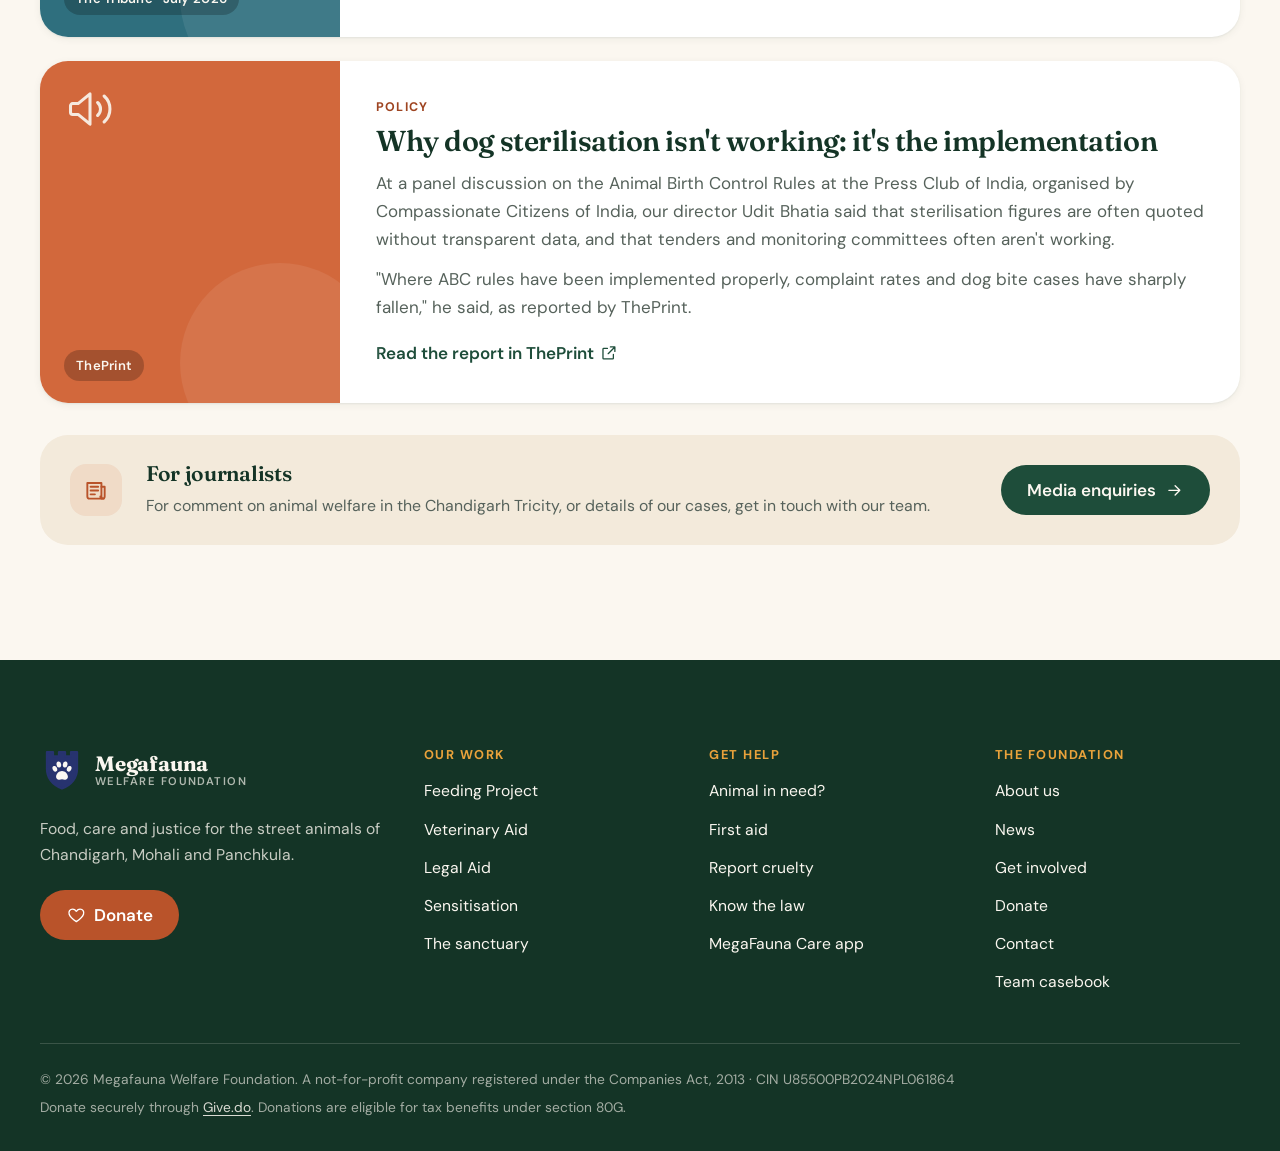
<file: news.html>
<!doctype html>
<html lang="en-IN" class="no-js">
<head>
  <meta charset="utf-8">
  <meta name="viewport" content="width=device-width, initial-scale=1">
  <title>News | Megafauna Welfare Foundation</title>
  <meta name="description" content="News from Megafauna Welfare Foundation: our petition on the Chandigarh SPCA in the High Court, the PEC campus dogs, and why dog sterilisation programmes are failing.">
  <meta name="theme-color" content="#143426">

  <meta property="og:type" content="website">
  <meta property="og:site_name" content="Megafauna Welfare Foundation">
  <meta property="og:title" content="News | Megafauna Welfare Foundation">
  <meta property="og:description" content="News from Megafauna Welfare Foundation: our petition on the Chandigarh SPCA in the High Court, the PEC campus dogs, and why dog sterilisation programmes are failing.">
  <meta property="og:url" content="https://megafaunawelfare.github.io/github-pages/news.html">
  <meta property="og:image" content="https://megafaunawelfare.github.io/github-pages/assets/img/og-image.png">
  <meta name="twitter:card" content="summary_large_image">

  <link rel="icon" href="assets/img/logo.svg" type="image/svg+xml">
  <link rel="preconnect" href="https://fonts.googleapis.com">
  <link rel="preconnect" href="https://fonts.gstatic.com" crossorigin>
  <link rel="stylesheet" href="https://fonts.googleapis.com/css2?family=DM+Sans:opsz,wght@9..40,400;9..40,500;9..40,600;9..40,700&family=Fraunces:opsz,wght@9..144,500;9..144,600;9..144,700&display=swap">
  <link rel="stylesheet" href="assets/css/styles.css">
  <script>document.documentElement.classList.replace('no-js', 'js');</script>
</head>
<body>
  <!-- Icon sprite: referenced below with <use href="#i-name"> -->
  <svg width="0" height="0" style="position:absolute" aria-hidden="true">
    <defs>
      <symbol id="i-arrow" viewBox="0 0 24 24"><path d="M5 12h14M13 6l6 6-6 6"/></symbol>
      <symbol id="i-external" viewBox="0 0 24 24"><path d="M14 4h6v6M20 4l-9 9"/><path d="M18 14v5a1 1 0 0 1-1 1H5a1 1 0 0 1-1-1V7a1 1 0 0 1 1-1h5"/></symbol>
      <symbol id="i-menu" viewBox="0 0 24 24"><path d="M4 7h16M4 12h16M4 17h16"/></symbol>
      <symbol id="i-close" viewBox="0 0 24 24"><path d="M6 6l12 12M18 6 6 18"/></symbol>
      <symbol id="i-check" viewBox="0 0 24 24"><path d="m5 12.5 4.5 4.5L19 7.5"/></symbol>
      <symbol id="i-x" viewBox="0 0 24 24"><path d="M6 6l12 12M18 6 6 18"/></symbol>
      <symbol id="i-chevron-left" viewBox="0 0 24 24"><path d="m15 5-7 7 7 7"/></symbol>
      <symbol id="i-chevron-right" viewBox="0 0 24 24"><path d="m9 5 7 7-7 7"/></symbol>
      <symbol id="i-chevron-down" viewBox="0 0 24 24"><path d="m5 9 7 7 7-7"/></symbol>
      <symbol id="i-alert" viewBox="0 0 24 24"><path d="M10.3 4.2 2.8 17.5a2 2 0 0 0 1.7 3h15a2 2 0 0 0 1.7-3L13.7 4.2a2 2 0 0 0-3.4 0Z"/><path d="M12 9.5V14M12 17v.01"/></symbol>
      <symbol id="i-info" viewBox="0 0 24 24"><circle cx="12" cy="12" r="8.5"/><path d="M12 11v5.5M12 7.8v.01"/></symbol>
      <symbol id="i-pin" viewBox="0 0 24 24"><path d="M12 21s-7-6.2-7-11.5a7 7 0 0 1 14 0C19 14.8 12 21 12 21Z"/><circle cx="12" cy="9.5" r="2.5"/></symbol>
      <symbol id="i-mail" viewBox="0 0 24 24"><rect x="3" y="5" width="18" height="14" rx="2"/><path d="m3.5 6.5 8.5 7 8.5-7"/></symbol>
      <symbol id="i-phone" viewBox="0 0 24 24"><path d="M6.5 3.5h3l1.5 4-2 1.5a11 11 0 0 0 6 6l1.5-2 4 1.5v3a2 2 0 0 1-2 2A16 16 0 0 1 4.5 5.5a2 2 0 0 1 2-2Z"/></symbol>
      <symbol id="i-chat" viewBox="0 0 24 24"><path d="M20 15a2 2 0 0 1-2 2H8l-4 3.5V6a2 2 0 0 1 2-2h12a2 2 0 0 1 2 2Z"/><path d="M8.5 9h7M8.5 12.5h4.5"/></symbol>
      <symbol id="i-camera" viewBox="0 0 24 24"><path d="M4 8.5A1.5 1.5 0 0 1 5.5 7h2.3l1.4-2h5.6l1.4 2h2.3A1.5 1.5 0 0 1 20 8.5v9a1.5 1.5 0 0 1-1.5 1.5h-13A1.5 1.5 0 0 1 4 17.5Z"/><circle cx="12" cy="12.8" r="3.3"/></symbol>
      <symbol id="i-heart" viewBox="0 0 24 24"><path d="M12 20s-7.5-4.6-9.2-9.3C1.6 7.3 3.8 4 7.2 4c2 0 3.6 1.1 4.8 2.8C13.2 5.1 14.8 4 16.8 4c3.4 0 5.6 3.3 4.4 6.7C19.5 15.4 12 20 12 20Z"/></symbol>
      <symbol id="i-paw" viewBox="0 0 24 24"><circle cx="5.8" cy="11.2" r="1.9"/><circle cx="9.4" cy="6.6" r="2"/><circle cx="14.6" cy="6.6" r="2"/><circle cx="18.2" cy="11.2" r="1.9"/><path d="M12 12.4c-2.7 0-5.2 3.4-5.2 5.8 0 1.6 1.2 2.4 2.7 2.4 1 0 1.6-.5 2.5-.5s1.5.5 2.5.5c1.5 0 2.7-.8 2.7-2.4 0-2.4-2.5-5.8-5.2-5.8Z"/></symbol>
      <symbol id="i-bowl" viewBox="0 0 24 24"><path d="M3 12h18a9 7 0 0 1-18 0Z"/><path d="M8 20h8"/><path d="M9 4c0 1.5 1.5 1.5 1.5 3M13.5 4c0 1.5 1.5 1.5 1.5 3"/></symbol>
      <symbol id="i-vet" viewBox="0 0 24 24"><path d="M12 21s-7-4.5-7-11V5.5L12 3l7 2.5V10c0 6.5-7 11-7 11Z"/><path d="M12 8v6M9 11h6"/></symbol>
      <symbol id="i-aid" viewBox="0 0 24 24"><rect x="3.5" y="3.5" width="17" height="17" rx="4.5"/><path d="M12 8v8M8 12h8"/></symbol>
      <symbol id="i-scale" viewBox="0 0 24 24"><path d="M12 4v17M8 21h8M4 7h16"/><path d="M6 7l-3 7a3.4 3.4 0 0 0 6 0L6 7ZM18 7l-3 7a3.4 3.4 0 0 0 6 0l-3-7Z"/><circle cx="12" cy="4" r="1"/></symbol>
      <symbol id="i-megaphone" viewBox="0 0 24 24"><path d="M3 10.5v3a1 1 0 0 0 1 1h2.5L12 19V5L6.5 9.5H4a1 1 0 0 0-1 1Z"/><path d="M15.5 9a4 4 0 0 1 0 6M18.5 6a8 8 0 0 1 0 12"/></symbol>
      <symbol id="i-home" viewBox="0 0 24 24"><path d="M3 11.5 12 4l9 7.5"/><path d="M5.5 10v9.5h13V10"/><path d="M10 19.5v-5h4v5"/></symbol>
      <symbol id="i-syringe" viewBox="0 0 24 24"><path d="m18 2 4 4M17 7l3-3"/><path d="M19 9 8.7 19.3a2.4 2.4 0 0 1-3.4 0l-.6-.6a2.4 2.4 0 0 1 0-3.4L15 5"/><path d="m9 11 4 4M5 19l-3 3M14 4l6 6"/></symbol>
      <symbol id="i-collar" viewBox="0 0 24 24"><ellipse cx="12" cy="8.5" rx="8" ry="4"/><path d="M12 12.5v2.5"/><circle cx="12" cy="18" r="2.6"/><path d="M2.5 15.5 1 17M21.5 15.5 23 17M5 19l-1 2M19 19l1 2"/></symbol>
      <symbol id="i-shield" viewBox="0 0 24 24"><path d="M12 21s-7-4.5-7-11V5.5L12 3l7 2.5V10c0 6.5-7 11-7 11Z"/><path d="M12 8v4.5M12 15.5v.01"/></symbol>
      <symbol id="i-users" viewBox="0 0 24 24"><circle cx="9" cy="8" r="3.5"/><path d="M2.5 20a6.5 6.5 0 0 1 13 0"/><path d="M16 4.6a3.5 3.5 0 0 1 0 6.8M18.5 14.2A6.5 6.5 0 0 1 21.5 20"/></symbol>
      <symbol id="i-flag" viewBox="0 0 24 24"><path d="M5 21V4M5 4h11l-2 4 2 4H5"/></symbol>
      <symbol id="i-share" viewBox="0 0 24 24"><circle cx="18" cy="5" r="2.5"/><circle cx="6" cy="12" r="2.5"/><circle cx="18" cy="19" r="2.5"/><path d="m8.2 10.8 7.6-4.6M8.2 13.2l7.6 4.6"/></symbol>
      <symbol id="i-gift" viewBox="0 0 24 24"><rect x="3.5" y="8.5" width="17" height="4" rx="1"/><path d="M5 12.5v8h14v-8M12 8.5v12"/><path d="M12 8.5C10.5 4.5 7 4 6.6 6s2.4 2.5 5.4 2.5ZM12 8.5c1.5-4 5-4.5 5.4-2.5s-2.4 2.5-5.4 2.5Z"/></symbol>
      <symbol id="i-school" viewBox="0 0 24 24"><path d="M2 9.5 12 5l10 4.5-10 4.5L2 9.5Z"/><path d="M6 11.5V16c0 1.5 2.7 3 6 3s6-1.5 6-3v-4.5"/><path d="M22 9.5V15"/></symbol>
      <symbol id="i-news" viewBox="0 0 24 24"><path d="M4 5.5h13v12.5a2 2 0 0 0 2 2H6a2 2 0 0 1-2-2Z"/><path d="M17 9h3v9a2 2 0 0 1-4 0"/><path d="M7 9h7M7 12.5h7M7 16h4"/></symbol>
      <symbol id="i-receipt" viewBox="0 0 24 24"><path d="M6 3h12v18l-3-2-3 2-3-2-3 2Z"/><path d="M9 8h6M9 12h6M9 16h3"/></symbol>
      <symbol id="i-building" viewBox="0 0 24 24"><path d="M4 21V5.5L12 3l8 2.5V21"/><path d="M9 21v-4h6v4M8 8.5h.01M12 8.5h.01M16 8.5h.01M8 12.5h.01M12 12.5h.01M16 12.5h.01"/></symbol>
      <symbol id="i-calendar" viewBox="0 0 24 24"><rect x="3.5" y="5" width="17" height="15.5" rx="2.5"/><path d="M3.5 9.5h17M8 3v4M16 3v4"/></symbol>
      <symbol id="i-book" viewBox="0 0 24 24"><path d="M12 6.5C10.3 5.2 7.9 4.5 4 4.5v14c3.9 0 6.3.7 8 2 1.7-1.3 4.1-2 8-2v-14c-3.9 0-6.3.7-8 2Z"/><path d="M12 6.5v14"/></symbol>
      <symbol id="i-rain" viewBox="0 0 24 24"><path d="M7 15.5a4.5 4.5 0 1 1 .9-8.9A5.5 5.5 0 0 1 18.5 9a3.3 3.3 0 0 1-.5 6.5Z"/><path d="M8.5 18.5 7.5 21M12.5 18.5l-1 2.5M16.5 18.5l-1 2.5"/></symbol>
      <symbol id="i-kite" viewBox="0 0 24 24"><path d="M12 2.5 18 9.5l-6 7-6-7Z"/><path d="M6 9.5h12M12 2.5v14"/><path d="M12 16.5c0 2-2.5 2.2-2.5 4.5"/></symbol>
      <symbol id="i-ear" viewBox="0 0 24 24"><path d="M4.5 20 9.3 3.8l2.9 5.4 2.2-3.3L19.5 20Z"/><path d="M8.5 16.5c1.5-.8 3.5-.8 5 0"/></symbol>
      <symbol id="i-app" viewBox="0 0 24 24"><rect x="6" y="2.5" width="12" height="19" rx="2.5"/><path d="M10.5 18.5h3"/></symbol>
    </defs>
  </svg>

  <a class="skip-link" href="#main">Skip to content</a>

  <aside class="topbar" aria-label="Animal emergencies">
    <div class="container topbar-inner">
      <p class="topbar-alert"><svg class="icon" aria-hidden="true"><use href="#i-alert"/></svg> <span>Animal in need in the Tricity? <a href="app/#report">Report it now</a></span></p>
      <nav class="topbar-links" aria-label="Quick links">
        <a href="help.html#first-aid">First aid</a>
        <a href="app/">MegaFauna Care app</a>
        <a href="contact.html">Contact</a>
      </nav>
    </div>
  </aside>

  <header class="site-header">
    <div class="container header-inner">
      <a class="brand" href="./" aria-label="Megafauna Welfare Foundation, home">
        <img src="assets/img/logo.svg" alt="" width="44" height="44">
        <span class="brand-text">
          <span class="brand-name">Megafauna</span>
          <span class="brand-sub">Welfare Foundation</span>
        </span>
      </a>

      <nav class="site-nav" id="site-nav" aria-label="Main">
        <ul>
          <li><a href="about.html">About</a></li>
          <li><a href="work.html">Our work</a></li>
          <li><a href="help.html">Animal in need?</a></li>
          <li><a href="law.html">Know the law</a></li>
          <li><a href="news.html" aria-current="page">News</a></li>
          <li><a href="get-involved.html">Get involved</a></li>
          <li class="nav-extra"><a href="contact.html">Contact</a></li>
        </ul>
        <a class="btn btn-accent nav-extra" href="donate.html"><svg class="icon" aria-hidden="true"><use href="#i-heart"/></svg> Donate</a>
      </nav>

      <div class="nav-actions">
        <a class="btn btn-accent btn-sm btn-donate-top" href="donate.html"><svg class="icon" aria-hidden="true"><use href="#i-heart"/></svg> Donate</a>
        <button class="nav-toggle" type="button" aria-expanded="false" aria-controls="site-nav">
          <svg class="icon icon-open" aria-hidden="true"><use href="#i-menu"/></svg>
          <svg class="icon icon-close" aria-hidden="true"><use href="#i-close"/></svg>
          <span class="visually-hidden">Menu</span>
        </button>
      </div>
    </div>
  </header>

  <main id="main">
    <section class="page-hero" aria-labelledby="page-title">
      <div class="container page-hero-grid">
        <div>
          <nav aria-label="Breadcrumb">
            <ol class="crumbs">
              <li><a href="./">Home</a></li>
              <li aria-current="page">News</li>
            </ol>
          </nav>
          <p class="kicker">News</p>
          <h1 id="page-title">From the street to the High Court.</h1>
          <p class="lead">What we've been working on, and where our work has been in the news.</p>
        </div>
        <figure class="arch">
          <img src="assets/img/illustrations/sensitisation.svg" alt="" width="800" height="600">
        </figure>
      </div>
    </section>

    <section class="section" aria-label="News">
      <div class="container">
        <div class="news-list">
          <article class="news-item reveal" id="spca">
            <div class="news-cover news-cover--legal">
              <svg class="icon" aria-hidden="true"><use href="#i-scale"/></svg>
              <span class="news-source">The Tribune &middot; 2026</span>
            </div>
            <div class="news-item-body">
              <p class="news-meta"><span class="card-tag">Legal aid</span><span>2026</span></p>
              <h2>High Court issues notice on our petition over the Chandigarh SPCA</h2>
              <p>The Punjab and Haryana High Court has issued notice on a public interest litigation filed by Megafauna Welfare Foundation, through advocate Harpreet Pal Singh Bunger, that challenges the UT administration's takeover of the Society for the Prevention of Cruelty to Animals (SPCA) in Chandigarh.</p>
              <p>The petition argues that the SPCA, registered in 1986 under the Societies Registration Act, is an autonomous charity, and that the takeover goes against the rules that govern SPCAs. It asks the court to set aside the orders that put officials in charge, and for a detailed audit, free and fair elections to the society's governing body, and the society's assets to be handed over to the elected body.</p>
              <ul class="source-links">
                <li><a class="link-arrow" href="https://www.tribuneindia.com/news/chandigarh/hc-issues-notice-on-pil-challenging-administrative-takeover-of-chandigarh-spca/" target="_blank" rel="noopener">Read the report in The Tribune <svg class="icon" aria-hidden="true"><use href="#i-external"/></svg></a></li>
                <li><a class="link-arrow" href="https://www.tribuneindia.com/news/explainers/explainer-what-is-spca-chandigarh-and-why-is-it-in-news/" target="_blank" rel="noopener">Background: what is SPCA Chandigarh? (The Tribune) <svg class="icon" aria-hidden="true"><use href="#i-external"/></svg></a></li>
              </ul>
            </div>
          </article>
          <article class="news-item reveal" id="pec-dogs">
            <div class="news-cover news-cover--advocacy">
              <svg class="icon" aria-hidden="true"><use href="#i-paw"/></svg>
              <span class="news-source">The Tribune &middot; July 2026</span>
            </div>
            <div class="news-item-body">
              <p class="news-meta"><span class="card-tag">Advocacy</span><span>July 2026</span></p>
              <h2>Speaking up for the campus dogs of PEC</h2>
              <p>Before the Prime Minister's visit on 17 July, community dogs were picked up from the Punjab Engineering College (PEC) campus and taken to the Animal Birth Control centre at Raipur Kalan. More than a week later, many of them were still there.</p>
              <p>Under the Animal Birth Control Rules, 2023, sterilised community dogs are to be returned to the area they were picked up from. Our co-founder Udit Bhatia told The Tribune that the Supreme Court had nowhere barred visits or photography at ABC centres. After pressure from students and animal welfare activists, PEC agreed to take the remaining dogs back.</p>
              <ul class="source-links">
                <li><a class="link-arrow" href="https://www.tribuneindia.com/news/chandigarh/pec-dogs-removed-for-pms-visit-still-at-animal-birth-control-centre/" target="_blank" rel="noopener">Read the report in The Tribune <svg class="icon" aria-hidden="true"><use href="#i-external"/></svg></a></li>
                <li><a class="link-arrow" href="https://www.tribuneindia.com/news/chandigarh/animal-activists-citizens-protest-over-confined-pec-campus-dogs/" target="_blank" rel="noopener">PEC agrees to take the dogs back (The Tribune) <svg class="icon" aria-hidden="true"><use href="#i-external"/></svg></a></li>
              </ul>
            </div>
          </article>
          <article class="news-item reveal" id="abc-rules">
            <div class="news-cover news-cover--field">
              <svg class="icon" aria-hidden="true"><use href="#i-megaphone"/></svg>
              <span class="news-source">ThePrint</span>
            </div>
            <div class="news-item-body">
              <p class="news-meta"><span class="card-tag">Policy</span></p>
              <h2>Why dog sterilisation isn't working: it's the implementation</h2>
              <p>At a panel discussion on the Animal Birth Control Rules at the Press Club of India, organised by Compassionate Citizens of India, our director Udit Bhatia said that sterilisation figures are often quoted without transparent data, and that tenders and monitoring committees often aren't working.</p>
              <p>"Where ABC rules have been implemented properly, complaint rates and dog bite cases have sharply fallen," he said, as reported by ThePrint.</p>
              <ul class="source-links">
                <li><a class="link-arrow" href="https://theprint.in/feature/around-town/abc-rules-improper-implementation-dogs-sc-verdict/2819938/" target="_blank" rel="noopener">Read the report in ThePrint <svg class="icon" aria-hidden="true"><use href="#i-external"/></svg></a></li>
              </ul>
            </div>
          </article>
        </div>

        <div class="app-promo reveal">
          <span class="involve-icon"><svg class="icon" aria-hidden="true"><use href="#i-news"/></svg></span>
          <div class="app-promo-copy">
            <h3>For journalists</h3>
            <p>For comment on animal welfare in the Chandigarh Tricity, or details of our cases, get in touch with our team.</p>
          </div>
          <a class="btn btn-primary" href="contact.html?topic=Media%20enquiry">Media enquiries <svg class="icon icon-move" aria-hidden="true"><use href="#i-arrow"/></svg></a>
        </div>
      </div>
    </section>
  </main>

  <footer class="site-footer">
    <div class="container footer-top">
      <div class="footer-brand">
        <a class="brand brand--light" href="./" aria-label="Megafauna Welfare Foundation, home">
          <img src="assets/img/logo.svg" alt="" width="44" height="44">
          <span class="brand-text">
            <span class="brand-name">Megafauna</span>
            <span class="brand-sub">Welfare Foundation</span>
          </span>
        </a>
        <p>Food, care and justice for the street animals of Chandigarh, Mohali and Panchkula.</p>
        <a class="btn btn-accent" href="donate.html"><svg class="icon" aria-hidden="true"><use href="#i-heart"/></svg> Donate</a>
      </div>

      <nav class="footer-col" aria-labelledby="footer-work">
        <h2 id="footer-work">Our work</h2>
        <ul>
          <li><a href="work.html#feeding">Feeding Project</a></li>
          <li><a href="work.html#veterinary">Veterinary Aid</a></li>
          <li><a href="work.html#legal">Legal Aid</a></li>
          <li><a href="work.html#sensitisation">Sensitisation</a></li>
          <li><a href="work.html#sanctuary">The sanctuary</a></li>
        </ul>
      </nav>

      <nav class="footer-col" aria-labelledby="footer-help">
        <h2 id="footer-help">Get help</h2>
        <ul>
          <li><a href="help.html">Animal in need?</a></li>
          <li><a href="help.html#first-aid">First aid</a></li>
          <li><a href="help.html#cruelty">Report cruelty</a></li>
          <li><a href="law.html">Know the law</a></li>
          <li><a href="app/">MegaFauna Care app</a></li>
        </ul>
      </nav>

      <nav class="footer-col" aria-labelledby="footer-org">
        <h2 id="footer-org">The foundation</h2>
        <ul>
          <li><a href="about.html">About us</a></li>
          <li><a href="news.html">News</a></li>
          <li><a href="get-involved.html">Get involved</a></li>
          <li><a href="donate.html">Donate</a></li>
          <li><a href="contact.html">Contact</a></li>
          <li><a href="casebook/">Team casebook</a></li>
        </ul>
      </nav>
    </div>

    <div class="container">
      <div class="footer-legal">
        <p>&copy; <span id="year">2026</span> Megafauna Welfare Foundation. A not-for-profit company registered under the Companies Act, 2013 &middot; CIN U85500PB2024NPL061864</p>
        <p>Donate securely through <a href="https://give.do/ngos/megafauna-welfare-foundation" target="_blank" rel="noopener">Give.do</a>. Donations are eligible for tax benefits under section 80G.</p>
      </div>
    </div>
  </footer>

  <script src="assets/js/main.js" defer></script>
</body>
</html>
</file>
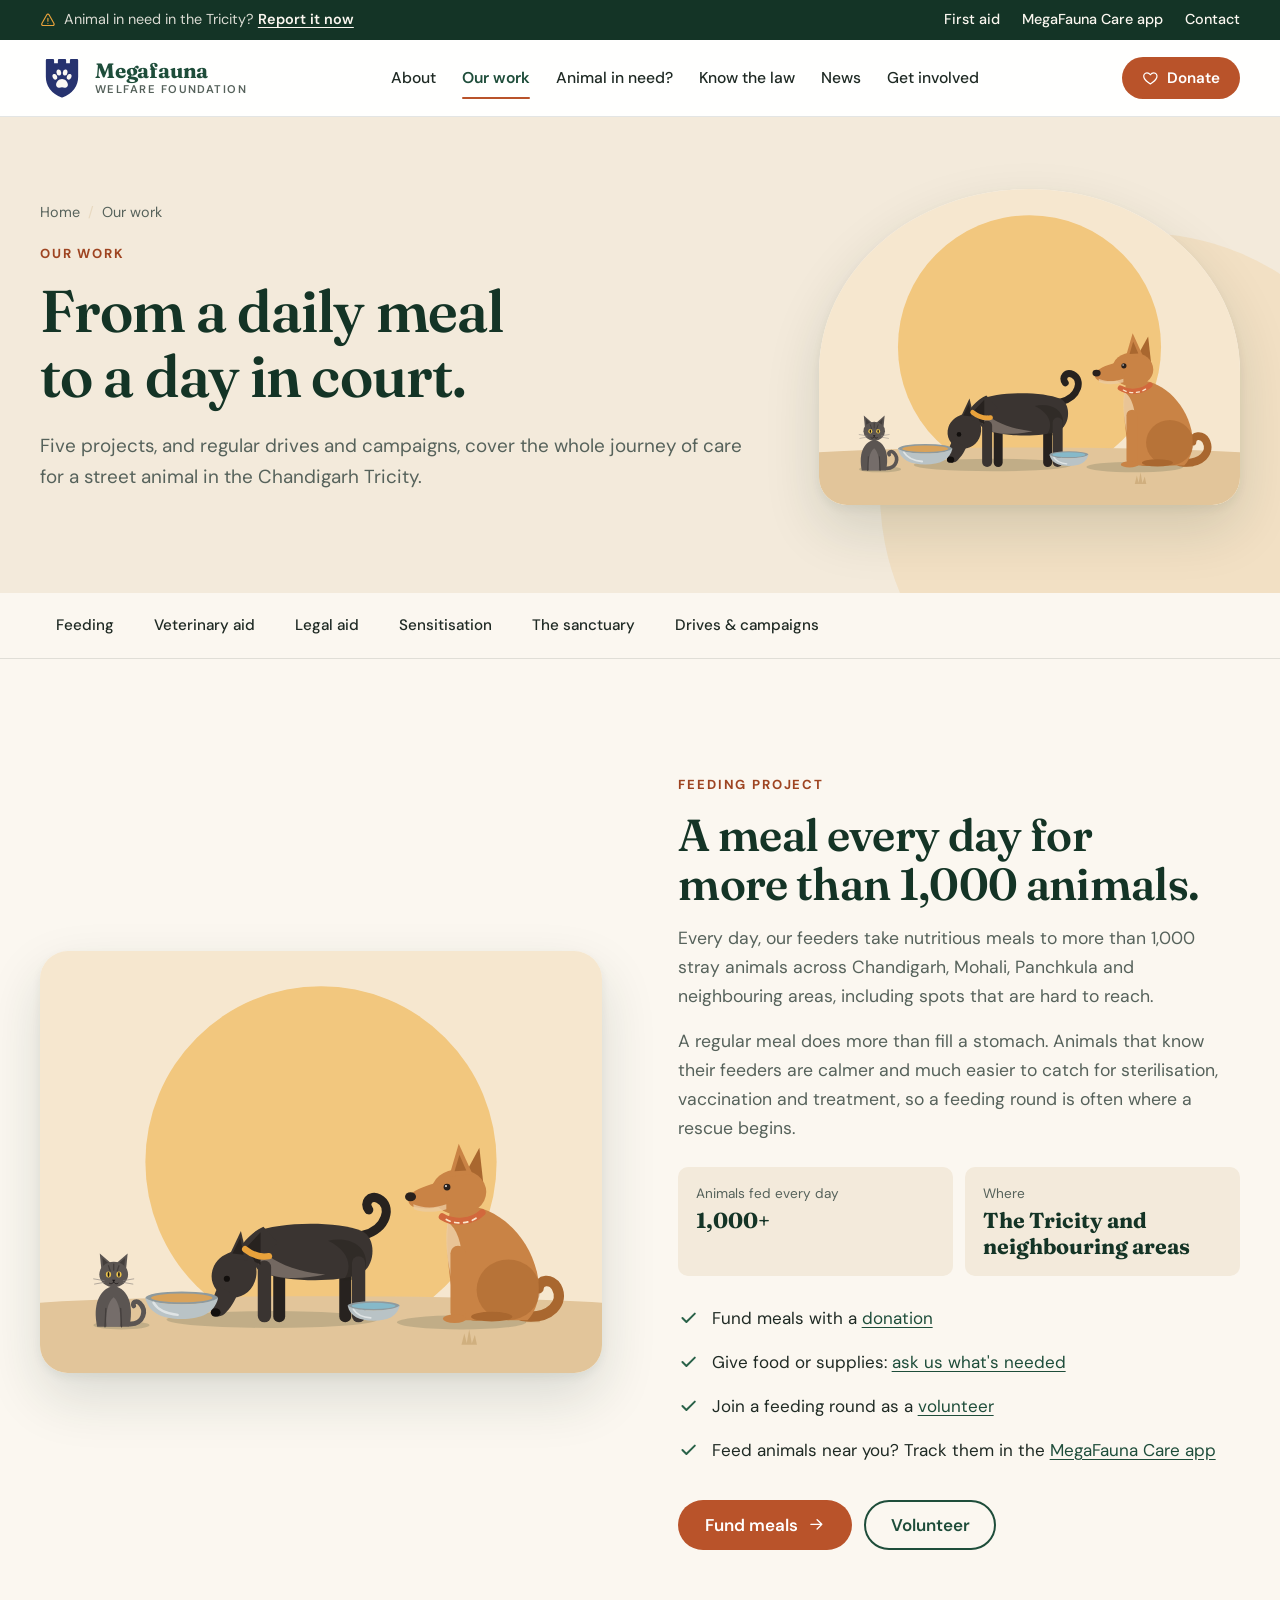
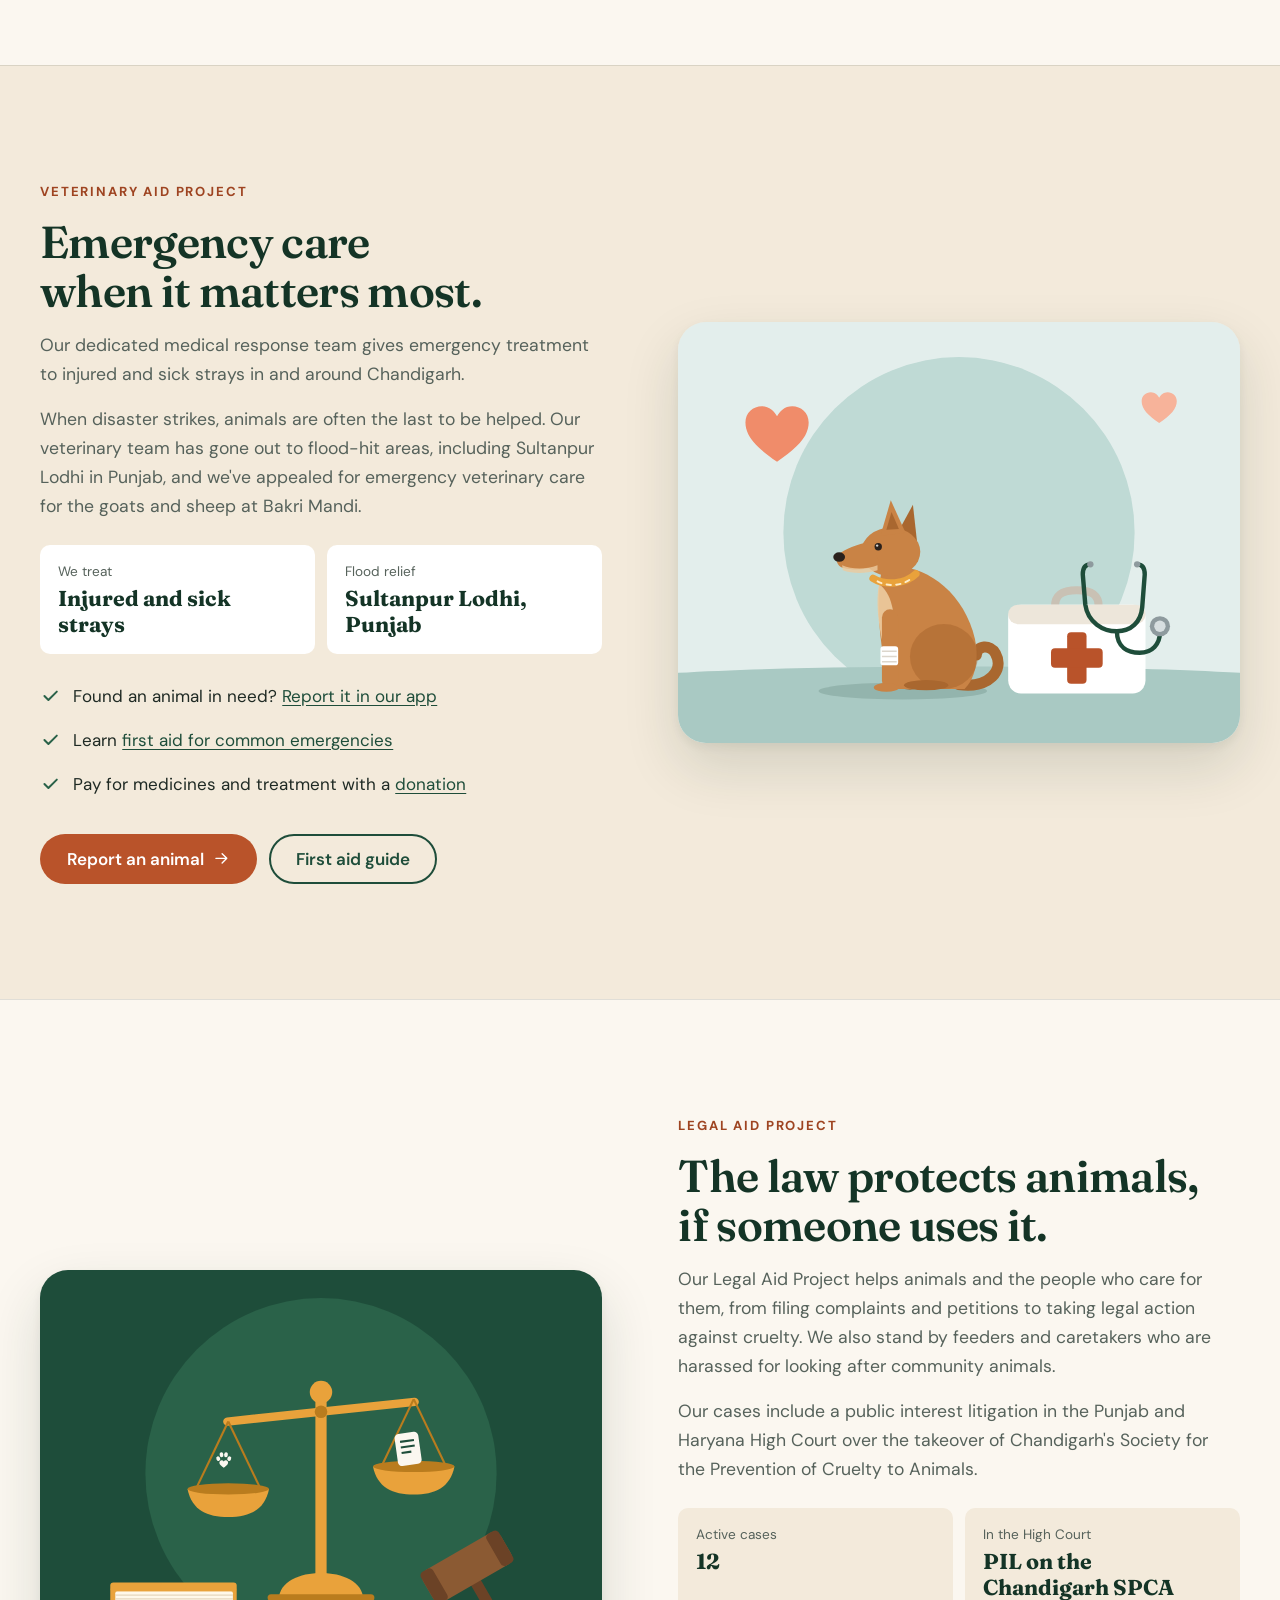
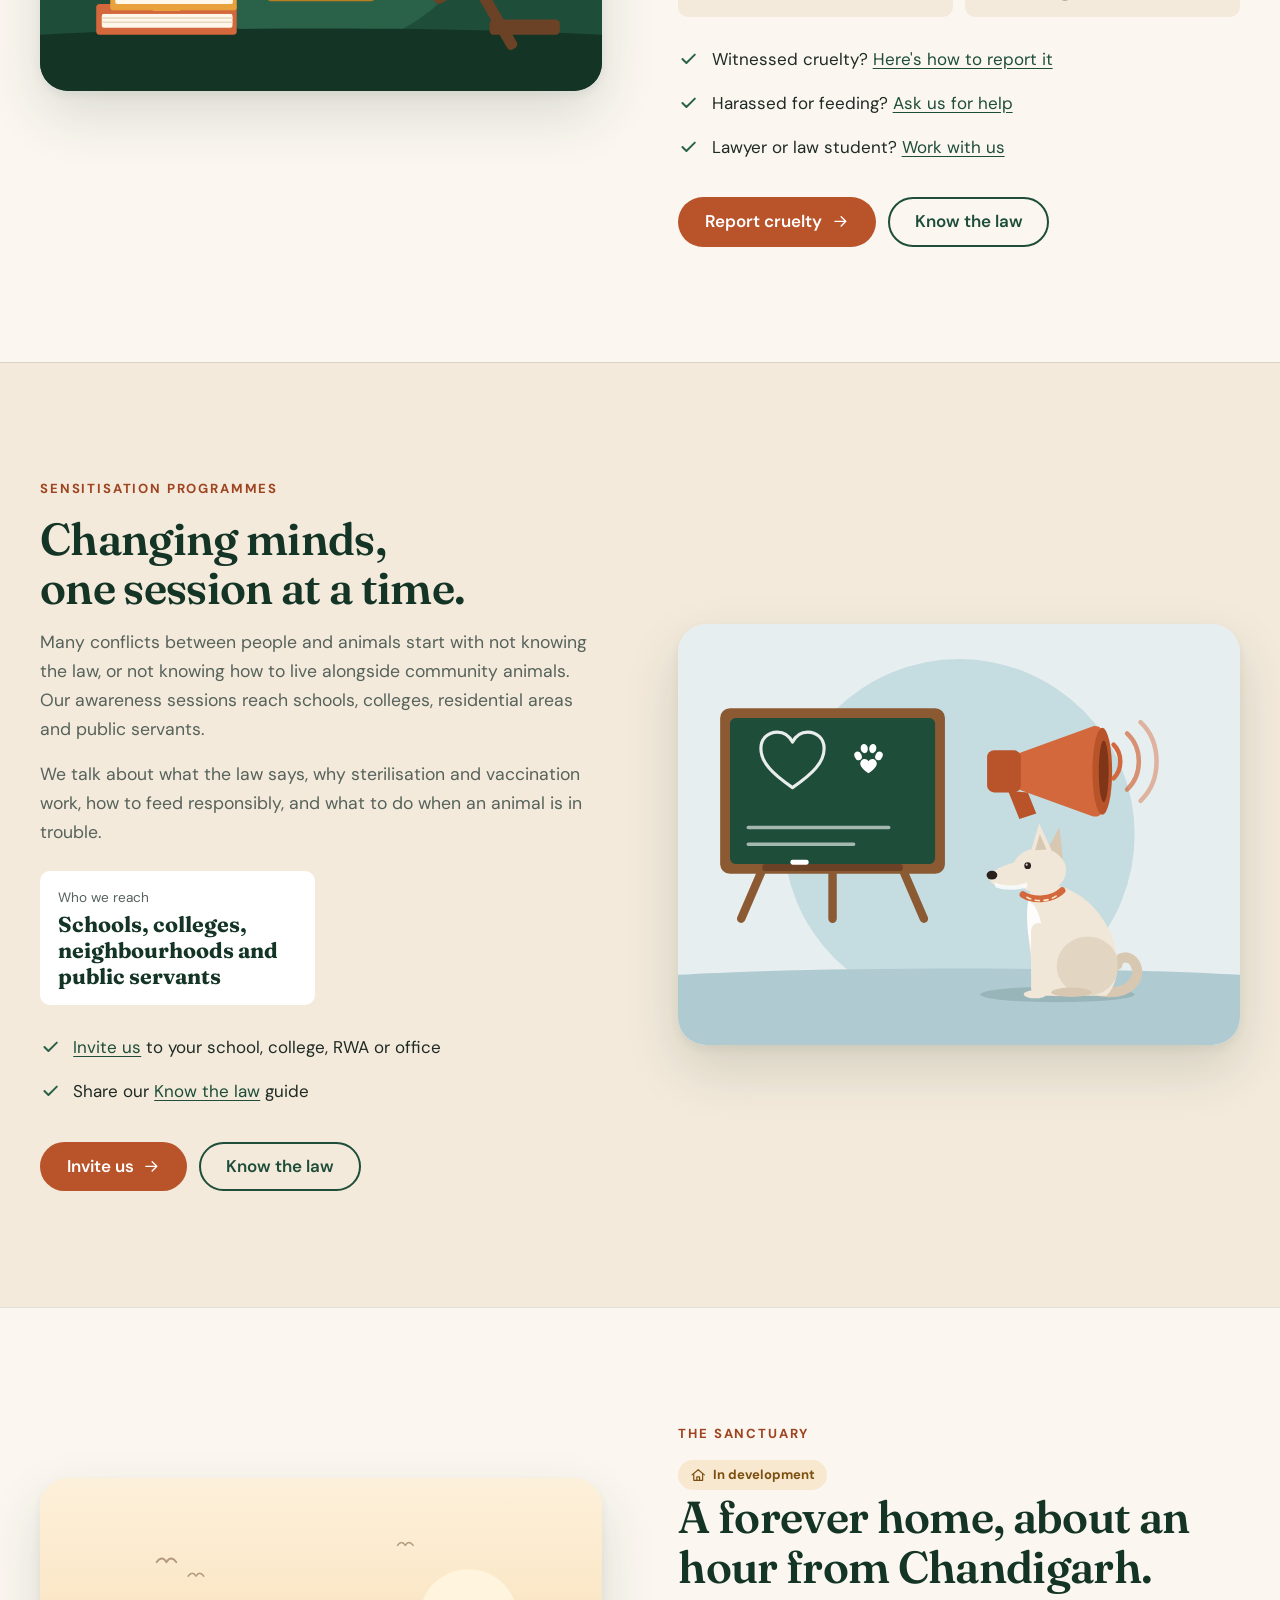
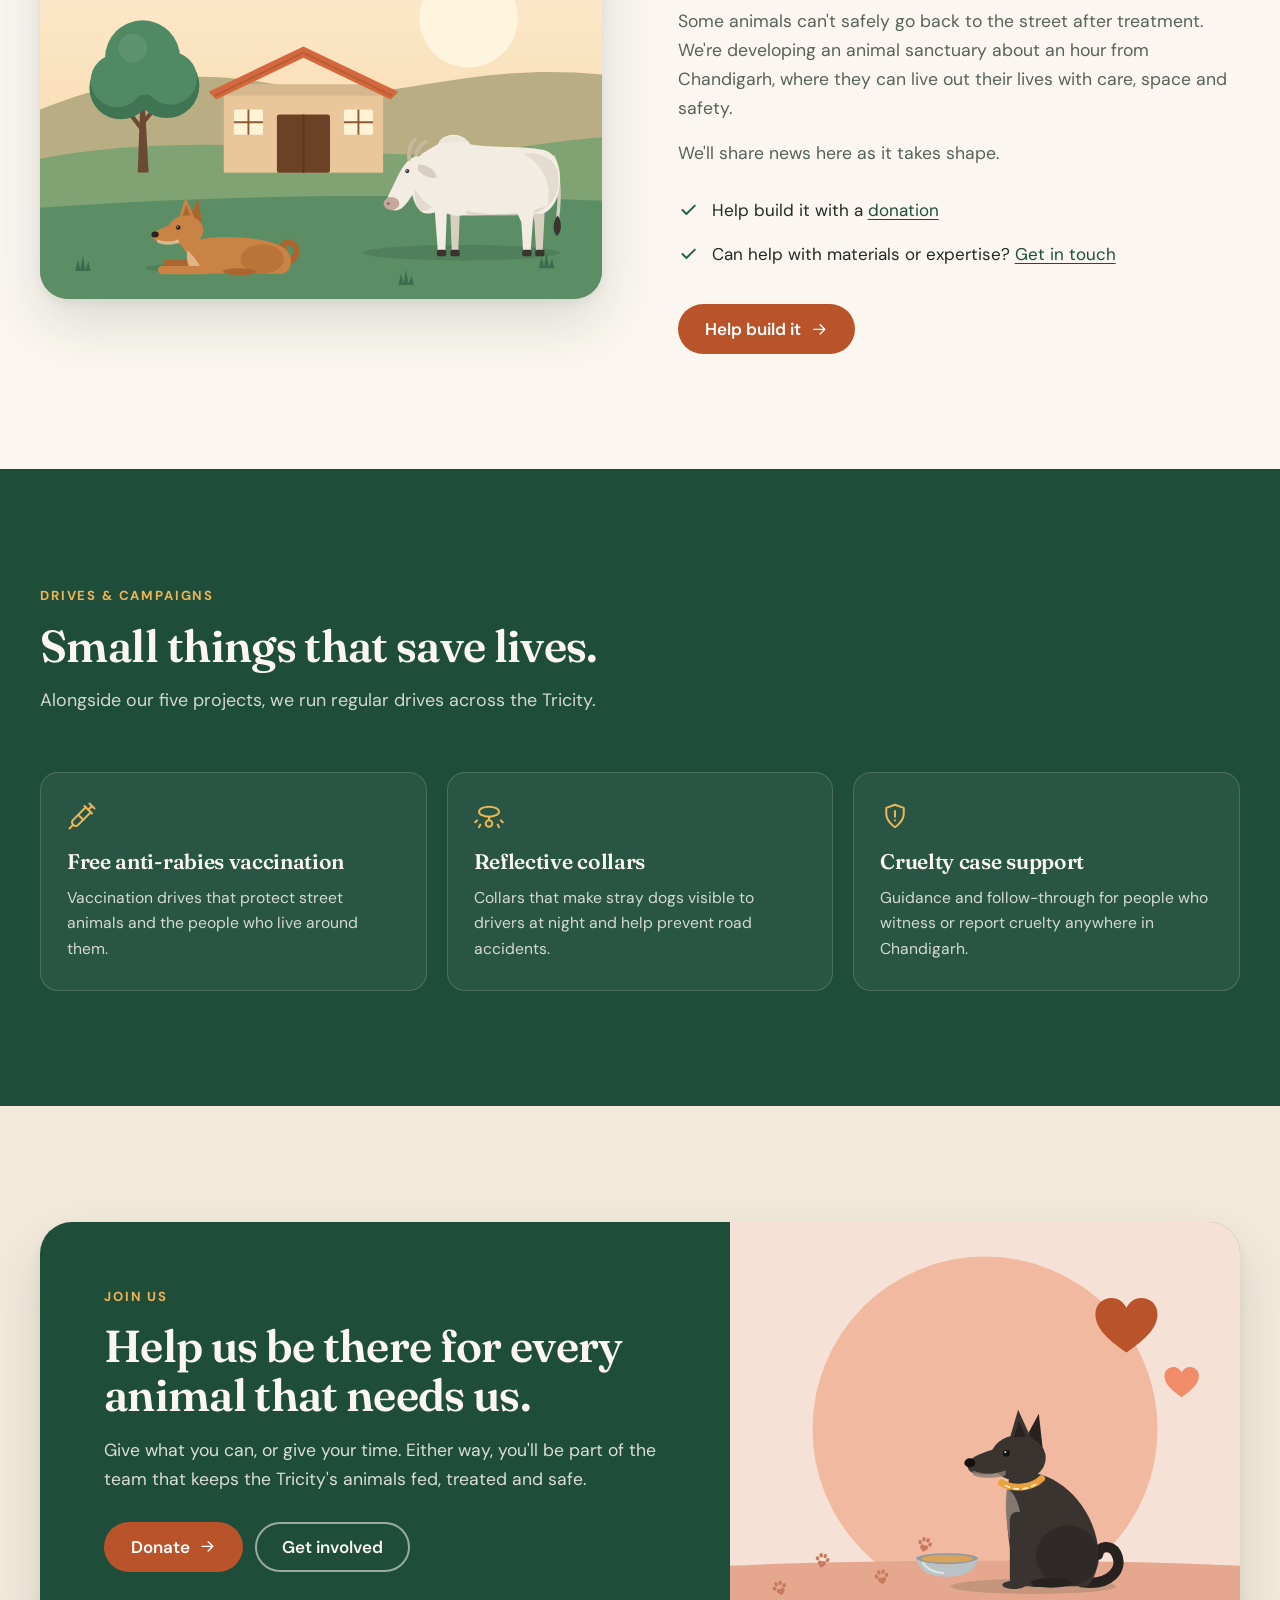
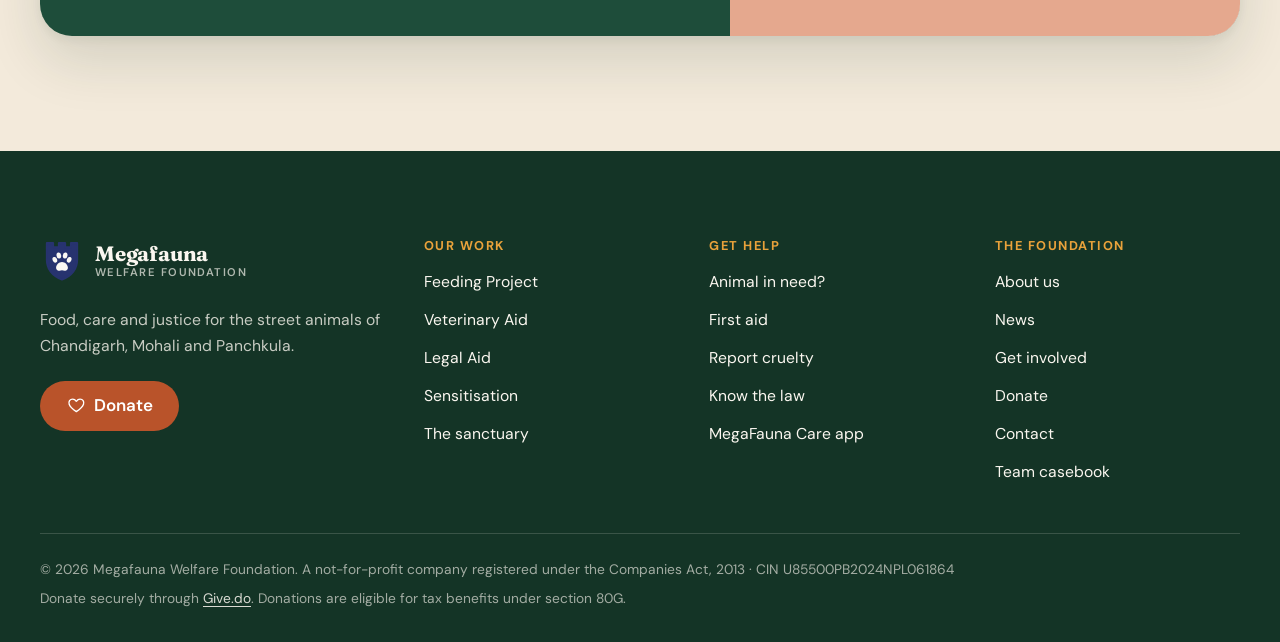
<file: work.html>
<!doctype html>
<html lang="en-IN" class="no-js">
<head>
  <meta charset="utf-8">
  <meta name="viewport" content="width=device-width, initial-scale=1">
  <title>Our work | Megafauna Welfare Foundation</title>
  <meta name="description" content="Feeding 1,000+ street animals every day, emergency veterinary aid, legal aid against cruelty, sensitisation programmes and a sanctuary in development: the work of Megafauna Welfare Foundation.">
  <meta name="theme-color" content="#143426">

  <meta property="og:type" content="website">
  <meta property="og:site_name" content="Megafauna Welfare Foundation">
  <meta property="og:title" content="Our work | Megafauna Welfare Foundation">
  <meta property="og:description" content="Feeding 1,000+ street animals every day, emergency veterinary aid, legal aid against cruelty, sensitisation programmes and a sanctuary in development: the work of Megafauna Welfare Foundation.">
  <meta property="og:url" content="https://megafaunawelfare.github.io/github-pages/work.html">
  <meta property="og:image" content="https://megafaunawelfare.github.io/github-pages/assets/img/og-image.png">
  <meta name="twitter:card" content="summary_large_image">

  <link rel="icon" href="assets/img/logo.svg" type="image/svg+xml">
  <link rel="preconnect" href="https://fonts.googleapis.com">
  <link rel="preconnect" href="https://fonts.gstatic.com" crossorigin>
  <link rel="stylesheet" href="https://fonts.googleapis.com/css2?family=DM+Sans:opsz,wght@9..40,400;9..40,500;9..40,600;9..40,700&family=Fraunces:opsz,wght@9..144,500;9..144,600;9..144,700&display=swap">
  <link rel="stylesheet" href="assets/css/styles.css">
  <script>document.documentElement.classList.replace('no-js', 'js');</script>
</head>
<body>
  <!-- Icon sprite: referenced below with <use href="#i-name"> -->
  <svg width="0" height="0" style="position:absolute" aria-hidden="true">
    <defs>
      <symbol id="i-arrow" viewBox="0 0 24 24"><path d="M5 12h14M13 6l6 6-6 6"/></symbol>
      <symbol id="i-external" viewBox="0 0 24 24"><path d="M14 4h6v6M20 4l-9 9"/><path d="M18 14v5a1 1 0 0 1-1 1H5a1 1 0 0 1-1-1V7a1 1 0 0 1 1-1h5"/></symbol>
      <symbol id="i-menu" viewBox="0 0 24 24"><path d="M4 7h16M4 12h16M4 17h16"/></symbol>
      <symbol id="i-close" viewBox="0 0 24 24"><path d="M6 6l12 12M18 6 6 18"/></symbol>
      <symbol id="i-check" viewBox="0 0 24 24"><path d="m5 12.5 4.5 4.5L19 7.5"/></symbol>
      <symbol id="i-x" viewBox="0 0 24 24"><path d="M6 6l12 12M18 6 6 18"/></symbol>
      <symbol id="i-chevron-left" viewBox="0 0 24 24"><path d="m15 5-7 7 7 7"/></symbol>
      <symbol id="i-chevron-right" viewBox="0 0 24 24"><path d="m9 5 7 7-7 7"/></symbol>
      <symbol id="i-chevron-down" viewBox="0 0 24 24"><path d="m5 9 7 7 7-7"/></symbol>
      <symbol id="i-alert" viewBox="0 0 24 24"><path d="M10.3 4.2 2.8 17.5a2 2 0 0 0 1.7 3h15a2 2 0 0 0 1.7-3L13.7 4.2a2 2 0 0 0-3.4 0Z"/><path d="M12 9.5V14M12 17v.01"/></symbol>
      <symbol id="i-info" viewBox="0 0 24 24"><circle cx="12" cy="12" r="8.5"/><path d="M12 11v5.5M12 7.8v.01"/></symbol>
      <symbol id="i-pin" viewBox="0 0 24 24"><path d="M12 21s-7-6.2-7-11.5a7 7 0 0 1 14 0C19 14.8 12 21 12 21Z"/><circle cx="12" cy="9.5" r="2.5"/></symbol>
      <symbol id="i-mail" viewBox="0 0 24 24"><rect x="3" y="5" width="18" height="14" rx="2"/><path d="m3.5 6.5 8.5 7 8.5-7"/></symbol>
      <symbol id="i-phone" viewBox="0 0 24 24"><path d="M6.5 3.5h3l1.5 4-2 1.5a11 11 0 0 0 6 6l1.5-2 4 1.5v3a2 2 0 0 1-2 2A16 16 0 0 1 4.5 5.5a2 2 0 0 1 2-2Z"/></symbol>
      <symbol id="i-chat" viewBox="0 0 24 24"><path d="M20 15a2 2 0 0 1-2 2H8l-4 3.5V6a2 2 0 0 1 2-2h12a2 2 0 0 1 2 2Z"/><path d="M8.5 9h7M8.5 12.5h4.5"/></symbol>
      <symbol id="i-camera" viewBox="0 0 24 24"><path d="M4 8.5A1.5 1.5 0 0 1 5.5 7h2.3l1.4-2h5.6l1.4 2h2.3A1.5 1.5 0 0 1 20 8.5v9a1.5 1.5 0 0 1-1.5 1.5h-13A1.5 1.5 0 0 1 4 17.5Z"/><circle cx="12" cy="12.8" r="3.3"/></symbol>
      <symbol id="i-heart" viewBox="0 0 24 24"><path d="M12 20s-7.5-4.6-9.2-9.3C1.6 7.3 3.8 4 7.2 4c2 0 3.6 1.1 4.8 2.8C13.2 5.1 14.8 4 16.8 4c3.4 0 5.6 3.3 4.4 6.7C19.5 15.4 12 20 12 20Z"/></symbol>
      <symbol id="i-paw" viewBox="0 0 24 24"><circle cx="5.8" cy="11.2" r="1.9"/><circle cx="9.4" cy="6.6" r="2"/><circle cx="14.6" cy="6.6" r="2"/><circle cx="18.2" cy="11.2" r="1.9"/><path d="M12 12.4c-2.7 0-5.2 3.4-5.2 5.8 0 1.6 1.2 2.4 2.7 2.4 1 0 1.6-.5 2.5-.5s1.5.5 2.5.5c1.5 0 2.7-.8 2.7-2.4 0-2.4-2.5-5.8-5.2-5.8Z"/></symbol>
      <symbol id="i-bowl" viewBox="0 0 24 24"><path d="M3 12h18a9 7 0 0 1-18 0Z"/><path d="M8 20h8"/><path d="M9 4c0 1.5 1.5 1.5 1.5 3M13.5 4c0 1.5 1.5 1.5 1.5 3"/></symbol>
      <symbol id="i-vet" viewBox="0 0 24 24"><path d="M12 21s-7-4.5-7-11V5.5L12 3l7 2.5V10c0 6.5-7 11-7 11Z"/><path d="M12 8v6M9 11h6"/></symbol>
      <symbol id="i-aid" viewBox="0 0 24 24"><rect x="3.5" y="3.5" width="17" height="17" rx="4.5"/><path d="M12 8v8M8 12h8"/></symbol>
      <symbol id="i-scale" viewBox="0 0 24 24"><path d="M12 4v17M8 21h8M4 7h16"/><path d="M6 7l-3 7a3.4 3.4 0 0 0 6 0L6 7ZM18 7l-3 7a3.4 3.4 0 0 0 6 0l-3-7Z"/><circle cx="12" cy="4" r="1"/></symbol>
      <symbol id="i-megaphone" viewBox="0 0 24 24"><path d="M3 10.5v3a1 1 0 0 0 1 1h2.5L12 19V5L6.5 9.5H4a1 1 0 0 0-1 1Z"/><path d="M15.5 9a4 4 0 0 1 0 6M18.5 6a8 8 0 0 1 0 12"/></symbol>
      <symbol id="i-home" viewBox="0 0 24 24"><path d="M3 11.5 12 4l9 7.5"/><path d="M5.5 10v9.5h13V10"/><path d="M10 19.5v-5h4v5"/></symbol>
      <symbol id="i-syringe" viewBox="0 0 24 24"><path d="m18 2 4 4M17 7l3-3"/><path d="M19 9 8.7 19.3a2.4 2.4 0 0 1-3.4 0l-.6-.6a2.4 2.4 0 0 1 0-3.4L15 5"/><path d="m9 11 4 4M5 19l-3 3M14 4l6 6"/></symbol>
      <symbol id="i-collar" viewBox="0 0 24 24"><ellipse cx="12" cy="8.5" rx="8" ry="4"/><path d="M12 12.5v2.5"/><circle cx="12" cy="18" r="2.6"/><path d="M2.5 15.5 1 17M21.5 15.5 23 17M5 19l-1 2M19 19l1 2"/></symbol>
      <symbol id="i-shield" viewBox="0 0 24 24"><path d="M12 21s-7-4.5-7-11V5.5L12 3l7 2.5V10c0 6.5-7 11-7 11Z"/><path d="M12 8v4.5M12 15.5v.01"/></symbol>
      <symbol id="i-users" viewBox="0 0 24 24"><circle cx="9" cy="8" r="3.5"/><path d="M2.5 20a6.5 6.5 0 0 1 13 0"/><path d="M16 4.6a3.5 3.5 0 0 1 0 6.8M18.5 14.2A6.5 6.5 0 0 1 21.5 20"/></symbol>
      <symbol id="i-flag" viewBox="0 0 24 24"><path d="M5 21V4M5 4h11l-2 4 2 4H5"/></symbol>
      <symbol id="i-share" viewBox="0 0 24 24"><circle cx="18" cy="5" r="2.5"/><circle cx="6" cy="12" r="2.5"/><circle cx="18" cy="19" r="2.5"/><path d="m8.2 10.8 7.6-4.6M8.2 13.2l7.6 4.6"/></symbol>
      <symbol id="i-gift" viewBox="0 0 24 24"><rect x="3.5" y="8.5" width="17" height="4" rx="1"/><path d="M5 12.5v8h14v-8M12 8.5v12"/><path d="M12 8.5C10.5 4.5 7 4 6.6 6s2.4 2.5 5.4 2.5ZM12 8.5c1.5-4 5-4.5 5.4-2.5s-2.4 2.5-5.4 2.5Z"/></symbol>
      <symbol id="i-school" viewBox="0 0 24 24"><path d="M2 9.5 12 5l10 4.5-10 4.5L2 9.5Z"/><path d="M6 11.5V16c0 1.5 2.7 3 6 3s6-1.5 6-3v-4.5"/><path d="M22 9.5V15"/></symbol>
      <symbol id="i-news" viewBox="0 0 24 24"><path d="M4 5.5h13v12.5a2 2 0 0 0 2 2H6a2 2 0 0 1-2-2Z"/><path d="M17 9h3v9a2 2 0 0 1-4 0"/><path d="M7 9h7M7 12.5h7M7 16h4"/></symbol>
      <symbol id="i-receipt" viewBox="0 0 24 24"><path d="M6 3h12v18l-3-2-3 2-3-2-3 2Z"/><path d="M9 8h6M9 12h6M9 16h3"/></symbol>
      <symbol id="i-building" viewBox="0 0 24 24"><path d="M4 21V5.5L12 3l8 2.5V21"/><path d="M9 21v-4h6v4M8 8.5h.01M12 8.5h.01M16 8.5h.01M8 12.5h.01M12 12.5h.01M16 12.5h.01"/></symbol>
      <symbol id="i-calendar" viewBox="0 0 24 24"><rect x="3.5" y="5" width="17" height="15.5" rx="2.5"/><path d="M3.5 9.5h17M8 3v4M16 3v4"/></symbol>
      <symbol id="i-book" viewBox="0 0 24 24"><path d="M12 6.5C10.3 5.2 7.9 4.5 4 4.5v14c3.9 0 6.3.7 8 2 1.7-1.3 4.1-2 8-2v-14c-3.9 0-6.3.7-8 2Z"/><path d="M12 6.5v14"/></symbol>
      <symbol id="i-rain" viewBox="0 0 24 24"><path d="M7 15.5a4.5 4.5 0 1 1 .9-8.9A5.5 5.5 0 0 1 18.5 9a3.3 3.3 0 0 1-.5 6.5Z"/><path d="M8.5 18.5 7.5 21M12.5 18.5l-1 2.5M16.5 18.5l-1 2.5"/></symbol>
      <symbol id="i-kite" viewBox="0 0 24 24"><path d="M12 2.5 18 9.5l-6 7-6-7Z"/><path d="M6 9.5h12M12 2.5v14"/><path d="M12 16.5c0 2-2.5 2.2-2.5 4.5"/></symbol>
      <symbol id="i-ear" viewBox="0 0 24 24"><path d="M4.5 20 9.3 3.8l2.9 5.4 2.2-3.3L19.5 20Z"/><path d="M8.5 16.5c1.5-.8 3.5-.8 5 0"/></symbol>
      <symbol id="i-app" viewBox="0 0 24 24"><rect x="6" y="2.5" width="12" height="19" rx="2.5"/><path d="M10.5 18.5h3"/></symbol>
    </defs>
  </svg>

  <a class="skip-link" href="#main">Skip to content</a>

  <aside class="topbar" aria-label="Animal emergencies">
    <div class="container topbar-inner">
      <p class="topbar-alert"><svg class="icon" aria-hidden="true"><use href="#i-alert"/></svg> <span>Animal in need in the Tricity? <a href="app/#report">Report it now</a></span></p>
      <nav class="topbar-links" aria-label="Quick links">
        <a href="help.html#first-aid">First aid</a>
        <a href="app/">MegaFauna Care app</a>
        <a href="contact.html">Contact</a>
      </nav>
    </div>
  </aside>

  <header class="site-header">
    <div class="container header-inner">
      <a class="brand" href="./" aria-label="Megafauna Welfare Foundation, home">
        <img src="assets/img/logo.svg" alt="" width="44" height="44">
        <span class="brand-text">
          <span class="brand-name">Megafauna</span>
          <span class="brand-sub">Welfare Foundation</span>
        </span>
      </a>

      <nav class="site-nav" id="site-nav" aria-label="Main">
        <ul>
          <li><a href="about.html">About</a></li>
          <li><a href="work.html" aria-current="page">Our work</a></li>
          <li><a href="help.html">Animal in need?</a></li>
          <li><a href="law.html">Know the law</a></li>
          <li><a href="news.html">News</a></li>
          <li><a href="get-involved.html">Get involved</a></li>
          <li class="nav-extra"><a href="contact.html">Contact</a></li>
        </ul>
        <a class="btn btn-accent nav-extra" href="donate.html"><svg class="icon" aria-hidden="true"><use href="#i-heart"/></svg> Donate</a>
      </nav>

      <div class="nav-actions">
        <a class="btn btn-accent btn-sm btn-donate-top" href="donate.html"><svg class="icon" aria-hidden="true"><use href="#i-heart"/></svg> Donate</a>
        <button class="nav-toggle" type="button" aria-expanded="false" aria-controls="site-nav">
          <svg class="icon icon-open" aria-hidden="true"><use href="#i-menu"/></svg>
          <svg class="icon icon-close" aria-hidden="true"><use href="#i-close"/></svg>
          <span class="visually-hidden">Menu</span>
        </button>
      </div>
    </div>
  </header>

  <main id="main">
    <section class="page-hero" aria-labelledby="page-title">
      <div class="container page-hero-grid">
        <div>
          <nav aria-label="Breadcrumb">
            <ol class="crumbs">
              <li><a href="./">Home</a></li>
              <li aria-current="page">Our work</li>
            </ol>
          </nav>
          <p class="kicker">Our work</p>
          <h1 id="page-title">From a daily meal to a day in court.</h1>
          <p class="lead">Five projects, and regular drives and campaigns, cover the whole journey of care for a street animal in the Chandigarh Tricity.</p>
        </div>
        <figure class="arch">
          <img src="assets/img/illustrations/feeding.svg" alt="" width="800" height="600">
        </figure>
      </div>
    </section>

    <nav class="subnav" aria-label="Our projects">
      <div class="container">
        <ul>
          <li><a href="#feeding">Feeding</a></li>
          <li><a href="#veterinary">Veterinary aid</a></li>
          <li><a href="#legal">Legal aid</a></li>
          <li><a href="#sensitisation">Sensitisation</a></li>
          <li><a href="#sanctuary">The sanctuary</a></li>
          <li><a href="#drives">Drives &amp; campaigns</a></li>
        </ul>
      </div>
    </nav>

    <section class="section programme" id="feeding" aria-labelledby="feeding-title">
      <div class="container feature">
        <figure class="feature-media reveal">
          <img src="assets/img/illustrations/feeding.svg" alt="Illustration of two dogs and a cat at a feeding spot with steel bowls" width="800" height="600" loading="lazy">
        </figure>
        <div class="feature-copy reveal">
          <p class="kicker">Feeding Project</p>
          <h2 id="feeding-title">A meal every day for more than 1,000 animals.</h2>
          <p>Every day, our feeders take nutritious meals to more than 1,000 stray animals across Chandigarh, Mohali, Panchkula and neighbouring areas, including spots that are hard to reach.</p>
          <p>A regular meal does more than fill a stomach. Animals that know their feeders are calmer and much easier to catch for sterilisation, vaccination and treatment, so a feeding round is often where a rescue begins.</p>
          <dl class="key-facts">
            <div class="key-fact"><dt>Animals fed every day</dt><dd>1,000+</dd></div>
            <div class="key-fact"><dt>Where</dt><dd>The Tricity and neighbouring areas</dd></div>
          </dl>
          <h3 class="visually-hidden">How you can help</h3>
          <ul class="check-list">
                <li><svg class="icon" aria-hidden="true"><use href="#i-check"/></svg> <span>Fund meals with a <a href="donate.html">donation</a></span></li>
                <li><svg class="icon" aria-hidden="true"><use href="#i-check"/></svg> <span>Give food or supplies: <a href="contact.html?topic=Donating">ask us what's needed</a></span></li>
                <li><svg class="icon" aria-hidden="true"><use href="#i-check"/></svg> <span>Join a feeding round as a <a href="get-involved.html#volunteer">volunteer</a></span></li>
                <li><svg class="icon" aria-hidden="true"><use href="#i-check"/></svg> <span>Feed animals near you? Track them in the <a href="app/">MegaFauna Care app</a></span></li>
              </ul>
          <div class="hero-actions">
            <a class="btn btn-accent" href="donate.html">Fund meals <svg class="icon icon-move" aria-hidden="true"><use href="#i-arrow"/></svg></a>
            <a class="btn btn-ghost" href="get-involved.html#volunteer">Volunteer</a>
          </div>
        </div>
      </div>
    </section>

    <section class="section programme section--sand" id="veterinary" aria-labelledby="veterinary-title">
      <div class="container feature feature--flip">
        <figure class="feature-media reveal">
          <img src="assets/img/illustrations/vet.svg" alt="Illustration of a dog with a bandaged leg beside a first-aid kit and a stethoscope" width="800" height="600" loading="lazy">
        </figure>
        <div class="feature-copy reveal">
          <p class="kicker">Veterinary Aid Project</p>
          <h2 id="veterinary-title">Emergency care when it matters most.</h2>
          <p>Our dedicated medical response team gives emergency treatment to injured and sick strays in and around Chandigarh.</p>
          <p>When disaster strikes, animals are often the last to be helped. Our veterinary team has gone out to flood-hit areas, including Sultanpur Lodhi in Punjab, and we've appealed for emergency veterinary care for the goats and sheep at Bakri Mandi.</p>
          <dl class="key-facts">
            <div class="key-fact"><dt>We treat</dt><dd>Injured and sick strays</dd></div>
            <div class="key-fact"><dt>Flood relief</dt><dd>Sultanpur Lodhi, Punjab</dd></div>
          </dl>
          <h3 class="visually-hidden">How you can help</h3>
          <ul class="check-list">
                <li><svg class="icon" aria-hidden="true"><use href="#i-check"/></svg> <span>Found an animal in need? <a href="app/#report">Report it in our app</a></span></li>
                <li><svg class="icon" aria-hidden="true"><use href="#i-check"/></svg> <span>Learn <a href="help.html#first-aid">first aid for common emergencies</a></span></li>
                <li><svg class="icon" aria-hidden="true"><use href="#i-check"/></svg> <span>Pay for medicines and treatment with a <a href="donate.html">donation</a></span></li>
              </ul>
          <div class="hero-actions">
            <a class="btn btn-accent" href="app/#report">Report an animal <svg class="icon icon-move" aria-hidden="true"><use href="#i-arrow"/></svg></a>
            <a class="btn btn-ghost" href="help.html#first-aid">First aid guide</a>
          </div>
        </div>
      </div>
    </section>

    <section class="section programme" id="legal" aria-labelledby="legal-title">
      <div class="container feature">
        <figure class="feature-media reveal">
          <img src="assets/img/illustrations/legal.svg" alt="Illustration of the scales of justice with a paw print on one pan, a gavel and law books" width="800" height="600" loading="lazy">
        </figure>
        <div class="feature-copy reveal">
          <p class="kicker">Legal Aid Project</p>
          <h2 id="legal-title">The law protects animals, if someone uses it.</h2>
          <p>Our Legal Aid Project helps animals and the people who care for them, from filing complaints and petitions to taking legal action against cruelty. We also stand by feeders and caretakers who are harassed for looking after community animals.</p>
          <p>Our cases include a public interest litigation in the Punjab and Haryana High Court over the takeover of Chandigarh's Society for the Prevention of Cruelty to Animals.</p>
          <dl class="key-facts">
            <div class="key-fact"><dt>Active cases</dt><dd>12</dd></div>
            <div class="key-fact"><dt>In the High Court</dt><dd>PIL on the Chandigarh SPCA</dd></div>
          </dl>
          <h3 class="visually-hidden">How you can help</h3>
          <ul class="check-list">
                <li><svg class="icon" aria-hidden="true"><use href="#i-check"/></svg> <span>Witnessed cruelty? <a href="help.html#cruelty">Here's how to report it</a></span></li>
                <li><svg class="icon" aria-hidden="true"><use href="#i-check"/></svg> <span>Harassed for feeding? <a href="contact.html?topic=Legal%20help">Ask us for help</a></span></li>
                <li><svg class="icon" aria-hidden="true"><use href="#i-check"/></svg> <span>Lawyer or law student? <a href="get-involved.html#internships">Work with us</a></span></li>
              </ul>
          <div class="hero-actions">
            <a class="btn btn-accent" href="help.html#cruelty">Report cruelty <svg class="icon icon-move" aria-hidden="true"><use href="#i-arrow"/></svg></a>
            <a class="btn btn-ghost" href="law.html">Know the law</a>
          </div>
        </div>
      </div>
    </section>

    <section class="section programme section--sand" id="sensitisation" aria-labelledby="sensitisation-title">
      <div class="container feature feature--flip">
        <figure class="feature-media reveal">
          <img src="assets/img/illustrations/sensitisation.svg" alt="Illustration of a chalkboard with a heart and a paw print, a megaphone and a dog" width="800" height="600" loading="lazy">
        </figure>
        <div class="feature-copy reveal">
          <p class="kicker">Sensitisation Programmes</p>
          <h2 id="sensitisation-title">Changing minds, one session at a time.</h2>
          <p>Many conflicts between people and animals start with not knowing the law, or not knowing how to live alongside community animals. Our awareness sessions reach schools, colleges, residential areas and public servants.</p>
          <p>We talk about what the law says, why sterilisation and vaccination work, how to feed responsibly, and what to do when an animal is in trouble.</p>
          <dl class="key-facts">
            <div class="key-fact"><dt>Who we reach</dt><dd>Schools, colleges, neighbourhoods and public servants</dd></div>
          </dl>
          <h3 class="visually-hidden">How you can help</h3>
          <ul class="check-list">
                <li><svg class="icon" aria-hidden="true"><use href="#i-check"/></svg> <span><a href="contact.html?topic=Sensitisation%20session">Invite us</a> to your school, college, RWA or office</span></li>
                <li><svg class="icon" aria-hidden="true"><use href="#i-check"/></svg> <span>Share our <a href="law.html">Know the law</a> guide</span></li>
              </ul>
          <div class="hero-actions">
            <a class="btn btn-accent" href="contact.html?topic=Sensitisation%20session">Invite us <svg class="icon icon-move" aria-hidden="true"><use href="#i-arrow"/></svg></a>
            <a class="btn btn-ghost" href="law.html">Know the law</a>
          </div>
        </div>
      </div>
    </section>

    <section class="section programme" id="sanctuary" aria-labelledby="sanctuary-title">
      <div class="container feature">
        <figure class="feature-media reveal">
          <img src="assets/img/illustrations/sanctuary.svg" alt="Illustration of a shelter in green hills, with a cow and a dog resting outside" width="800" height="600" loading="lazy">
        </figure>
        <div class="feature-copy reveal">
          <p class="kicker">The sanctuary</p>
          <p><span class="pill"><svg class="icon" aria-hidden="true"><use href="#i-home"/></svg> In development</span></p>
          <h2 id="sanctuary-title">A forever home, about an hour from Chandigarh.</h2>
          <p>Some animals can't safely go back to the street after treatment. We're developing an animal sanctuary about an hour from Chandigarh, where they can live out their lives with care, space and safety.</p>
          <p>We'll share news here as it takes shape.</p>
          <h3 class="visually-hidden">How you can help</h3>
          <ul class="check-list">
                <li><svg class="icon" aria-hidden="true"><use href="#i-check"/></svg> <span>Help build it with a <a href="donate.html">donation</a></span></li>
                <li><svg class="icon" aria-hidden="true"><use href="#i-check"/></svg> <span>Can help with materials or expertise? <a href="contact.html?topic=Donating">Get in touch</a></span></li>
              </ul>
          <div class="hero-actions">
            <a class="btn btn-accent" href="donate.html">Help build it <svg class="icon icon-move" aria-hidden="true"><use href="#i-arrow"/></svg></a>
          </div>
        </div>
      </div>
    </section>

    <!-- Drives -->
    <section class="section section--forest programme" id="drives" aria-labelledby="drives-title">
      <div class="container">
        <div class="section-head reveal">
          <p class="kicker kicker--light">Drives &amp; campaigns</p>
          <h2 id="drives-title">Small things that save lives.</h2>
          <p>Alongside our five projects, we run regular drives across the Tricity.</p>
        </div>
        <div class="law-grid">
          <article class="law-card reveal">
            <p class="law-ref"><svg class="icon" aria-hidden="true"><use href="#i-syringe"/></svg></p>
            <h3>Free anti-rabies vaccination</h3>
            <p>Vaccination drives that protect street animals and the people who live around them.</p>
          </article>
          <article class="law-card reveal">
            <p class="law-ref"><svg class="icon" aria-hidden="true"><use href="#i-collar"/></svg></p>
            <h3>Reflective collars</h3>
            <p>Collars that make stray dogs visible to drivers at night and help prevent road accidents.</p>
          </article>
          <article class="law-card reveal">
            <p class="law-ref"><svg class="icon" aria-hidden="true"><use href="#i-shield"/></svg></p>
            <h3>Cruelty case support</h3>
            <p>Guidance and follow-through for people who witness or report cruelty anywhere in Chandigarh.</p>
          </article>
        </div>
      </div>
    </section>

    <!-- Call to action -->
    <section class="section section--sand" aria-labelledby="cta-title">
      <div class="container">
        <div class="donate-band reveal">
          <div class="donate-copy">
            <p class="kicker kicker--light">Join us</p>
            <h2 id="cta-title">Help us be there for every animal that needs us.</h2>
            <p>Give what you can, or give your time. Either way, you'll be part of the team that keeps the Tricity's animals fed, treated and safe.</p>
            <div class="hero-actions">
              <a class="btn btn-accent" href="donate.html">Donate <svg class="icon icon-move" aria-hidden="true"><use href="#i-arrow"/></svg></a>
              <a class="btn btn-outline-light" href="get-involved.html">Get involved</a>
            </div>
          </div>
          <figure class="donate-media">
            <img src="assets/img/illustrations/volunteer.svg" alt="" width="800" height="600" loading="lazy">
          </figure>
        </div>
      </div>
    </section>
  </main>

  <footer class="site-footer">
    <div class="container footer-top">
      <div class="footer-brand">
        <a class="brand brand--light" href="./" aria-label="Megafauna Welfare Foundation, home">
          <img src="assets/img/logo.svg" alt="" width="44" height="44">
          <span class="brand-text">
            <span class="brand-name">Megafauna</span>
            <span class="brand-sub">Welfare Foundation</span>
          </span>
        </a>
        <p>Food, care and justice for the street animals of Chandigarh, Mohali and Panchkula.</p>
        <a class="btn btn-accent" href="donate.html"><svg class="icon" aria-hidden="true"><use href="#i-heart"/></svg> Donate</a>
      </div>

      <nav class="footer-col" aria-labelledby="footer-work">
        <h2 id="footer-work">Our work</h2>
        <ul>
          <li><a href="work.html#feeding">Feeding Project</a></li>
          <li><a href="work.html#veterinary">Veterinary Aid</a></li>
          <li><a href="work.html#legal">Legal Aid</a></li>
          <li><a href="work.html#sensitisation">Sensitisation</a></li>
          <li><a href="work.html#sanctuary">The sanctuary</a></li>
        </ul>
      </nav>

      <nav class="footer-col" aria-labelledby="footer-help">
        <h2 id="footer-help">Get help</h2>
        <ul>
          <li><a href="help.html">Animal in need?</a></li>
          <li><a href="help.html#first-aid">First aid</a></li>
          <li><a href="help.html#cruelty">Report cruelty</a></li>
          <li><a href="law.html">Know the law</a></li>
          <li><a href="app/">MegaFauna Care app</a></li>
        </ul>
      </nav>

      <nav class="footer-col" aria-labelledby="footer-org">
        <h2 id="footer-org">The foundation</h2>
        <ul>
          <li><a href="about.html">About us</a></li>
          <li><a href="news.html">News</a></li>
          <li><a href="get-involved.html">Get involved</a></li>
          <li><a href="donate.html">Donate</a></li>
          <li><a href="contact.html">Contact</a></li>
          <li><a href="casebook/">Team casebook</a></li>
        </ul>
      </nav>
    </div>

    <div class="container">
      <div class="footer-legal">
        <p>&copy; <span id="year">2026</span> Megafauna Welfare Foundation. A not-for-profit company registered under the Companies Act, 2013 &middot; CIN U85500PB2024NPL061864</p>
        <p>Donate securely through <a href="https://give.do/ngos/megafauna-welfare-foundation" target="_blank" rel="noopener">Give.do</a>. Donations are eligible for tax benefits under section 80G.</p>
      </div>
    </div>
  </footer>

  <script src="assets/js/main.js" defer></script>
</body>
</html>
</file>
<file: assets/css/styles.css>
/* ==========================================================================
   Megafauna Welfare Foundation
   Colours and fonts are set in :root below. Each page's layout is built from
   the shared pieces in this file; search for the section name, for example
   "Header" or "News cards".
   ========================================================================== */

:root {
  --cream: #FBF7F0;
  --sand: #F3EADB;
  --sand-deep: #E8D9C0;
  --peach: #F8E3CC;
  --white: #FFFFFF;
  --ink: #1F2A24;
  --muted: #56625B;
  --forest: #1E4D3A;
  --forest-2: #2A6249;
  --forest-dark: #143426;
  --accent: #B9532A;
  --accent-hover: #9E4421;
  --accent-text: #9E4421;
  --saffron-text: #F0B455;
  --terracotta: #D2683C;
  --saffron: #E9A23B;
  --sky: #2F6F7E;
  --line: rgba(31, 42, 36, 0.12);
  --line-light: rgba(251, 247, 240, 0.16);

  --font-display: "Fraunces", Georgia, "Times New Roman", serif;
  --font-body: "DM Sans", system-ui, -apple-system, "Segoe UI", Roboto, sans-serif;

  --r-sm: 10px;
  --r: 18px;
  --r-lg: 28px;
  --shadow-sm: 0 1px 2px rgba(20, 52, 38, 0.06), 0 2px 8px rgba(20, 52, 38, 0.06);
  --shadow: 0 2px 6px rgba(20, 52, 38, 0.06), 0 12px 32px rgba(20, 52, 38, 0.1);
  --shadow-lg: 0 4px 10px rgba(20, 52, 38, 0.06), 0 24px 56px rgba(20, 52, 38, 0.14);

  --container: 1200px;
  --gutter: clamp(16px, 4vw, 40px);
  --header-h: 76px;
}

/* Base ------------------------------------------------------------------- */

*,
*::before,
*::after { box-sizing: border-box; }

html {
  scroll-behavior: smooth;
  scroll-padding-top: calc(var(--header-h) + 16px);
  -webkit-text-size-adjust: 100%;
}

body {
  margin: 0;
  background: var(--cream);
  color: var(--ink);
  font-family: var(--font-body);
  font-size: 1.0625rem;
  line-height: 1.65;
  -webkit-font-smoothing: antialiased;
  overflow-x: hidden;
}

img, svg { display: block; max-width: 100%; }
img { height: auto; }

h1, h2, h3, h4 {
  margin: 0;
  font-family: var(--font-display);
  font-weight: 600;
  line-height: 1.1;
  letter-spacing: -0.015em;
  color: inherit;
  text-wrap: balance;
}

h1 { font-size: clamp(2.5rem, 5.2vw, 4.4rem); }
h2 { font-size: clamp(2rem, 3.5vw, 2.9rem); }
h3 { font-size: 1.32rem; line-height: 1.22; }
h4 { font-size: 1.08rem; line-height: 1.3; }

p { margin: 0; }
p + p { margin-top: 1em; }

ul, ol { margin: 0; }

a { color: var(--forest); text-underline-offset: 3px; }
a:hover { color: var(--accent); }

strong { font-weight: 700; }

:focus-visible {
  outline: 3px solid var(--saffron);
  outline-offset: 3px;
  border-radius: 4px;
}

.container {
  width: 100%;
  max-width: calc(var(--container) + var(--gutter) * 2);
  margin-inline: auto;
  padding-inline: var(--gutter);
}

.visually-hidden {
  position: absolute !important;
  width: 1px; height: 1px;
  padding: 0; margin: -1px;
  overflow: hidden; clip: rect(0 0 0 0);
  white-space: nowrap; border: 0;
}

.skip-link {
  position: absolute;
  left: 16px; top: -60px;
  z-index: 100;
  padding: 10px 16px;
  background: var(--forest);
  color: var(--cream);
  border-radius: var(--r-sm);
  font-weight: 600;
  text-decoration: none;
  transition: top 0.15s;
}
.skip-link:focus { top: 12px; color: var(--cream); }

.icon {
  display: inline-block;
  vertical-align: -0.22em;
  width: 1.25em;
  height: 1.25em;
  flex-shrink: 0;
  fill: none;
  stroke: currentColor;
  stroke-width: 1.75;
  stroke-linecap: round;
  stroke-linejoin: round;
}

/* Buttons ---------------------------------------------------------------- */

.btn {
  display: inline-flex;
  align-items: center;
  justify-content: center;
  gap: 0.5em;
  min-height: 48px;
  padding: 0.75em 1.45em;
  border: 2px solid transparent;
  border-radius: 999px;
  font: inherit;
  font-weight: 600;
  line-height: 1.2;
  text-align: center;
  text-decoration: none;
  cursor: pointer;
  transition: background-color 0.2s, color 0.2s, border-color 0.2s, transform 0.2s;
}
.btn:active { transform: translateY(1px); }
.btn .icon { width: 1.1em; height: 1.1em; transition: transform 0.2s; }
.btn:hover .icon-move { transform: translateX(3px); }

.btn-accent { background: var(--accent); color: var(--white); }
.btn-accent:hover { background: var(--accent-hover); color: var(--white); }

.btn-primary { background: var(--forest); color: var(--cream); }
.btn-primary:hover { background: var(--forest-dark); color: var(--cream); }

.btn-ghost { border-color: var(--forest); color: var(--forest); background: transparent; }
.btn-ghost:hover { background: var(--forest); color: var(--cream); }

.btn-light { background: var(--cream); color: var(--forest-dark); }
.btn-light:hover { background: var(--white); color: var(--accent); }

.btn-outline-light { border-color: rgba(251, 247, 240, 0.55); color: var(--cream); background: transparent; }
.btn-outline-light:hover { border-color: var(--cream); background: rgba(251, 247, 240, 0.1); color: var(--cream); }

.btn-sm { min-height: 42px; padding: 0.5em 1.2em; font-size: 0.95rem; }
.btn-block { width: 100%; }

.link-arrow {
  display: inline-flex;
  align-items: center;
  gap: 6px;
  font-weight: 600;
  color: var(--forest);
  text-decoration: none;
}
.link-arrow .icon { width: 1.05em; height: 1.05em; transition: transform 0.2s; }
.link-arrow:hover { color: var(--accent); }
.link-arrow:hover .icon { transform: translateX(3px); }
.link-arrow--light { color: var(--cream); }
.link-arrow--light:hover { color: var(--saffron); }

/* Emergency bar (top of every page) -------------------------------------- */

.topbar {
  background: var(--forest-dark);
  color: rgba(251, 247, 240, 0.86);
  font-size: 0.9rem;
}
.topbar-inner {
  display: flex;
  align-items: center;
  justify-content: space-between;
  gap: 16px;
  min-height: 40px;
}
.topbar-alert {
  display: inline-flex;
  align-items: center;
  gap: 8px;
  margin: 0;
}
.topbar-alert .icon { width: 1.1em; height: 1.1em; color: var(--saffron); }
.topbar a { color: var(--cream); font-weight: 600; }
.topbar a:hover { color: var(--saffron); }
.topbar-links { display: flex; gap: 22px; }
.topbar-links a { font-weight: 500; text-decoration: none; }

/* Header ----------------------------------------------------------------- */

.site-header {
  position: sticky;
  top: 0;
  z-index: 50;
  background: rgba(255, 255, 255, 0.94);
  -webkit-backdrop-filter: saturate(1.4) blur(12px);
  backdrop-filter: saturate(1.4) blur(12px);
  border-bottom: 1px solid var(--line);
  transition: box-shadow 0.2s;
}
.site-header.is-scrolled { box-shadow: 0 6px 24px rgba(20, 52, 38, 0.08); }

.header-inner {
  display: flex;
  align-items: center;
  justify-content: space-between;
  gap: 24px;
  min-height: var(--header-h);
}

.brand {
  display: inline-flex;
  align-items: center;
  gap: 11px;
  color: var(--forest);
  text-decoration: none;
  flex-shrink: 0;
}
.brand:hover { color: var(--forest); }
.brand img { width: 44px; height: 44px; }
.brand-text { display: flex; flex-direction: column; line-height: 1.05; }
.brand-name {
  font-family: var(--font-display);
  font-weight: 700;
  font-size: 1.3rem;
  letter-spacing: -0.01em;
}
.brand-sub {
  margin-top: 2px;
  font-size: 0.7rem;
  font-weight: 600;
  letter-spacing: 0.13em;
  text-transform: uppercase;
  color: var(--muted);
}
.brand--light, .brand--light:hover { color: var(--cream); }
.brand--light .brand-sub { color: rgba(251, 247, 240, 0.68); }

.site-nav { display: flex; align-items: center; gap: 28px; }
.site-nav ul {
  display: flex;
  gap: 26px;
  padding: 0;
  list-style: none;
}
.site-nav ul a {
  position: relative;
  display: block;
  padding: 8px 0;
  color: var(--ink);
  font-weight: 500;
  font-size: 0.98rem;
  text-decoration: none;
  white-space: nowrap;
}
.site-nav ul a::after {
  content: "";
  position: absolute;
  left: 0; right: 0; bottom: 0;
  height: 2px;
  background: var(--accent);
  border-radius: 2px;
  transform: scaleX(0);
  transform-origin: left;
  transition: transform 0.2s;
}
.site-nav ul a:hover { color: var(--forest); }
.site-nav ul a:hover::after,
.site-nav ul a[aria-current="page"]::after { transform: scaleX(1); }
.site-nav ul a[aria-current="page"] { color: var(--forest); font-weight: 600; }

.nav-actions { display: flex; align-items: center; gap: 10px; }
.nav-extra { display: none; }

.nav-toggle {
  display: none;
  align-items: center;
  justify-content: center;
  width: 46px; height: 46px;
  padding: 0;
  border: 1px solid var(--line);
  border-radius: 12px;
  background: var(--white);
  color: var(--forest);
  cursor: pointer;
}
.nav-toggle .icon { width: 22px; height: 22px; }
.nav-toggle .icon-close { display: none; }
.nav-toggle[aria-expanded="true"] .icon-open { display: none; }
.nav-toggle[aria-expanded="true"] .icon-close { display: block; }

/* Homepage hero ---------------------------------------------------------- */

.hero {
  position: relative;
  display: flex;
  align-items: center;
  min-height: clamp(580px, 80vh, 780px);
  overflow: hidden;
  background: #F6CF9A;
}
.hero-media {
  position: absolute;
  inset: 0;
  margin: 0;
}
.hero-media img {
  width: 100%;
  height: 100%;
  object-fit: cover;
  object-position: 70% 100%;
}
.hero-inner { position: relative; padding-block: 64px 120px; }
.hero-copy { position: relative; isolation: isolate; max-width: min(32rem, 40vw); }
.hero h1 { font-size: clamp(2.5rem, 4.4vw, 4.1rem); }
.hero-copy::before {
  content: "";
  position: absolute;
  z-index: -1;
  inset: -18% -22% -18% -40%;
  background: radial-gradient(closest-side, rgba(252, 239, 217, 0.9), rgba(252, 239, 217, 0.55) 60%, rgba(252, 239, 217, 0));
  pointer-events: none;
}

.eyebrow {
  display: inline-flex;
  align-items: center;
  gap: 8px;
  margin-bottom: 22px;
  padding: 6px 14px 6px 10px;
  border-radius: 999px;
  background: rgba(255, 255, 255, 0.7);
  color: var(--forest);
  font-size: 0.9rem;
  font-weight: 600;
}
.eyebrow .icon { width: 1.05em; height: 1.05em; color: var(--accent); }

.hero h1 { color: var(--forest-dark); }

.lead {
  margin-top: 22px;
  max-width: 56ch;
  font-size: 1.18rem;
  color: #3F4B44;
}

.hero-actions {
  display: flex;
  flex-wrap: wrap;
  gap: 12px;
  margin-top: 32px;
}

.hero-note {
  display: flex;
  align-items: center;
  gap: 8px;
  margin-top: 22px;
  font-size: 0.93rem;
  font-weight: 500;
  color: #3F4B44;
}
.hero-note .icon { color: var(--forest-2); stroke-width: 2.25; }

/* Inner page hero -------------------------------------------------------- */

.page-hero {
  position: relative;
  overflow: hidden;
  padding: clamp(40px, 6vw, 72px) 0 clamp(48px, 7vw, 88px);
  background: var(--sand);
}
.page-hero::after {
  content: "";
  position: absolute;
  right: -120px; bottom: -160px;
  width: 520px; height: 520px;
  border-radius: 50%;
  background: rgba(233, 162, 59, 0.14);
  pointer-events: none;
}
.page-hero-grid {
  position: relative;
  z-index: 1;
  display: grid;
  grid-template-columns: 1.25fr 0.75fr;
  align-items: center;
  gap: clamp(32px, 6vw, 80px);
}
.page-hero h1 { color: var(--forest-dark); font-size: clamp(2.4rem, 4.6vw, 3.8rem); }
.page-hero .lead { color: var(--muted); }
.page-hero .hero-actions { margin-top: 28px; }

.crumbs {
  display: flex;
  flex-wrap: wrap;
  gap: 8px;
  margin: 0 0 18px;
  padding: 0;
  list-style: none;
  font-size: 0.9rem;
  color: var(--muted);
}
.crumbs li + li::before { content: "/"; margin-right: 8px; color: var(--sand-deep); }
.crumbs a { color: var(--muted); text-decoration: none; }
.crumbs a:hover { color: var(--accent); text-decoration: underline; }

.arch {
  margin: 0;
  overflow: hidden;
  aspect-ratio: 4 / 3;
  border-radius: 50% 50% var(--r-lg) var(--r-lg) / 58% 58% var(--r-lg) var(--r-lg);
  box-shadow: var(--shadow-lg);
  background: var(--cream);
}
.arch img { width: 100%; height: 100%; object-fit: cover; }
.page-hero .arch { max-width: 480px; justify-self: end; width: 100%; }

/* Sections --------------------------------------------------------------- */

.section { padding: clamp(64px, 9vw, 116px) 0; }
.section--tight { padding: clamp(48px, 6vw, 80px) 0; }
.section--sand { background: var(--sand); }
.section--white { background: var(--white); }
.section--forest { background: var(--forest); color: var(--cream); }
.section--dark { background: var(--forest-dark); color: var(--cream); }

.kicker {
  margin-bottom: 14px;
  font-size: 0.82rem;
  font-weight: 700;
  letter-spacing: 0.14em;
  text-transform: uppercase;
  color: var(--accent-text);
}
.kicker--light { color: var(--saffron-text); }

.section-head { max-width: 720px; margin-bottom: clamp(36px, 5vw, 56px); }
.section-head h2 { color: var(--forest-dark); }
.section-head > p:not(.kicker),
.section-head h2 + p { margin-top: 16px; font-size: 1.12rem; color: var(--muted); }
.section--forest .section-head h2,
.section--dark .section-head h2 { color: var(--cream); }
.section--forest .section-head > p:not(.kicker),
.section--forest .section-head h2 + p,
.section--dark .section-head > p:not(.kicker),
.section--dark .section-head h2 + p { color: rgba(251, 247, 240, 0.82); }

.section-head--split {
  display: flex;
  align-items: flex-end;
  justify-content: space-between;
  gap: 24px;
  max-width: none;
}
.section-head--split > div { max-width: 720px; }
.section-head--split .link-arrow { flex-shrink: 0; margin-bottom: 6px; }

.section-head--center { margin-inline: auto; text-align: center; }

.prose { max-width: 68ch; font-size: 1.08rem; color: var(--muted); }
.prose strong { color: var(--ink); }
.prose h3 { margin: 1.6em 0 0.5em; color: var(--forest-dark); }
.prose ul { margin-top: 0.8em; padding-left: 1.2em; }
.prose li + li { margin-top: 0.4em; }
.prose p + p { margin-top: 1em; }

/* Intro statement -------------------------------------------------------- */

.statement {
  display: grid;
  grid-template-columns: 1.35fr 0.65fr;
  gap: clamp(32px, 6vw, 96px);
  align-items: end;
}
.statement-text {
  font-family: var(--font-display);
  font-weight: 500;
  font-size: clamp(1.55rem, 2.7vw, 2.25rem);
  line-height: 1.3;
  letter-spacing: -0.01em;
  color: var(--forest-dark);
}
.statement-text em { font-style: normal; color: var(--accent); }
.statement-side p { color: var(--muted); }
.statement-side .link-arrow { margin-top: 18px; }

/* Stats band ------------------------------------------------------------- */

.stats {
  padding: clamp(48px, 6vw, 76px) 0;
  background: var(--forest-dark);
  color: var(--cream);
}
.stats-grid {
  display: grid;
  grid-template-columns: repeat(4, 1fr);
  gap: 28px;
  margin: 0;
}
.stat {
  display: flex;
  flex-direction: column;
  padding-left: 22px;
  border-left: 2px solid rgba(233, 162, 59, 0.5);
}
.stat dt {
  order: 2;
  margin-top: 6px;
  font-size: 0.98rem;
  color: rgba(251, 247, 240, 0.82);
}
.stat dd {
  order: 1;
  margin: 0;
  font-family: var(--font-display);
  font-weight: 700;
  font-size: clamp(2.3rem, 4vw, 3.3rem);
  line-height: 1.05;
  color: var(--saffron);
}
.stats-note {
  margin-top: 28px;
  font-size: 0.85rem;
  color: rgba(251, 247, 240, 0.6);
}

/* Project cards ---------------------------------------------------------- */

.card-grid {
  display: grid;
  grid-template-columns: repeat(3, 1fr);
  gap: 24px;
}
.card-grid--2 { grid-template-columns: repeat(2, 1fr); }
.card-grid--4 { grid-template-columns: repeat(4, 1fr); }

.card {
  position: relative;
  display: flex;
  flex-direction: column;
  overflow: hidden;
  border-radius: var(--r-lg);
  background: var(--white);
  box-shadow: var(--shadow-sm);
  transition: transform 0.25s, box-shadow 0.25s;
}
.card:hover { transform: translateY(-4px); box-shadow: var(--shadow); }
.card-media { margin: 0; aspect-ratio: 4 / 3; overflow: hidden; background: var(--sand); }
.card-media img { width: 100%; height: 100%; object-fit: cover; transition: transform 0.5s; }
.card:hover .card-media img { transform: scale(1.04); }
.card-body {
  display: flex;
  flex-direction: column;
  flex: 1;
  padding: 24px 26px 26px;
}
.card-tag {
  margin-bottom: 8px;
  font-size: 0.78rem;
  font-weight: 700;
  letter-spacing: 0.1em;
  text-transform: uppercase;
  color: var(--accent-text);
}
.card h3 { color: var(--forest-dark); }
.card h3 a { color: inherit; text-decoration: none; }
.card h3 a::after { content: ""; position: absolute; inset: 0; }
.card h3 a:hover { color: inherit; }
.card-body > p:not(.card-tag) { margin-top: 10px; flex: 1; color: var(--muted); font-size: 1rem; }
.card .link-arrow { margin-top: 18px; }
.card:hover .link-arrow { color: var(--accent); }
.card:hover .link-arrow .icon { transform: translateX(3px); }

.card--static:hover { transform: none; box-shadow: var(--shadow-sm); }
.card--static:hover .card-media img { transform: none; }

.card--text {
  justify-content: space-between;
  padding: 30px 28px;
  background: var(--forest);
  color: var(--cream);
}
.card--text:hover { transform: none; box-shadow: var(--shadow-sm); }
.card--text h3 { color: var(--cream); }
.card--text .kicker { margin-bottom: 10px; }

.mini-list { margin-top: 18px; padding: 0; list-style: none; }
.mini-list li {
  display: flex;
  gap: 14px;
  align-items: flex-start;
  padding: 14px 0;
  border-top: 1px solid var(--line-light);
}
.mini-list .icon { margin-top: 2px; color: var(--saffron); }
.mini-list h4 { font-family: var(--font-body); font-weight: 700; font-size: 1rem; }
.mini-list p { margin-top: 2px; font-size: 0.93rem; color: rgba(251, 247, 240, 0.78); }

/* Who we help (scrolling cards) ------------------------------------------ */

.rail-wrap { position: relative; }
.rail {
  display: grid;
  grid-auto-flow: column;
  grid-auto-columns: calc((100% - 3 * 24px) / 3.35);
  gap: 24px;
  margin: 0;
  padding: 4px 4px 20px;
  overflow-x: auto;
  scroll-snap-type: x mandatory;
  scroll-padding-inline: 4px;
  list-style: none;
  scrollbar-width: thin;
  scrollbar-color: var(--sand-deep) transparent;
}
.rail > li { scroll-snap-align: start; display: flex; }
.rail .card { width: 100%; }
.rail-controls { display: flex; gap: 10px; }
.rail-btn {
  display: grid;
  place-items: center;
  width: 48px; height: 48px;
  padding: 0;
  border: 1.5px solid var(--forest);
  border-radius: 50%;
  background: transparent;
  color: var(--forest);
  cursor: pointer;
  transition: background-color 0.2s, color 0.2s, opacity 0.2s;
}
.rail-btn:hover:not(:disabled) { background: var(--forest); color: var(--cream); }
.rail-btn:disabled { opacity: 0.35; cursor: default; }
.rail-btn .icon { width: 22px; height: 22px; }
.no-js .rail-controls { display: none; }

.facts {
  display: grid;
  gap: 8px;
  margin: 14px 0 0;
  padding: 0;
  list-style: none;
}
.facts li {
  display: flex;
  gap: 10px;
  font-size: 0.95rem;
  color: var(--muted);
}
.facts .icon { margin-top: 3px; width: 1.05em; height: 1.05em; color: var(--forest-2); stroke-width: 2.25; }

/* Feature split (image + text) ------------------------------------------- */

.feature {
  display: grid;
  grid-template-columns: 1fr 1fr;
  gap: clamp(32px, 6vw, 88px);
  align-items: center;
}
.feature--flip .feature-media { order: 2; }
.feature-media { margin: 0; }
.feature-media img {
  width: 100%;
  border-radius: var(--r-lg);
  box-shadow: var(--shadow-lg);
}
.feature-media.arch img { border-radius: 0; box-shadow: none; }
.feature h2 { color: var(--forest-dark); }
.feature-copy > p:not(.kicker) { margin-top: 16px; font-size: 1.1rem; color: var(--muted); }
.feature-copy .hero-actions { margin-top: 28px; }
.section--forest .feature h2 { color: var(--cream); }
.section--forest .feature-copy > p:not(.kicker) { color: rgba(251, 247, 240, 0.82); }

.pill {
  display: inline-flex;
  align-items: center;
  gap: 6px;
  padding: 4px 12px;
  border-radius: 999px;
  background: rgba(233, 162, 59, 0.18);
  color: #7A4F0F;
  font-size: 0.82rem;
  font-weight: 700;
}

/* Emergency band --------------------------------------------------------- */

.alert-band {
  position: relative;
  overflow: hidden;
  padding: clamp(40px, 6vw, 64px);
  border-radius: 32px;
  background: var(--accent);
  color: var(--white);
}
.alert-band::before {
  content: "";
  position: absolute;
  right: -80px; top: -80px;
  width: 320px; height: 320px;
  border-radius: 50%;
  background: rgba(255, 255, 255, 0.08);
}
.alert-grid {
  position: relative;
  display: grid;
  grid-template-columns: 0.9fr 1.1fr;
  gap: clamp(28px, 5vw, 64px);
  align-items: center;
}
.alert-band h2 { color: var(--white); }
.alert-band .kicker { color: #FFE8CF; }
.alert-band p { color: rgba(255, 255, 255, 0.9); }
.alert-band .alert-intro > p:not(.kicker) { margin-top: 14px; font-size: 1.08rem; }
.alert-band .hero-actions { margin-top: 26px; }
.alert-steps {
  display: grid;
  gap: 14px;
  margin: 0;
  padding: 0;
  list-style: none;
  counter-reset: alert;
}
.alert-steps li {
  position: relative;
  padding: 18px 20px 18px 70px;
  border-radius: var(--r);
  background: rgba(255, 255, 255, 0.1);
  counter-increment: alert;
}
.alert-steps li::before {
  content: counter(alert);
  position: absolute;
  left: 18px; top: 16px;
  display: grid;
  place-items: center;
  width: 36px; height: 36px;
  border-radius: 50%;
  background: var(--white);
  color: var(--accent);
  font-family: var(--font-display);
  font-weight: 700;
}
.alert-steps h3 { font-size: 1.1rem; color: var(--white); }
.alert-steps p { margin-top: 4px; font-size: 0.96rem; }
.btn-white { background: var(--white); color: var(--accent); }
.btn-white:hover { background: #FFF1E6; color: var(--accent-hover); }

/* News cards ------------------------------------------------------------- */

.news-cover {
  position: relative;
  display: flex;
  flex-direction: column;
  justify-content: space-between;
  aspect-ratio: 16 / 9;
  padding: 22px 24px;
  color: var(--cream);
  background: var(--forest);
}
.news-cover--legal { background: var(--forest); }
.news-cover--advocacy { background: var(--sky); }
.news-cover--field { background: var(--terracotta); }
.news-cover .icon {
  width: 52px; height: 52px;
  stroke-width: 1.4;
  opacity: 0.9;
}
.news-cover::after {
  content: "";
  position: absolute;
  right: -40px; bottom: -60px;
  width: 200px; height: 200px;
  border-radius: 50%;
  background: rgba(255, 255, 255, 0.08);
}
.news-source {
  position: relative;
  z-index: 1;
  align-self: flex-start;
  padding: 5px 12px;
  border-radius: 999px;
  background: rgba(0, 0, 0, 0.22);
  font-size: 0.82rem;
  font-weight: 600;
  letter-spacing: 0.02em;
}
.news-meta {
  display: flex;
  flex-wrap: wrap;
  gap: 6px 14px;
  margin-bottom: 8px;
  font-size: 0.85rem;
  color: var(--muted);
}
.news-meta .card-tag { margin: 0; }

.news-list { display: grid; gap: 24px; }
.news-item {
  display: grid;
  grid-template-columns: 300px 1fr;
  overflow: hidden;
  border-radius: var(--r-lg);
  background: var(--white);
  box-shadow: var(--shadow-sm);
}
.news-item .news-cover { aspect-ratio: auto; min-height: 220px; }
.news-item-body { padding: clamp(24px, 3vw, 36px); }
.news-item h2 { font-size: clamp(1.4rem, 2.4vw, 1.8rem); color: var(--forest-dark); }
.news-item-body > p:not(.news-meta) { margin-top: 12px; color: var(--muted); }
.source-links {
  display: grid;
  gap: 8px;
  margin-top: 18px;
  padding: 0;
  list-style: none;
}

/* Law cards -------------------------------------------------------------- */

.law-grid {
  display: grid;
  grid-template-columns: repeat(3, 1fr);
  gap: 20px;
}
.law-grid--4 { grid-template-columns: repeat(4, 1fr); }
.law-card {
  display: flex;
  flex-direction: column;
  padding: 28px 26px;
  border: 1px solid var(--line-light);
  border-radius: var(--r);
  background: rgba(251, 247, 240, 0.05);
}
.law-ref {
  order: -1;
  margin-bottom: 14px;
  font-size: 0.78rem;
  font-weight: 700;
  letter-spacing: 0.06em;
  text-transform: uppercase;
  color: var(--saffron-text);
}
.law-card h3 { color: var(--cream); }
.law-card p:not(.law-ref) { margin-top: 10px; font-size: 0.98rem; color: rgba(251, 247, 240, 0.82); }
.law-card .law-ref .icon { width: 30px; height: 30px; stroke-width: 1.6; }
.law-note a { color: var(--cream); }
.law-note {
  margin-top: 28px;
  max-width: 780px;
  font-size: 0.92rem;
  color: rgba(251, 247, 240, 0.7);
}
.section-foot { margin-top: 36px; }

/* Law page: light cards with detail --------------------------------------- */

.law-detail {
  display: grid;
  grid-template-columns: 280px 1fr;
  gap: clamp(20px, 4vw, 56px);
  padding: clamp(28px, 4vw, 44px) 0;
  border-top: 1px solid var(--line);
}
.law-detail:last-of-type { border-bottom: 1px solid var(--line); }
.law-detail .law-ref { margin: 6px 0 0; color: var(--accent-text); }
.law-detail h2 { font-size: clamp(1.5rem, 2.6vw, 2rem); color: var(--forest-dark); }
.law-detail .prose { margin-top: 12px; }
.callout {
  margin-top: 18px;
  padding: 16px 20px;
  border-left: 4px solid var(--saffron);
  border-radius: 0 var(--r-sm) var(--r-sm) 0;
  background: var(--sand);
  font-size: 0.98rem;
  color: var(--ink);
}

/* Get involved cards ----------------------------------------------------- */

.involve-card {
  display: flex;
  flex-direction: column;
  padding: 30px 26px;
  border: 1px solid var(--line);
  border-radius: var(--r);
  background: var(--white);
  color: var(--ink);
  text-decoration: none;
  transition: transform 0.25s, box-shadow 0.25s, border-color 0.25s;
}
a.involve-card:hover {
  color: var(--ink);
  transform: translateY(-3px);
  border-color: transparent;
  box-shadow: var(--shadow);
}
.involve-icon {
  display: grid;
  place-items: center;
  width: 52px; height: 52px;
  margin-bottom: 18px;
  border-radius: 16px;
  background: rgba(210, 104, 60, 0.12);
  color: var(--accent);
}
.involve-icon .icon { width: 26px; height: 26px; }
.involve-icon--green { background: rgba(42, 98, 73, 0.12); color: var(--forest); }
.involve-icon--gold { background: rgba(233, 162, 59, 0.2); color: #8A5A12; }
.involve-icon--sky { background: rgba(47, 111, 126, 0.12); color: var(--sky); }
.involve-card h3 { color: var(--forest-dark); }
.involve-card p { margin-top: 8px; flex-grow: 1; font-size: 0.99rem; color: var(--muted); }
.involve-card .link-arrow { margin-top: 18px; }
a.involve-card:hover .link-arrow { color: var(--accent); }
a.involve-card:hover .link-arrow .icon { transform: translateX(3px); }

.app-promo {
  display: flex;
  align-items: center;
  gap: 24px;
  margin-top: 32px;
  padding: 26px 30px;
  border-radius: var(--r-lg);
  background: var(--sand);
}
.app-promo img { flex-shrink: 0; width: 64px; height: 64px; border-radius: 16px; }
.app-promo .involve-icon { flex-shrink: 0; margin: 0; }
.app-promo-copy { flex: 1; min-width: 0; }
.app-promo h3 { color: var(--forest-dark); }
.app-promo p { margin-top: 6px; color: var(--muted); font-size: 0.99rem; }
.app-promo .btn { flex-shrink: 0; }

/* Donate band ------------------------------------------------------------ */

.donate-band {
  display: grid;
  grid-template-columns: 1.15fr 0.85fr;
  overflow: hidden;
  border-radius: 32px;
  background: var(--forest);
  color: var(--cream);
  box-shadow: var(--shadow-lg);
}
.donate-copy { padding: clamp(32px, 5vw, 64px); }
.donate-copy h2 { color: var(--cream); }
.donate-copy > p:not(.kicker) { margin-top: 16px; font-size: 1.1rem; color: rgba(251, 247, 240, 0.85); }
.donate-copy .hero-actions { margin-top: 28px; }
.donate-small { margin-top: 18px; font-size: 0.92rem; color: rgba(251, 247, 240, 0.72); }
.donate-band .donate-small a { color: var(--cream); }
.donate-media { position: relative; margin: 0; min-height: 320px; background: #F6E1D6; }
.donate-media img { position: absolute; inset: 0; width: 100%; height: 100%; object-fit: cover; }

.give-list { margin: 0; padding: 0; list-style: none; }
.give-list li {
  display: flex;
  align-items: center;
  gap: 14px;
  padding: 14px 0;
  border-top: 1px solid var(--line);
}
.give-list .icon { color: var(--accent); }

.panel {
  padding: clamp(26px, 4vw, 40px);
  border-radius: var(--r-lg);
  background: var(--white);
  box-shadow: var(--shadow-sm);
}
.panel h2, .panel h3 { color: var(--forest-dark); }
.panel > p:not(.kicker) { margin-top: 12px; color: var(--muted); }

/* FAQ / accordions ------------------------------------------------------- */

.faq { display: grid; gap: 12px; }
.faq details {
  border: 1px solid var(--line);
  border-radius: var(--r);
  background: var(--white);
}
.faq summary {
  display: flex;
  align-items: center;
  justify-content: space-between;
  gap: 16px;
  padding: 20px 24px;
  font-weight: 600;
  font-size: 1.05rem;
  color: var(--forest-dark);
  cursor: pointer;
  list-style: none;
}
.faq summary::-webkit-details-marker { display: none; }
.faq summary .icon { color: var(--accent); transition: transform 0.2s; }
.faq details[open] summary .icon { transform: rotate(180deg); }
.faq-body { padding: 0 24px 22px; color: var(--muted); }
.faq-body ul { padding-left: 1.2em; }
.faq-body li + li { margin-top: 6px; }
.faq-body p + ul, .faq-body ul + p { margin-top: 10px; }
.dos-donts {
  display: grid;
  grid-template-columns: 1fr 1fr;
  gap: 16px;
}
.dos-donts h4 {
  display: flex;
  align-items: center;
  gap: 8px;
  margin-bottom: 8px;
  font-family: var(--font-body);
  font-weight: 700;
  font-size: 0.95rem;
  color: var(--forest);
}
.dos-donts .donts h4 { color: var(--accent-text); }
.dos-donts ul { padding-left: 1.15em; font-size: 0.97rem; }
.aid-note { margin-top: 14px; font-size: 0.93rem; }

/* Steps ------------------------------------------------------------------ */

.steps {
  margin: 0;
  padding: 0;
  list-style: none;
  counter-reset: step;
}
.steps li {
  position: relative;
  padding: 0 0 32px 72px;
  counter-increment: step;
}
.steps li::before {
  content: counter(step);
  position: absolute;
  left: 0; top: -4px;
  display: grid;
  place-items: center;
  width: 48px; height: 48px;
  border-radius: 50%;
  background: var(--sand);
  color: var(--accent);
  font-family: var(--font-display);
  font-weight: 700;
  font-size: 1.3rem;
}
.steps li:not(:last-child)::after {
  content: "";
  position: absolute;
  left: 23px; top: 52px; bottom: 4px;
  width: 2px;
  background: var(--line);
}
.steps li:last-child { padding-bottom: 0; }
.steps h3 { color: var(--forest-dark); }
.steps p { margin-top: 6px; color: var(--muted); }

.split {
  display: grid;
  grid-template-columns: 0.85fr 1.15fr;
  gap: clamp(32px, 6vw, 88px);
  align-items: start;
}
.split-intro { position: sticky; top: calc(var(--header-h) + 32px); }
.split-intro h2 { color: var(--forest-dark); }
.split-intro > p:not(.kicker) { margin-top: 16px; font-size: 1.1rem; color: var(--muted); }
.split-intro .hero-actions { margin-top: 26px; }

/* Our work page ---------------------------------------------------------- */

.subnav {
  position: sticky;
  top: var(--header-h);
  z-index: 40;
  background: var(--cream);
  border-bottom: 1px solid var(--line);
}
.subnav ul {
  display: flex;
  gap: 8px;
  padding: 12px 0;
  overflow-x: auto;
  list-style: none;
  scrollbar-width: none;
}
.subnav ul::-webkit-scrollbar { display: none; }
.subnav a {
  display: block;
  padding: 8px 16px;
  border-radius: 999px;
  color: var(--ink);
  font-size: 0.95rem;
  font-weight: 500;
  text-decoration: none;
  white-space: nowrap;
  transition: background-color 0.2s, color 0.2s;
}
.subnav a:hover { background: var(--sand); color: var(--forest); }
.subnav a.is-active { background: var(--forest); color: var(--cream); }

.programme + .programme { border-top: 1px solid var(--line); }
.programme { scroll-margin-top: 64px; }

.key-facts {
  display: grid;
  grid-template-columns: repeat(2, 1fr);
  gap: 12px;
  margin: 24px 0 0;
}
.key-fact {
  padding: 16px 18px;
  border-radius: var(--r-sm);
  background: var(--sand);
}
.section--sand .key-fact { background: var(--white); }
.key-fact dt { font-size: 0.85rem; color: var(--muted); }
.key-fact dd {
  margin: 2px 0 0;
  font-family: var(--font-display);
  font-weight: 700;
  font-size: 1.35rem;
  line-height: 1.2;
  color: var(--forest-dark);
}

.check-list { margin: 20px 0 0; padding: 0; list-style: none; }
.check-list li {
  display: flex;
  gap: 12px;
  align-items: flex-start;
  padding: 8px 0;
  color: var(--ink);
}
.check-list .icon { margin-top: 3px; color: var(--forest-2); stroke-width: 2.25; }

/* About page ------------------------------------------------------------- */

.pillars {
  display: grid;
  grid-template-columns: repeat(3, 1fr);
  gap: 20px;
}
.pillar {
  padding: 30px 28px;
  border-radius: var(--r);
  background: var(--white);
  box-shadow: var(--shadow-sm);
}
.pillar-icon {
  display: grid;
  place-items: center;
  width: 52px; height: 52px;
  margin-bottom: 18px;
  border-radius: 16px;
  background: var(--sand);
  color: var(--forest);
}
.pillar-icon .icon { width: 26px; height: 26px; }
.pillar h3 { color: var(--forest-dark); }
.pillar p { margin-top: 8px; color: var(--muted); font-size: 1rem; }

.details {
  display: grid;
  grid-template-columns: repeat(2, 1fr);
  gap: 0 40px;
  margin: 0;
}
.details > div { padding: 18px 0; border-top: 1px solid var(--line); }
.details dt {
  font-size: 0.8rem;
  font-weight: 700;
  letter-spacing: 0.08em;
  text-transform: uppercase;
  color: var(--muted);
}
.details dd { margin: 4px 0 0; font-size: 1.05rem; color: var(--ink); overflow-wrap: anywhere; }

.map-card {
  margin: 0;
  padding: 18px;
  border-radius: var(--r-lg);
  background: var(--white);
  box-shadow: var(--shadow-sm);
}
.map-card svg { width: 100%; height: auto; }
.map-card figcaption { margin-top: 10px; font-size: 0.9rem; color: var(--muted); text-align: center; }

.quote {
  margin: 0;
  padding: clamp(28px, 4vw, 48px);
  border-radius: var(--r-lg);
  background: var(--forest);
  color: var(--cream);
}
.quote p {
  font-family: var(--font-display);
  font-weight: 500;
  font-size: clamp(1.35rem, 2.4vw, 1.8rem);
  line-height: 1.35;
}
.quote footer { margin-top: 18px; font-size: 0.95rem; color: rgba(251, 247, 240, 0.78); }
.quote footer a { color: var(--cream); }

/* Contact ---------------------------------------------------------------- */

.contact-grid {
  display: grid;
  grid-template-columns: 1fr 1fr;
  gap: clamp(32px, 6vw, 80px);
  align-items: start;
}
.contact-list { margin: 0; padding: 0; list-style: none; }
.contact-list li { display: flex; gap: 14px; align-items: flex-start; padding: 16px 0; border-top: 1px solid var(--line); }
.contact-list li > div { min-width: 0; }
.contact-list a { font-weight: 600; overflow-wrap: anywhere; }
.contact-icon {
  display: grid;
  place-items: center;
  width: 42px; height: 42px;
  flex-shrink: 0;
  border-radius: 12px;
  background: var(--sand);
  color: var(--forest);
}
.contact-label {
  display: block;
  font-size: 0.8rem;
  font-weight: 700;
  letter-spacing: 0.08em;
  text-transform: uppercase;
  color: var(--muted);
}

.contact-form {
  padding: clamp(24px, 4vw, 40px);
  border: 1px solid var(--line);
  border-radius: var(--r-lg);
  background: var(--white);
  box-shadow: var(--shadow-sm);
}
.contact-form h2 { font-size: 1.6rem; color: var(--forest-dark); margin-bottom: 20px; }
.field + .field { margin-top: 18px; }
.field label {
  display: block;
  margin-bottom: 6px;
  font-weight: 600;
  font-size: 0.95rem;
}
.optional { font-weight: 400; color: var(--muted); }
.field input,
.field select,
.field textarea {
  width: 100%;
  padding: 12px 14px;
  border: 1.5px solid var(--sand-deep);
  border-radius: 12px;
  background: var(--cream);
  color: var(--ink);
  font: inherit;
  font-size: 1rem;
  transition: border-color 0.2s, background-color 0.2s;
}
.field textarea { resize: vertical; min-height: 130px; }
.field input:focus,
.field select:focus,
.field textarea:focus {
  outline: none;
  border-color: var(--forest-2);
  background: var(--white);
  box-shadow: 0 0 0 3px rgba(42, 98, 73, 0.15);
}
.field [aria-invalid="true"] { border-color: var(--accent); }
.contact-form .btn { margin-top: 24px; }
.form-error { margin-top: 16px; color: var(--accent); font-weight: 600; font-size: 0.95rem; }
.form-hint { margin-top: 12px; text-align: center; font-size: 0.88rem; color: var(--muted); }

/* Footer ----------------------------------------------------------------- */

.site-footer {
  padding: clamp(56px, 7vw, 88px) 0 32px;
  background: var(--forest-dark);
  color: rgba(251, 247, 240, 0.78);
}
.footer-top {
  display: grid;
  grid-template-columns: 1.4fr repeat(3, 1fr);
  gap: 40px;
}
.footer-brand p { margin-top: 16px; max-width: 34ch; font-size: 0.98rem; }
.footer-brand .btn { margin-top: 22px; }
.footer-col h2 {
  margin-bottom: 14px;
  font-family: var(--font-body);
  font-size: 0.8rem;
  font-weight: 700;
  letter-spacing: 0.12em;
  text-transform: uppercase;
  color: var(--saffron);
}
.footer-col ul { padding: 0; list-style: none; }
.footer-col li + li { margin-top: 10px; }
.footer-col a { color: var(--cream); text-decoration: none; font-size: 0.98rem; }
.footer-col a:hover { color: var(--saffron); text-decoration: underline; }
.footer-legal {
  margin-top: 48px;
  padding-top: 24px;
  border-top: 1px solid var(--line-light);
  font-size: 0.86rem;
  color: rgba(251, 247, 240, 0.62);
}
.footer-legal p + p { margin-top: 6px; }
.footer-legal a { color: rgba(251, 247, 240, 0.86); }

/* Reveal on scroll (only when JS is running) ----------------------------- */

.js .reveal {
  opacity: 0;
  transform: translateY(18px);
  transition: opacity 0.6s ease, transform 0.6s ease;
}
.js .reveal.is-visible { opacity: 1; transform: none; }

@media (prefers-reduced-motion: reduce) {
  html { scroll-behavior: auto; }
  *, *::before, *::after { transition-duration: 0.01ms !important; animation-duration: 0.01ms !important; }
  .js .reveal { opacity: 1; transform: none; }
}

/* Responsive ------------------------------------------------------------- */

@media (max-width: 1180px) {
  .site-nav ul { gap: 20px; }
  .card-grid--4,
  .law-grid--4 { grid-template-columns: repeat(2, 1fr); }
  .rail { grid-auto-columns: calc((100% - 2 * 24px) / 2.4); }
}

@media (max-width: 1100px) {
  .nav-toggle { display: inline-flex; }

  .site-nav {
    position: absolute;
    top: 100%;
    left: 0; right: 0;
    flex-direction: column;
    align-items: stretch;
    gap: 16px;
    max-height: calc(100vh - var(--header-h));
    overflow-y: auto;
    padding: 8px var(--gutter) 24px;
    background: var(--white);
    border-bottom: 1px solid var(--line);
    box-shadow: 0 16px 32px rgba(20, 52, 38, 0.12);
    display: none;
  }
  .site-nav.is-open { display: flex; }
  .site-nav ul { flex-direction: column; gap: 0; }
  .site-nav ul a {
    padding: 14px 4px;
    border-bottom: 1px solid var(--line);
    font-size: 1.06rem;
  }
  .site-nav ul a::after { display: none; }
  .site-nav ul a[aria-current="page"] { color: var(--accent); }
  .nav-extra { display: block; }
  .site-nav .btn { align-self: stretch; }

  .hero { display: block; min-height: 0; background: var(--cream); }
  .hero-media { position: relative; aspect-ratio: 16 / 9; }
  .hero-media img { object-position: 76% 100%; }
  .hero-inner { padding-block: 36px 64px; }
  .hero-copy { max-width: 40rem; }
  .hero-copy::before { display: none; }
  .eyebrow { background: var(--sand); }

  .statement,
  .feature,
  .alert-grid,
  .split,
  .contact-grid,
  .donate-band { grid-template-columns: 1fr; }
  .feature--flip .feature-media { order: 0; }
  .feature-media { max-width: 560px; }
  .split-intro { position: static; }
  .donate-media { min-height: 0; aspect-ratio: 4 / 3; order: -1; }

  .footer-top { grid-template-columns: repeat(3, 1fr); }
  .footer-brand { grid-column: 1 / -1; }
}

@media (max-width: 900px) {
  .card-grid,
  .law-grid,
  .pillars { grid-template-columns: repeat(2, 1fr); }
  .stats-grid { grid-template-columns: repeat(2, 1fr); row-gap: 36px; }
  .page-hero-grid { grid-template-columns: 1fr; }
  .page-hero .arch { justify-self: start; max-width: 380px; order: -1; }
  .news-item { grid-template-columns: 1fr; }
  .news-item .news-cover { min-height: 0; aspect-ratio: 16 / 7; }
  .law-detail { grid-template-columns: 1fr; gap: 8px; }
  .section-head--split { flex-direction: column; align-items: flex-start; }
}

@media (max-width: 640px) {
  body { font-size: 1rem; }
  .topbar-links { display: none; }
  .topbar-inner { justify-content: center; text-align: center; }
  .brand img { width: 40px; height: 40px; }
  .brand-name { font-size: 1.18rem; }
  .brand-sub { font-size: 0.64rem; }
  :root { --header-h: 68px; }

  .card-grid,
  .card-grid--2,
  .card-grid--4,
  .law-grid,
  .law-grid--4,
  .pillars,
  .key-facts,
  .details,
  .dos-donts { grid-template-columns: 1fr; }
  .rail { grid-auto-columns: 82%; }

  .header-inner { gap: 12px; }
  .nav-actions { gap: 8px; }
  .nav-actions .btn-donate-top { display: inline-flex; min-height: 40px; padding: 0.4em 0.95em; }
  .nav-actions .btn-donate-top .icon { display: none; }

  .hero-actions .btn { width: 100%; }
  .hero-media { aspect-ratio: 4 / 3; }
  .hero-media img { object-position: 78% 100%; }

  .alert-band { border-radius: 24px; padding: 32px 22px; }
  .alert-steps li { padding: 16px 16px 16px 62px; }
  .alert-steps li::before { left: 14px; }

  .steps li { padding-left: 64px; }
  .app-promo { flex-direction: column; align-items: flex-start; gap: 16px; padding: 22px; }
  .app-promo .btn { width: 100%; }
  .donate-band { border-radius: 24px; }
  .footer-top { grid-template-columns: 1fr 1fr; }
  .faq summary { padding: 18px; }
  .faq-body { padding: 0 18px 18px; }
}

@media (max-width: 374px) {
  .nav-actions .btn-donate-top { display: none; }
}
</file>
<file: app/app.css>
/* ==========================================================================
   MegaFauna Care
   Layout: a phone-first field app. Sticky app bar, one reading column
   (46rem at most) and a tab bar fixed to the bottom of the screen, which
   moves into the app bar on wide screens.
   ========================================================================== */

:root {
  /* Brand, shared with the website */
  --bg: #FBF7F0;            /* cream */
  --surface: #FFFFFF;
  --surface-2: #F3EADB;     /* sand */
  --surface-3: #E8D9C0;     /* deep sand */
  --ink: #1F2A24;
  --ink-strong: #143426;
  --muted: #56625B;
  --line: #E4DCCF;
  --line-strong: #CFC4B3;
  --primary: #1E4D3A;       /* forest */
  --primary-hover: #143426;
  --on-primary: #FBF7F0;
  --primary-soft: #DDEBE2;
  --accent: #B9532A;        /* terracotta: urgent actions */
  --accent-hover: #9E4421;
  --accent-ink: #9E4421;
  --on-accent: #FFFFFF;
  --accent-soft: #F8E4D9;
  --saffron: #E9A23B;
  --focus: #A65F00;

  /* State */
  --good: #24573F;
  --good-bg: #E2EFE6;
  --warn: #7A4A00;
  --warn-bg: #FBEBCB;
  --bad: #9A3B18;
  --bad-bg: #F8E1D6;
  --on-bad: #FFFFFF;
  --info: #28606D;
  --info-bg: #DFEEF1;

  /* Charts */
  --chart: #1B7A4E;
  --chart-hover: #145C3A;
  --chart-track: #D3E8DC;
  --grid: #E9E2D6;

  --tip-bg: #143426;
  --tip-fg: #FBF7F0;
  --scrim: rgba(12, 20, 16, 0.5);
  --cta-icon-bg: rgba(255, 255, 255, 0.18);
  --shadow: 0 1px 2px rgba(20, 52, 38, 0.06), 0 10px 30px rgba(20, 52, 38, 0.14);

  --font-display: "Fraunces", Georgia, "Times New Roman", serif;
  --font-body: "DM Sans", system-ui, -apple-system, "Segoe UI", Roboto, sans-serif;

  --r-sm: 10px;
  --r: 16px;
  --r-lg: 24px;
  --appbar-h: 60px;
  --tabbar-h: 64px;
  --col: 46rem;
}

@media (prefers-color-scheme: dark) {
  :root:not([data-theme="light"]) {
    --bg: #0E1612;
    --surface: #15211B;
    --surface-2: #1C2A23;
    --surface-3: #26372E;
    --ink: #ECEFE8;
    --ink-strong: #F7F4EC;
    --muted: #A2AEA6;
    --line: #26352D;
    --line-strong: #3A4C42;
    --primary: #8ACBA8;
    --primary-hover: #A6DABE;
    --on-primary: #0E1612;
    --primary-soft: #1F3A2D;
    --accent: #E58A62;
    --accent-hover: #EEA383;
    --accent-ink: #EE9A74;
    --on-accent: #1C0F09;
    --accent-soft: #3A2219;
    --saffron: #E9A23B;
    --focus: #E9A23B;
    --good: #97D3B3;
    --good-bg: #1D3529;
    --warn: #F0C072;
    --warn-bg: #3A2D14;
    --bad: #F4A585;
    --bad-bg: #3C211A;
    --on-bad: #1C0F09;
    --info: #93CCD8;
    --info-bg: #17323A;
    --chart: #3FA873;
    --chart-hover: #5CBF8C;
    --chart-track: #1F3A2D;
    --grid: #26352D;
    --tip-bg: #ECEFE8;
    --tip-fg: #0E1612;
    --scrim: rgba(0, 0, 0, 0.6);
    --cta-icon-bg: rgba(28, 15, 9, 0.12);
    --shadow: 0 1px 2px rgba(0, 0, 0, 0.3), 0 12px 32px rgba(0, 0, 0, 0.45);
    color-scheme: dark;
  }
}

:root[data-theme="dark"] {
  --bg: #0E1612;
  --surface: #15211B;
  --surface-2: #1C2A23;
  --surface-3: #26372E;
  --ink: #ECEFE8;
  --ink-strong: #F7F4EC;
  --muted: #A2AEA6;
  --line: #26352D;
  --line-strong: #3A4C42;
  --primary: #8ACBA8;
  --primary-hover: #A6DABE;
  --on-primary: #0E1612;
  --primary-soft: #1F3A2D;
  --accent: #E58A62;
  --accent-hover: #EEA383;
  --accent-ink: #EE9A74;
  --on-accent: #1C0F09;
  --accent-soft: #3A2219;
  --saffron: #E9A23B;
  --focus: #E9A23B;
  --good: #97D3B3;
  --good-bg: #1D3529;
  --warn: #F0C072;
  --warn-bg: #3A2D14;
  --bad: #F4A585;
  --bad-bg: #3C211A;
  --on-bad: #1C0F09;
  --info: #93CCD8;
  --info-bg: #17323A;
  --chart: #3FA873;
  --chart-hover: #5CBF8C;
  --chart-track: #1F3A2D;
  --grid: #26352D;
  --tip-bg: #ECEFE8;
  --tip-fg: #0E1612;
  --scrim: rgba(0, 0, 0, 0.6);
  --cta-icon-bg: rgba(28, 15, 9, 0.12);
  --shadow: 0 1px 2px rgba(0, 0, 0, 0.3), 0 12px 32px rgba(0, 0, 0, 0.45);
  color-scheme: dark;
}

/* Base ------------------------------------------------------------------- */

*,
*::before,
*::after { box-sizing: border-box; }

:root {
  padding-top: env(safe-area-inset-top, 0px);
  padding-bottom: env(safe-area-inset-bottom, 0px);
  -webkit-text-size-adjust: 100%;
  /* Keeps focused fields clear of the app bar and the tab bar */
  scroll-padding-top: calc(var(--appbar-h) + 16px);
  scroll-padding-bottom: calc(var(--tabbar-h) + 16px + env(safe-area-inset-bottom, 0px));
}

@media (min-width: 900px) {
  :root { scroll-padding-bottom: 16px; }
}

body {
  margin: 0;
  background: var(--bg);
  color: var(--ink);
  font-family: var(--font-body);
  font-size: 1rem;
  line-height: 1.5;
  -webkit-font-smoothing: antialiased;
  -webkit-tap-highlight-color: transparent;
}

/* Paints the strip behind a phone's status bar when the app runs full screen */
body::before {
  content: "";
  position: fixed;
  inset: 0 0 auto;
  height: env(safe-area-inset-top, 0px);
  z-index: 60;
  background: var(--bg);
}

h1, h2, h3 {
  margin: 0;
  color: var(--ink-strong);
  text-wrap: balance;
}

h1 {
  font-family: var(--font-display);
  font-weight: 600;
  font-size: clamp(1.75rem, 1.45rem + 1.4vw, 2.25rem);
  line-height: 1.1;
  letter-spacing: -0.015em;
}

h2 {
  font-family: var(--font-display);
  font-weight: 600;
  font-size: 1.25rem;
  line-height: 1.25;
  letter-spacing: -0.01em;
}

h3 {
  font-size: 1rem;
  font-weight: 600;
  line-height: 1.35;
}

p { margin: 0; }
ul, ol { margin: 0; }
img, svg { display: block; max-width: 100%; }
a { color: var(--primary); text-underline-offset: 3px; }
a:hover { color: var(--primary-hover); }
strong { font-weight: 600; }

h1:focus, h1:focus-visible, main:focus { outline: none; }

:focus-visible {
  outline: 3px solid var(--focus);
  outline-offset: 2px;
}

[hidden] { display: none !important; }

.icon {
  width: 1.25em;
  height: 1.25em;
  flex: none;
  fill: none;
  stroke: currentColor;
  stroke-width: 1.75;
  stroke-linecap: round;
  stroke-linejoin: round;
}

.visually-hidden {
  position: absolute !important;
  width: 1px;
  height: 1px;
  padding: 0;
  margin: -1px;
  overflow: hidden;
  clip: rect(0 0 0 0);
  white-space: nowrap;
  border: 0;
}

.skip-link {
  position: fixed;
  left: max(16px, env(safe-area-inset-left, 0px));
  top: -60px;
  z-index: 100;
  padding: 10px 16px;
  border: 0;
  border-radius: var(--r-sm);
  background: var(--primary);
  color: var(--on-primary);
  font: inherit;
  font-weight: 600;
  cursor: pointer;
}
.skip-link:focus { top: calc(env(safe-area-inset-top, 0px) + 10px); }

.wrap {
  width: 100%;
  max-width: calc(var(--col) + 32px);
  margin-inline: auto;
  padding-left: max(16px, env(safe-area-inset-left, 0px));
  padding-right: max(16px, env(safe-area-inset-right, 0px));
}

.muted { color: var(--muted); }
.small { font-size: 0.875rem; }
.lead { margin-top: 8px; max-width: 60ch; color: var(--muted); }

.eyebrow {
  font-size: 0.75rem;
  font-weight: 600;
  letter-spacing: 0.08em;
  text-transform: uppercase;
  color: var(--muted);
}

.tone-good { color: var(--good); font-weight: 600; }
.tone-warn { color: var(--warn); font-weight: 600; }
.tone-bad { color: var(--bad); font-weight: 600; }

/* App bar ---------------------------------------------------------------- */

.appbar {
  position: sticky;
  top: env(safe-area-inset-top, 0px);
  z-index: 50;
  background: var(--bg);
  border-bottom: 1px solid var(--line);
}

.appbar-inner {
  display: flex;
  align-items: center;
  gap: 8px;
  min-height: var(--appbar-h);
}

.brand {
  display: inline-flex;
  align-items: center;
  gap: 10px;
  margin-right: auto;
  color: var(--ink-strong);
  text-decoration: none;
}
.brand:hover { color: var(--ink-strong); }
.brand-mark { flex: none; width: 36px; height: 36px; }
.brand-name {
  font-family: var(--font-display);
  font-weight: 700;
  font-size: 1.2rem;
  line-height: 1;
  letter-spacing: -0.01em;
  white-space: nowrap;
}
.brand-name span { color: var(--accent-ink); }

.topnav { display: none; }

.topnav a {
  display: inline-flex;
  align-items: center;
  gap: 8px;
  min-height: 40px;
  padding: 0 14px;
  border-radius: 999px;
  color: var(--ink);
  font-weight: 500;
  text-decoration: none;
}
.topnav a:hover { background: var(--surface-2); color: var(--ink); }
.topnav a[aria-current="page"] {
  background: var(--primary-soft);
  color: var(--primary);
  font-weight: 600;
}
.topnav .icon { width: 20px; height: 20px; }
.topnav a.topnav-report { color: var(--accent-ink); font-weight: 600; }
.topnav a.topnav-report[aria-current="page"] { background: var(--accent-soft); color: var(--accent-ink); }

.more-link[aria-current="page"] { background: var(--primary-soft); color: var(--primary); }

/* Tab bar (phones and tablets) ------------------------------------------- */

.tabbar {
  position: fixed;
  left: 0;
  right: 0;
  bottom: 0;
  z-index: 50;
  padding-bottom: env(safe-area-inset-bottom, 0px);
  padding-left: env(safe-area-inset-left, 0px);
  padding-right: env(safe-area-inset-right, 0px);
  background: var(--surface);
  border-top: 1px solid var(--line);
}

.tabbar-inner {
  display: grid;
  grid-template-columns: repeat(5, minmax(0, 1fr));
  max-width: 34rem;
  margin-inline: auto;
}

.tab {
  position: relative;
  display: flex;
  flex-direction: column;
  align-items: center;
  justify-content: center;
  gap: 3px;
  min-height: var(--tabbar-h);
  padding: 6px 2px;
  color: var(--muted);
  font-size: 0.75rem;
  font-weight: 500;
  line-height: 1.1;
  text-decoration: none;
}
.tab:hover { color: var(--ink); }
.tab .icon { width: 24px; height: 24px; }
.tab[aria-current="page"] { color: var(--primary); font-weight: 600; }
.tab[aria-current="page"]::before {
  content: "";
  position: absolute;
  top: 0;
  left: 28%;
  right: 28%;
  height: 3px;
  border-radius: 0 0 3px 3px;
  background: var(--primary);
}

.tab-report { color: var(--accent-ink); font-weight: 600; }
.tab-report:hover { color: var(--accent-ink); }
.tab-report .tab-icon {
  display: grid;
  place-items: center;
  width: 44px;
  height: 30px;
  border-radius: 999px;
  background: var(--accent);
  color: var(--on-accent);
}
.tab-report .icon { width: 20px; height: 20px; }
.tab-report[aria-current="page"] { color: var(--accent-ink); }
.tab-report[aria-current="page"]::before { background: var(--accent); }

@media (min-width: 900px) {
  .appbar .wrap { max-width: calc(72rem + 32px); }
  .topnav { display: flex; gap: 2px; }
  .tabbar { display: none; }
}

/* Page ------------------------------------------------------------------- */

main {
  display: block;
  padding-block: 20px calc(var(--tabbar-h) + 40px + env(safe-area-inset-bottom, 0px));
}

@media (min-width: 900px) {
  main { padding-block: 36px 72px; }
}

.view {
  display: flex;
  flex-direction: column;
  gap: 28px;
}

.view-head {
  display: flex;
  flex-wrap: wrap;
  align-items: flex-end;
  justify-content: space-between;
  gap: 12px 16px;
}
.view-head > div { min-width: 0; }

.section {
  display: flex;
  flex-direction: column;
  gap: 12px;
  min-width: 0;
}

.section-head {
  display: flex;
  flex-wrap: wrap;
  align-items: center;
  justify-content: space-between;
  gap: 8px 12px;
}

.card {
  padding: 16px;
  border: 1px solid var(--line);
  border-radius: var(--r);
  background: var(--surface);
}

@media (min-width: 640px) {
  .card { padding: 20px 22px; }
}

.back {
  display: inline-flex;
  align-items: center;
  gap: 4px;
  align-self: flex-start;
  min-height: 40px;
  margin-bottom: -12px;
  padding-right: 8px;
  color: var(--primary);
  font-weight: 600;
  text-decoration: none;
}
.back .icon { width: 20px; height: 20px; }

.count-badge {
  display: inline-grid;
  place-items: center;
  min-width: 28px;
  height: 28px;
  padding: 0 8px;
  border-radius: 999px;
  background: var(--accent-soft);
  color: var(--accent-ink);
  font-weight: 700;
  font-size: 0.875rem;
  font-variant-numeric: tabular-nums;
}

.empty-line {
  display: flex;
  align-items: center;
  gap: 8px;
  color: var(--muted);
}
.empty-line .icon { color: var(--good); }

.empty {
  display: flex;
  flex-direction: column;
  gap: 12px;
  padding: 28px 20px;
  border: 1.5px dashed var(--line-strong);
  border-radius: var(--r);
  text-align: center;
  align-items: center;
}
.empty p { max-width: 46ch; }

/* Buttons ---------------------------------------------------------------- */

.btn {
  display: inline-flex;
  align-items: center;
  justify-content: center;
  gap: 8px;
  min-height: 44px;
  padding: 10px 18px;
  border: 1.5px solid transparent;
  border-radius: 999px;
  background: var(--surface-2);
  color: var(--ink);
  font: inherit;
  font-size: 0.9375rem;
  font-weight: 600;
  line-height: 1.2;
  text-align: center;
  text-decoration: none;
  cursor: pointer;
  transition: background-color 0.15s, border-color 0.15s, color 0.15s;
}
.btn:hover { color: var(--ink); }
.btn .icon { width: 20px; height: 20px; }
.btn:disabled { opacity: 0.55; cursor: not-allowed; }

.btn-primary { background: var(--primary); color: var(--on-primary); }
.btn-primary:hover { background: var(--primary-hover); color: var(--on-primary); }

.btn-accent { background: var(--accent); color: var(--on-accent); }
.btn-accent:hover { background: var(--accent-hover); color: var(--on-accent); }

.btn-outline { background: transparent; border-color: var(--line-strong); color: var(--ink); }
.btn-outline:hover { border-color: var(--primary); color: var(--primary); }

.btn-quiet { background: transparent; color: var(--primary); padding-inline: 12px; }
.btn-quiet:hover { background: var(--surface-2); color: var(--primary); }

.btn-danger { background: transparent; border-color: var(--line-strong); color: var(--bad); }
.btn-danger:hover { border-color: var(--bad); color: var(--bad); }

.btn-danger-solid { background: var(--bad); color: var(--on-bad); }
.btn-danger-solid:hover { color: var(--on-bad); filter: brightness(0.92); }

.btn-sm { min-height: 36px; padding: 6px 14px; font-size: 0.875rem; }
.btn-sm .icon { width: 18px; height: 18px; }
.btn-block { width: 100%; }

.btn-link {
  padding: 0;
  border: 0;
  background: none;
  color: var(--primary);
  font: inherit;
  font-weight: 600;
  text-decoration: underline;
  text-underline-offset: 3px;
  cursor: pointer;
}

.icon-btn {
  display: inline-grid;
  place-items: center;
  flex: none;
  width: 44px;
  height: 44px;
  padding: 0;
  border: 0;
  border-radius: 999px;
  background: transparent;
  color: var(--ink);
  cursor: pointer;
  text-decoration: none;
}
.icon-btn:hover { background: var(--surface-2); color: var(--ink); }
.icon-btn .icon { width: 22px; height: 22px; }

.btn-row {
  display: flex;
  flex-wrap: wrap;
  align-items: center;
  gap: 10px;
}

.file-btn { position: relative; }
.file-btn:focus-within { outline: 3px solid var(--focus); outline-offset: 2px; }

/* Chips and badges ------------------------------------------------------- */

.chips {
  display: flex;
  flex-wrap: wrap;
  gap: 6px;
}

.chip {
  display: inline-flex;
  align-items: center;
  gap: 5px;
  padding: 2px 10px 2px 8px;
  border-radius: 999px;
  background: var(--surface-2);
  color: var(--muted);
  font-size: 0.8125rem;
  font-weight: 600;
  line-height: 1.5;
  white-space: nowrap;
}
.chip .icon { width: 15px; height: 15px; stroke-width: 2; }
.chip-good { background: var(--good-bg); color: var(--good); }
.chip-warn { background: var(--warn-bg); color: var(--warn); }
.chip-bad { background: var(--bad-bg); color: var(--bad); }
.chip-info { background: var(--info-bg); color: var(--info); }

/* Notices ---------------------------------------------------------------- */

.notice {
  display: flex;
  align-items: flex-start;
  gap: 12px;
  padding: 14px 16px;
  border-radius: var(--r-sm);
  background: var(--info-bg);
  color: var(--ink);
}
.notice > .icon { margin-top: 2px; color: var(--info); }
.notice-body {
  display: flex;
  flex: 1;
  flex-direction: column;
  gap: 10px;
  min-width: 0;
}
.notice-warn { background: var(--warn-bg); }
.notice-warn > .icon { color: var(--warn); }
.notice-alert { background: var(--accent-soft); }
.notice-alert > .icon { color: var(--accent-ink); }
.notice a { font-weight: 600; }

/* Report call to action -------------------------------------------------- */

.cta {
  display: flex;
  align-items: center;
  gap: 14px;
  padding: 16px;
  border-radius: var(--r);
  background: var(--accent);
  color: var(--on-accent);
  text-decoration: none;
  transition: background-color 0.15s;
}
.cta:hover { background: var(--accent-hover); color: var(--on-accent); }
.cta-icon {
  display: grid;
  place-items: center;
  flex: none;
  width: 48px;
  height: 48px;
  border-radius: 14px;
  background: var(--cta-icon-bg);
}
.cta-icon .icon { width: 26px; height: 26px; }
.cta-text {
  display: flex;
  flex: 1;
  flex-direction: column;
  gap: 2px;
  min-width: 0;
}
.cta-text strong { font-size: 1.0625rem; }
.cta-text span { font-size: 0.9375rem; }
.cta-chev { width: 22px; height: 22px; }

/* Lists ------------------------------------------------------------------ */

.list {
  display: flex;
  flex-direction: column;
  padding: 0;
  list-style: none;
}
.list > li + li { border-top: 1px solid var(--line); }

.row {
  display: flex;
  align-items: center;
  gap: 12px;
  min-width: 0;
  margin-inline: -8px;
  padding: 12px 8px;
  border-radius: 12px;
  color: inherit;
  text-decoration: none;
}
a.row:hover, button.row:hover { background: var(--surface-2); color: inherit; }

button.row {
  width: calc(100% + 16px);
  border: 0;
  background: none;
  font: inherit;
  text-align: left;
  cursor: pointer;
}

.row-main {
  display: flex;
  flex: 1;
  flex-direction: column;
  gap: 4px;
  min-width: 0;
}
.row-title { font-weight: 600; color: var(--ink-strong); overflow-wrap: anywhere; }
.row-sub { font-size: 0.875rem; color: var(--muted); overflow-wrap: anywhere; }
.row-note { font-size: 0.875rem; overflow-wrap: anywhere; }
.row .chev { width: 20px; height: 20px; color: var(--muted); }

.due-row {
  display: flex;
  align-items: center;
  gap: 8px;
}
.due-row .row { flex: 1; }

.group {
  display: flex;
  flex-direction: column;
  gap: 4px;
}
.group + .group { margin-top: 20px; }
.group-title {
  display: flex;
  align-items: baseline;
  gap: 8px;
  font-family: var(--font-body);
  font-size: 0.8125rem;
  font-weight: 700;
  letter-spacing: 0.08em;
  text-transform: uppercase;
  color: var(--muted);
}

/* Avatars ---------------------------------------------------------------- */

.avatar {
  position: relative;
  display: grid;
  place-items: center;
  flex: none;
  width: 48px;
  height: 48px;
  overflow: hidden;
  border-radius: 999px;
  background: var(--surface-3);
  color: var(--ink-strong);
  font-family: var(--font-display);
  font-size: 1.25rem;
  font-weight: 600;
}
.avatar img {
  position: absolute;
  inset: 0;
  width: 100%;
  height: 100%;
  object-fit: cover;
}
.avatar-cat { background: var(--info-bg); }
.avatar-cattle { background: var(--warn-bg); }
.avatar-other { background: var(--primary-soft); }
.avatar-lg {
  width: 96px;
  height: 96px;
  border-radius: 24px;
  font-size: 2.5rem;
}

/* Today ------------------------------------------------------------------ */

.meter {
  display: flex;
  flex-direction: column;
  gap: 8px;
}
.meter + .meter { margin-top: 6px; }
.meter-top {
  display: flex;
  flex-wrap: wrap;
  align-items: center;
  justify-content: space-between;
  gap: 4px 12px;
}
.meter-label {
  display: inline-flex;
  flex-wrap: wrap;
  align-items: center;
  gap: 4px 8px;
  font-weight: 600;
}
.meter-value { color: var(--muted); font-size: 0.9375rem; }
.meter-value strong { color: var(--ink-strong); }
.meter-track {
  position: relative;
  height: 10px;
  border-radius: 999px;
  background: var(--chart-track);
}
.meter-fill {
  height: 100%;
  border-radius: 999px;
  background: var(--chart);
}
.meter-target {
  position: absolute;
  top: -5px;
  bottom: -5px;
  width: 2px;
  margin-left: -1px;
  border-radius: 1px;
  background: var(--ink-strong);
}
.meter-foot {
  position: relative;
  display: flex;
  align-items: center;
  min-height: 26px;
}
.meter-scale {
  position: absolute;
  top: 0;
  transform: translateX(-50%);
  color: var(--muted);
  font-size: 0.75rem;
  white-space: nowrap;
}

.week {
  display: flex;
  flex-wrap: wrap;
  align-items: flex-end;
  justify-content: space-between;
  gap: 16px;
}
.week-figure {
  display: flex;
  flex-direction: column;
  gap: 2px;
  min-width: 0;
}
.big-num {
  font-size: 2.5rem;
  font-weight: 600;
  line-height: 1;
  letter-spacing: -0.02em;
  color: var(--ink-strong);
}
.spark {
  display: flex;
  align-items: flex-end;
  gap: 4px;
  height: 48px;
}
.spark-bar {
  width: 12px;
  border-radius: 3px 3px 0 0;
  background: var(--chart-track);
}
.spark-bar.has-value { background: var(--chart); }

.tip {
  display: flex;
  align-items: flex-start;
  gap: 14px;
  padding: 16px;
  border-radius: var(--r);
  background: var(--surface-2);
}
.tip-icon {
  display: grid;
  place-items: center;
  flex: none;
  width: 40px;
  height: 40px;
  border-radius: 12px;
  background: var(--surface);
  color: var(--accent-ink);
}
.tip-body {
  display: flex;
  flex-direction: column;
  gap: 4px;
  min-width: 0;
}
.tip-title { font-size: 1.0625rem; }

/* Animals ---------------------------------------------------------------- */

.toolbar {
  display: flex;
  flex-direction: column;
  gap: 12px;
}
.toolbar-filters {
  display: flex;
  flex-direction: column;
  gap: 8px;
}

.search {
  position: relative;
  display: block;
}
.search .icon {
  position: absolute;
  left: 14px;
  top: 50%;
  width: 20px;
  height: 20px;
  transform: translateY(-50%);
  color: var(--muted);
  pointer-events: none;
}
.search input[type="search"] { padding-left: 44px; }

.filters {
  display: flex;
  flex-wrap: wrap;
  gap: 8px;
}

.filter {
  display: inline-flex;
  align-items: center;
  gap: 6px;
  min-height: 36px;
  padding: 6px 14px;
  border: 1.5px solid var(--line-strong);
  border-radius: 999px;
  background: var(--surface);
  color: var(--ink);
  font: inherit;
  font-size: 0.875rem;
  font-weight: 500;
  cursor: pointer;
}
.filter:hover { border-color: var(--primary); }
.filter[aria-pressed="true"] {
  border-color: var(--primary);
  background: var(--primary-soft);
  color: var(--primary);
  font-weight: 600;
}
.filter .num { color: var(--muted); font-variant-numeric: tabular-nums; }
.filter[aria-pressed="true"] .num { color: inherit; }

.profile-head {
  display: flex;
  align-items: center;
  gap: 16px;
}
.profile-id {
  display: flex;
  flex-direction: column;
  gap: 6px;
  min-width: 0;
}
.profile-id h1 { overflow-wrap: anywhere; }

.health-grid {
  display: grid;
  grid-template-columns: repeat(2, minmax(0, 1fr));
  gap: 10px;
}

.health-tile {
  display: flex;
  flex-direction: column;
  align-items: flex-start;
  gap: 4px;
  min-width: 0;
  padding: 14px;
  border: 1px solid var(--line);
  border-radius: var(--r-sm);
  background: var(--surface);
  color: var(--ink);
  font: inherit;
  text-align: left;
  cursor: pointer;
}
.health-tile:hover { border-color: var(--primary); }
.tile-label {
  display: inline-flex;
  align-items: center;
  gap: 6px;
  color: var(--muted);
  font-size: 0.8125rem;
  font-weight: 600;
}
.tile-label .icon { width: 18px; height: 18px; }
.tile-state { font-weight: 600; overflow-wrap: anywhere; }
.tile-meta { color: var(--muted); font-size: 0.8125rem; }

.facts {
  display: grid;
  grid-template-columns: minmax(0, 1fr);
  gap: 14px 24px;
  margin: 0;
}
.facts div { min-width: 0; }
.facts dt { color: var(--muted); font-size: 0.8125rem; font-weight: 600; }
.facts dd { margin: 2px 0 0; overflow-wrap: anywhere; white-space: pre-line; }

@media (min-width: 640px) {
  .facts { grid-template-columns: repeat(2, minmax(0, 1fr)); }
  .facts .wide { grid-column: 1 / -1; }
}

.timeline {
  display: flex;
  flex-direction: column;
  padding: 0;
  list-style: none;
}
.timeline li {
  display: flex;
  align-items: flex-start;
  gap: 12px;
  padding: 12px 0;
  border-top: 1px solid var(--line);
}
.timeline li:first-child { border-top: 0; padding-top: 0; }
.tl-icon {
  display: grid;
  place-items: center;
  flex: none;
  width: 36px;
  height: 36px;
  border-radius: 999px;
  background: var(--surface-2);
  color: var(--primary);
}
.tl-icon .icon { width: 20px; height: 20px; }
.tl-body {
  display: flex;
  flex: 1;
  flex-direction: column;
  gap: 2px;
  min-width: 0;
}
.tl-title { font-weight: 600; }
.tl-meta { color: var(--muted); font-size: 0.875rem; }
.tl-notes { margin-top: 2px; overflow-wrap: anywhere; white-space: pre-line; }

.danger-zone {
  padding-top: 20px;
  border-top: 1px solid var(--line);
}

/* Forms ------------------------------------------------------------------ */

.form {
  display: flex;
  flex-direction: column;
  gap: 22px;
}

.field {
  display: flex;
  flex-direction: column;
  gap: 8px;
  min-width: 0;
  margin: 0;
  padding: 0;
  border: 0;
}

.field > label,
.field > legend,
.field-label {
  padding: 0;
  color: var(--ink-strong);
  font-size: 0.9375rem;
  font-weight: 600;
}
.field > legend { margin-bottom: 8px; }
.field > legend + .pills,
.field > legend + .hint { margin-top: 0; }

.field-row {
  display: grid;
  grid-template-columns: repeat(auto-fit, minmax(min(100%, 11rem), 1fr));
  gap: 16px;
}

.optional { color: var(--muted); font-weight: 400; }
.hint { color: var(--muted); font-size: 0.8125rem; }
.hint .icon { display: inline; vertical-align: -0.2em; width: 1.1em; height: 1.1em; }
.error { color: var(--bad); font-size: 0.875rem; font-weight: 600; }

input[type="text"],
input[type="tel"],
input[type="date"],
input[type="time"],
input[type="number"],
input[type="search"],
select,
textarea {
  width: 100%;
  min-height: 46px;
  padding: 10px 12px;
  border: 1.5px solid var(--line-strong);
  border-radius: var(--r-sm);
  background: var(--surface);
  color: var(--ink);
  font: inherit;
}
textarea { min-height: 88px; line-height: 1.45; resize: vertical; }
select { cursor: pointer; }
input::placeholder, textarea::placeholder { color: var(--muted); opacity: 0.85; }
input:focus, select:focus, textarea:focus { border-color: var(--primary); }
[aria-invalid="true"] { border-color: var(--bad) !important; }

.pills {
  display: flex;
  flex-wrap: wrap;
  gap: 8px;
}
.pills-grid {
  display: grid;
  grid-template-columns: repeat(auto-fill, minmax(min(100%, 9.5rem), 1fr));
}

.pill {
  position: relative;
  display: flex;
  cursor: pointer;
}
.pill input {
  position: absolute;
  inset: 0;
  width: 100%;
  height: 100%;
  margin: 0;
  opacity: 0;
  cursor: pointer;
}
.pill span {
  display: inline-flex;
  flex: 1;
  align-items: center;
  gap: 6px;
  min-height: 42px;
  padding: 8px 14px;
  border: 1.5px solid var(--line-strong);
  border-radius: 999px;
  background: var(--surface);
  color: var(--ink);
  font-size: 0.9375rem;
  font-weight: 500;
  line-height: 1.25;
}
.pills-grid .pill span { border-radius: 14px; }
.pill:hover span { border-color: var(--primary); }
.pill input:checked + span {
  border-color: var(--primary);
  background: var(--primary-soft);
  color: var(--primary);
  font-weight: 600;
}
.pill input:focus-visible + span { outline: 3px solid var(--focus); outline-offset: 2px; }
.pill .tick { display: none; width: 18px; height: 18px; stroke-width: 2.5; }
.pill input:checked + span .tick { display: block; }

.stepper {
  display: flex;
  align-items: center;
  gap: 8px;
  max-width: 14rem;
}
.stepper input { text-align: center; font-variant-numeric: tabular-nums; font-weight: 600; }
.stepper .icon-btn { border: 1.5px solid var(--line-strong); }

.photo-field {
  display: flex;
  flex-wrap: wrap;
  align-items: center;
  gap: 16px;
}
.photo-actions {
  display: flex;
  flex: 1;
  flex-direction: column;
  align-items: flex-start;
  gap: 6px;
  min-width: 12rem;
}

.form-actions {
  display: flex;
  flex-wrap: wrap;
  gap: 10px;
  padding-top: 4px;
}

/* Dialogs ---------------------------------------------------------------- */

dialog {
  padding: 0;
  border: 0;
  background: var(--surface);
  color: var(--ink);
  box-shadow: var(--shadow);
}
dialog::backdrop { background: var(--scrim); }

.sheet {
  width: 100%;
  max-width: 100%;
  max-height: min(92dvh, 56rem);
  margin: auto auto 0;
  border-radius: var(--r-lg) var(--r-lg) 0 0;
  overflow: hidden;
}
.sheet[open] { display: flex; flex-direction: column; }

@media (min-width: 640px) {
  .sheet {
    width: min(100% - 48px, 34rem);
    margin: auto;
    border-radius: var(--r-lg);
  }
}

.sheet-form {
  display: flex;
  flex: 1;
  flex-direction: column;
  min-height: 0;
}
.sheet-head {
  display: flex;
  align-items: center;
  justify-content: space-between;
  gap: 12px;
  padding: 14px max(12px, env(safe-area-inset-right, 0px)) 6px max(20px, env(safe-area-inset-left, 0px));
}
.sheet-body {
  display: flex;
  flex: 1;
  flex-direction: column;
  gap: 20px;
  min-height: 0;
  padding: 8px max(20px, env(safe-area-inset-right, 0px)) 20px max(20px, env(safe-area-inset-left, 0px));
  overflow-y: auto;
  overscroll-behavior: contain;
}
.sheet-foot {
  display: flex;
  flex-wrap: wrap;
  align-items: center;
  gap: 10px;
  padding: 12px max(20px, env(safe-area-inset-right, 0px)) calc(12px + env(safe-area-inset-bottom, 0px)) max(20px, env(safe-area-inset-left, 0px));
  border-top: 1px solid var(--line);
}
.sheet-foot .spacer { flex: 1; }
.sheet-text {
  width: 100%;
  min-height: 12rem;
  font-size: 0.9375rem;
}

.confirm {
  width: min(100% - 32px, 26rem);
  margin: auto;
  border-radius: var(--r-lg);
}
.confirm-form {
  display: flex;
  flex-direction: column;
  gap: 12px;
  padding: 22px;
}
.confirm-form p { color: var(--muted); }
.confirm-actions { justify-content: flex-end; margin-top: 8px; }

/* Toast ------------------------------------------------------------------ */

.toast {
  position: fixed;
  left: 50%;
  bottom: calc(var(--tabbar-h) + 16px + env(safe-area-inset-bottom, 0px));
  z-index: 200;
  width: max-content;
  max-width: calc(100% - 32px);
  padding: 10px 18px;
  border-radius: 999px;
  background: var(--tip-bg);
  color: var(--tip-fg);
  box-shadow: var(--shadow);
  font-size: 0.9375rem;
  font-weight: 500;
  text-align: center;
  opacity: 0;
  pointer-events: none;
  transform: translate(-50%, 12px);
  transition: opacity 0.2s, transform 0.2s;
}
.toast.is-visible { opacity: 1; transform: translate(-50%, 0); }

@media (min-width: 900px) {
  .toast { bottom: 28px; }
}

/* Feeding ---------------------------------------------------------------- */

.stats {
  display: grid;
  grid-template-columns: repeat(3, minmax(0, 1fr));
  gap: 10px;
}
.stat {
  display: flex;
  flex-direction: column;
  gap: 4px;
  min-width: 0;
  padding: 14px;
  border: 1px solid var(--line);
  border-radius: var(--r-sm);
  background: var(--surface);
}
.stat-value {
  color: var(--ink-strong);
  font-size: 1.6rem;
  font-weight: 600;
  line-height: 1.1;
}
.stat-label { color: var(--muted); font-size: 0.8125rem; line-height: 1.3; }

.chart { position: relative; min-height: 180px; }
.chart svg { display: block; overflow: visible; }
.chart .grid { stroke: var(--grid); stroke-width: 1; }
.chart .axis {
  fill: var(--muted);
  font-family: var(--font-body);
  font-size: 11px;
  font-variant-numeric: tabular-nums;
}
.chart .axis.is-today { fill: var(--ink-strong); font-weight: 700; }
.chart .value {
  fill: var(--ink-strong);
  font-family: var(--font-body);
  font-size: 12px;
  font-weight: 600;
}
.chart .bar { fill: var(--chart); }
.chart .col { cursor: default; outline: none; }
.chart .col.is-active .bar { fill: var(--chart-hover); }
.chart .col:focus-visible .hit { stroke: var(--focus); stroke-width: 2; }
.chart .col.is-active .hit { fill: var(--grid); fill-opacity: 0.45; }

.chart-tip {
  position: absolute;
  z-index: 2;
  display: flex;
  flex-direction: column;
  padding: 6px 10px;
  border-radius: 8px;
  background: var(--tip-bg);
  color: var(--tip-fg);
  font-size: 0.8125rem;
  line-height: 1.35;
  white-space: nowrap;
  pointer-events: none;
  transform: translate(-50%, calc(-100% - 8px));
}
.chart-tip strong { font-size: 0.9375rem; }

.table-toggle summary {
  display: inline-flex;
  align-items: center;
  gap: 6px;
  min-height: 36px;
  color: var(--primary);
  font-size: 0.875rem;
  font-weight: 600;
  cursor: pointer;
}
.table-wrap { overflow-x: auto; }
.data-table {
  width: 100%;
  border-collapse: collapse;
  font-size: 0.875rem;
  font-variant-numeric: tabular-nums;
}
.data-table th,
.data-table td {
  padding: 6px 8px;
  border-bottom: 1px solid var(--line);
  text-align: left;
}
.data-table th { color: var(--muted); font-weight: 600; }
.data-table td.num, .data-table th.num { text-align: right; }

.day-group {
  display: flex;
  flex-direction: column;
  gap: 2px;
}
.day-group + .day-group { margin-top: 16px; }
.day-title {
  display: flex;
  align-items: baseline;
  justify-content: space-between;
  gap: 8px;
  color: var(--ink-strong);
  font-size: 0.9375rem;
}
.day-title .muted { font-weight: 500; font-size: 0.875rem; }

.fed {
  display: grid;
  place-items: center;
  flex: none;
  width: 52px;
  height: 52px;
  border-radius: 14px;
  background: var(--primary-soft);
  color: var(--primary);
  line-height: 1;
  text-align: center;
}
.fed strong { font-size: 1.25rem; font-variant-numeric: tabular-nums; }
.fed small { display: block; margin-top: 2px; font-size: 0.6875rem; font-weight: 600; text-transform: uppercase; letter-spacing: 0.06em; }

/* Report ----------------------------------------------------------------- */

.report-preview {
  margin: 0;
  padding: 14px 16px;
  border: 1px solid var(--line);
  border-radius: 4px var(--r) var(--r) var(--r);
  background: var(--primary-soft);
  color: var(--ink);
  font-family: var(--font-body);
  font-size: 0.9375rem;
  line-height: 1.5;
  white-space: pre-wrap;
  overflow-wrap: anywhere;
}

.locate {
  display: flex;
  flex-direction: column;
  align-items: flex-start;
  gap: 6px;
}
.loc-ok {
  display: flex;
  flex-wrap: wrap;
  align-items: center;
  gap: 4px 8px;
  color: var(--good);
  font-weight: 600;
}
.loc-ok .muted { font-weight: 400; }

.field-narrow { max-width: 12rem; }

/* Guide ------------------------------------------------------------------ */

.jump {
  display: flex;
  flex-wrap: wrap;
  gap: 8px;
}

.steps {
  display: flex;
  flex-direction: column;
  gap: 16px;
  padding: 0;
  list-style: none;
  counter-reset: step;
}
.steps li {
  position: relative;
  min-height: 32px;
  padding-left: 46px;
  counter-increment: step;
}
.steps li::before {
  content: counter(step);
  position: absolute;
  left: 0;
  top: 0;
  display: grid;
  place-items: center;
  width: 32px;
  height: 32px;
  border-radius: 999px;
  background: var(--primary);
  color: var(--on-primary);
  font-size: 0.875rem;
  font-weight: 700;
}
.steps h3 { margin-bottom: 2px; }
.steps p { color: var(--muted); }

.aid-list {
  display: flex;
  flex-direction: column;
  gap: 8px;
}

.aid {
  border: 1px solid var(--line);
  border-radius: var(--r-sm);
  background: var(--surface);
}
.aid summary {
  display: flex;
  align-items: center;
  gap: 10px;
  min-height: 52px;
  padding: 12px 16px;
  color: var(--ink-strong);
  font-weight: 600;
  list-style: none;
  cursor: pointer;
}
.aid summary::-webkit-details-marker { display: none; }
.aid summary > .icon:first-child { color: var(--accent-ink); }
.aid summary .chev { margin-left: auto; color: var(--muted); transition: transform 0.2s; }
.aid[open] summary .chev { transform: rotate(180deg); }
.aid-body {
  display: flex;
  flex-direction: column;
  gap: 14px;
  padding: 0 16px 18px;
}
.aid-report { border-color: var(--accent-soft); }
.aid-report summary { background: var(--accent-soft); border-radius: var(--r-sm); }
.aid-report[open] summary { border-radius: var(--r-sm) var(--r-sm) 0 0; margin-bottom: 14px; }

.dos,
.donts {
  display: flex;
  flex-direction: column;
  gap: 8px;
  padding: 0;
  list-style: none;
}
.dos li,
.donts li {
  display: flex;
  align-items: flex-start;
  gap: 10px;
}
.dos .icon,
.donts .icon { margin-top: 2px; stroke-width: 2.25; }
.dos .icon { color: var(--good); }
.donts .icon { color: var(--bad); }
.list-label {
  font-size: 0.75rem;
  font-weight: 700;
  letter-spacing: 0.08em;
  text-transform: uppercase;
  color: var(--muted);
}
.aid-note {
  padding: 10px 12px;
  border-radius: 8px;
  background: var(--surface-2);
  font-size: 0.875rem;
}

.law-grid {
  display: grid;
  grid-template-columns: repeat(auto-fit, minmax(min(100%, 18rem), 1fr));
  gap: 12px;
}
.law-card {
  display: flex;
  flex-direction: column;
  gap: 6px;
  padding: 16px;
  border-radius: var(--r-sm);
  background: var(--surface);
  border: 1px solid var(--line);
}
.law-ref {
  color: var(--accent-ink);
  font-size: 0.75rem;
  font-weight: 700;
  letter-spacing: 0.06em;
  text-transform: uppercase;
}
.law-card p:last-child { color: var(--muted); }

.care-list {
  display: flex;
  flex-direction: column;
  gap: 18px;
  padding: 0;
  list-style: none;
}
.care-list li {
  display: flex;
  align-items: flex-start;
  gap: 14px;
}
.care-list .tip-icon { background: var(--surface-2); color: var(--primary); }
.care-list p { color: var(--muted); }

/* More ------------------------------------------------------------------- */

.howto {
  display: flex;
  flex-direction: column;
  gap: 6px;
  padding-left: 1.2em;
}

.about-app {
  color: var(--muted);
  font-size: 0.875rem;
}

/* Motion and print ------------------------------------------------------- */

@media (prefers-reduced-motion: reduce) {
  *,
  *::before,
  *::after {
    transition: none !important;
    animation: none !important;
    scroll-behavior: auto !important;
  }
}

@media print {
  .appbar, .tabbar, .toast, .btn, .icon-btn { display: none !important; }
  main { padding: 0; }
}
</file>
<file: casebook/app.css>
/* ==========================================================================
   MegaFauna Casebook
   Layout: sticky app bar, a reading column up to 64rem, and a tab bar fixed
   to the bottom of the screen on phones that moves into the app bar on wide
   screens. Same palette and fonts as the website and the Care app; the fonts
   are served from this folder so the page never contacts another site.
   ========================================================================== */

@font-face {
  font-family: "DM Sans";
  font-style: normal;
  font-weight: 400 700;
  font-display: swap;
  src: url("fonts/dm-sans-latin.woff2") format("woff2");
  unicode-range: U+0000-00FF, U+0131, U+0152-0153, U+02BB-02BC, U+02C6, U+02DA, U+02DC, U+0304, U+0308, U+0329, U+2000-206F, U+20AC, U+2122, U+2191, U+2193, U+2212, U+2215, U+FEFF, U+FFFD;
}

@font-face {
  font-family: "Fraunces";
  font-style: normal;
  font-weight: 600 700;
  font-display: swap;
  src: url("fonts/fraunces-latin.woff2") format("woff2");
  unicode-range: U+0000-00FF, U+0131, U+0152-0153, U+02BB-02BC, U+02C6, U+02DA, U+02DC, U+0304, U+0308, U+0329, U+2000-206F, U+20AC, U+2122, U+2191, U+2193, U+2212, U+2215, U+FEFF, U+FFFD;
}

:root {
  /* Brand, shared with the website and the Care app */
  --bg: #FBF7F0;            /* cream */
  --surface: #FFFFFF;
  --surface-2: #F3EADB;     /* sand */
  --surface-3: #E8D9C0;
  --ink: #1F2A24;
  --ink-strong: #143426;
  --muted: #56625B;
  --line: #E4DCCF;
  --line-strong: #CFC4B3;
  --primary: #1E4D3A;       /* forest */
  --primary-hover: #143426;
  --on-primary: #FBF7F0;
  --primary-soft: #DDEBE2;
  --accent: #B9532A;        /* terracotta */
  --accent-hover: #9E4421;
  --accent-ink: #9E4421;
  --on-accent: #FFFFFF;
  --accent-soft: #F8E4D9;
  --saffron: #E9A23B;
  --focus: #A65F00;

  /* State */
  --good: #24573F;
  --good-bg: #E2EFE6;
  --warn: #7A4A00;
  --warn-bg: #FBEBCB;
  --bad: #9A3B18;
  --bad-bg: #F8E1D6;
  --on-bad: #FFFFFF;
  --info: #28606D;
  --info-bg: #DFEEF1;

  /* Charts: one green for single series, and an ordered ramp for stages
     (checked for contrast and colour-blind separation) */
  --chart: #1B7A4E;
  --chart-hover: #145C3A;
  --ramp-1: #7CC49C;
  --ramp-2: #45A06F;
  --ramp-3: #1B7A4E;
  --ramp-4: #0F5134;
  --grid: #E9E2D6;
  --axis: #CFC4B3;

  --tip-bg: #143426;
  --tip-fg: #FBF7F0;
  --scrim: rgba(12, 20, 16, 0.55);
  --shadow: 0 1px 2px rgba(20, 52, 38, 0.06), 0 10px 30px rgba(20, 52, 38, 0.14);

  --font-display: "Fraunces", Georgia, "Times New Roman", serif;
  --font-body: "DM Sans", system-ui, -apple-system, "Segoe UI", Roboto, sans-serif;
  --font-mono: ui-monospace, "SF Mono", "Cascadia Mono", Consolas, "Liberation Mono", monospace;

  --r-sm: 10px;
  --r: 16px;
  --r-lg: 24px;
  --appbar-h: 60px;
  --tabbar-h: 64px;
  --col: 64rem;
}

@media (prefers-color-scheme: dark) {
  :root:not([data-theme="light"]) {
    --bg: #0E1612;
    --surface: #15211B;
    --surface-2: #1C2A23;
    --surface-3: #26372E;
    --ink: #ECEFE8;
    --ink-strong: #F7F4EC;
    --muted: #A2AEA6;
    --line: #26352D;
    --line-strong: #3A4C42;
    --primary: #8ACBA8;
    --primary-hover: #A6DABE;
    --on-primary: #0E1612;
    --primary-soft: #1F3A2D;
    --accent: #E58A62;
    --accent-hover: #EEA383;
    --accent-ink: #EE9A74;
    --on-accent: #1C0F09;
    --accent-soft: #3A2219;
    --focus: #E9A23B;
    --good: #97D3B3;
    --good-bg: #1D3529;
    --warn: #F0C072;
    --warn-bg: #3A2D14;
    --bad: #F4A585;
    --bad-bg: #3C211A;
    --on-bad: #1C0F09;
    --info: #93CCD8;
    --info-bg: #17323A;
    --chart: #3FA873;
    --chart-hover: #5CBF8C;
    --ramp-1: #B3E2C6;
    --ramp-2: #7CCBA0;
    --ramp-3: #3FA873;
    --ramp-4: #26794F;
    --grid: #26352D;
    --axis: #3A4C42;
    --tip-bg: #ECEFE8;
    --tip-fg: #0E1612;
    --scrim: rgba(0, 0, 0, 0.65);
    --shadow: 0 1px 2px rgba(0, 0, 0, 0.3), 0 12px 32px rgba(0, 0, 0, 0.45);
    color-scheme: dark;
  }
}

:root[data-theme="dark"] {
  --bg: #0E1612;
  --surface: #15211B;
  --surface-2: #1C2A23;
  --surface-3: #26372E;
  --ink: #ECEFE8;
  --ink-strong: #F7F4EC;
  --muted: #A2AEA6;
  --line: #26352D;
  --line-strong: #3A4C42;
  --primary: #8ACBA8;
  --primary-hover: #A6DABE;
  --on-primary: #0E1612;
  --primary-soft: #1F3A2D;
  --accent: #E58A62;
  --accent-hover: #EEA383;
  --accent-ink: #EE9A74;
  --on-accent: #1C0F09;
  --accent-soft: #3A2219;
  --focus: #E9A23B;
  --good: #97D3B3;
  --good-bg: #1D3529;
  --warn: #F0C072;
  --warn-bg: #3A2D14;
  --bad: #F4A585;
  --bad-bg: #3C211A;
  --on-bad: #1C0F09;
  --info: #93CCD8;
  --info-bg: #17323A;
  --chart: #3FA873;
  --chart-hover: #5CBF8C;
  --ramp-1: #B3E2C6;
  --ramp-2: #7CCBA0;
  --ramp-3: #3FA873;
  --ramp-4: #26794F;
  --grid: #26352D;
  --axis: #3A4C42;
  --tip-bg: #ECEFE8;
  --tip-fg: #0E1612;
  --scrim: rgba(0, 0, 0, 0.65);
  --shadow: 0 1px 2px rgba(0, 0, 0, 0.3), 0 12px 32px rgba(0, 0, 0, 0.45);
  color-scheme: dark;
}

/* Base ------------------------------------------------------------------- */

*,
*::before,
*::after { box-sizing: border-box; }

:root {
  -webkit-text-size-adjust: 100%;
  scroll-padding-top: calc(var(--appbar-h) + 16px);
  scroll-padding-bottom: calc(var(--tabbar-h) + 16px + env(safe-area-inset-bottom, 0px));
}

body {
  margin: 0;
  min-height: 100vh;
  background: var(--bg);
  color: var(--ink);
  font-family: var(--font-body);
  font-size: 1rem;
  line-height: 1.5;
  -webkit-font-smoothing: antialiased;
  -webkit-tap-highlight-color: transparent;
}

h1, h2, h3 {
  margin: 0;
  color: var(--ink-strong);
  text-wrap: balance;
}

h1 {
  font-family: var(--font-display);
  font-weight: 600;
  font-size: clamp(1.6rem, 1.35rem + 1.3vw, 2.2rem);
  line-height: 1.12;
  letter-spacing: -0.015em;
}

h2 {
  font-family: var(--font-display);
  font-weight: 600;
  font-size: 1.2rem;
  line-height: 1.25;
  letter-spacing: -0.01em;
}

h3 { font-size: 1rem; font-weight: 600; line-height: 1.35; }

p { margin: 0; }
ul, ol { margin: 0; }
img, svg { display: block; max-width: 100%; }
a { color: var(--primary); text-underline-offset: 3px; }
a:hover { color: var(--primary-hover); }
strong { font-weight: 600; }
code, .mono { font-family: var(--font-mono); }

h1:focus, h1:focus-visible, main:focus { outline: none; }

:focus-visible {
  outline: 3px solid var(--focus);
  outline-offset: 2px;
}

[hidden] { display: none !important; }

.sprite { position: absolute; width: 0; height: 0; overflow: hidden; }

.icon {
  width: 1.25em;
  height: 1.25em;
  flex: none;
  fill: none;
  stroke: currentColor;
  stroke-width: 1.75;
  stroke-linecap: round;
  stroke-linejoin: round;
}

.visually-hidden {
  position: absolute !important;
  width: 1px;
  height: 1px;
  padding: 0;
  margin: -1px;
  overflow: hidden;
  clip: rect(0 0 0 0);
  white-space: nowrap;
  border: 0;
}

.skip-link {
  position: fixed;
  left: max(16px, env(safe-area-inset-left, 0px));
  top: -60px;
  z-index: 100;
  padding: 10px 16px;
  border: 0;
  border-radius: var(--r-sm);
  background: var(--primary);
  color: var(--on-primary);
  font: inherit;
  font-weight: 600;
  cursor: pointer;
}
.skip-link:focus { top: calc(env(safe-area-inset-top, 0px) + 10px); }

.wrap {
  width: 100%;
  max-width: calc(var(--col) + 32px);
  margin-inline: auto;
  padding-left: max(16px, env(safe-area-inset-left, 0px));
  padding-right: max(16px, env(safe-area-inset-right, 0px));
}

.muted { color: var(--muted); }
.small { font-size: 0.875rem; }
.lead { margin-top: 6px; max-width: 62ch; color: var(--muted); }

.eyebrow {
  font-size: 0.75rem;
  font-weight: 600;
  letter-spacing: 0.08em;
  text-transform: uppercase;
  color: var(--muted);
}

.tone-good { color: var(--good); font-weight: 600; }
.tone-warn { color: var(--warn); font-weight: 600; }
.tone-bad { color: var(--bad); font-weight: 600; }
.tone-good .icon, .tone-bad .icon { display: inline; vertical-align: -0.2em; }

/* App bar ---------------------------------------------------------------- */

.appbar {
  position: sticky;
  top: 0;
  z-index: 50;
  padding-top: env(safe-area-inset-top, 0px);
  background: var(--bg);
  border-bottom: 1px solid var(--line);
}

.appbar-inner {
  display: flex;
  align-items: center;
  gap: 8px;
  min-height: var(--appbar-h);
}

.brand {
  display: inline-flex;
  align-items: center;
  gap: 10px;
  margin-right: auto;
  color: var(--ink-strong);
  text-decoration: none;
  min-width: 0;
}
.brand:hover { color: var(--ink-strong); }
.brand-mark { flex: none; width: 36px; height: 36px; }
.brand-name {
  font-family: var(--font-display);
  font-weight: 700;
  font-size: 1.15rem;
  line-height: 1;
  letter-spacing: -0.01em;
  white-space: nowrap;
}
.brand-name .brand-app { color: var(--accent-ink); }

.topnav { display: none; }
.topnav a {
  display: inline-flex;
  align-items: center;
  gap: 8px;
  min-height: 40px;
  padding: 0 14px;
  border-radius: 999px;
  color: var(--ink);
  font-weight: 500;
  text-decoration: none;
  white-space: nowrap;
}
.topnav a:hover { background: var(--surface-2); color: var(--ink); }
.topnav a[aria-current="page"] { background: var(--primary-soft); color: var(--primary); font-weight: 600; }
.topnav .icon { width: 20px; height: 20px; }
.topnav a.topnav-new { color: var(--accent-ink); font-weight: 600; }
.topnav a.topnav-new[aria-current="page"] { background: var(--accent-soft); }

.appbar-actions { display: flex; align-items: center; gap: 4px; flex: none; }
.appbar-actions .icon-btn[aria-current="page"] { background: var(--primary-soft); color: var(--primary); }
.btn-lock { background: var(--primary); color: var(--on-primary); }
.btn-lock:hover { background: var(--primary-hover); color: var(--on-primary); }

.is-locked .when-open { display: none !important; }

/* Tab bar (phones and tablets) ------------------------------------------- */

.tabbar {
  position: fixed;
  left: 0;
  right: 0;
  bottom: 0;
  z-index: 50;
  padding-bottom: env(safe-area-inset-bottom, 0px);
  padding-left: env(safe-area-inset-left, 0px);
  padding-right: env(safe-area-inset-right, 0px);
  background: var(--surface);
  border-top: 1px solid var(--line);
}

.tabbar-inner {
  display: grid;
  grid-template-columns: repeat(5, minmax(0, 1fr));
  max-width: 34rem;
  margin-inline: auto;
}

.tab {
  position: relative;
  display: flex;
  flex-direction: column;
  align-items: center;
  justify-content: center;
  gap: 3px;
  min-height: var(--tabbar-h);
  padding: 6px 2px;
  color: var(--muted);
  font-size: 0.75rem;
  font-weight: 500;
  line-height: 1.1;
  text-decoration: none;
}
.tab:hover { color: var(--ink); }
.tab .icon { width: 24px; height: 24px; }
.tab[aria-current="page"] { color: var(--primary); font-weight: 600; }
.tab[aria-current="page"]::before {
  content: "";
  position: absolute;
  top: 0;
  left: 28%;
  right: 28%;
  height: 3px;
  border-radius: 0 0 3px 3px;
  background: var(--primary);
}
.tab-new { color: var(--accent-ink); font-weight: 600; }
.tab-new:hover { color: var(--accent-ink); }
.tab-new .tab-icon {
  display: grid;
  place-items: center;
  width: 44px;
  height: 30px;
  border-radius: 999px;
  background: var(--accent);
  color: var(--on-accent);
}
.tab-new .icon { width: 20px; height: 20px; }
.tab-new[aria-current="page"] { color: var(--accent-ink); }
.tab-new[aria-current="page"]::before { background: var(--accent); }

@media (min-width: 1000px) {
  .appbar .wrap { max-width: calc(80rem + 32px); }
  .topnav { display: flex; gap: 2px; margin-right: 8px; }
  .tabbar { display: none; }
}

/* With the settings and lock buttons showing, a phone only has room for "Casebook". */
@media (max-width: 460px) {
  body:not(.is-locked) .brand-org { display: none; }
}

/* Page ------------------------------------------------------------------- */

main {
  display: block;
  padding-block: 20px calc(var(--tabbar-h) + 40px + env(safe-area-inset-bottom, 0px));
}
.is-locked main { padding-bottom: 48px; }

@media (min-width: 1000px) {
  main { padding-block: 32px 72px; }
}

.view { display: flex; flex-direction: column; gap: 24px; }

.view-head {
  display: flex;
  flex-wrap: wrap;
  align-items: flex-end;
  justify-content: space-between;
  gap: 12px 16px;
}
.view-head > div { min-width: 0; }

.section { display: flex; flex-direction: column; gap: 12px; min-width: 0; }

.section-head {
  display: flex;
  flex-wrap: wrap;
  align-items: center;
  justify-content: space-between;
  gap: 8px 12px;
}

.card {
  padding: 16px;
  border: 1px solid var(--line);
  border-radius: var(--r);
  background: var(--surface);
}
@media (min-width: 640px) {
  .card { padding: 20px 22px; }
}

.card-icon {
  display: grid;
  place-items: center;
  width: 44px;
  height: 44px;
  border-radius: 14px;
  background: var(--primary-soft);
  color: var(--primary);
}
.card-icon .icon { width: 24px; height: 24px; }

.grid-2 {
  display: grid;
  grid-template-columns: repeat(auto-fit, minmax(min(100%, 22rem), 1fr));
  gap: 16px;
  align-items: start;
}

.back {
  display: inline-flex;
  align-items: center;
  gap: 4px;
  align-self: flex-start;
  min-height: 40px;
  margin-bottom: -12px;
  padding-right: 8px;
  color: var(--primary);
  font-weight: 600;
  text-decoration: none;
}
.back .icon { width: 20px; height: 20px; }

.count-badge {
  display: inline-grid;
  place-items: center;
  min-width: 28px;
  height: 28px;
  padding: 0 8px;
  border-radius: 999px;
  background: var(--accent-soft);
  color: var(--accent-ink);
  font-weight: 700;
  font-size: 0.875rem;
  font-variant-numeric: tabular-nums;
}

.empty-line { display: flex; align-items: center; gap: 8px; color: var(--muted); }
.empty-line .icon { color: var(--good); }

.empty {
  display: flex;
  flex-direction: column;
  align-items: center;
  gap: 12px;
  padding: 28px 20px;
  border: 1.5px dashed var(--line-strong);
  border-radius: var(--r);
  text-align: center;
}
.empty.card { border-style: solid; border-width: 1px; padding-block: 36px; }
.empty p { max-width: 50ch; }
.empty-icon {
  display: grid;
  place-items: center;
  width: 52px;
  height: 52px;
  border-radius: 50%;
  background: var(--surface-2);
  color: var(--muted);
}
.empty-icon .icon { width: 26px; height: 26px; }

.prose { display: flex; flex-direction: column; gap: 10px; white-space: pre-line; overflow-wrap: anywhere; }

.bullets { display: flex; flex-direction: column; gap: 8px; padding-left: 1.2em; }
.bullets li::marker { color: var(--muted); }

.steps-small { display: flex; flex-direction: column; gap: 10px; padding-left: 1.3em; }
.steps-small li { padding-left: 2px; }

/* Buttons ---------------------------------------------------------------- */

.btn {
  display: inline-flex;
  align-items: center;
  justify-content: center;
  gap: 8px;
  min-height: 44px;
  padding: 10px 18px;
  border: 1.5px solid transparent;
  border-radius: 999px;
  background: var(--surface-2);
  color: var(--ink);
  font: inherit;
  font-size: 0.9375rem;
  font-weight: 600;
  line-height: 1.2;
  text-align: center;
  text-decoration: none;
  cursor: pointer;
  transition: background-color 0.15s, border-color 0.15s, color 0.15s;
}
.btn:hover { color: var(--ink); }
.btn .icon { width: 20px; height: 20px; }
.btn:disabled { opacity: 0.55; cursor: not-allowed; }

.btn-primary { background: var(--primary); color: var(--on-primary); }
.btn-primary:hover { background: var(--primary-hover); color: var(--on-primary); }

.btn-outline { background: transparent; border-color: var(--line-strong); color: var(--ink); }
.btn-outline:hover { border-color: var(--primary); color: var(--primary); }

.btn-quiet { background: transparent; color: var(--primary); padding-inline: 12px; }
.btn-quiet:hover { background: var(--surface-2); color: var(--primary); }

.btn-danger { background: transparent; border-color: var(--line-strong); color: var(--bad); }
.btn-danger:hover { border-color: var(--bad); color: var(--bad); }

.btn-danger-solid { background: var(--bad); color: var(--on-bad); }
.btn-danger-solid:hover { color: var(--on-bad); filter: brightness(0.92); }

.btn-sm { min-height: 36px; padding: 6px 14px; font-size: 0.875rem; }
.btn-sm .icon { width: 18px; height: 18px; }
.btn-block { width: 100%; }

.btn-link {
  align-self: center;
  padding: 0;
  border: 0;
  background: none;
  color: var(--primary);
  font: inherit;
  font-weight: 600;
  text-decoration: underline;
  text-underline-offset: 3px;
  cursor: pointer;
}

.icon-btn {
  display: inline-grid;
  place-items: center;
  flex: none;
  width: 44px;
  height: 44px;
  padding: 0;
  border: 0;
  border-radius: 999px;
  background: transparent;
  color: var(--ink);
  cursor: pointer;
  text-decoration: none;
}
.icon-btn:hover { background: var(--surface-2); color: var(--ink); }
.icon-btn .icon { width: 22px; height: 22px; }

.btn-row { display: flex; flex-wrap: wrap; align-items: center; gap: 10px; }
.btn-row-center { justify-content: center; }

.file-btn { position: relative; }
.file-btn:focus-within { outline: 3px solid var(--focus); outline-offset: 2px; }

.camera-only { display: none; }
@media (pointer: coarse) {
  .camera-only { display: inline-flex; }
}

/* Chips and notices ------------------------------------------------------ */

.chips { display: flex; flex-wrap: wrap; gap: 6px; }

.chip {
  display: inline-flex;
  align-items: center;
  gap: 5px;
  max-width: 100%;
  padding: 2px 10px;
  border-radius: 999px;
  background: var(--surface-2);
  color: var(--muted);
  font-size: 0.8125rem;
  font-weight: 600;
  line-height: 1.5;
  white-space: nowrap;
  overflow: hidden;
  text-overflow: ellipsis;
}
.chip .icon { width: 15px; height: 15px; stroke-width: 2; }
.chip:has(.icon) { padding-left: 8px; }
.chip-good { background: var(--good-bg); color: var(--good); }
.chip-warn { background: var(--warn-bg); color: var(--warn); }
.chip-bad { background: var(--bad-bg); color: var(--bad); }
.chip-info { background: var(--info-bg); color: var(--info); }
.chip-alert { background: var(--accent-soft); color: var(--accent-ink); }
.chip-primary { background: var(--primary-soft); color: var(--primary); }

.notice {
  display: flex;
  align-items: flex-start;
  gap: 12px;
  padding: 14px 16px;
  border-radius: var(--r-sm);
  background: var(--info-bg);
  color: var(--ink);
}
.notice > .icon { margin-top: 2px; color: var(--info); }
.notice-body { display: flex; flex: 1; flex-direction: column; gap: 10px; min-width: 0; }
.notice-body ul { padding-left: 1.2em; }
.notice-warn { background: var(--warn-bg); }
.notice-warn > .icon { color: var(--warn); }

/* Setting up and unlocking ----------------------------------------------- */

.gate {
  display: grid;
  gap: 24px;
  align-items: start;
  max-width: 60rem;
  margin-inline: auto;
}
@media (min-width: 860px) {
  .gate { grid-template-columns: 1fr minmax(0, 26rem); gap: 40px; padding-top: 16px; }
  .gate-foot { grid-column: 1 / -1; }
}
.gate-lock { max-width: 28rem; grid-template-columns: 1fr !important; padding-top: 6vh; }
.gate-intro { display: flex; flex-direction: column; gap: 12px; }
.gate-card { gap: 18px; }
.gate-lock .gate-card { text-align: left; }
.gate-icon {
  display: grid;
  place-items: center;
  width: 56px;
  height: 56px;
  border-radius: 18px;
  background: var(--primary);
  color: var(--on-primary);
}
.gate-icon .icon { width: 28px; height: 28px; }
.gate-foot { text-align: center; }

.promises {
  display: flex;
  flex-direction: column;
  gap: 14px;
  margin-top: 8px;
  padding: 0;
  list-style: none;
}
.promises li { display: flex; gap: 12px; align-items: flex-start; }
.promises .icon {
  width: 36px;
  height: 36px;
  padding: 8px;
  border-radius: 12px;
  background: var(--primary-soft);
  color: var(--primary);
}

/* Forms ------------------------------------------------------------------ */

.form { display: flex; flex-direction: column; gap: 20px; }

.field {
  display: flex;
  flex-direction: column;
  gap: 8px;
  min-width: 0;
  margin: 0;
  padding: 0;
  border: 0;
}

.field > label,
.field > legend,
.field-label {
  padding: 0;
  color: var(--ink-strong);
  font-size: 0.9375rem;
  font-weight: 600;
}
.field > legend { margin-bottom: 8px; }

.field-row {
  display: grid;
  grid-template-columns: repeat(auto-fit, minmax(min(100%, 11rem), 1fr));
  gap: 14px;
}

.field-group {
  display: flex;
  flex-direction: column;
  gap: 16px;
  margin: 0;
  padding: 0;
  border: 0;
}
.field-group > legend {
  margin-bottom: 4px;
  padding: 0;
  font-family: var(--font-display);
  font-size: 1.1rem;
  font-weight: 600;
  color: var(--ink-strong);
}
.field-group + .field-group { padding-top: 18px; border-top: 1px solid var(--line); }

.optional { color: var(--muted); font-weight: 400; }
.hint { color: var(--muted); font-size: 0.8125rem; }
.error { color: var(--bad); font-size: 0.875rem; font-weight: 600; }

input[type="text"],
input[type="password"],
input[type="tel"],
input[type="date"],
input[type="time"],
input[type="number"],
input[type="search"],
select,
textarea {
  width: 100%;
  min-height: 46px;
  padding: 10px 12px;
  border: 1.5px solid var(--line-strong);
  border-radius: var(--r-sm);
  background: var(--surface);
  color: var(--ink);
  font: inherit;
}
textarea { min-height: 88px; line-height: 1.45; resize: vertical; }
select { cursor: pointer; }
input::placeholder, textarea::placeholder { color: var(--muted); opacity: 0.85; }
input:focus, select:focus, textarea:focus { border-color: var(--primary); }
[aria-invalid="true"] { border-color: var(--bad) !important; }

.pills { display: flex; flex-wrap: wrap; gap: 8px; }
.pills-stack { flex-direction: column; }
.pill { position: relative; display: flex; cursor: pointer; }
.pill input {
  position: absolute;
  inset: 0;
  width: 100%;
  height: 100%;
  margin: 0;
  opacity: 0;
  cursor: pointer;
}
.pill > span {
  display: inline-flex;
  flex: 1;
  flex-wrap: wrap;
  align-items: center;
  gap: 2px 8px;
  min-height: 42px;
  padding: 8px 14px;
  border: 1.5px solid var(--line-strong);
  border-radius: 999px;
  background: var(--surface);
  color: var(--ink);
  font-size: 0.9375rem;
  font-weight: 500;
  line-height: 1.25;
}
.pills-stack .pill > span { border-radius: 14px; flex-direction: column; align-items: flex-start; }
.pill:hover > span { border-color: var(--primary); }
.pill input:checked + span {
  border-color: var(--primary);
  background: var(--primary-soft);
  color: var(--primary);
  font-weight: 600;
}
.pill input:focus-visible + span { outline: 3px solid var(--focus); outline-offset: 2px; }

.check {
  display: flex;
  align-items: flex-start;
  gap: 10px;
  cursor: pointer;
  line-height: 1.4;
}
.check input {
  flex: none;
  width: 20px;
  height: 20px;
  margin: 1px 0 0;
  accent-color: var(--primary);
  cursor: pointer;
}

.pass-wrap { position: relative; }
.pass-wrap input { padding-right: 52px; }
.pass-toggle { position: absolute; top: 1px; right: 1px; width: 44px; height: 44px; color: var(--muted); }
.pass-row { display: flex; gap: 8px; }
.pass-row input { flex: 1; min-width: 0; }

.strength { display: flex; align-items: center; gap: 10px; min-height: 20px; margin-top: -8px; font-size: 0.8125rem; color: var(--muted); }
.strength-bars { display: grid; grid-template-columns: repeat(3, 28px); gap: 4px; }
.strength-bars span { height: 6px; border-radius: 3px; background: var(--line); }
.strength[data-level="1"] .strength-bars span:nth-child(-n+1) { background: var(--warn); }
.strength[data-level="2"] .strength-bars span:nth-child(-n+2) { background: var(--chart); }
.strength[data-level="3"] .strength-bars span { background: var(--chart); }
.strength[data-level="0"] .strength-label { color: var(--bad); }

.gps-row { grid-template-columns: 1fr 1fr; }
.gps-row .btn { grid-column: 1 / -1; justify-self: start; }
@media (min-width: 640px) {
  .gps-row { grid-template-columns: 1fr 1fr auto; }
  .gps-row .btn { grid-column: auto; }
}

.form-actions { display: flex; flex-wrap: wrap; gap: 10px; padding-top: 4px; }

/* Overview --------------------------------------------------------------- */

.stats {
  display: grid;
  grid-template-columns: repeat(2, minmax(0, 1fr));
  gap: 10px;
}
@media (min-width: 760px) {
  .stats { grid-template-columns: repeat(4, minmax(0, 1fr)); }
}
.stat {
  display: flex;
  flex-direction: column;
  gap: 2px;
  min-width: 0;
  padding: 14px 16px;
  border: 1px solid var(--line);
  border-radius: var(--r);
  background: var(--surface);
  color: var(--ink);
  text-decoration: none;
  transition: border-color 0.15s;
}
.stat:hover { border-color: var(--primary); color: var(--ink); }
.stat-label { color: var(--muted); font-size: 0.875rem; font-weight: 600; }
.stat-value { color: var(--ink-strong); font-size: 2rem; font-weight: 600; line-height: 1.15; }
.stat-sub { color: var(--muted); font-size: 0.8125rem; line-height: 1.3; }

.attention { display: flex; flex-direction: column; padding: 0; list-style: none; }
.attention li + li { border-top: 1px solid var(--line); }
.attention-row {
  display: flex;
  align-items: center;
  gap: 12px;
  padding: 10px 4px;
  color: var(--ink);
  text-decoration: none;
}
.attention-row:hover { color: var(--ink); background: var(--surface-2); border-radius: var(--r-sm); }
.attention-icon {
  display: grid;
  place-items: center;
  flex: none;
  width: 36px;
  height: 36px;
  border-radius: 12px;
  background: var(--surface-2);
  color: var(--muted);
}
.attention-icon.tone-bad { background: var(--bad-bg); color: var(--bad); }
.attention-icon.tone-warn { background: var(--warn-bg); color: var(--warn); }
.attention-icon.tone-info { background: var(--info-bg); color: var(--info); }
.attention-text { display: flex; flex: 1; flex-direction: column; min-width: 0; overflow-wrap: anywhere; }
.row-chevron { color: var(--muted); }

/* Charts ----------------------------------------------------------------- */

.chart-card { gap: 14px; }

.bars { display: flex; flex-direction: column; gap: 4px; padding: 0; list-style: none; }
.bar-row {
  display: grid;
  grid-template-columns: minmax(6.5rem, 38%) 1fr;
  align-items: center;
  gap: 12px;
  padding: 6px 6px;
  border-radius: var(--r-sm);
  color: var(--ink);
  text-decoration: none;
}
.bar-row:hover { background: var(--surface-2); color: var(--ink); }
.bar-label { font-size: 0.875rem; line-height: 1.3; }
.bar-track { display: flex; align-items: center; gap: 8px; min-width: 0; }
.bar-fill {
  flex: none;
  width: calc((100% - 3rem) * var(--w, 0));
  min-width: 2px;
  height: 18px;
  border-radius: 0 4px 4px 0;
  background: var(--chart);
}
.bar-row:hover .bar-fill { filter: brightness(1.08); }
.bar-fill.ramp-1 { background: var(--ramp-1); }
.bar-fill.ramp-2 { background: var(--ramp-2); }
.bar-fill.ramp-3 { background: var(--ramp-3); }
.bar-fill.ramp-4 { background: var(--ramp-4); }
.bar-value { color: var(--ink-strong); font-size: 0.875rem; font-weight: 600; font-variant-numeric: tabular-nums; }

.cols-chart { display: flex; flex-direction: column; gap: 6px; padding-left: 28px; }
.cols-plot { position: relative; height: 160px; }
.gridline {
  position: absolute;
  left: 0;
  right: 0;
  bottom: calc(var(--y, 0) * 100%);
  border-top: 1px solid var(--grid);
}
.gridline[data-y="0.0000"] { border-top-color: var(--axis); }
.tick {
  position: absolute;
  right: calc(100% + 8px);
  top: 0;
  transform: translateY(-50%);
  color: var(--muted);
  font-size: 0.75rem;
  font-variant-numeric: tabular-nums;
}
.cols {
  position: absolute;
  inset: 0;
  display: grid;
  grid-template-columns: repeat(12, minmax(0, 1fr));
  gap: 2px;
  padding: 0;
  list-style: none;
}
.col {
  position: relative;
  display: flex;
  align-items: flex-end;
  justify-content: center;
  height: 100%;
  border-radius: 4px 4px 0 0;
  outline-offset: 0;
}
.col:hover, .col:focus-visible { background: color-mix(in srgb, var(--grid) 55%, transparent); }
.col-fill {
  position: relative;
  width: min(24px, 70%);
  height: calc(var(--h, 0) * 100%);
  border-radius: 4px 4px 0 0;
  background: var(--chart);
}
.col:hover .col-fill, .col:focus-visible .col-fill { background: var(--chart-hover); }
.col-value {
  position: absolute;
  bottom: calc(100% + 4px);
  left: 50%;
  transform: translateX(-50%);
  color: var(--ink-strong);
  font-size: 0.8125rem;
  font-weight: 600;
}
.col-axis {
  display: grid;
  grid-template-columns: repeat(12, minmax(0, 1fr));
  gap: 2px;
  padding: 0;
  list-style: none;
  color: var(--muted);
  font-size: 0.75rem;
  text-align: center;
}
/* Every other month on phones, always keeping the current one */
@media (max-width: 520px) {
  .col-axis li:nth-child(odd) { visibility: hidden; }
}

.chart-tip {
  position: absolute;
  z-index: 80;
  display: flex;
  flex-direction: column;
  padding: 6px 10px;
  border-radius: 8px;
  background: var(--tip-bg);
  color: var(--tip-fg);
  font-size: 0.8125rem;
  line-height: 1.35;
  white-space: nowrap;
  pointer-events: none;
  transform: translate(-50%, calc(-100% - 8px));
}
.chart-tip strong { font-size: 0.9375rem; }

.table-toggle summary {
  display: inline-flex;
  align-items: center;
  gap: 6px;
  min-height: 36px;
  color: var(--primary);
  font-size: 0.875rem;
  font-weight: 600;
  cursor: pointer;
}
.table-toggle[open] summary { margin-bottom: 8px; }
.table-wrap { overflow-x: auto; }
.data-table { width: 100%; border-collapse: collapse; font-size: 0.875rem; }
.data-table th, .data-table td { padding: 6px 8px; border-bottom: 1px solid var(--line); text-align: left; }
.data-table td { text-align: right; font-variant-numeric: tabular-nums; }
.data-table thead th { color: var(--muted); font-weight: 600; }
.data-table thead th:last-child { text-align: right; }
.data-table tbody th { font-weight: 500; }

/* Activity ----------------------------------------------------------------- */

.activity { display: flex; flex-direction: column; gap: 14px; padding: 0; list-style: none; }
.activity li { display: flex; gap: 12px; align-items: flex-start; }
.activity-icon {
  display: grid;
  place-items: center;
  flex: none;
  width: 32px;
  height: 32px;
  border-radius: 10px;
  background: var(--surface-2);
  color: var(--muted);
}
.activity-icon .icon { width: 18px; height: 18px; }
.activity-body { display: flex; flex-direction: column; gap: 2px; min-width: 0; overflow-wrap: anywhere; }

/* Case list ------------------------------------------------------------- */

.filters { display: flex; flex-direction: column; gap: 10px; }
.search-box { position: relative; }
.search-box > .icon { position: absolute; left: 14px; top: 50%; transform: translateY(-50%); color: var(--muted); pointer-events: none; }
.search-box input { padding-left: 44px; border-radius: 999px; }
.filter-row { display: flex; flex-wrap: wrap; gap: 8px; }
.select-chip select {
  width: auto;
  min-height: 38px;
  padding: 6px 32px 6px 14px;
  border-radius: 999px;
  font-size: 0.875rem;
  font-weight: 600;
}
.filter-flag { display: flex; align-items: center; gap: 10px; }
.results-count { margin-bottom: 8px; }

.case-list { display: flex; flex-direction: column; gap: 10px; padding: 0; list-style: none; }
.case-row {
  display: flex;
  align-items: center;
  gap: 10px;
  padding: 14px 14px 14px 16px;
  border: 1px solid var(--line);
  border-left: 4px solid var(--line);
  border-radius: var(--r);
  background: var(--surface);
  color: var(--ink);
  text-decoration: none;
  transition: border-color 0.15s;
}
.case-row:hover { border-color: var(--primary); color: var(--ink); }
.case-row.priority-urgent { border-left-color: var(--bad); }
.case-row.priority-high { border-left-color: var(--saffron); }
.case-row-main { display: flex; flex: 1; flex-direction: column; gap: 4px; min-width: 0; }
.case-ref { color: var(--muted); font-family: var(--font-mono); font-size: 0.8125rem; letter-spacing: 0.02em; }
.case-title { color: var(--ink-strong); font-weight: 600; font-size: 1.0625rem; line-height: 1.3; overflow-wrap: anywhere; }
.case-meta { color: var(--muted); font-size: 0.875rem; }
.case-row .chips { margin-top: 4px; }

/* One case --------------------------------------------------------------- */

.case-head { display: flex; flex-direction: column; gap: 10px; }
.case-head h1 { overflow-wrap: anywhere; }
.case-sub { display: flex; align-items: flex-start; gap: 6px; color: var(--muted); }
.case-sub .icon { margin-top: 2px; }
.case-head .btn-row { margin-top: 4px; }

.case-tabs {
  display: flex;
  gap: 4px;
  margin-inline: -16px;
  padding: 0 16px;
  border-bottom: 1px solid var(--line);
  overflow-x: auto;
  scrollbar-width: none;
}
.case-tabs::-webkit-scrollbar { display: none; }
.case-tabs a {
  position: relative;
  display: inline-flex;
  align-items: center;
  gap: 6px;
  flex: none;
  min-height: 44px;
  padding: 0 12px;
  color: var(--muted);
  font-weight: 600;
  text-decoration: none;
  white-space: nowrap;
}
.case-tabs a:hover { color: var(--ink); }
.case-tabs a[aria-current="page"] { color: var(--primary); }
.case-tabs a[aria-current="page"]::after {
  content: "";
  position: absolute;
  left: 8px;
  right: 8px;
  bottom: -1px;
  height: 3px;
  border-radius: 3px 3px 0 0;
  background: var(--primary);
}
.tab-count {
  min-width: 22px;
  padding: 0 6px;
  border-radius: 999px;
  background: var(--surface-2);
  color: var(--muted);
  font-size: 0.75rem;
  line-height: 20px;
  text-align: center;
}
@media (min-width: 640px) {
  .case-tabs { margin-inline: 0; padding: 0; }
}

.case-grid { display: grid; gap: 16px; align-items: start; }
.case-main, .case-side { display: flex; flex-direction: column; gap: 16px; min-width: 0; }
@media (min-width: 900px) {
  .case-grid { grid-template-columns: minmax(0, 1fr) 21rem; }
}

.group-title { font-size: 1.05rem; }
.group-title a { color: var(--ink-strong); text-decoration: none; }
.group-title a:hover { text-decoration: underline; }

.mini-list { display: grid; grid-template-columns: repeat(auto-fill, minmax(min(100%, 16rem), 1fr)); gap: 10px; padding: 0; list-style: none; }
.mini-card {
  display: flex;
  flex-direction: column;
  gap: 4px;
  width: 100%;
  height: 100%;
  padding: 12px 14px;
  border: 1px solid var(--line);
  border-radius: var(--r-sm);
  background: var(--surface);
  color: var(--ink);
  font: inherit;
  text-align: left;
  cursor: pointer;
  overflow-wrap: anywhere;
}
.mini-card:hover { border-color: var(--primary); }
.mini-card-head { display: flex; flex-wrap: wrap; align-items: center; justify-content: space-between; gap: 6px; }
.mini-card .small .icon { display: inline; vertical-align: -0.25em; width: 1.1em; height: 1.1em; }
.case-body .mini-card { background: var(--surface); }

.tasks { display: flex; flex-direction: column; padding: 0; list-style: none; }
.task { display: flex; align-items: flex-start; gap: 8px; }
.task + .task { border-top: 1px solid var(--line); }
.task-check { display: grid; place-items: center; width: 40px; height: 44px; flex: none; cursor: pointer; }
.task-check input { width: 20px; height: 20px; margin: 0; accent-color: var(--primary); cursor: pointer; }
.task-body {
  display: flex;
  flex: 1;
  flex-direction: column;
  gap: 2px;
  min-width: 0;
  padding: 10px 4px;
  border: 0;
  background: none;
  color: var(--ink);
  font: inherit;
  text-align: left;
  cursor: pointer;
  overflow-wrap: anywhere;
}
.task.is-done .task-title { color: var(--muted); text-decoration: line-through; }

.meter { width: 100%; height: 8px; border: 0; border-radius: 4px; background: var(--primary-soft); accent-color: var(--chart); appearance: none; }
.meter::-webkit-progress-bar { background: var(--primary-soft); border-radius: 4px; }
.meter::-webkit-progress-value { background: var(--chart); border-radius: 4px; }
.meter::-moz-progress-bar { background: var(--chart); border-radius: 4px; }

.checklist { display: flex; flex-direction: column; gap: 2px; padding: 0; list-style: none; }
.checklist li { display: flex; align-items: flex-start; gap: 10px; padding: 6px 0; color: var(--muted); }
.checklist li > .icon { margin-top: 2px; color: var(--good); }
.checklist li.is-auto { color: var(--ink); }
.checklist .hint { display: block; }
.check-btn {
  display: flex;
  align-items: flex-start;
  gap: 10px;
  width: 100%;
  padding: 0;
  border: 0;
  background: none;
  color: var(--muted);
  font: inherit;
  text-align: left;
  cursor: pointer;
}
.check-btn .icon { margin-top: 2px; }
.check-btn:hover { color: var(--ink); }
.checklist li.is-done .check-btn { color: var(--ink); }
.checklist li.is-done .check-btn .icon { color: var(--good); }

.facts { display: flex; flex-direction: column; gap: 10px; margin: 0; }
.facts > div { display: grid; grid-template-columns: 7.5rem 1fr; gap: 10px; }
.facts dt { color: var(--muted); font-size: 0.875rem; }
.facts dd { margin: 0; overflow-wrap: anywhere; }

.danger-zone { align-items: flex-start; }

.guide-card h2 { font-size: 1.05rem; }

/* Diary ------------------------------------------------------------------ */

.timeline { display: flex; flex-direction: column; padding: 0; list-style: none; }
.timeline li { position: relative; display: flex; gap: 12px; padding-bottom: 14px; }
.timeline li::before {
  content: "";
  position: absolute;
  left: 17px;
  top: 40px;
  bottom: 0;
  width: 2px;
  background: var(--line);
}
.timeline li:last-child::before { display: none; }
.timeline-icon {
  display: grid;
  place-items: center;
  flex: none;
  width: 36px;
  height: 36px;
  border-radius: 50%;
  background: var(--primary-soft);
  color: var(--primary);
}
.timeline-icon .icon { width: 18px; height: 18px; }
.timeline-body {
  display: flex;
  flex: 1;
  flex-direction: column;
  gap: 6px;
  min-width: 0;
  padding: 12px 14px;
  border: 1px solid var(--line);
  border-radius: var(--r-sm);
  background: var(--surface);
  color: var(--ink);
  font: inherit;
  text-align: left;
  cursor: pointer;
}
.timeline-body:hover { border-color: var(--primary); }
.timeline-head { display: flex; flex-wrap: wrap; justify-content: space-between; gap: 4px 12px; }
.timeline-body .para { display: block; }

/* Evidence --------------------------------------------------------------- */

.evidence-actions { display: flex; flex-wrap: wrap; gap: 10px; }

.evidence-grid {
  display: grid;
  grid-template-columns: repeat(auto-fill, minmax(min(100%, 17rem), 1fr));
  gap: 12px;
  padding: 0;
  list-style: none;
}
.evidence-card {
  display: flex;
  gap: 12px;
  width: 100%;
  height: 100%;
  padding: 10px;
  border: 1px solid var(--line);
  border-radius: var(--r);
  background: var(--surface);
  color: var(--ink);
  font: inherit;
  text-align: left;
  cursor: pointer;
}
.evidence-card:hover { border-color: var(--primary); }
.evidence-thumb {
  display: grid;
  place-items: center;
  flex: none;
  width: 72px;
  height: 72px;
  overflow: hidden;
  border-radius: 12px;
  background: var(--surface-2);
  color: var(--muted);
}
.evidence-thumb img { width: 100%; height: 100%; object-fit: cover; }
.evidence-thumb .icon { width: 30px; height: 30px; }
.evidence-info { display: flex; flex: 1; flex-direction: column; align-items: flex-start; gap: 3px; min-width: 0; }
.evidence-title { font-weight: 600; line-height: 1.3; overflow-wrap: anywhere; }
.hash-short, .hash-inline {
  display: inline-flex;
  align-items: center;
  gap: 4px;
  color: var(--muted);
  font-family: var(--font-mono);
  font-size: 0.75rem;
}
.hash-short .icon { width: 14px; height: 14px; }

.intake-list { display: flex; flex-direction: column; gap: 14px; padding: 0; list-style: none; }
.intake {
  display: flex;
  flex-direction: column;
  gap: 12px;
  padding: 14px;
  border: 1px solid var(--line);
  border-radius: var(--r);
}
.intake.is-skipped { opacity: 0.75; }
.intake-head { display: flex; gap: 12px; align-items: flex-start; }
.intake-file { display: flex; flex-direction: column; gap: 2px; min-width: 0; }
.intake-name { font-weight: 600; overflow-wrap: anywhere; }

.ev-preview {
  position: relative;
  display: grid;
  place-items: center;
  min-height: 160px;
  max-height: 60vh;
  overflow: hidden;
  border-radius: var(--r);
  background: var(--surface-2);
  color: var(--muted);
}
.ev-preview > img, .ev-preview > video { width: 100%; max-height: 60vh; object-fit: contain; }
.ev-preview > audio { width: calc(100% - 24px); margin: 24px 12px; }
.ev-preview-icon .icon { width: 48px; height: 48px; }
.ev-open { position: absolute; right: 12px; bottom: 12px; box-shadow: var(--shadow); }

.hash-box {
  display: flex;
  flex-direction: column;
  gap: 10px;
  padding: 14px 16px;
  border-radius: var(--r-sm);
  background: var(--surface-2);
}
.hash {
  font-family: var(--font-mono);
  font-size: 0.875rem;
  line-height: 1.6;
  word-spacing: 0.3em;
  overflow-wrap: anywhere;
  color: var(--ink-strong);
}
.passphrase-big {
  font-family: var(--font-mono);
  font-size: 1.35rem;
  font-weight: 600;
  letter-spacing: 0.02em;
  overflow-wrap: anywhere;
  color: var(--ink-strong);
}

/* Sharing ------------------------------------------------------------------ */

.pick-list {
  display: flex;
  flex-direction: column;
  gap: 2px;
  max-height: 16rem;
  margin: 0;
  padding: 6px 10px;
  overflow-y: auto;
  border: 1px solid var(--line);
  border-radius: var(--r-sm);
  list-style: none;
}
.pick-list li { padding: 6px 0; }
.pick-list li + li { border-top: 1px solid var(--line); }
.import-case { display: flex; flex-wrap: wrap; align-items: center; justify-content: space-between; gap: 6px 12px; }

.file-ready { display: flex; align-items: center; gap: 14px; }
.file-name { font-weight: 600; overflow-wrap: anywhere; }

.device-list { display: flex; flex-direction: column; gap: 12px; padding: 0; list-style: none; }
.device-list li { display: flex; gap: 10px; align-items: flex-start; }
.device-list .icon { margin-top: 2px; }

.about-app { text-align: center; }

/* Dialogs ---------------------------------------------------------------- */

dialog {
  padding: 0;
  border: 0;
  background: var(--surface);
  color: var(--ink);
  box-shadow: var(--shadow);
}
dialog::backdrop { background: var(--scrim); }

.sheet {
  width: 100%;
  max-width: 100%;
  max-height: min(92dvh, 56rem);
  margin: auto auto 0;
  border-radius: var(--r-lg) var(--r-lg) 0 0;
  overflow: hidden;
}
.sheet[open] { display: flex; flex-direction: column; }
@media (min-width: 640px) {
  .sheet { width: min(100% - 48px, 36rem); margin: auto; border-radius: var(--r-lg); }
  .sheet.sheet-wide { width: min(100% - 48px, 46rem); }
}

.sheet-form { display: flex; flex: 1; flex-direction: column; min-height: 0; }
.sheet-head {
  display: flex;
  align-items: center;
  justify-content: space-between;
  gap: 12px;
  padding: 14px max(12px, env(safe-area-inset-right, 0px)) 6px max(20px, env(safe-area-inset-left, 0px));
}
.sheet-head h2 { overflow-wrap: anywhere; }
.sheet-body {
  display: flex;
  flex: 1;
  flex-direction: column;
  gap: 18px;
  min-height: 0;
  padding: 8px max(20px, env(safe-area-inset-right, 0px)) 20px max(20px, env(safe-area-inset-left, 0px));
  overflow-y: auto;
  overscroll-behavior: contain;
}
.sheet-body > * { flex-shrink: 0; }
.sheet-body h3 { font-size: 1rem; }
.sheet-foot {
  display: flex;
  flex-wrap: wrap;
  align-items: center;
  gap: 10px;
  padding: 12px max(20px, env(safe-area-inset-right, 0px)) calc(12px + env(safe-area-inset-bottom, 0px)) max(20px, env(safe-area-inset-left, 0px));
  border-top: 1px solid var(--line);
}
.sheet-foot .spacer { flex: 1; }
.sheet-text { width: 100%; min-height: 12rem; font-size: 0.9375rem; }

.confirm { width: min(100% - 32px, 27rem); margin: auto; border-radius: var(--r-lg); }
.confirm-form { display: flex; flex-direction: column; gap: 14px; padding: 22px; }
.confirm-form > p { color: var(--muted); }
.confirm-actions { justify-content: flex-end; margin-top: 4px; }

.busy { width: min(100% - 48px, 22rem); margin: auto; border-radius: var(--r-lg); }
.busy-card { display: flex; flex-direction: column; align-items: center; gap: 14px; padding: 26px 22px; text-align: center; }
.busy-card p { overflow-wrap: anywhere; }
.busy-card progress {
  width: 100%;
  height: 8px;
  border: 0;
  border-radius: 4px;
  background: var(--primary-soft);
  accent-color: var(--chart);
}
.busy-card progress::-webkit-progress-bar { background: var(--primary-soft); border-radius: 4px; }
.busy-card progress::-webkit-progress-value { background: var(--chart); border-radius: 4px; }
.busy-card progress::-moz-progress-bar { background: var(--chart); border-radius: 4px; }
.spinner {
  width: 34px;
  height: 34px;
  border: 3px solid var(--primary-soft);
  border-top-color: var(--primary);
  border-radius: 50%;
  animation: spin 0.9s linear infinite;
}
@keyframes spin { to { transform: rotate(360deg); } }

/* Toast ------------------------------------------------------------------ */

.toast {
  position: fixed;
  left: 50%;
  bottom: calc(var(--tabbar-h) + 16px + env(safe-area-inset-bottom, 0px));
  z-index: 200;
  width: max-content;
  max-width: calc(100% - 32px);
  padding: 10px 18px;
  border-radius: 999px;
  background: var(--tip-bg);
  color: var(--tip-fg);
  box-shadow: var(--shadow);
  font-size: 0.9375rem;
  font-weight: 500;
  text-align: center;
  opacity: 0;
  pointer-events: none;
  transform: translate(-50%, 12px);
  transition: opacity 0.2s, transform 0.2s;
}
.toast.is-visible { opacity: 1; transform: translate(-50%, 0); }
.is-locked .toast { bottom: 24px; }
@media (min-width: 1000px) {
  .toast { bottom: 28px; }
}

/* Case report ------------------------------------------------------------ */

.report-tools {
  display: flex;
  flex-wrap: wrap;
  align-items: center;
  gap: 12px 16px;
  padding: 14px 16px;
  border: 1px solid var(--line);
  border-radius: var(--r);
  background: var(--surface);
}
.report-tools .back { margin: 0; flex-basis: 100%; }
.report-options { display: flex; flex-wrap: wrap; gap: 8px 18px; flex: 1; }
.report-tools > p { flex-basis: 100%; }

.report {
  display: flex;
  flex-direction: column;
  gap: 26px;
  padding: 24px 20px;
  border: 1px solid var(--line);
  border-radius: var(--r);
  background: var(--surface);
}
@media (min-width: 760px) {
  .report { padding: 40px 48px; }
}
.report section { display: flex; flex-direction: column; gap: 10px; }
.report h2 { padding-bottom: 6px; border-bottom: 2px solid var(--line); }
.report-head { display: flex; flex-direction: column; gap: 6px; }
.report-ref { font-family: var(--font-mono); font-size: 1rem; color: var(--muted); }
.report-table { width: 100%; border-collapse: collapse; font-size: 0.875rem; }
.report-table th, .report-table td {
  padding: 7px 8px;
  border-bottom: 1px solid var(--line);
  text-align: left;
  vertical-align: top;
  overflow-wrap: anywhere;
}
.report-table thead th { color: var(--muted); font-weight: 600; }
.report-table tbody th { width: 11rem; color: var(--muted); font-weight: 600; }
.report-table td p + p { margin-top: 6px; }
.report-table .hash { font-size: 0.75rem; line-height: 1.5; word-spacing: normal; }
.report-list { padding: 0; list-style: none; display: flex; flex-direction: column; gap: 4px; }
@media (max-width: 640px) {
  .evidence-table th:first-child, .evidence-table td:first-child { display: none; }
}

/* Motion and print ------------------------------------------------------- */

@media (prefers-reduced-motion: reduce) {
  *, *::before, *::after {
    transition-duration: 0.01ms !important;
    animation-duration: 0.01ms !important;
    animation-iteration-count: 1 !important;
  }
}

@media print {
  :root {
    --bg: #FFFFFF;
    --surface: #FFFFFF;
    --surface-2: #F3F3F3;
    --ink: #000000;
    --ink-strong: #000000;
    --muted: #444444;
    --line: #BBBBBB;
  }
  body { background: #FFFFFF; font-size: 10.5pt; }
  .appbar, .tabbar, .toast, .chart-tip, .no-print, .skip-link, dialog { display: none !important; }
  main { padding: 0 !important; }
  .wrap { max-width: none; padding: 0; }
  .report { border: 0; padding: 0; gap: 18px; }
  .report section { break-inside: auto; }
  .report h2 { break-after: avoid; }
  .report-table tr { break-inside: avoid; }
  a { color: inherit; text-decoration: none; }
}
</file>
